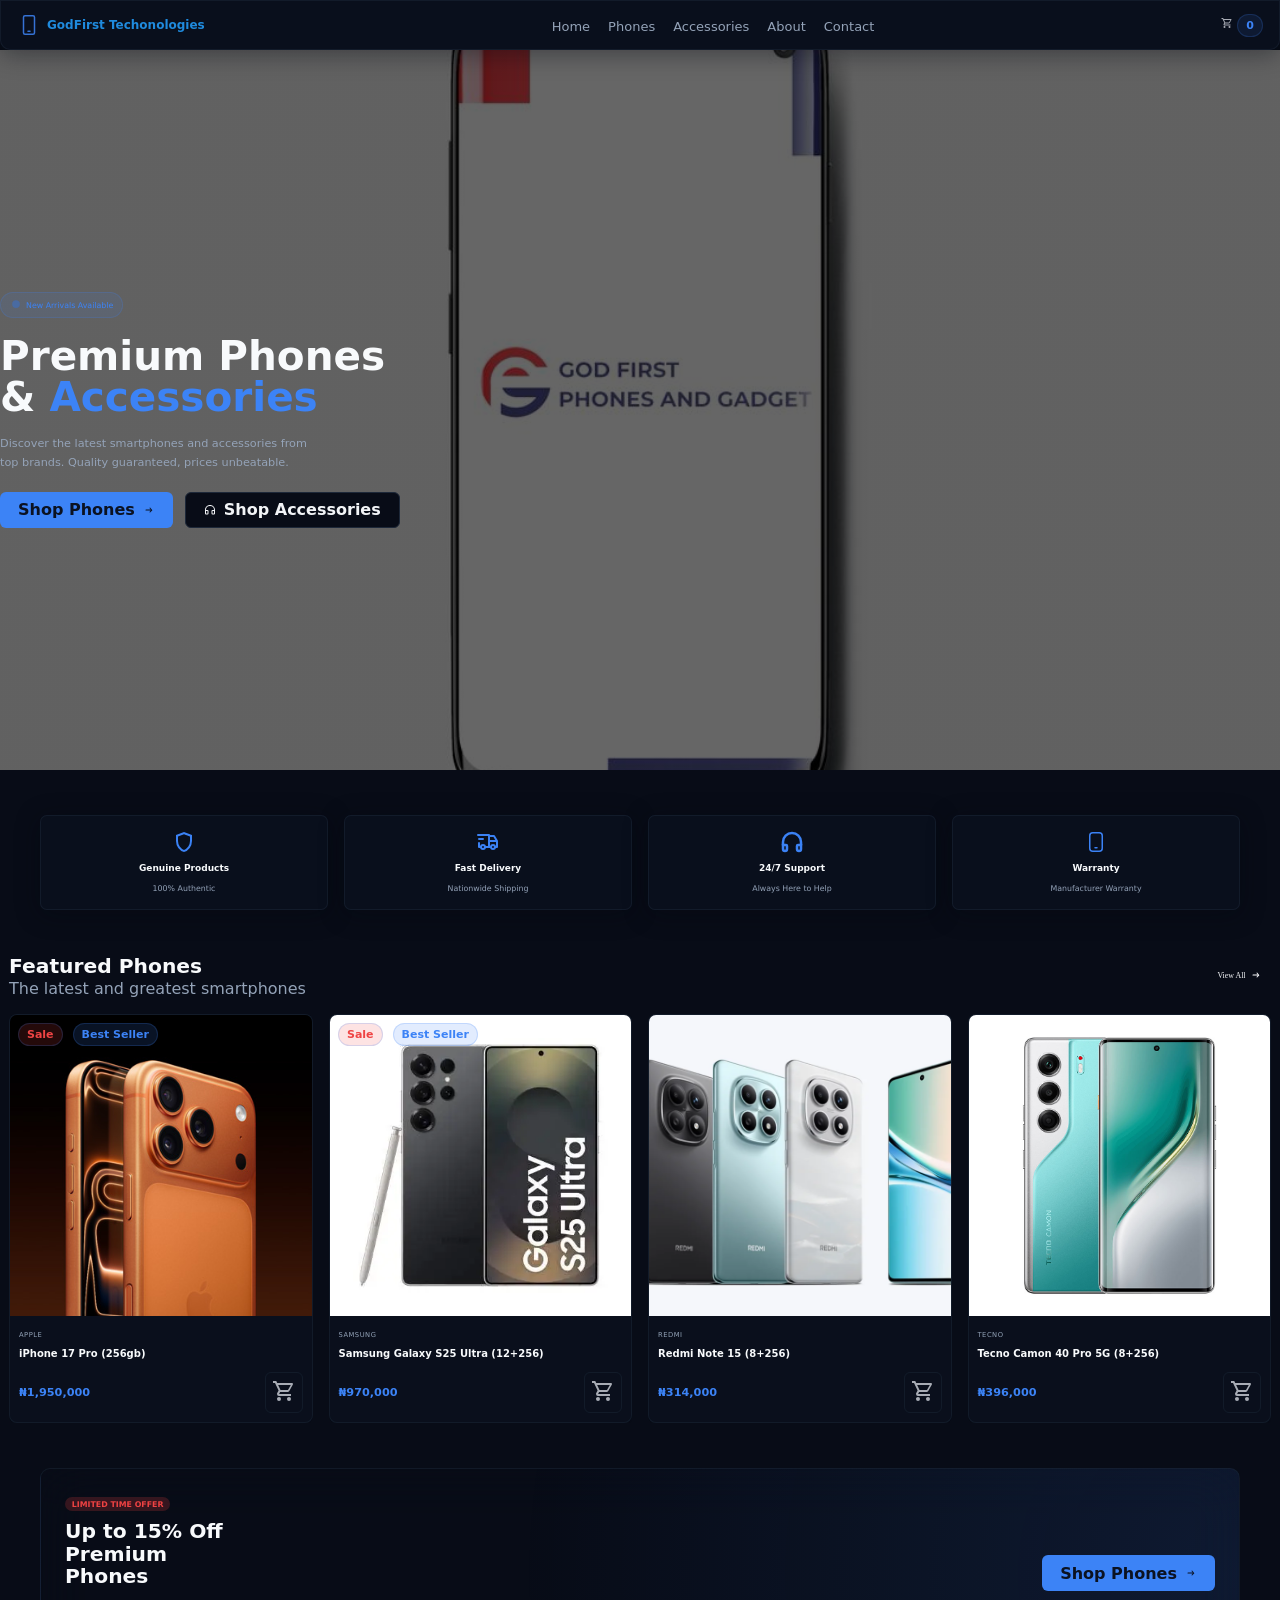
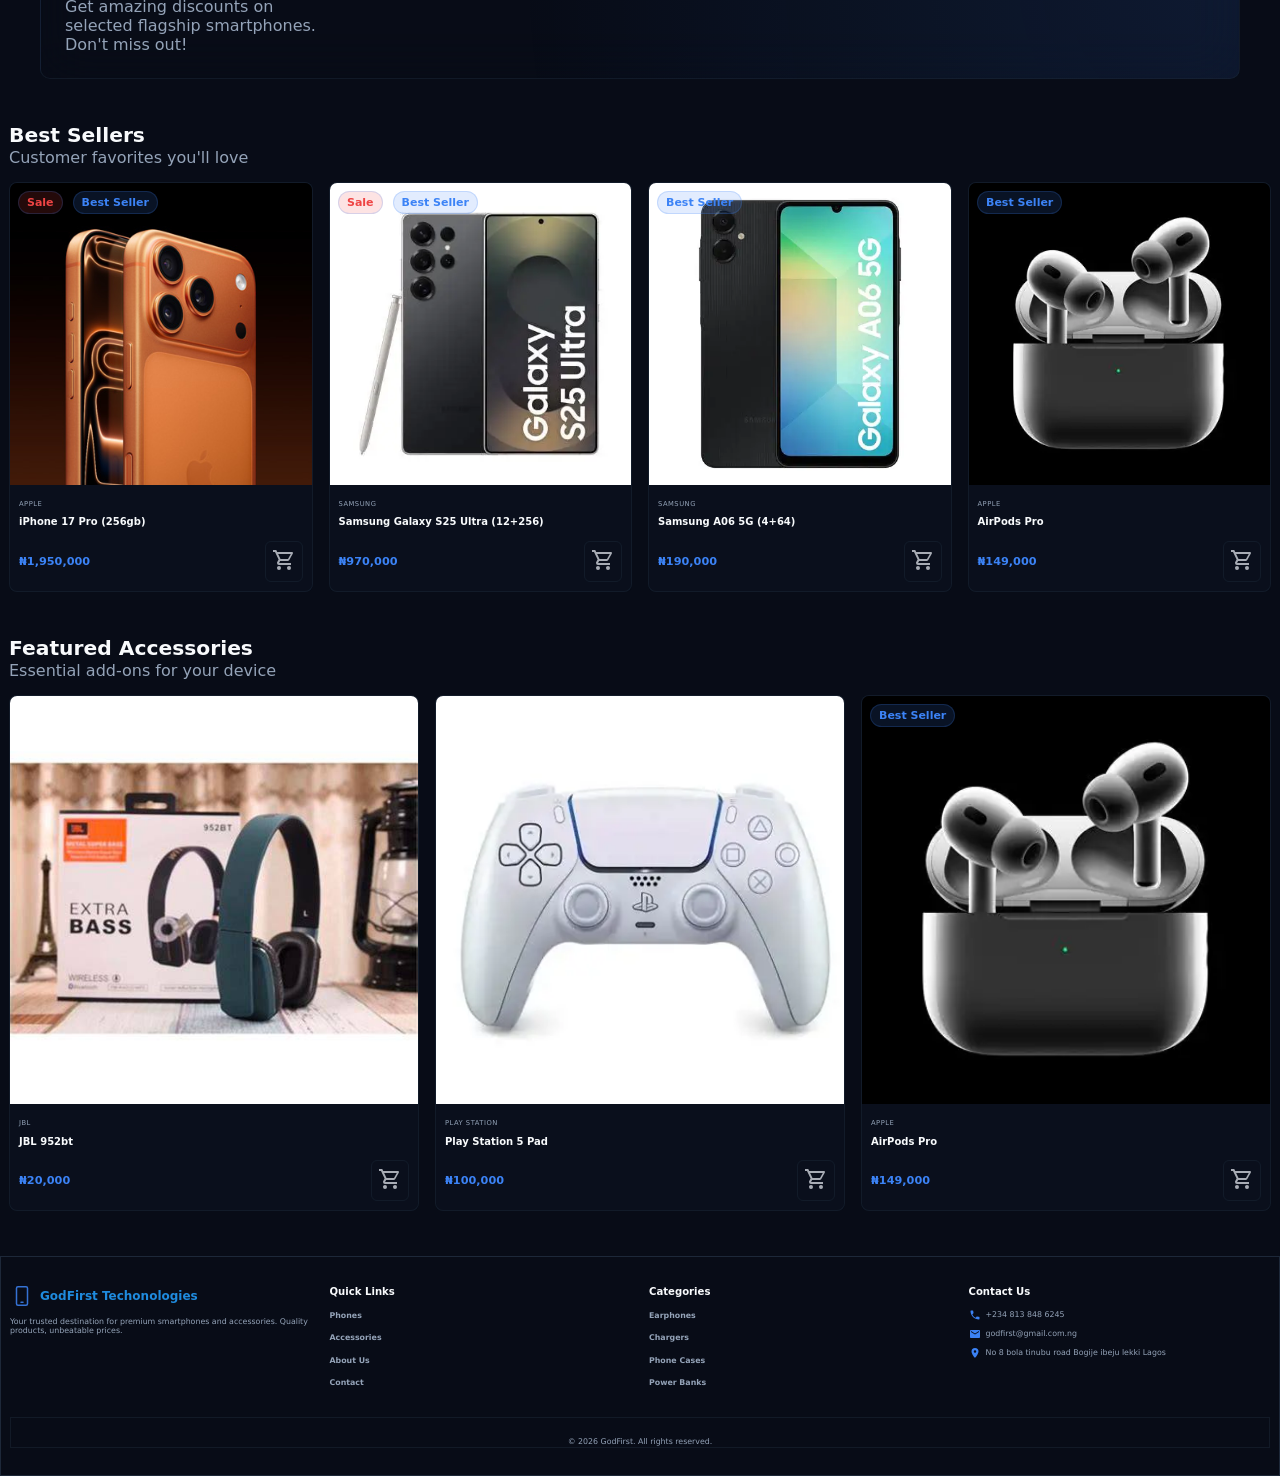
<file: index.html>
<!DOCTYPE html>
<html lang="en">
<head>
    <meta charset="UTF-8">
    <meta name="viewport" content="width=device-width, initial-scale=1.0">
    <title>Phone_Accessories</title>
    <link rel="stylesheet" href="style.css">
</head>
<body class="body">

<nav class="nav">
    <div class="container">
        <div class="container_flex">

            <!-- Logo -->
            <a href="#" class="nav_icon_txt" aria-label="Homepage">
                <!-- <img src="images/skolari_logo.png" alt="" class="skolari_logo"> -->
                <svg xmlns="http://www.w3.org/2000/svg" width="24" height="24" viewBox="0 0 24 24"><path fill="rgb(53, 114, 212)" d="M11 17.5a.75.75 0 0 0 0 1.5h2a.75.75 0 0 0 0-1.5z"/><path fill="rgb(53, 114, 212)" fill-rule="evenodd" d="M8 2a2.25 2.25 0 0 0-2.25 2.25v15.5A2.25 2.25 0 0 0 8 22h8a2.25 2.25 0 0 0 2.25-2.25V4.25A2.25 2.25 0 0 0 16 2zm-.75 2.25A.75.75 0 0 1 8 3.5h8a.75.75 0 0 1 .75.75v15.5a.75.75 0 0 1-.75.75H8a.75.75 0 0 1-.75-.75z" clip-rule="evenodd"/></svg>
                <span>GodFirst Techonologies</span>
            </a>

            <!-- Navigation Links -->
            <ul class="header_context">
                <li><a href="index.html">Home</a></li>
                <li><a href="phone.html">Phones</a></li>
                <li><a href="accessories.html">Accessories</a></li>
                <li><a href="about.html">About</a></li>
                <li><a href="contact.html">Contact</a></li>
            </ul>

            <!-- Right icons -->
            <div class="nav_actions">
                <a href="cart.html" class="cart-icon" aria-label="Cart">
                   <svg xmlns="http://www.w3.org/2000/svg" width="12" height="12" viewBox="0 0 24 24"><path fill="rgb(168, 172, 181)" d="M17 18a2 2 0 0 1 2 2a2 2 0 0 1-2 2a2 2 0 0 1-2-2c0-1.11.89-2 2-2M1 2h3.27l.94 2H20a1 1 0 0 1 1 1c0 .17-.05.34-.12.5l-3.58 6.47c-.34.61-1 1.03-1.75 1.03H8.1l-.9 1.63l-.03.12a.25.25 0 0 0 .25.25H19v2H7a2 2 0 0 1-2-2c0-.35.09-.68.24-.96l1.36-2.45L3 4H1zm6 16a2 2 0 0 1 2 2a2 2 0 0 1-2 2a2 2 0 0 1-2-2c0-1.11.89-2 2-2m9-7l2.78-5H6.14l2.36 5z"/></svg>
                    <span id="cart-count" class="badge">0</span>
                </a>

                <!-- Hamburger -->
                <button class="hamburger" aria-label="Menu">
                    <span></span>
                    <span></span>
                    <span></span>
                </button>
            </div>

        </div>
    </div>
</nav>
<!-- Home Display -->
 <section class="Home_display">
    <!-- <div class="home_display_div"></div> -->
<div class="home_div">
<div class="inline_flex">
<span><svg xmlns="http://www.w3.org/2000/svg" width="12" height="12" viewBox="0 0 24 24"><path fill="rgb(53, 114, 212)" d="M4.25 12a7.75 7.75 0 1 1 15.5 0a7.75 7.75 0 0 1-15.5 0" opacity="0.5"/></svg></span>
<span>New Arrivals Available</span>
</div>
<h1>Premium Phones &
<span>Accessories</span></h1>
<p>Discover the latest smartphones and accessories from top brands. Quality guaranteed, prices unbeatable.</p>
<div class="hero_actions">
    <a href="phone.html" class="btn_primary">
        Shop Phones
        <svg xmlns="http://www.w3.org/2000/svg" width="12" height="12" viewBox="0 0 24 24">
            <path fill="currentColor"
                d="M14.707 7.293a1 1 0 1 0-1.414 1.414L15.586 11H6a1 1 0 1 0 0 2h9.586l-2.293 2.293a1 1 0 0 0 1.414 1.414l4-4z"/>
        </svg>
    </a>

    <a href="accessories.html" class="btn_secondary">
        <svg xmlns="http://www.w3.org/2000/svg" width="12" height="12" viewBox="0 0 24 24"><path fill="rgb(242, 244, 247)" d="M12 4a8 8 0 0 0-8 8h3a2 2 0 0 1 2 2v5a2 2 0 0 1-2 2H4a2 2 0 0 1-2-2v-7C2 6.477 6.477 2 12 2s10 4.477 10 10v7a2 2 0 0 1-2 2h-3a2 2 0 0 1-2-2v-5a2 2 0 0 1 2-2h3a8 8 0 0 0-8-8M4 14v5h3v-5zm13 0v5h3v-5z"/></svg>
        Shop Accessories
    </a>
</div>

</div>
 </section>
 <!-- support section -->
  <section class="support_section">
<div class="support_grid">
    <!-- Geniue Product -->
    <div class="support_category">
<svg xmlns="http://www.w3.org/2000/svg" width="24" height="24" viewBox="0 0 24 24"><path fill="rgb(59, 130, 245)" d="M12 22q-3.475-.875-5.738-3.988T4 11.1V5l8-3l8 3v6.1q0 3.8-2.262 6.913T12 22m0-2.1q2.6-.825 4.3-3.3t1.7-5.5V6.375l-6-2.25l-6 2.25V11.1q0 3.025 1.7 5.5t4.3 3.3m0-7.9"/></svg>
<h3>Genuine Products</h3>
<p>100% Authentic</p>
    </div>
    <!-- Fast Delivery -->
     <div class="support_category">
        <svg xmlns="http://www.w3.org/2000/svg" width="24" height="24" viewBox="0 0 24 24"><g fill="none" stroke="rgb(59, 130, 245)" stroke-linecap="round" stroke-linejoin="round" stroke-width="2"><path d="M5 17a2 2 0 1 0 4 0a2 2 0 1 0-4 0m10 0a2 2 0 1 0 4 0a2 2 0 1 0-4 0"/><path d="M5 17H3v-4M2 5h11v12m-4 0h6m4 0h2v-6h-8m0-5h5l3 5M3 9h4"/></g></svg>
        <h3>Fast Delivery</h3>
        <p>Nationwide Shipping</p>
    </div>
    <!-- 27/7 Support -->
     <div class="support_category">
        <svg xmlns="http://www.w3.org/2000/svg" width="24" height="24" viewBox="0 0 24 24"><g fill="none"><path stroke="rgb(59, 130, 245)" stroke-linecap="round" stroke-width="2.5" d="M21 15v-3a9 9 0 1 0-18 0v3"/><path fill="rgb(59, 130, 245)" d="M3 15v-1.25H1.75V15zm0 1.25h3v-2.5H3zM5.75 16v3h2.5v-3zm-1.5 3v-4h-2.5v4zm.75.75a.75.75 0 0 1-.75-.75h-2.5A3.25 3.25 0 0 0 5 22.25zm.75-.75a.75.75 0 0 1-.75.75v2.5A3.25 3.25 0 0 0 8.25 19zM6 16.25a.25.25 0 0 1-.25-.25h2.5A2.25 2.25 0 0 0 6 13.75zM21 15h1.25v-1.25H21zm-3 1.25h3v-2.5h-3zM19.75 15v4h2.5v-4zm-1.5 4v-3h-2.5v3zm.75.75a.75.75 0 0 1-.75-.75h-2.5A3.25 3.25 0 0 0 19 22.25zm.75-.75a.75.75 0 0 1-.75.75v2.5A3.25 3.25 0 0 0 22.25 19zM18 13.75A2.25 2.25 0 0 0 15.75 16h2.5a.25.25 0 0 1-.25.25z"/></g></svg>
        <h3>24/7 Support</h3>
        <p>Always Here to Help</p>
    </div>
    <!-- Warranty -->
     <div class="support_category">
        <svg xmlns="http://www.w3.org/2000/svg" width="24" height="24" viewBox="0 0 24 24"><g fill="none" stroke="rgb(59, 130, 245)" stroke-linecap="round" stroke-linejoin="round" stroke-width="1.5"><rect width="12.5" height="18.5" x="5.75" y="2.75" rx="3"/><path d="M11 17.75h2"/></g></svg>
        <h3>Warranty</h3>
        <p>Manufacturer Warranty</p>
    </div>
</div>
  </section>
  <!-- Product Display -->
   <section class="product_display_section">
<div class="feature_div">
    <div class="feature_txt_div">
        <h2>Featured Phones</h2>
        <p>The latest and greatest smartphones</p>
    </div>
    <a href="phone.html" class="display_view_all">
        View All
        <svg xmlns="http://www.w3.org/2000/svg" width="12" height="12" viewBox="0 0 24 24">
            <path fill="currentColor"
                d="M14.707 7.293a1 1 0 1 0-1.414 1.414L15.586 11H6a1 1 0 1 0 0 2h9.586l-2.293 2.293a1 1 0 0 0 1.414 1.414l4-4z"/>
        </svg>
    </a>
</div>
<div class="items_display_grid">
<div class="item_display_product">
    <div class="item_img">
        <a href="product.html?id=iphone_17pro">
            <img src="iphone/iphone_17pro__0s6piftg70ym_large.jpeg" alt="iPhone 17 Pro Max"></a>
        <div class="product_badges">
            <span class="badge sale">Sale</span>
            <span class="badge best">Best Seller</span>
        </div>
    </div>
    <div class="phone_details"
     data-id="iphone-17-pro-max"
     data-name="iPhone 17 Pro Max (256gb)"
     data-brand="Apple"
     data-price="1950000"
     data-image="iphone/iphone_17pro__0s6piftg70ym_large.jpeg">
<div class="detail_txt">
<p class="brand">APPLE</p>
<h3>
    <a href="product.html?id=iphone_17pro">iPhone 17 Pro (256gb)</a>
</h3>
</div>
<div class="price_cart_flex">
<div class="price">
                <span class="current">₦1,950,000</span>
                <!-- <span class="old">₦899,000</span> -->
            </div>
 <button class="cart_btn" aria-label="Add to cart">
<svg xmlns="http://www.w3.org/2000/svg" width="24" height="24" viewBox="0 0 24 24"><path fill="rgb(168, 172, 181)" d="M17 18a2 2 0 0 1 2 2a2 2 0 0 1-2 2a2 2 0 0 1-2-2c0-1.11.89-2 2-2M1 2h3.27l.94 2H20a1 1 0 0 1 1 1c0 .17-.05.34-.12.5l-3.58 6.47c-.34.61-1 1.03-1.75 1.03H8.1l-.9 1.63l-.03.12a.25.25 0 0 0 .25.25H19v2H7a2 2 0 0 1-2-2c0-.35.09-.68.24-.96l1.36-2.45L3 4H1zm6 16a2 2 0 0 1 2 2a2 2 0 0 1-2 2a2 2 0 0 1-2-2c0-1.11.89-2 2-2m9-7l2.78-5H6.14l2.36 5z"/></svg>
            </button>
</div>
    </div>
</div>
<!--  -->
<div class="item_display_product">
    <div class="item_img">
        <a href="product.html?id=S25ultra">
            <img src="samsung/S25ultra.webp" alt="Samsung Galaxy S25 Ultra"></a>
           <div class="product_badges">
            <span class="badge sale">Sale</span>
            <span class="badge best">Best Seller</span>
        </div>

    </div>
    <div class="phone_details"  data-id="samsung-s25-ultra"
     data-name="Samsung Galaxy S25 Ultra (12+256)"
     data-brand="Samsung"
     data-price="970000"
     data-image="images/samsungs21.jfif">
<div class="detail_txt">
<p class="brand">Samsung</p>
<h3>
    <a href="product.html?id=S25ultra">Samsung Galaxy S25 Ultra (12+256)</a>
</h3>
</div>
<div class="price_cart_flex">
<div class="price">
                <span class="current">₦970,000</span>
                <!-- <span class="old">₦849,000</span> -->
            </div>
 <button class="cart_btn" aria-label="Add to cart">
              <svg xmlns="http://www.w3.org/2000/svg" width="24" height="24" viewBox="0 0 24 24"><path fill="rgb(168, 172, 181)" d="M17 18a2 2 0 0 1 2 2a2 2 0 0 1-2 2a2 2 0 0 1-2-2c0-1.11.89-2 2-2M1 2h3.27l.94 2H20a1 1 0 0 1 1 1c0 .17-.05.34-.12.5l-3.58 6.47c-.34.61-1 1.03-1.75 1.03H8.1l-.9 1.63l-.03.12a.25.25 0 0 0 .25.25H19v2H7a2 2 0 0 1-2-2c0-.35.09-.68.24-.96l1.36-2.45L3 4H1zm6 16a2 2 0 0 1 2 2a2 2 0 0 1-2 2a2 2 0 0 1-2-2c0-1.11.89-2 2-2m9-7l2.78-5H6.14l2.36 5z"/></svg>
            </button>
</div>
    </div>
</div>
<!--  -->
<div class="item_display_product">
    <div class="item_img">
        <a href="product.html?id=Redmi-Note-15">
            <img src="redmi/Redmi-Note-15.webp" alt="Redmi Note 15"></a>
        <!-- <div class="product_badges">
            <span class="badge sale">Sale</span>
            <span class="badge best">Best Seller</span>
        </div> -->
    </div>
    <div class="phone_details" data-id="Redmi-Note-15"
        data-name="Redmi Note 15 (8+256)"
        data-brand="Redmi"
        data-price="314000"
        data-image="redmi/Redmi-Note-15.webp">
<div class="detail_txt">
<p class="brand">Redmi</p>
<h3>
    <a href="product.html?id=Redmi-Note-15">Redmi Note 15 (8+256)</a>
</h3>
</div>
<div class="price_cart_flex">
<div class="price">
                <span class="current">₦314,000</span>
                <!-- <span class="old">₦899,000</span> -->
            </div>
 <button class="cart_btn" aria-label="Add to cart">
<svg xmlns="http://www.w3.org/2000/svg" width="24" height="24" viewBox="0 0 24 24"><path fill="rgb(168, 172, 181)" d="M17 18a2 2 0 0 1 2 2a2 2 0 0 1-2 2a2 2 0 0 1-2-2c0-1.11.89-2 2-2M1 2h3.27l.94 2H20a1 1 0 0 1 1 1c0 .17-.05.34-.12.5l-3.58 6.47c-.34.61-1 1.03-1.75 1.03H8.1l-.9 1.63l-.03.12a.25.25 0 0 0 .25.25H19v2H7a2 2 0 0 1-2-2c0-.35.09-.68.24-.96l1.36-2.45L3 4H1zm6 16a2 2 0 0 1 2 2a2 2 0 0 1-2 2a2 2 0 0 1-2-2c0-1.11.89-2 2-2m9-7l2.78-5H6.14l2.36 5z"/></svg>
            </button>
</div>
    </div>
</div>
<!--  -->
<div class="item_display_product">
    <div class="item_img">
     <a href="product.html?id=Tecno-Camon-40-Pro-5G">
  <img src="Tecno/Tecno-Camon-40-Pro-5G_featured-image-packshot-review.jpg" alt="Tecno Camon 40 Pro 5G">
</a>
         <!-- <div class="product_badges">
            <span class="badge sale">Sale</span>
            <span class="badge best">Best Seller</span>
        </div> -->
    </div>
    <div class="phone_details"  data-id="Tecno-Camon-40-Pro-5G"
         data-name="Tecno Camon 40 Pro 5G (8+256)"
         data-brand="Tecno"
         data-price="396000"
         data-image="Tecno/Tecno-Camon-40-Pro-5G_featured-image-packshot-review.jpg">
<div class="detail_txt">
<p class="brand">Tecno</p>
<h3>
  <a href="product.html?id=Tecno-Camon-40-Pro-5G">Tecno Camon 40 Pro 5G (8+256)</a>
</h3>

</div>
<div class="price_cart_flex">
<div class="price">
                <span class="current">₦396,000</span>
                <!-- <span class="old">₦899,000</span> -->
            </div>
 <button class="cart_btn" aria-label="Add to cart">
<svg xmlns="http://www.w3.org/2000/svg" width="24" height="24" viewBox="0 0 24 24"><path fill="rgb(168, 172, 181)" d="M17 18a2 2 0 0 1 2 2a2 2 0 0 1-2 2a2 2 0 0 1-2-2c0-1.11.89-2 2-2M1 2h3.27l.94 2H20a1 1 0 0 1 1 1c0 .17-.05.34-.12.5l-3.58 6.47c-.34.61-1 1.03-1.75 1.03H8.1l-.9 1.63l-.03.12a.25.25 0 0 0 .25.25H19v2H7a2 2 0 0 1-2-2c0-.35.09-.68.24-.96l1.36-2.45L3 4H1zm6 16a2 2 0 0 1 2 2a2 2 0 0 1-2 2a2 2 0 0 1-2-2c0-1.11.89-2 2-2m9-7l2.78-5H6.14l2.36 5z"/></svg>
            </button>
</div>
    </div>
</div>
</div>
   </section>
   <!-- Offer Txt Section -->
    <section class="offer_txt_section">
<div class="offer_txt_div">
    <div class="offer_txt">
<span>LIMITED TIME OFFER</span>
<h3>Up to 15% Off
Premium Phones</h3>
<p>Get amazing discounts on selected flagship smartphones. Don't miss out!</p>
    </div>
    <a href="phone.html" class="btn_primary">
        Shop Phones
        <svg xmlns="http://www.w3.org/2000/svg" width="12" height="12" viewBox="0 0 24 24">
            <path fill="currentColor"
                d="M14.707 7.293a1 1 0 1 0-1.414 1.414L15.586 11H6a1 1 0 1 0 0 2h9.586l-2.293 2.293a1 1 0 0 0 1.414 1.414l4-4z"/>
        </svg>
    </a>

</div>
    </section>
    <!-- Best selling Section (Reusing Featured Phones Code ) -->
       <section class="product_display_section">
<div class="feature_div">
    <div class="feature_txt_div">
        <h2>Best Sellers</h2>
        <p>Customer favorites you'll love</p>
    </div>
    <!-- <a href="#" class="display_view_all">
        View All
        <svg xmlns="http://www.w3.org/2000/svg" width="12" height="12" viewBox="0 0 24 24">
            <path fill="currentColor"
                d="M14.707 7.293a1 1 0 1 0-1.414 1.414L15.586 11H6a1 1 0 1 0 0 2h9.586l-2.293 2.293a1 1 0 0 0 1.414 1.414l4-4z"/>
        </svg>
    </a> -->
</div>
<div class="items_display_grid">
<div class="item_display_product">
    <div class="item_img">
        <a href="product.html?id=iphone_17pro">
            <img src="iphone/iphone_17pro__0s6piftg70ym_large.jpeg" alt="iPhone 17 Pro Max"></a>
        <div class="product_badges">
            <span class="badge sale">Sale</span>
            <span class="badge best">Best Seller</span>
        </div>
    </div>
    <div class="phone_details"
     data-id="iphone-17-pro-max"
     data-name="iPhone 17 Pro Max (256gb)"
     data-brand="Apple"
     data-price="1950000"
     data-image="iphone/iphone_17pro__0s6piftg70ym_large.jpeg">
<div class="detail_txt">
<p class="brand">APPLE</p>
<h3>
    <a href="product.html?id=iphone_17pro">iPhone 17 Pro (256gb)</a>
</h3>
</div>
<div class="price_cart_flex">
<div class="price">
                <span class="current">₦1,950,000</span>
                <!-- <span class="old">₦899,000</span> -->
            </div>
 <button class="cart_btn" aria-label="Add to cart">
<svg xmlns="http://www.w3.org/2000/svg" width="24" height="24" viewBox="0 0 24 24"><path fill="rgb(168, 172, 181)" d="M17 18a2 2 0 0 1 2 2a2 2 0 0 1-2 2a2 2 0 0 1-2-2c0-1.11.89-2 2-2M1 2h3.27l.94 2H20a1 1 0 0 1 1 1c0 .17-.05.34-.12.5l-3.58 6.47c-.34.61-1 1.03-1.75 1.03H8.1l-.9 1.63l-.03.12a.25.25 0 0 0 .25.25H19v2H7a2 2 0 0 1-2-2c0-.35.09-.68.24-.96l1.36-2.45L3 4H1zm6 16a2 2 0 0 1 2 2a2 2 0 0 1-2 2a2 2 0 0 1-2-2c0-1.11.89-2 2-2m9-7l2.78-5H6.14l2.36 5z"/></svg>
            </button>
</div>
    </div>
</div>
<!--  -->
<div class="item_display_product">
    <div class="item_img">
        <a href="product.html?id=S25ultra">
            <img src="samsung/S25ultra.webp" alt="Samsung Galaxy S25 Ultra"></a>
           <div class="product_badges">
            <span class="badge sale">Sale</span>
            <span class="badge best">Best Seller</span>
        </div>

    </div>
    <div class="phone_details"  data-id="samsung-s25-ultra"
     data-name="Samsung Galaxy S25 Ultra (12+256)"
     data-brand="Samsung"
     data-price="970000"
     data-image="images/samsungs21.jfif">
<div class="detail_txt">
<p class="brand">Samsung</p>
<h3>
    <a href="product.html?id=S25ultra">Samsung Galaxy S25 Ultra (12+256)</a>
</h3>
</div>
<div class="price_cart_flex">
<div class="price">
                <span class="current">₦970,000</span>
                <!-- <span class="old">₦849,000</span> -->
            </div>
 <button class="cart_btn" aria-label="Add to cart">
              <svg xmlns="http://www.w3.org/2000/svg" width="24" height="24" viewBox="0 0 24 24"><path fill="rgb(168, 172, 181)" d="M17 18a2 2 0 0 1 2 2a2 2 0 0 1-2 2a2 2 0 0 1-2-2c0-1.11.89-2 2-2M1 2h3.27l.94 2H20a1 1 0 0 1 1 1c0 .17-.05.34-.12.5l-3.58 6.47c-.34.61-1 1.03-1.75 1.03H8.1l-.9 1.63l-.03.12a.25.25 0 0 0 .25.25H19v2H7a2 2 0 0 1-2-2c0-.35.09-.68.24-.96l1.36-2.45L3 4H1zm6 16a2 2 0 0 1 2 2a2 2 0 0 1-2 2a2 2 0 0 1-2-2c0-1.11.89-2 2-2m9-7l2.78-5H6.14l2.36 5z"/></svg>
            </button>
</div>
    </div>
</div>
<!--  -->
<div class="item_display_product">
    <div class="item_img">
        <a href="product.html?id=A065G">
            <img src="samsung/A065G.webp" alt="A065G"></a>
        <div class="product_badges">
            <!-- <span class="badge sale">Sale</span> -->
            <span class="badge best">Best Seller</span>
        </div>
    </div>
    <div class="phone_details"  data-id="Samsung-A065G"
     data-name="Samsung A06 5G (4+64)"
     data-brand="Samsung"
     data-price="190000"
     data-image="samsung/A065G.webp">
<div class="detail_txt">
<p class="brand">Samsung</p>
<h3>
    <a href="product.html?id=A065G">Samsung A06 5G (4+64)</a>
</h3>
</div>
<div class="price_cart_flex">
<div class="price">
                <span class="current">₦190,000</span>
                <!-- <span class="old">₦899,000</span> -->
            </div>
 <button class="cart_btn" aria-label="Add to cart">
<svg xmlns="http://www.w3.org/2000/svg" width="24" height="24" viewBox="0 0 24 24"><path fill="rgb(168, 172, 181)" d="M17 18a2 2 0 0 1 2 2a2 2 0 0 1-2 2a2 2 0 0 1-2-2c0-1.11.89-2 2-2M1 2h3.27l.94 2H20a1 1 0 0 1 1 1c0 .17-.05.34-.12.5l-3.58 6.47c-.34.61-1 1.03-1.75 1.03H8.1l-.9 1.63l-.03.12a.25.25 0 0 0 .25.25H19v2H7a2 2 0 0 1-2-2c0-.35.09-.68.24-.96l1.36-2.45L3 4H1zm6 16a2 2 0 0 1 2 2a2 2 0 0 1-2 2a2 2 0 0 1-2-2c0-1.11.89-2 2-2m9-7l2.78-5H6.14l2.36 5z"/></svg>
            </button>
</div>
    </div>
</div>
<!--  -->
<div class="item_display_product">
    <div class="item_img">
        <a href="product.html?id=Airpods_Pro"><img src="accessories/AirPod pro.webp" alt="AirPods Pro (2nd Gen)"></a>
         <div class="product_badges">
            <!-- <span class="badge sale">Sale</span> -->
            <span class="badge best">Best Seller</span>
        </div>
    </div>
    <div class="phone_details"  data-id="Airpods_Pro"
     data-name="AirPods Pro"
     data-brand="Apple"
     data-price="149000"
     data-image="accessories/AirPod pro.webp">
<div class="detail_txt">
<p class="brand">Apple</p>
<h3>
    <a href="product.html?id=Airpods_Pro">AirPods Pro</a>
</h3>
</div>
<div class="price_cart_flex">
<div class="price">
                <span class="current">₦149,000</span>
                <!-- <span class="old">₦899,000</span> -->
            </div>
 <button class="cart_btn" aria-label="Add to cart">
<svg xmlns="http://www.w3.org/2000/svg" width="24" height="24" viewBox="0 0 24 24"><path fill="rgb(168, 172, 181)" d="M17 18a2 2 0 0 1 2 2a2 2 0 0 1-2 2a2 2 0 0 1-2-2c0-1.11.89-2 2-2M1 2h3.27l.94 2H20a1 1 0 0 1 1 1c0 .17-.05.34-.12.5l-3.58 6.47c-.34.61-1 1.03-1.75 1.03H8.1l-.9 1.63l-.03.12a.25.25 0 0 0 .25.25H19v2H7a2 2 0 0 1-2-2c0-.35.09-.68.24-.96l1.36-2.45L3 4H1zm6 16a2 2 0 0 1 2 2a2 2 0 0 1-2 2a2 2 0 0 1-2-2c0-1.11.89-2 2-2m9-7l2.78-5H6.14l2.36 5z"/></svg>
            </button>
</div>
    </div>
</div>
</div>
<!-- Grid -->
   </section>
   <!-- Featured Accessories -->
      <section class="product_display_section">
<div class="feature_div">
    <div class="feature_txt_div">
        <h2>Featured Accessories</h2>
        <p>Essential add-ons for your device</p>
    </div>
    <!-- <a href="#" class="display_view_all">
        View All
        <svg xmlns="http://www.w3.org/2000/svg" width="12" height="12" viewBox="0 0 24 24">
            <path fill="currentColor"
                d="M14.707 7.293a1 1 0 1 0-1.414 1.414L15.586 11H6a1 1 0 1 0 0 2h9.586l-2.293 2.293a1 1 0 0 0 1.414 1.414l4-4z"/>
        </svg>
    </a> -->
</div>
<div class="items_display_grid">
<div class="item_display_product">
    <div class="item_img">
        <a href="product.html?id=952bt">
            <img src="accessories/952bt Headset.jfif" alt="JBL 952bt"></a>
         <div class="product_badges">
            <!-- <span class="badge sale">Sale</span> -->
            <!-- <span class="badge best">Best Seller</span> -->
        </div>
    </div>
    <div class="phone_details"  data-id="JBL 952bt"
     data-name="JBL 952bt"
     data-brand="Earphones-Headphones"
     data-price="20000"
     data-image="accessories/952bt Headset.jfif">
<div class="detail_txt">
<p class="brand">jbl</p>
<h3>
    <a href="product.html?id=952bt">JBL 952bt</a>
</h3>
</div>
<div class="price_cart_flex">
<div class="price">
                <span class="current">₦20,000</span>
                <!-- <span class="old">₦899,000</span> -->
            </div>
 <button class="cart_btn" aria-label="Add to cart">
<svg xmlns="http://www.w3.org/2000/svg" width="24" height="24" viewBox="0 0 24 24"><path fill="rgb(168, 172, 181)" d="M17 18a2 2 0 0 1 2 2a2 2 0 0 1-2 2a2 2 0 0 1-2-2c0-1.11.89-2 2-2M1 2h3.27l.94 2H20a1 1 0 0 1 1 1c0 .17-.05.34-.12.5l-3.58 6.47c-.34.61-1 1.03-1.75 1.03H8.1l-.9 1.63l-.03.12a.25.25 0 0 0 .25.25H19v2H7a2 2 0 0 1-2-2c0-.35.09-.68.24-.96l1.36-2.45L3 4H1zm6 16a2 2 0 0 1 2 2a2 2 0 0 1-2 2a2 2 0 0 1-2-2c0-1.11.89-2 2-2m9-7l2.78-5H6.14l2.36 5z"/></svg>
            </button>
</div>
    </div>
</div>
<!--  -->
<div class="item_display_product">
    <div class="item_img">
        <a href="product.html?id=play-station-5-pad">
            <img src="accessories/ps_5pad.webp" alt="Play Station 5 Pad"></a>
         <div class="product_badges">
            <!-- <span class="badge sale">Sale</span> -->
            <!-- <span class="badge best">Best Seller</span> -->
        </div>
    </div>
    <div class="phone_details"  data-id="Play Station 5 Pad"
     data-name="Play Station 5 Pad"
     data-brand="games"
     data-price="100000"
     data-image="accessories/ps_5pad.webp">
<div class="detail_txt">
<p class="brand">Play Station</p>
<h3>
    <a href="product.html?id=play-station-5-pad">Play Station 5 Pad</a>
</h3>
</div>
<div class="price_cart_flex">
<div class="price">
                <span class="current">₦100,000</span>
                <!-- <span class="old">₦899,000</span> -->
            </div>
 <button class="cart_btn" aria-label="Add to cart">
<svg xmlns="http://www.w3.org/2000/svg" width="24" height="24" viewBox="0 0 24 24"><path fill="rgb(168, 172, 181)" d="M17 18a2 2 0 0 1 2 2a2 2 0 0 1-2 2a2 2 0 0 1-2-2c0-1.11.89-2 2-2M1 2h3.27l.94 2H20a1 1 0 0 1 1 1c0 .17-.05.34-.12.5l-3.58 6.47c-.34.61-1 1.03-1.75 1.03H8.1l-.9 1.63l-.03.12a.25.25 0 0 0 .25.25H19v2H7a2 2 0 0 1-2-2c0-.35.09-.68.24-.96l1.36-2.45L3 4H1zm6 16a2 2 0 0 1 2 2a2 2 0 0 1-2 2a2 2 0 0 1-2-2c0-1.11.89-2 2-2m9-7l2.78-5H6.14l2.36 5z"/></svg>
            </button>
</div>
    </div>
</div>
<!--  -->
<!-- <div class="item_display_product">
    <div class="item_img">
        <a href="#"><img src="images/iphone_15.jfif" alt=""></a>
        <div class="product_badges">
            <span class="badge sale">Sale</span>
            <span class="badge best">Best Seller</span>
        </div>
    </div>
    <div class="phone_details">
<div class="detail_txt">
<p class="brand">APPLE</p>
<h3>iPhone 15</h3>
</div>
<div class="price_cart_flex">
<div class="price">
                <span class="current">₦749,000</span>
                <span class="old">₦899,000</span>
            </div>
 <button class="cart_btn" aria-label="Add to cart">
<svg xmlns="http://www.w3.org/2000/svg" width="24" height="24" viewBox="0 0 24 24"><path fill="rgb(168, 172, 181)" d="M17 18a2 2 0 0 1 2 2a2 2 0 0 1-2 2a2 2 0 0 1-2-2c0-1.11.89-2 2-2M1 2h3.27l.94 2H20a1 1 0 0 1 1 1c0 .17-.05.34-.12.5l-3.58 6.47c-.34.61-1 1.03-1.75 1.03H8.1l-.9 1.63l-.03.12a.25.25 0 0 0 .25.25H19v2H7a2 2 0 0 1-2-2c0-.35.09-.68.24-.96l1.36-2.45L3 4H1zm6 16a2 2 0 0 1 2 2a2 2 0 0 1-2 2a2 2 0 0 1-2-2c0-1.11.89-2 2-2m9-7l2.78-5H6.14l2.36 5z"/></svg>
            </button>
</div>
    </div>
</div> -->
<!--  -->
<div class="item_display_product">
    <div class="item_img">
        <a href="product.html?id=Airpods_Pro"><img src="accessories/AirPod pro.webp" alt="AirPods Pro (2nd Gen)"></a>
         <div class="product_badges">
            <!-- <span class="badge sale">Sale</span> -->
            <span class="badge best">Best Seller</span>
        </div>
    </div>
    <div class="phone_details"   data-id="Airpods_Pro"
     data-name="AirPods Pro"
     data-brand="Apple"
     data-price="149000"
     data-image="accessories/AirPod pro.webp">
<div class="detail_txt">
<p class="brand">Apple</p>
<h3>
    <a href="product.html?id=Airpods_Pro">AirPods Pro</a>
</h3>
</div>
<div class="price_cart_flex">
<div class="price">
                <span class="current">₦149,000</span>
                <!-- <span class="old">₦899,000</span> -->
            </div>
 <button  class="cart_btn " aria-label="Add to cart">
<svg  xmlns="http://www.w3.org/2000/svg" width="24" height="24" viewBox="0 0 24 24"><path fill="rgb(168, 172, 181)" d="M17 18a2 2 0 0 1 2 2a2 2 0 0 1-2 2a2 2 0 0 1-2-2c0-1.11.89-2 2-2M1 2h3.27l.94 2H20a1 1 0 0 1 1 1c0 .17-.05.34-.12.5l-3.58 6.47c-.34.61-1 1.03-1.75 1.03H8.1l-.9 1.63l-.03.12a.25.25 0 0 0 .25.25H19v2H7a2 2 0 0 1-2-2c0-.35.09-.68.24-.96l1.36-2.45L3 4H1zm6 16a2 2 0 0 1 2 2a2 2 0 0 1-2 2a2 2 0 0 1-2-2c0-1.11.89-2 2-2m9-7l2.78-5H6.14l2.36 5z"/></svg>
            </button>
</div>
    </div>
</div>
</div>
   </section>
   <!-- Footer -->
    <div class="footer_container">
        <div class="grid_footer_container">
            <div class="footer_logo_txt">
  <a href="#" class="nav_icon_txt" aria-label="Homepage">
                <svg xmlns="http://www.w3.org/2000/svg" width="24" height="24" viewBox="0 0 24 24"><path fill="rgb(53, 114, 212)" d="M11 17.5a.75.75 0 0 0 0 1.5h2a.75.75 0 0 0 0-1.5z"/><path fill="rgb(53, 114, 212)" fill-rule="evenodd" d="M8 2a2.25 2.25 0 0 0-2.25 2.25v15.5A2.25 2.25 0 0 0 8 22h8a2.25 2.25 0 0 0 2.25-2.25V4.25A2.25 2.25 0 0 0 16 2zm-.75 2.25A.75.75 0 0 1 8 3.5h8a.75.75 0 0 1 .75.75v15.5a.75.75 0 0 1-.75.75H8a.75.75 0 0 1-.75-.75z" clip-rule="evenodd"/></svg>
                <span>GodFirst Techonologies</span>
            </a>
            <p>Your trusted destination for premium smartphones and accessories. Quality products, unbeatable prices.</p>
            </div>
            <div class="footer_link">
<h4>Quick Links</h4>
<ul class="footer_ul_link">
    <li><a href="phone.html">Phones</a></li>
    <li><a href="accessories.html">Accessories</a></li>
    <li><a href="about.html">About Us</a></li>
    <li><a href="contact.html">Contact</a></li>
</ul>
            </div>
            <div class="footer_link">
                <h4>Categories</h4>
                <ul class="footer_ul_link">
                    <li><a href="accessories.html?brand=Earphones-Headphones">Earphones</a></li>
                    <li><a href="accessories.html?brand=chargers-cables">Chargers</a></li>
                    <li><a href="accessories.html?brand=phone-cases">Phone Cases</a></li>
                    <li><a href="accessories.html?brand=power-banks">Power Banks</a></li>
                </ul>
            </div>
<div class="footer_contact">
<h4>Contact Us</h4>
<ul class="contact_footer">
    <li class="flex_icon_txt">
        <svg xmlns="http://www.w3.org/2000/svg" width="12" height="12" viewBox="0 0 24 24"><path fill="rgb(59, 130, 245)" d="M6.62 10.79c1.44 2.83 3.76 5.14 6.59 6.59l2.2-2.2c.27-.27.67-.36 1.02-.24c1.12.37 2.33.57 3.57.57c.55 0 1 .45 1 1V20c0 .55-.45 1-1 1c-9.39 0-17-7.61-17-17c0-.55.45-1 1-1h3.5c.55 0 1 .45 1 1c0 1.25.2 2.45.57 3.57c.11.35.03.74-.25 1.02z"/></svg>
        <span>+234 813 848 6245</span>
    </li>
    <li class="flex_icon_txt">
        <svg xmlns="http://www.w3.org/2000/svg" width="12" height="12" viewBox="0 0 24 24"><path fill="rgb(59, 130, 245)" d="M4 20q-.825 0-1.412-.587T2 18V6q0-.825.588-1.412T4 4h16q.825 0 1.413.588T22 6v12q0 .825-.587 1.413T20 20zm8-7l8-5V6l-8 5l-8-5v2z"/></svg>
        <span>godfirst@gmail.com.ng</span>
    </li>
    <li class="flex_icon_txt">
        <svg xmlns="http://www.w3.org/2000/svg" width="12" height="12" viewBox="0 0 24 24"><path fill="rgb(59, 130, 245)" d="M12 11.5A2.5 2.5 0 0 1 9.5 9A2.5 2.5 0 0 1 12 6.5A2.5 2.5 0 0 1 14.5 9a2.5 2.5 0 0 1-2.5 2.5M12 2a7 7 0 0 0-7 7c0 5.25 7 13 7 13s7-7.75 7-13a7 7 0 0 0-7-7"/></svg>
        <span>No 8 bola tinubu road Bogije ibeju lekki Lagos</span>
    </li>
</ul>
            </div>
        </div>
        <div class="border_line">
        <p class="reserved_txt">© 2026 GodFirst. All rights reserved.</p>
        </div>
    </div>
<script src="cart.js"></script>
<script src="index.js"></script>
</body>
</html>
</file>
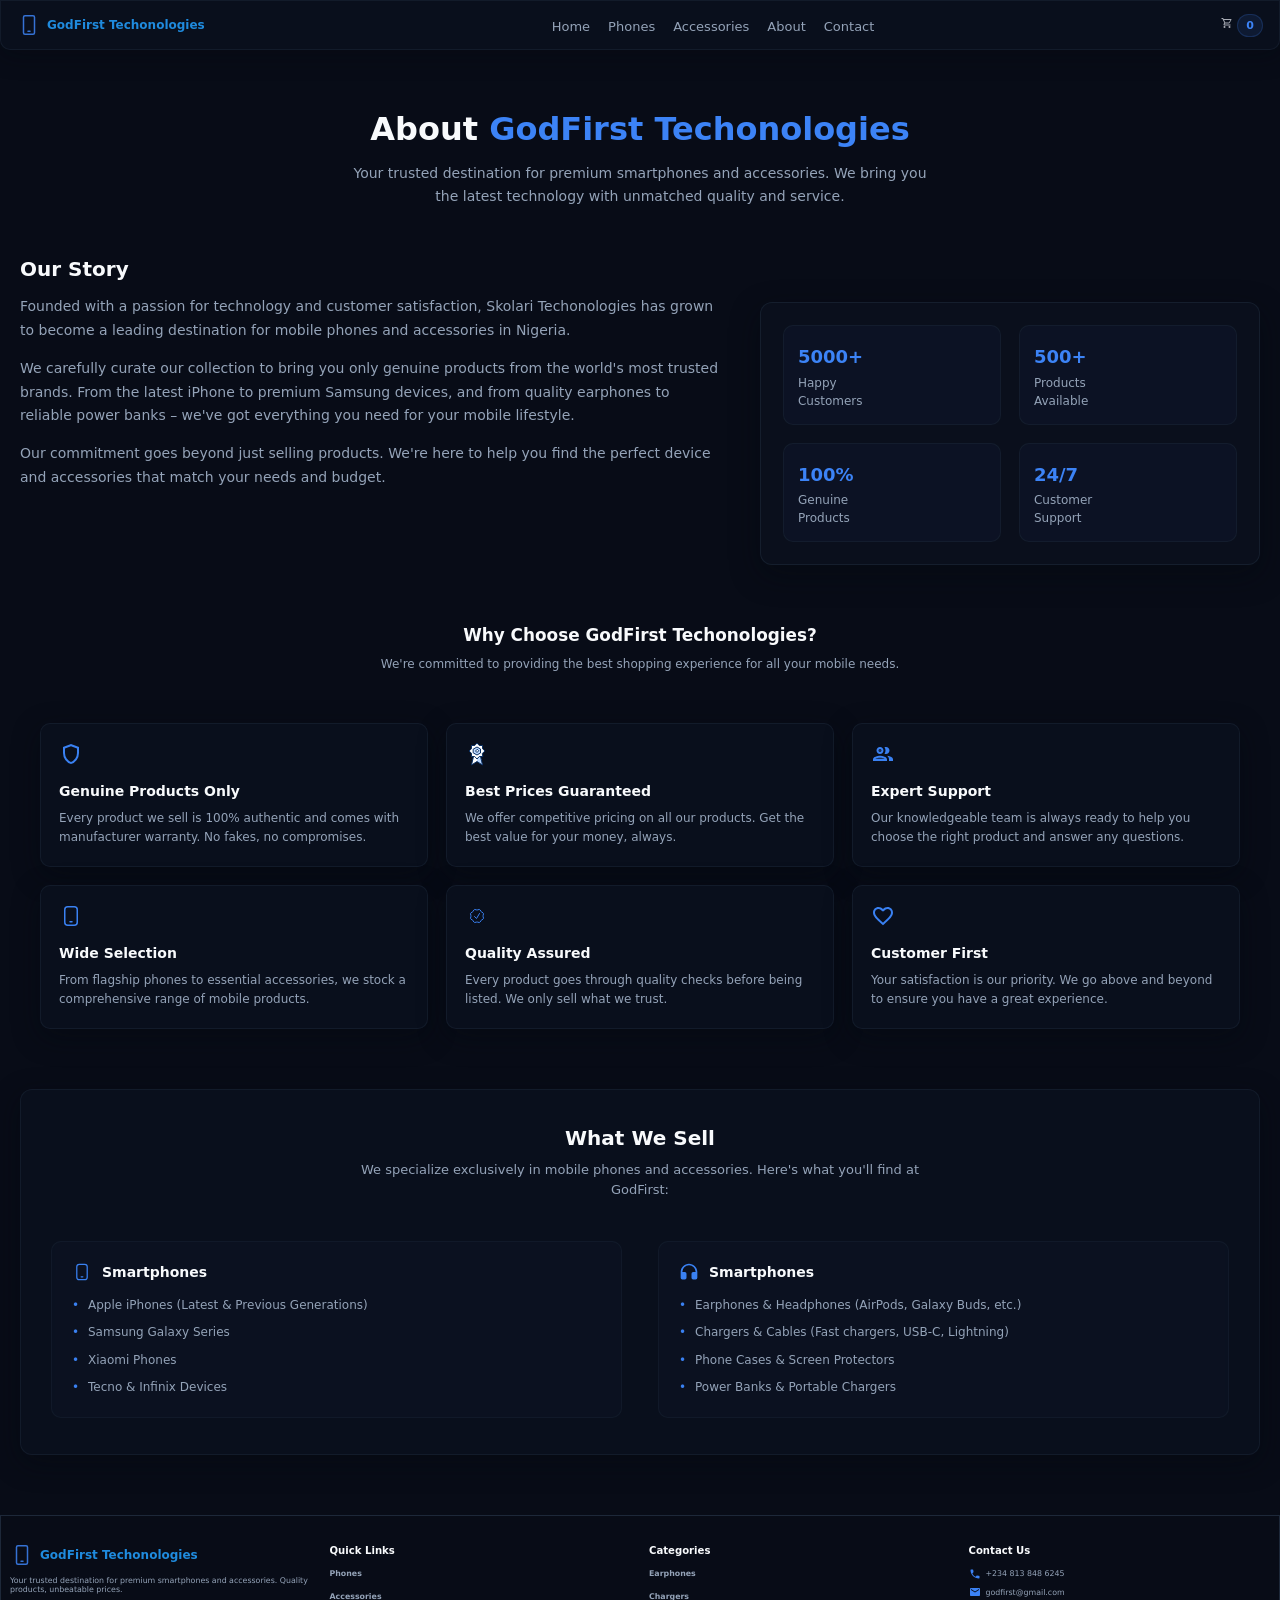
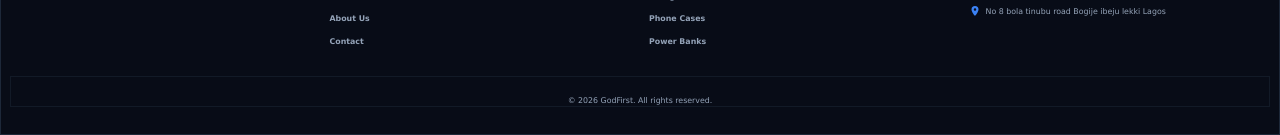
<file: about.html>
<!DOCTYPE html>
<html lang="en">
<head>
    <meta charset="UTF-8">
    <meta name="viewport" content="width=device-width, initial-scale=1.0">
    <title>Document</title>
    <link rel="stylesheet" href="style.css">
    <link rel="stylesheet" href="about.css">
</head>
<body>
     <nav class="nav">
        <div class="container">
            <div class="container_flex">
                <a href="index.html" class="nav_icon_txt" aria-label="Homepage">
                    <svg xmlns="http://www.w3.org/2000/svg" width="24" height="24" viewBox="0 0 24 24">
                        <path fill="rgb(53, 114, 212)" d="M11 17.5a.75.75 0 0 0 0 1.5h2a.75.75 0 0 0 0-1.5z"/>
                        <path fill="rgb(53, 114, 212)" fill-rule="evenodd" d="M8 2a2.25 2.25 0 0 0-2.25 2.25v15.5A2.25 2.25 0 0 0 8 22h8a2.25 2.25 0 0 0 2.25-2.25V4.25A2.25 2.25 0 0 0 16 2zm-.75 2.25A.75.75 0 0 1 8 3.5h8a.75.75 0 0 1 .75.75v15.5a.75.75 0 0 1-.75.75H8a.75.75 0 0 1-.75-.75z" clip-rule="evenodd"/>
                    </svg>
                    <span>GodFirst Techonologies</span>
                </a>

                <ul class="header_context">
                    <li><a href="index.html">Home</a></li>
                    <li><a href="phone.html">Phones</a></li>
                    <li><a href="accessories.html">Accessories</a></li>
                    <li><a href="about.html">About</a></li>
                    <li><a href="contact.html">Contact</a></li>
                </ul>

                <div class="nav_actions">
                    <a href="cart.html" aria-label="Cart">
                        <svg xmlns="http://www.w3.org/2000/svg" width="12" height="12" viewBox="0 0 24 24">
                            <path fill="rgb(168, 172, 181)" d="M17 18a2 2 0 0 1 2 2a2 2 0 0 1-2 2a2 2 0 0 1-2-2c0-1.11.89-2 2-2M1 2h3.27l.94 2H20a1 1 0 0 1 1 1c0 .17-.05.34-.12.5l-3.58 6.47c-.34.61-1 1.03-1.75 1.03H8.1l-.9 1.63l-.03.12a.25.25 0 0 0 .25.25H19v2H7a2 2 0 0 1-2-2c0-.35.09-.68.24-.96l1.36-2.45L3 4H1zm6 16a2 2 0 0 1 2 2a2 2 0 0 1-2 2a2 2 0 0 1-2-2c0-1.11.89-2 2-2m9-7l2.78-5H6.14l2.36 5z"/>
                        </svg>
                        <span class="badge" id="cart-count">0</span>
                    </a>

                    <button class="hamburger" aria-label="Menu">
                        <span></span>
                        <span></span>
                        <span></span>
                    </button>
                </div>
            </div>
        </div>
    </nav>
<div class="container_abt">
<section class="abt_heading">
    <h1>About <span>GodFirst Techonologies</span></h1>
    <p>Your trusted destination for premium smartphones and accessories. We bring you the latest technology with unmatched quality and service.</p>
</section>
<section class="story">
    <div class="grid_story">
        <h2>Our Story</h2>
        <p>Founded with a passion for technology and customer satisfaction, Skolari Techonologies has grown to become a leading destination for mobile phones and accessories in Nigeria.</p>
        <p>We carefully curate our collection to bring you only genuine products from the world's most trusted brands. From the latest iPhone to premium Samsung devices, and from quality earphones to reliable power banks – we've got everything you need for your mobile lifestyle.</p>
        <p>Our commitment goes beyond just selling products. We're here to help you find the perfect device and accessories that match your needs and budget.</p>
    </div>
    <div class="support_container">
        <div class="grid_support_container">
            <div class="support_grid">
               <div class="support_grid_txt">
                 <p class="big_p">5000+</p>
                <p>Happy Customers</p>
               </div>
            </div>
            <!--  -->
                        <div class="support_grid">
                            <div class="support_grid_txt">
                <p class="big_p">500+</p>
                <p>Products Available</p>
                            </div>
            </div>
            <!--  -->
                        <div class="support_grid">
                            <div class="support_grid_txt">
                                <p class="big_p">100%</p>
                <p>Genuine Products</p>
                            </div>
            </div>
            <!--  -->
                        <div class="support_grid">
                            <div class="support_grid_txt">
                <p class="big_p">24/7</p>
                <p>Customer Support</p>
                            </div>
            </div>
        </div>
    </div>
</section>
<section class="committed_section">
<div class="committed_heading_txt">
    <h1>Why Choose GodFirst Techonologies?</h1>
    <p>We're committed to providing the best shopping experience for all your mobile needs.</p>
</div>
<div class="committed_div_grid">
    <div class="committed_items">
<svg xmlns="http://www.w3.org/2000/svg" width="24" height="24" viewBox="0 0 24 24"><path fill="rgb(58, 129, 242)" d="M12 22q-3.475-.875-5.738-3.988T4 11.1V5l8-3l8 3v6.1q0 3.8-2.262 6.913T12 22m0-2.1q2.6-.825 4.3-3.3t1.7-5.5V6.375l-6-2.25l-6 2.25V11.1q0 3.025 1.7 5.5t4.3 3.3m0-7.9"/></svg>
<h3>Genuine Products Only</h3>
<p>Every product we sell is 100% authentic and comes with manufacturer warranty. No fakes, no compromises.</p>
    </div>
    <!--  -->
        <div class="committed_items">
       <svg xmlns="http://www.w3.org/2000/svg" width="24" height="24" viewBox="0 0 24 24"><g fill="none"><path fill="#fff" d="M17.5 6.722V3.5h-3.222L12 1L9.722 3.5H6.5v3.222L4 9l2.5 2.278V14.5h2l-2 8.5l5.5-3.5l5.5 3.5l-2-8.5h2v-3.222L20 9z"/><path fill="#bbd8ff" d="M12 5L8.5 7v4l3.5 2l3.5-2V7zm0 5.5L10.5 9L12 7.5L13.5 9zm2.278 4L12 17v2.5l5.5 3.5l-2-8.5z"/><path stroke="#092f63" stroke-linecap="round" stroke-linejoin="round" d="m8.5 14.5l-2 8.5l5.5-3.5l5.5 3.5l-2-8.5" stroke-width="1"/><path stroke="#092f63" stroke-linecap="round" stroke-linejoin="round" d="M17.5 11.278L20 9l-2.5-2.278V3.5h-3.222L12 1L9.722 3.5H6.5v3.222L4 9l2.5 2.278V14.5h3.222L12 17l2.278-2.5H17.5z" stroke-width="1"/><path stroke="#092f63" stroke-linecap="round" stroke-linejoin="round" d="M8.5 7L12 5l3.5 2v4L12 13l-3.5-2z" stroke-width="1"/><path stroke="#092f63" stroke-linecap="round" stroke-linejoin="round" d="M12 7.5L10.5 9l1.5 1.5L13.5 9z" stroke-width="1"/></g></svg>
       <h3>Best Prices Guaranteed</h3> 
       <p>We offer competitive pricing on all our products. Get the best value for your money, always.</p>
    </div>
    <!--  -->
        <div class="committed_items">
        <svg xmlns="http://www.w3.org/2000/svg" width="24" height="24" viewBox="0 0 24 24"><circle cx="9" cy="8.5" r="1.5" fill="rgb(58, 129, 242)" opacity="0.3"/><path fill="rgb(58, 129, 242)" d="M4.34 17h9.32c-.84-.58-2.87-1.25-4.66-1.25s-3.82.67-4.66 1.25" opacity="0.3"/><path fill="rgb(58, 129, 242)" d="M9 12c1.93 0 3.5-1.57 3.5-3.5S10.93 5 9 5S5.5 6.57 5.5 8.5S7.07 12 9 12m0-5c.83 0 1.5.67 1.5 1.5S9.83 10 9 10s-1.5-.67-1.5-1.5S8.17 7 9 7m0 6.75c-2.34 0-7 1.17-7 3.5V19h14v-1.75c0-2.33-4.66-3.5-7-3.5M4.34 17c.84-.58 2.87-1.25 4.66-1.25s3.82.67 4.66 1.25zm11.7-3.19c1.16.84 1.96 1.96 1.96 3.44V19h4v-1.75c0-2.02-3.5-3.17-5.96-3.44M15 12c1.93 0 3.5-1.57 3.5-3.5S16.93 5 15 5c-.54 0-1.04.13-1.5.35c.63.89 1 1.98 1 3.15s-.37 2.26-1 3.15c.46.22.96.35 1.5.35"/></svg>
        <h3>Expert Support</h3>
        <p>Our knowledgeable team is always ready to help you choose the right product and answer any questions.</p>
    </div>
    <!--  -->
        <div class="committed_items">
        <svg xmlns="http://www.w3.org/2000/svg" width="24" height="24" viewBox="0 0 24 24"><g fill="none" stroke="rgb(58, 129, 242)" stroke-linecap="round" stroke-linejoin="round" stroke-width="1.5"><rect width="12.5" height="18.5" x="5.75" y="2.75" rx="3"/><path d="M11 17.75h2"/></g></svg>
        <h3>Wide Selection</h3>
        <p>From flagship phones to essential accessories, we stock a comprehensive range of mobile products.</p>
    </div>
    <!--  -->
        <div class="committed_items">
        <svg xmlns="http://www.w3.org/2000/svg" width="24" height="24" viewBox="0 0 24 24"><g fill="none" stroke="rgb(58, 129, 242)" stroke-width="1"><path d="M14.049 5.54a1 1 0 0 1 1.071.443l.994 1.587a1 1 0 0 0 .316.316l1.587.994a1 1 0 0 1 .444 1.072l-.42 1.824a1 1 0 0 0 0 .448l.42 1.825a1 1 0 0 1-.444 1.07l-1.587.995a1 1 0 0 0-.316.316l-.994 1.587a1 1 0 0 1-1.071.444l-1.825-.42a1 1 0 0 0-.447 0l-1.825.42a1 1 0 0 1-1.071-.444l-.994-1.587a1 1 0 0 0-.317-.316l-1.586-.994a1 1 0 0 1-.444-1.071l.419-1.825a1 1 0 0 0 0-.448l-.42-1.824a1 1 0 0 1 .445-1.072l1.586-.994a1 1 0 0 0 .317-.316l.994-1.587a1 1 0 0 1 1.07-.443l1.826.419a1 1 0 0 0 .447 0z"/><path stroke-linecap="round" stroke-linejoin="round" d="m9.515 12.536l2.035 1.949l2.935-4.97"/></g></svg>
        <h3>Quality Assured</h3>
        <p>Every product goes through quality checks before being listed. We only sell what we trust.</p>
    </div>
    <!--  -->
        <div class="committed_items">
        <svg xmlns="http://www.w3.org/2000/svg" width="24" height="24" viewBox="0 0 24 24"><path fill="rgb(58, 129, 242)" d="m12.1 18.55l-.1.1l-.11-.1C7.14 14.24 4 11.39 4 8.5C4 6.5 5.5 5 7.5 5c1.54 0 3.04 1 3.57 2.36h1.86C13.46 6 14.96 5 16.5 5c2 0 3.5 1.5 3.5 3.5c0 2.89-3.14 5.74-7.9 10.05M16.5 3c-1.74 0-3.41.81-4.5 2.08C10.91 3.81 9.24 3 7.5 3C4.42 3 2 5.41 2 8.5c0 3.77 3.4 6.86 8.55 11.53L12 21.35l1.45-1.32C18.6 15.36 22 12.27 22 8.5C22 5.41 19.58 3 16.5 3"/></svg>
        <h3>Customer First</h3>
        <p>Your satisfaction is our priority. We go above and beyond to ensure you have a great experience.</p>
    </div>
</div>
</section>
<section class="sell_list_section">
<div class="sell_heading_txt">
    <h2>What We Sell</h2>
    <p>We specialize exclusively in mobile phones and accessories. Here's what you'll find at
        <br>
         GodFirst:</p>
</div>
<div class="sell_list_grid">
    <div class="space_list">
 <h3><svg xmlns="http://www.w3.org/2000/svg" width="24" height="24" viewBox="0 0 24 24"><g fill="none" stroke="rgb(58, 129, 242)" stroke-linecap="round" stroke-linejoin="round" stroke-width="1.5"><rect width="12.5" height="18.5" x="5.75" y="2.75" rx="3"/><path d="M11 17.75h2"/></g></svg> Smartphones </h3>
   <ul>
        <li>Apple iPhones (Latest & Previous Generations)</li>
        <li>Samsung Galaxy Series</li>
        <li>Xiaomi Phones</li>
        <li>Tecno & Infinix Devices</li>
    </ul>
</div>
    <div class="space_list">
 <h3><svg xmlns="http://www.w3.org/2000/svg" width="24" height="24" viewBox="0 0 24 24"><path fill="rgb(58, 129, 242)" d="M4 12h3a2 2 0 0 1 2 2v5a2 2 0 0 1-2 2H4a2 2 0 0 1-2-2v-7C2 6.477 6.477 2 12 2s10 4.477 10 10v7a2 2 0 0 1-2 2h-3a2 2 0 0 1-2-2v-5a2 2 0 0 1 2-2h3a8 8 0 1 0-16 0"/></svg> Smartphones </h3>
   <ul>
        <li>Earphones & Headphones (AirPods, Galaxy Buds, etc.)</li>
        <li>Chargers & Cables (Fast chargers, USB-C, Lightning)</li>
        <li>Phone Cases & Screen Protectors</li>
        <li>Power Banks & Portable Chargers</li>
    </ul>
</div>
</div>
</section>
</div>
<!-- Footer -->
    <div class="footer_container">
        <div class="grid_footer_container">
            <div class="footer_logo_txt">
                <a href="index.html" class="nav_icon_txt" aria-label="Homepage">
                    <svg xmlns="http://www.w3.org/2000/svg" width="24" height="24" viewBox="0 0 24 24">
                        <path fill="rgb(53, 114, 212)" d="M11 17.5a.75.75 0 0 0 0 1.5h2a.75.75 0 0 0 0-1.5z"/>
                        <path fill="rgb(53, 114, 212)" fill-rule="evenodd" d="M8 2a2.25 2.25 0 0 0-2.25 2.25v15.5A2.25 2.25 0 0 0 8 22h8a2.25 2.25 0 0 0 2.25-2.25V4.25A2.25 2.25 0 0 0 16 2zm-.75 2.25A.75.75 0 0 1 8 3.5h8a.75.75 0 0 1 .75.75v15.5a.75.75 0 0 1-.75.75H8a.75.75 0 0 1-.75-.75z" clip-rule="evenodd"/>
                    </svg>
                    <span>GodFirst Techonologies</span>
                </a>
                <p>Your trusted destination for premium smartphones and accessories. Quality products, unbeatable prices.</p>
            </div>
            <div class="footer_link">
                <h4>Quick Links</h4>
                <ul class="footer_ul_link">
  <li><a href="phone.html">Phones</a></li>
    <li><a href="accessories.html">Accessories</a></li>
    <li><a href="about.html">About Us</a></li>
    <li><a href="contact.html">Contact</a></li>
                </ul>
            </div>
            <div class="footer_link">
                <h4>Categories</h4>
                <ul class="footer_ul_link">
                    <li><a href="accessories.html?brand=Earphones-Headphones">Earphones</a></li>
                    <li><a href="accessories.html?brand=chargers-cables">Chargers</a></li>
                    <li><a href="accessories.html?brand=phone-cases">Phone Cases</a></li>
                    <li><a href="accessories.html?brand=power-banks">Power Banks</a></li>
                </ul>
            </div>
<div class="footer_contact">
<h4>Contact Us</h4>
<ul class="contact_footer">
    <li class="flex_icon_txt">
        <svg xmlns="http://www.w3.org/2000/svg" width="12" height="12" viewBox="0 0 24 24"><path fill="rgb(59, 130, 245)" d="M6.62 10.79c1.44 2.83 3.76 5.14 6.59 6.59l2.2-2.2c.27-.27.67-.36 1.02-.24c1.12.37 2.33.57 3.57.57c.55 0 1 .45 1 1V20c0 .55-.45 1-1 1c-9.39 0-17-7.61-17-17c0-.55.45-1 1-1h3.5c.55 0 1 .45 1 1c0 1.25.2 2.45.57 3.57c.11.35.03.74-.25 1.02z"/></svg>
        <span>+234 813 848 6245</span>
    </li>
    <li class="flex_icon_txt">
        <svg xmlns="http://www.w3.org/2000/svg" width="12" height="12" viewBox="0 0 24 24"><path fill="rgb(59, 130, 245)" d="M4 20q-.825 0-1.412-.587T2 18V6q0-.825.588-1.412T4 4h16q.825 0 1.413.588T22 6v12q0 .825-.587 1.413T20 20zm8-7l8-5V6l-8 5l-8-5v2z"/></svg>
        <span>godfirst@gmail.com</span>
    </li>
    <li class="flex_icon_txt">
        <svg xmlns="http://www.w3.org/2000/svg" width="12" height="12" viewBox="0 0 24 24"><path fill="rgb(59, 130, 245)" d="M12 11.5A2.5 2.5 0 0 1 9.5 9A2.5 2.5 0 0 1 12 6.5A2.5 2.5 0 0 1 14.5 9a2.5 2.5 0 0 1-2.5 2.5M12 2a7 7 0 0 0-7 7c0 5.25 7 13 7 13s7-7.75 7-13a7 7 0 0 0-7-7"/></svg>
        <span>No 8 bola tinubu road Bogije ibeju lekki Lagos</span>
    </li>
</ul>
            </div>
        </div>
        <div class="border_line">
            <p class="reserved_txt">© 2026 GodFirst. All rights reserved.</p>
        </div>
    </div>
<script src="cart.js"></script>
<script src="index.js"></script>
</body>
</html>
</file>
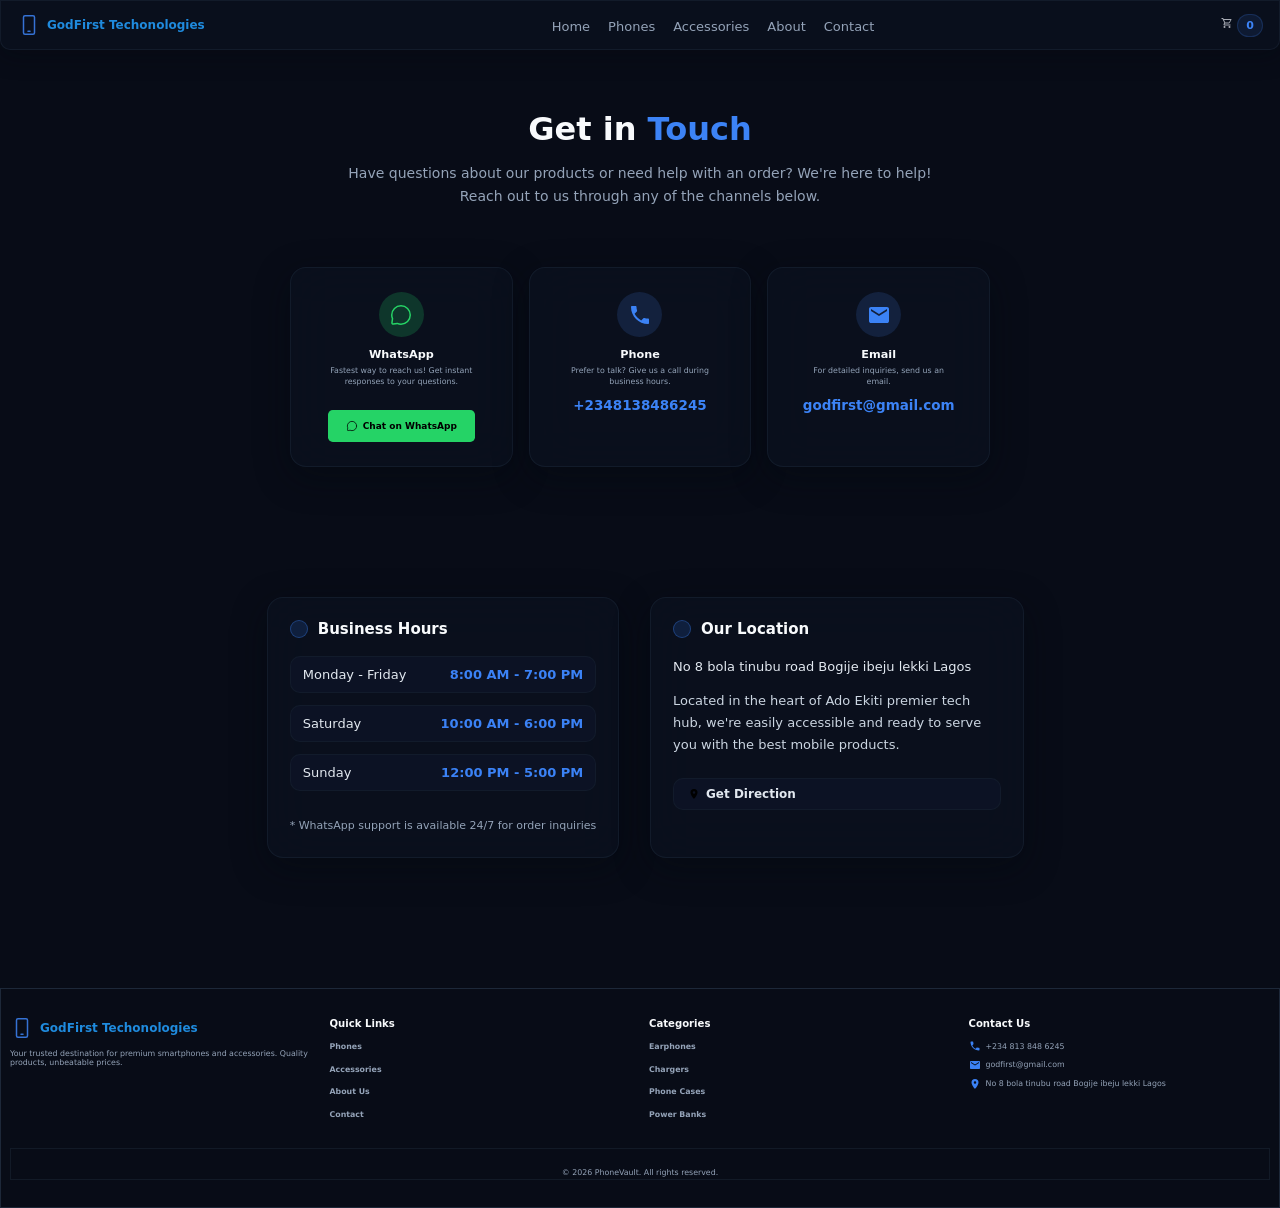
<file: contact.html>
<!DOCTYPE html>
<html lang="en">
<head>
    <meta charset="UTF-8">
    <meta name="viewport" content="width=device-width, initial-scale=1.0">
    <title>Document</title>
    <link rel="stylesheet" href="style.css">
    <link rel="stylesheet" href="conatct.css">
</head>
<body>
 <nav class="nav">
        <div class="container">
            <div class="container_flex">
                <a href="index.html" class="nav_icon_txt" aria-label="Homepage">
                    <svg xmlns="http://www.w3.org/2000/svg" width="24" height="24" viewBox="0 0 24 24">
                        <path fill="rgb(53, 114, 212)" d="M11 17.5a.75.75 0 0 0 0 1.5h2a.75.75 0 0 0 0-1.5z"/>
                        <path fill="rgb(53, 114, 212)" fill-rule="evenodd" d="M8 2a2.25 2.25 0 0 0-2.25 2.25v15.5A2.25 2.25 0 0 0 8 22h8a2.25 2.25 0 0 0 2.25-2.25V4.25A2.25 2.25 0 0 0 16 2zm-.75 2.25A.75.75 0 0 1 8 3.5h8a.75.75 0 0 1 .75.75v15.5a.75.75 0 0 1-.75.75H8a.75.75 0 0 1-.75-.75z" clip-rule="evenodd"/>
                    </svg>
                    <span>GodFirst Techonologies</span>
                </a>

                <ul class="header_context">
                    <li><a href="index.html">Home</a></li>
                    <li><a href="phone.html">Phones</a></li>
                    <li><a href="accessories.html">Accessories</a></li>
                    <li><a href="about.html">About</a></li>
                    <li><a href="contact.html">Contact</a></li>
                </ul>

                <div class="nav_actions">
                    <a href="cart.html" aria-label="Cart">
                        <svg xmlns="http://www.w3.org/2000/svg" width="12" height="12" viewBox="0 0 24 24">
                            <path fill="rgb(168, 172, 181)" d="M17 18a2 2 0 0 1 2 2a2 2 0 0 1-2 2a2 2 0 0 1-2-2c0-1.11.89-2 2-2M1 2h3.27l.94 2H20a1 1 0 0 1 1 1c0 .17-.05.34-.12.5l-3.58 6.47c-.34.61-1 1.03-1.75 1.03H8.1l-.9 1.63l-.03.12a.25.25 0 0 0 .25.25H19v2H7a2 2 0 0 1-2-2c0-.35.09-.68.24-.96l1.36-2.45L3 4H1zm6 16a2 2 0 0 1 2 2a2 2 0 0 1-2 2a2 2 0 0 1-2-2c0-1.11.89-2 2-2m9-7l2.78-5H6.14l2.36 5z"/>
                        </svg>
                        <span class="badge" id="cart-count">0</span>
                    </a>

                    <button class="hamburger" aria-label="Menu">
                        <span></span>
                        <span></span>
                        <span></span>
                    </button>
                </div>
            </div>
        </div>
    </nav>
<section class="about_container_section">
    <div class="about_heading_txt">
        <h1>Get in <span>Touch</span></h1>
        <p>Have questions about our products or need help with an order? We're here to help! Reach out to us through any of the channels below.</p>
    </div>
<div class="about_grid_div">
    <div class="grid_container_div">
<div class="icon_about">
<svg xmlns="http://www.w3.org/2000/svg" width="24" height="24" viewBox="0 0 24 24"><path fill="none" stroke="rgb(38, 212, 102)" stroke-linecap="round" stroke-linejoin="round" stroke-width="1.5" d="M21.25 12a9.23 9.23 0 0 1-2.705 6.54A9.25 9.25 0 0 1 12 21.25a9.2 9.2 0 0 1-3.795-.81l-3.867.572a1.195 1.195 0 0 1-1.361-1.43l.537-3.923A8.9 8.9 0 0 1 2.75 12a9.23 9.23 0 0 1 2.705-6.54A9.25 9.25 0 0 1 12 2.75a9.26 9.26 0 0 1 6.545 2.71A9.24 9.24 0 0 1 21.25 12"/></svg>
</div>
<div class="about_txt">
<h3>WhatsApp</h3>
<p>Fastest way to reach us! Get instant responses to your questions.</p>
</div>
<button class="cnt_bth"><svg xmlns="http://www.w3.org/2000/svg" width="12" height="12" viewBox="0 0 24 24"><path fill="none" stroke="#000" stroke-linecap="round" stroke-linejoin="round" stroke-width="1.5" d="M21.25 12a9.23 9.23 0 0 1-2.705 6.54A9.25 9.25 0 0 1 12 21.25a9.2 9.2 0 0 1-3.795-.81l-3.867.572a1.195 1.195 0 0 1-1.361-1.43l.537-3.923A8.9 8.9 0 0 1 2.75 12a9.23 9.23 0 0 1 2.705-6.54A9.25 9.25 0 0 1 12 2.75a9.26 9.26 0 0 1 6.545 2.71A9.24 9.24 0 0 1 21.25 12"/></svg>
<a href="https://wa.me/2348138486245" class="link_btn">Chat on WhatsApp</a>
</button>
    </div>
    <!--  -->
     <div class="grid_container_div">
<div class="icon_about" style="background-color: rgb(19, 33, 61);">
<svg xmlns="http://www.w3.org/2000/svg" width="24" height="24" viewBox="0 0 24 24"><path fill="rgb(59, 130, 245)" d="M6.62 10.79c1.44 2.83 3.76 5.14 6.59 6.59l2.2-2.2c.27-.27.67-.36 1.02-.24c1.12.37 2.33.57 3.57.57c.55 0 1 .45 1 1V20c0 .55-.45 1-1 1c-9.39 0-17-7.61-17-17c0-.55.45-1 1-1h3.5c.55 0 1 .45 1 1c0 1.25.2 2.45.57 3.57c.11.35.03.74-.25 1.02z"/></svg>
</div>
<div class="about_txt">
<h3>Phone</h3>
<p>Prefer to talk? Give us a call during business hours.</p>
</div>
<a href="tel:+2347030625157" class="cnt_link">+2348138486245</a>
<!-- <button class="cnt_bth"><svg xmlns="http://www.w3.org/2000/svg" width="12" height="12" viewBox="0 0 24 24"><path fill="none" stroke="#000" stroke-linecap="round" stroke-linejoin="round" stroke-width="1.5" d="M21.25 12a9.23 9.23 0 0 1-2.705 6.54A9.25 9.25 0 0 1 12 21.25a9.2 9.2 0 0 1-3.795-.81l-3.867.572a1.195 1.195 0 0 1-1.361-1.43l.537-3.923A8.9 8.9 0 0 1 2.75 12a9.23 9.23 0 0 1 2.705-6.54A9.25 9.25 0 0 1 12 2.75a9.26 9.26 0 0 1 6.545 2.71A9.24 9.24 0 0 1 21.25 12"/></svg>Chat on WhatsApp</button> -->
    </div>
    <!--  -->
     <div class="grid_container_div">
<div class="icon_about" style="background-color: rgb(19, 33, 61);">
 <svg xmlns="http://www.w3.org/2000/svg" width="24" height="24" viewBox="0 0 24 24">
    <path fill="rgb(59, 130, 245)" d="M4 20q-.825 0-1.412-.587T2 18V6q0-.825.588-1.412T4 4h16q.825 0 1.413.588T22 6v12q0 .825-.587 1.413T20 20zm8-7l8-5V6l-8 5l-8-5v2z"/>
</svg>
</div>
<div class="about_txt">
<h3>Email</h3>
<p>For detailed inquiries, send us an 
<br>
email.</p>
</div>
<a  href="mailto:godfirst@gmail.com" class="cnt_link">godfirst@gmail.com</a>
<!-- <button class="cnt_bth"><svg xmlns="http://www.w3.org/2000/svg" width="12" height="12" viewBox="0 0 24 24"><path fill="none" stroke="#000" stroke-linecap="round" stroke-linejoin="round" stroke-width="1.5" d="M21.25 12a9.23 9.23 0 0 1-2.705 6.54A9.25 9.25 0 0 1 12 21.25a9.2 9.2 0 0 1-3.795-.81l-3.867.572a1.195 1.195 0 0 1-1.361-1.43l.537-3.923A8.9 8.9 0 0 1 2.75 12a9.23 9.23 0 0 1 2.705-6.54A9.25 9.25 0 0 1 12 2.75a9.26 9.26 0 0 1 6.545 2.71A9.24 9.24 0 0 1 21.25 12"/></svg>Chat on WhatsApp</button> -->
    </div>
</div>
<section class="schedules_wording_days_grid">
<div class="schedule">
    <div class="schedule_icon_txt">
        <svg xmlns="http://www.w3.org/2000/svg" width="12" height="12" viewBox="0 0 24 24"><g fill="none"><path d="m12.593 23.258l-.011.002l-.071.035l-.02.004l-.014-.004l-.071-.035q-.016-.005-.024.005l-.004.01l-.017.428l.005.02l.01.013l.104.074l.015.004l.012-.004l.104-.074l.012-.016l.004-.017l-.017-.427q-.004-.016-.017-.018m.265-.113l-.013.002l-.185.093l-.01.01l-.003.011l.018.43l.005.012l.008.007l.201.093q.019.005.029-.008l.004-.014l-.034-.614q-.005-.018-.02-.022m-.715.002a.02.02 0 0 0-.027.006l-.006.014l-.034.614q.001.018.017.024l.015-.002l.201-.093l.01-.008l.004-.011l.017-.43l-.003-.012l-.01-.01z"/><path fill="#000" d="M12 2c5.523 0 10 4.477 10 10s-4.477 10-10 10S2 17.523 2 12S6.477 2 12 2m0 2a8 8 0 1 0 0 16a8 8 0 0 0 0-16m0 2a1 1 0 0 1 .993.883L13 7v4.586l2.707 2.707a1 1 0 0 1-1.32 1.497l-.094-.083l-3-3a1 1 0 0 1-.284-.576L11 12V7a1 1 0 0 1 1-1"/></g></svg>
        <h3>Business Hours</h3>
    </div>
    <div class="flex_schedule">
        <div class="flex_li">
            <span>Monday - Friday</span>
            <span>8:00 AM - 7:00 PM</span>
        </div>
        <!--  -->
        <div class="flex_li">
            <span>Saturday</span>
            <span>10:00 AM - 6:00 PM</span>
        </div>
        <!--  -->
        <div class="flex_li">
            <span>Sunday</span>
            <span>12:00 PM - 5:00 PM</span>
        </div>
        <p>* WhatsApp support is available 24/7 for order inquiries</p>
    </div>
</div>
<!--  -->
<div class="schedule">
    <div class="schedule_icon_txt">
        <svg xmlns="http://www.w3.org/2000/svg" width="12" height="12" viewBox="0 0 24 24"><g fill="none"><path d="m12.593 23.258l-.011.002l-.071.035l-.02.004l-.014-.004l-.071-.035q-.016-.005-.024.005l-.004.01l-.017.428l.005.02l.01.013l.104.074l.015.004l.012-.004l.104-.074l.012-.016l.004-.017l-.017-.427q-.004-.016-.017-.018m.265-.113l-.013.002l-.185.093l-.01.01l-.003.011l.018.43l.005.012l.008.007l.201.093q.019.005.029-.008l.004-.014l-.034-.614q-.005-.018-.02-.022m-.715.002a.02.02 0 0 0-.027.006l-.006.014l-.034.614q.001.018.017.024l.015-.002l.201-.093l.01-.008l.004-.011l.017-.43l-.003-.012l-.01-.01z"/><path fill="#000" d="M12 2c5.523 0 10 4.477 10 10s-4.477 10-10 10S2 17.523 2 12S6.477 2 12 2m0 2a8 8 0 1 0 0 16a8 8 0 0 0 0-16m0 2a1 1 0 0 1 .993.883L13 7v4.586l2.707 2.707a1 1 0 0 1-1.32 1.497l-.094-.083l-3-3a1 1 0 0 1-.284-.576L11 12V7a1 1 0 0 1 1-1"/></g></svg>
        <h3>Our Location</h3>
    </div>
    <div class="space_txt_div">
      <p>No 8 bola tinubu road Bogije ibeju lekki Lagos</p>
<p>Located in the heart of Ado Ekiti premier tech hub, we're easily accessible and ready to serve you with the best mobile products.</p>
<a href="https://maps.app.goo.gl/eRcnMAj59hoPcAkQ7"><svg xmlns="http://www.w3.org/2000/svg" width="12" height="12" viewBox="0 0 24 24"><path fill="#000" d="M12 11.5A2.5 2.5 0 0 1 9.5 9A2.5 2.5 0 0 1 12 6.5A2.5 2.5 0 0 1 14.5 9a2.5 2.5 0 0 1-2.5 2.5M12 2a7 7 0 0 0-7 7c0 5.25 7 13 7 13s7-7.75 7-13a7 7 0 0 0-7-7"/></svg> Get Direction</a>
    </div>
</div>
</section>
</section>
<!-- Footer -->
    <div class="footer_container">
        <div class="grid_footer_container">
            <div class="footer_logo_txt">
                <a href="index.html" class="nav_icon_txt" aria-label="Homepage">
                    <svg xmlns="http://www.w3.org/2000/svg" width="24" height="24" viewBox="0 0 24 24">
                        <path fill="rgb(53, 114, 212)" d="M11 17.5a.75.75 0 0 0 0 1.5h2a.75.75 0 0 0 0-1.5z"/>
                        <path fill="rgb(53, 114, 212)" fill-rule="evenodd" d="M8 2a2.25 2.25 0 0 0-2.25 2.25v15.5A2.25 2.25 0 0 0 8 22h8a2.25 2.25 0 0 0 2.25-2.25V4.25A2.25 2.25 0 0 0 16 2zm-.75 2.25A.75.75 0 0 1 8 3.5h8a.75.75 0 0 1 .75.75v15.5a.75.75 0 0 1-.75.75H8a.75.75 0 0 1-.75-.75z" clip-rule="evenodd"/>
                    </svg>
                    <span>GodFirst Techonologies</span>
                </a>
                <p>Your trusted destination for premium smartphones and accessories. Quality products, unbeatable prices.</p>
            </div>
            <div class="footer_link">
                <h4>Quick Links</h4>
                <ul class="footer_ul_link">
                    <li><a href="phone.html">Phones</a></li>
    <li><a href="accessories.html">Accessories</a></li>
    <li><a href="about.html">About Us</a></li>
    <li><a href="contact.html">Contact</a></li>
                </ul>
            </div>
            <div class="footer_link">
                <h4>Categories</h4>
                <ul class="footer_ul_link">
                    <li><a href="accessories.html?brand=Earphones-Headphones">Earphones</a></li>
                    <li><a href="accessories.html?brand=chargers-cables">Chargers</a></li>
                    <li><a href="accessories.html?brand=phone-cases">Phone Cases</a></li>
                    <li><a href="accessories.html?brand=power-banks">Power Banks</a></li>
                </ul>
            </div>
<div class="footer_contact">
<h4>Contact Us</h4>
<ul class="contact_footer">
    <li class="flex_icon_txt">
        <svg xmlns="http://www.w3.org/2000/svg" width="12" height="12" viewBox="0 0 24 24"><path fill="rgb(59, 130, 245)" d="M6.62 10.79c1.44 2.83 3.76 5.14 6.59 6.59l2.2-2.2c.27-.27.67-.36 1.02-.24c1.12.37 2.33.57 3.57.57c.55 0 1 .45 1 1V20c0 .55-.45 1-1 1c-9.39 0-17-7.61-17-17c0-.55.45-1 1-1h3.5c.55 0 1 .45 1 1c0 1.25.2 2.45.57 3.57c.11.35.03.74-.25 1.02z"/></svg>
        <span>+234 813 848 6245</span>
    </li>
    <li class="flex_icon_txt">
        <svg xmlns="http://www.w3.org/2000/svg" width="12" height="12" viewBox="0 0 24 24"><path fill="rgb(59, 130, 245)" d="M4 20q-.825 0-1.412-.587T2 18V6q0-.825.588-1.412T4 4h16q.825 0 1.413.588T22 6v12q0 .825-.587 1.413T20 20zm8-7l8-5V6l-8 5l-8-5v2z"/></svg>
        <span>godfirst@gmail.com</span>
    </li>
    <li class="flex_icon_txt">
        <svg xmlns="http://www.w3.org/2000/svg" width="12" height="12" viewBox="0 0 24 24"><path fill="rgb(59, 130, 245)" d="M12 11.5A2.5 2.5 0 0 1 9.5 9A2.5 2.5 0 0 1 12 6.5A2.5 2.5 0 0 1 14.5 9a2.5 2.5 0 0 1-2.5 2.5M12 2a7 7 0 0 0-7 7c0 5.25 7 13 7 13s7-7.75 7-13a7 7 0 0 0-7-7"/></svg>
        <span>No 8 bola tinubu road Bogije ibeju lekki Lagos</span>
    </li>
</ul>
            </div>
        </div>
        <div class="border_line">
            <p class="reserved_txt">© 2026 PhoneVault. All rights reserved.</p>
        </div>
    </div>
    <script src="cart.js"></script>
    <script src="index.js"></script>
</body>
</html>
</file>
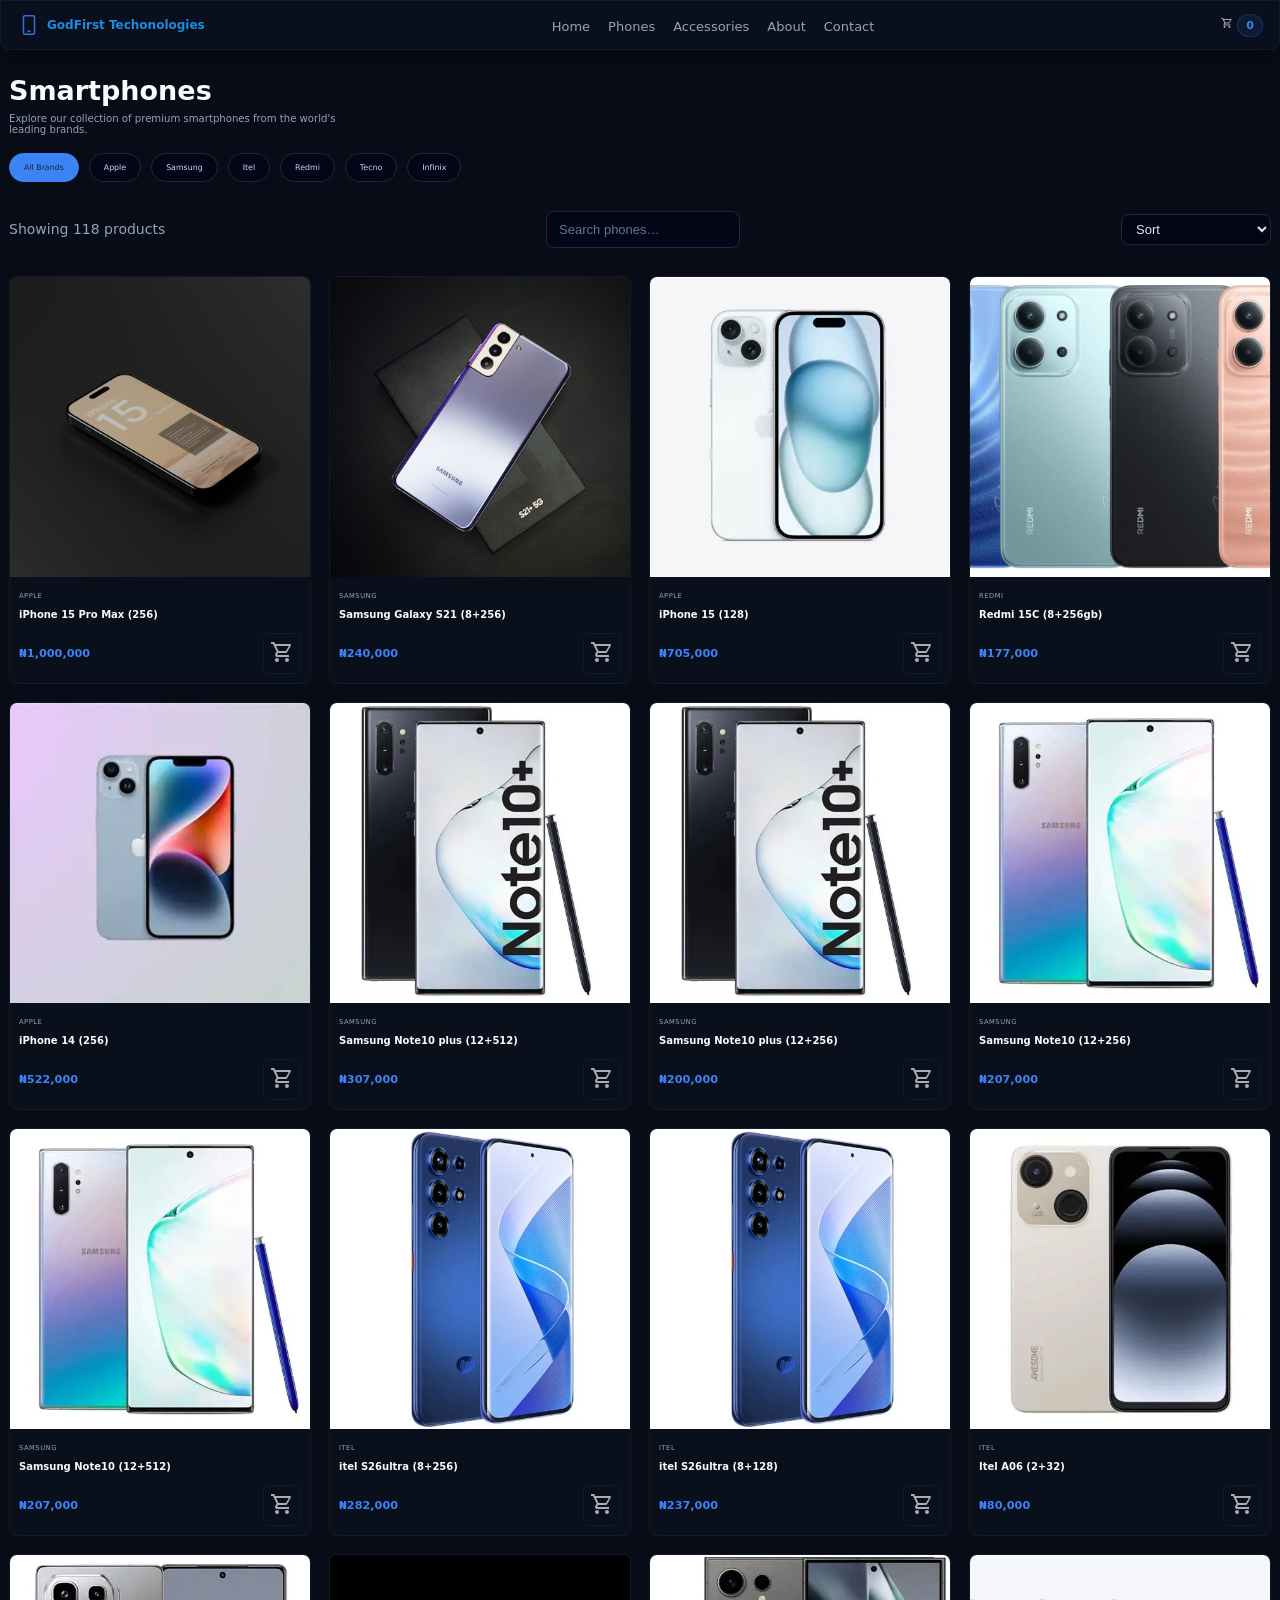
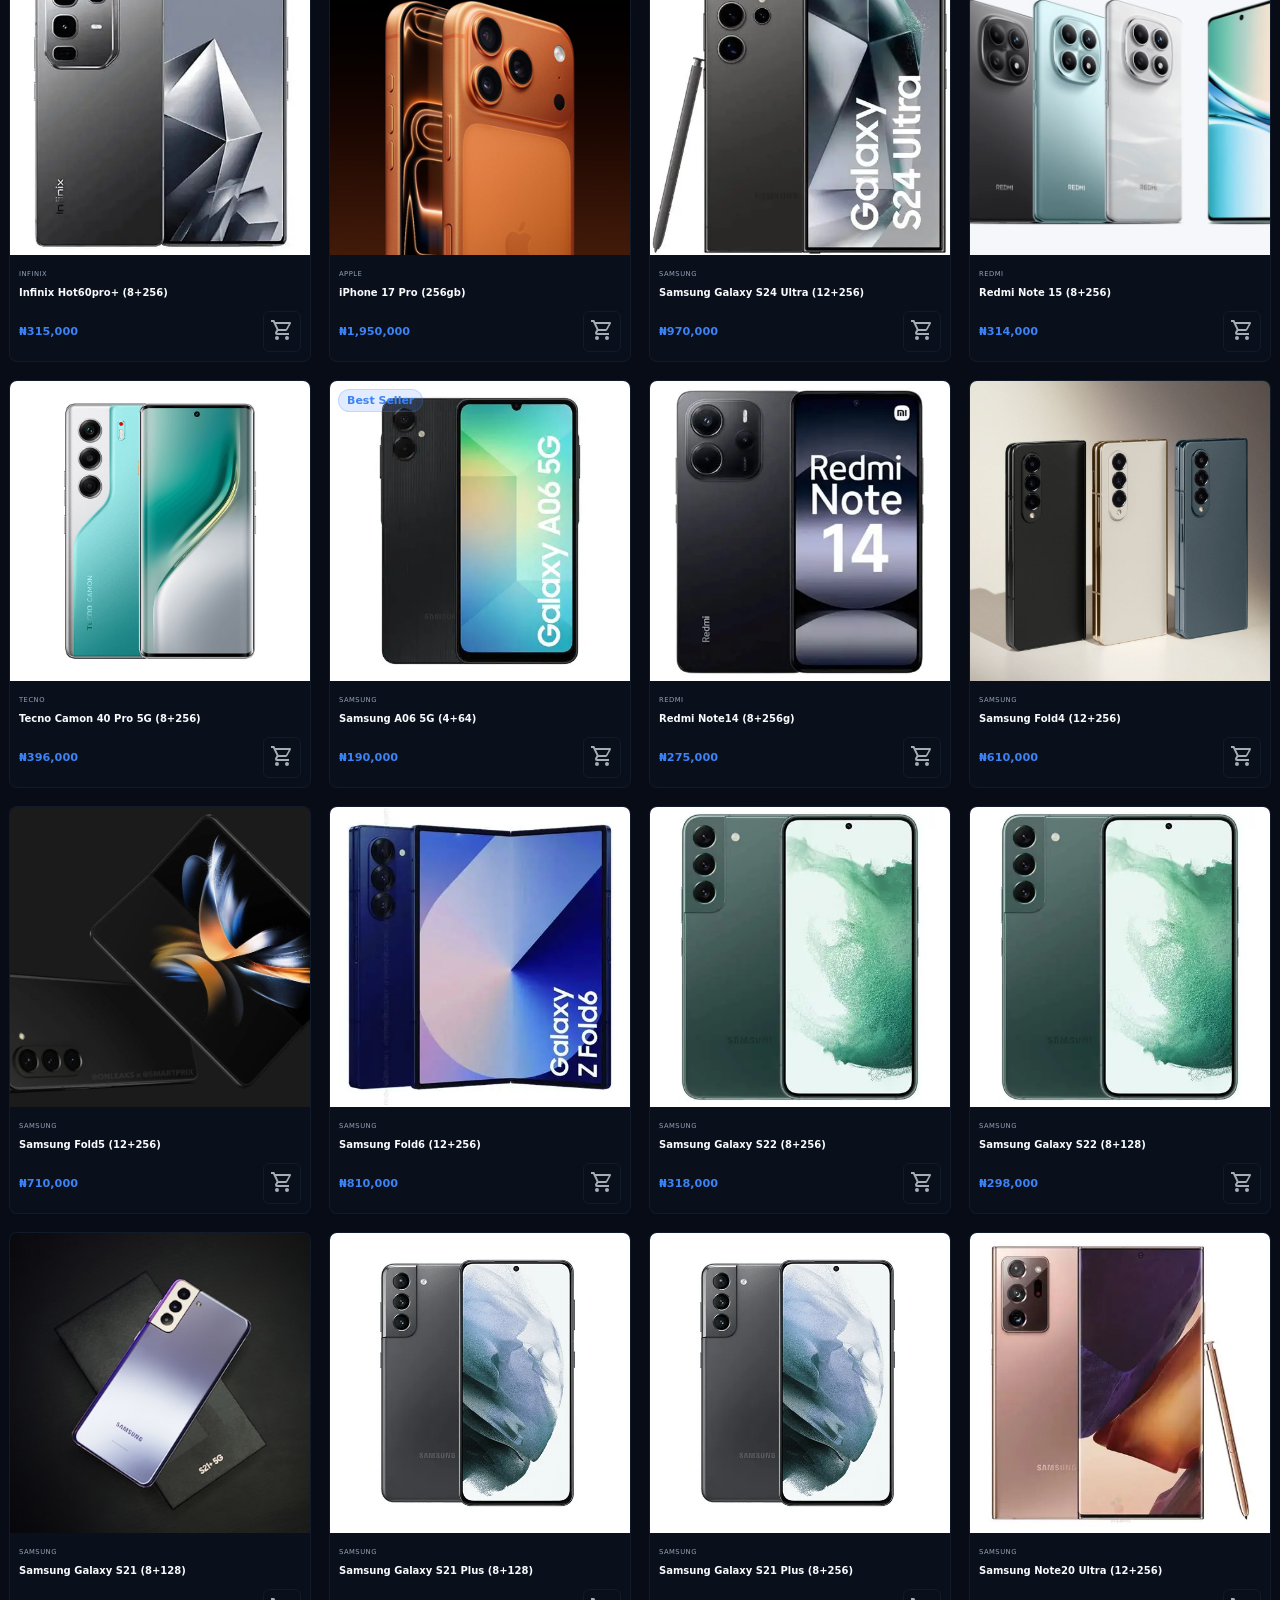
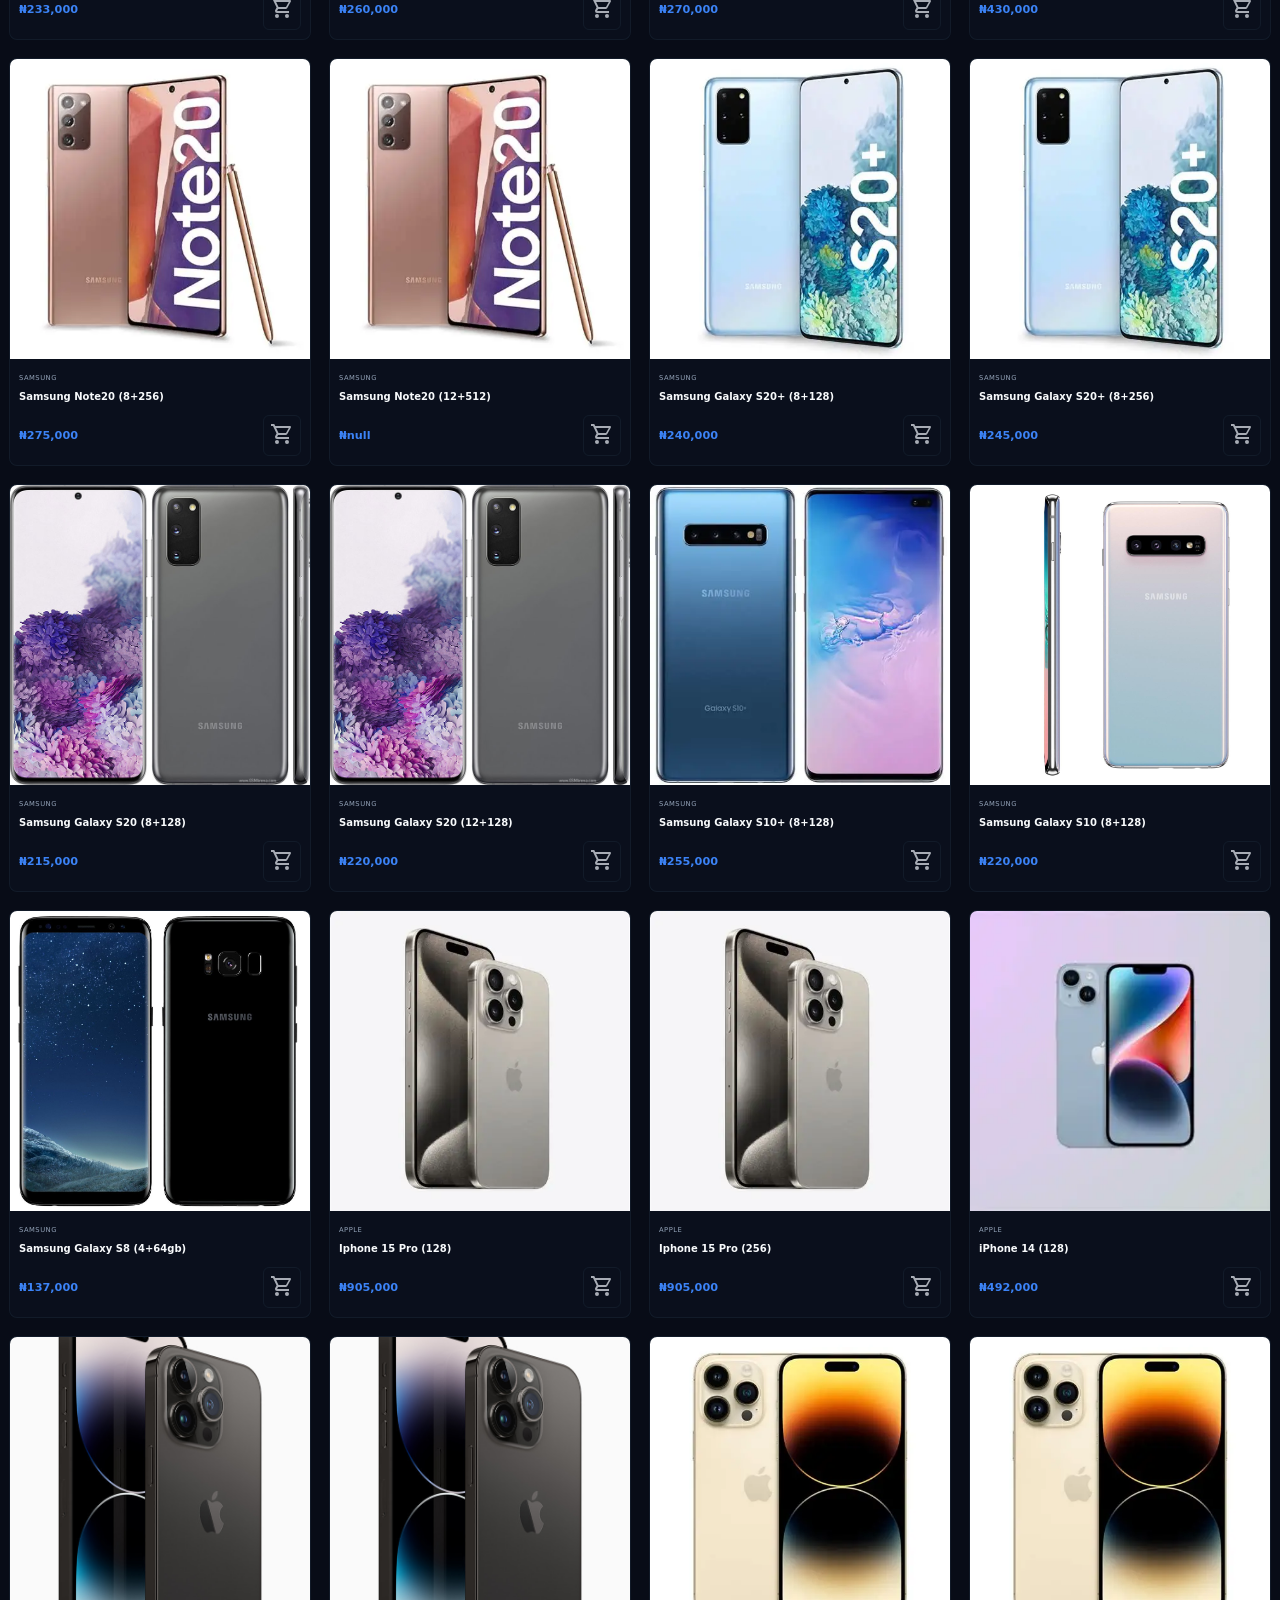
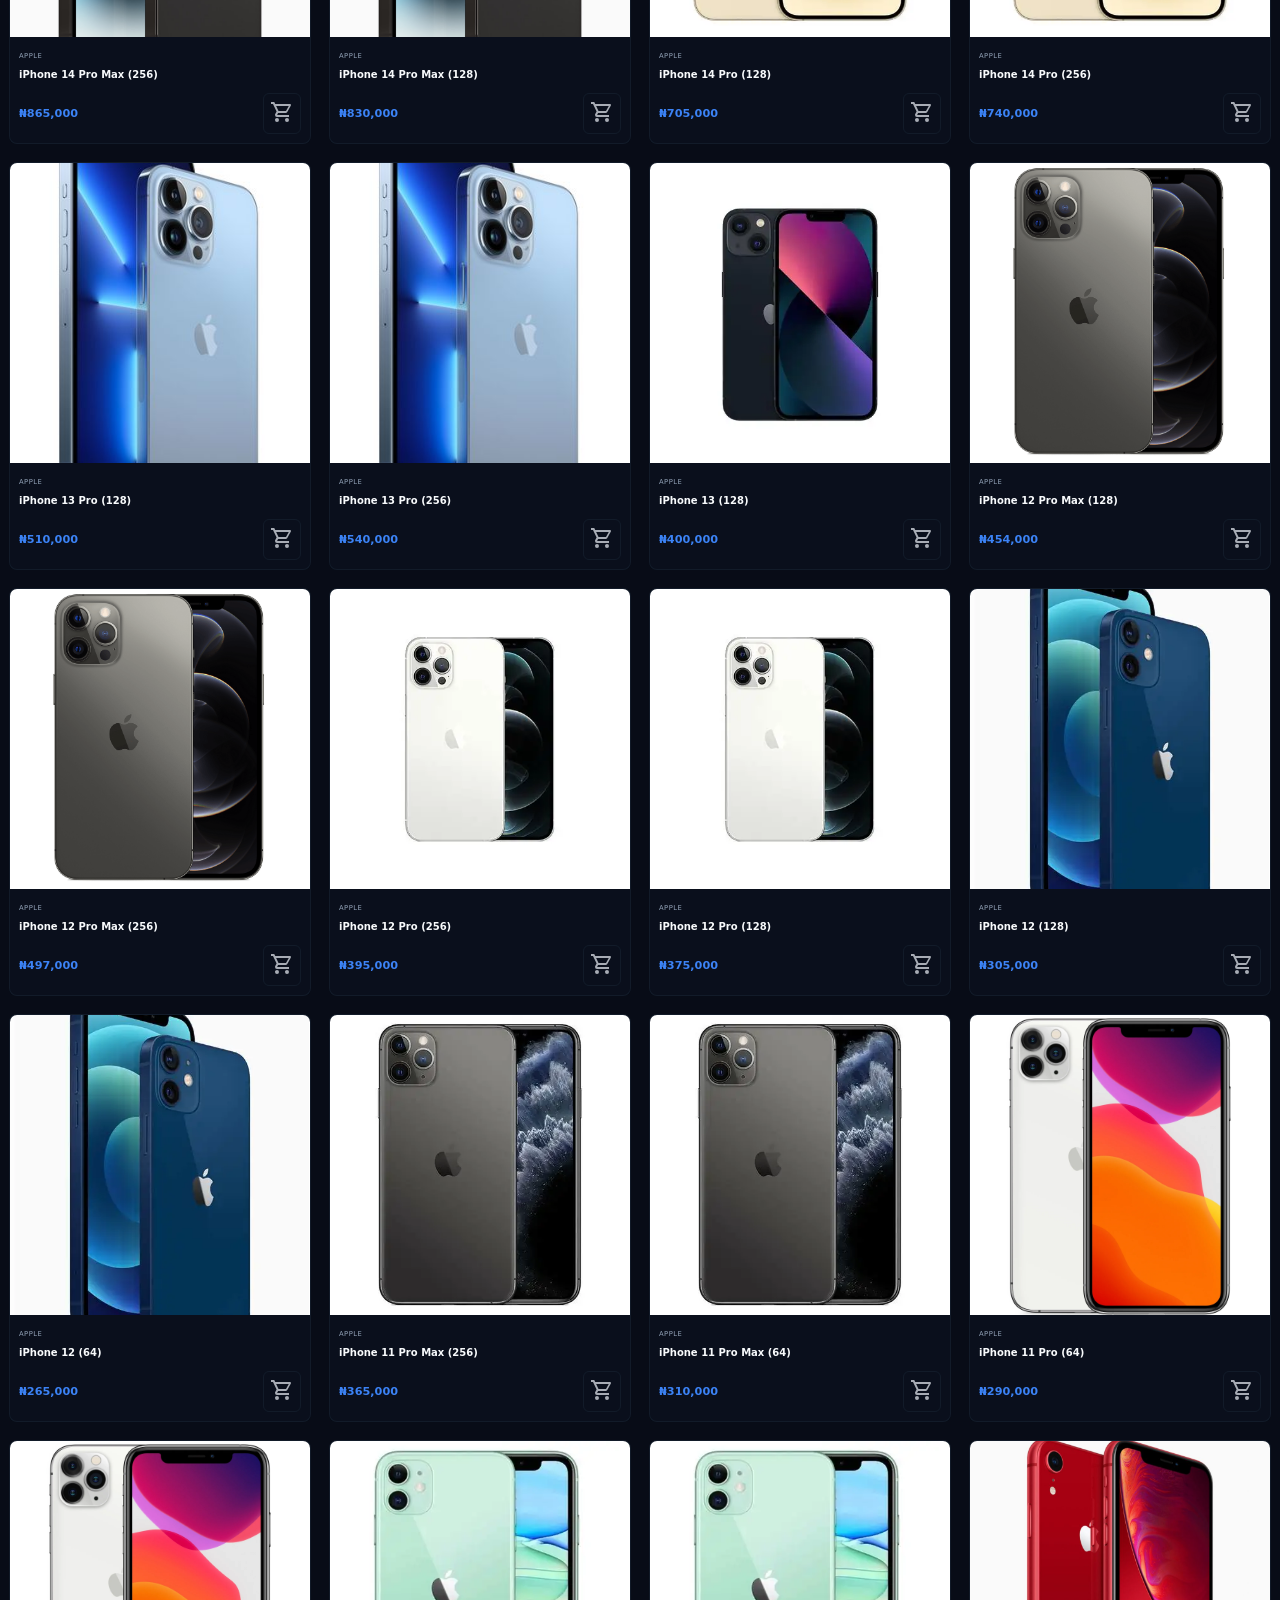
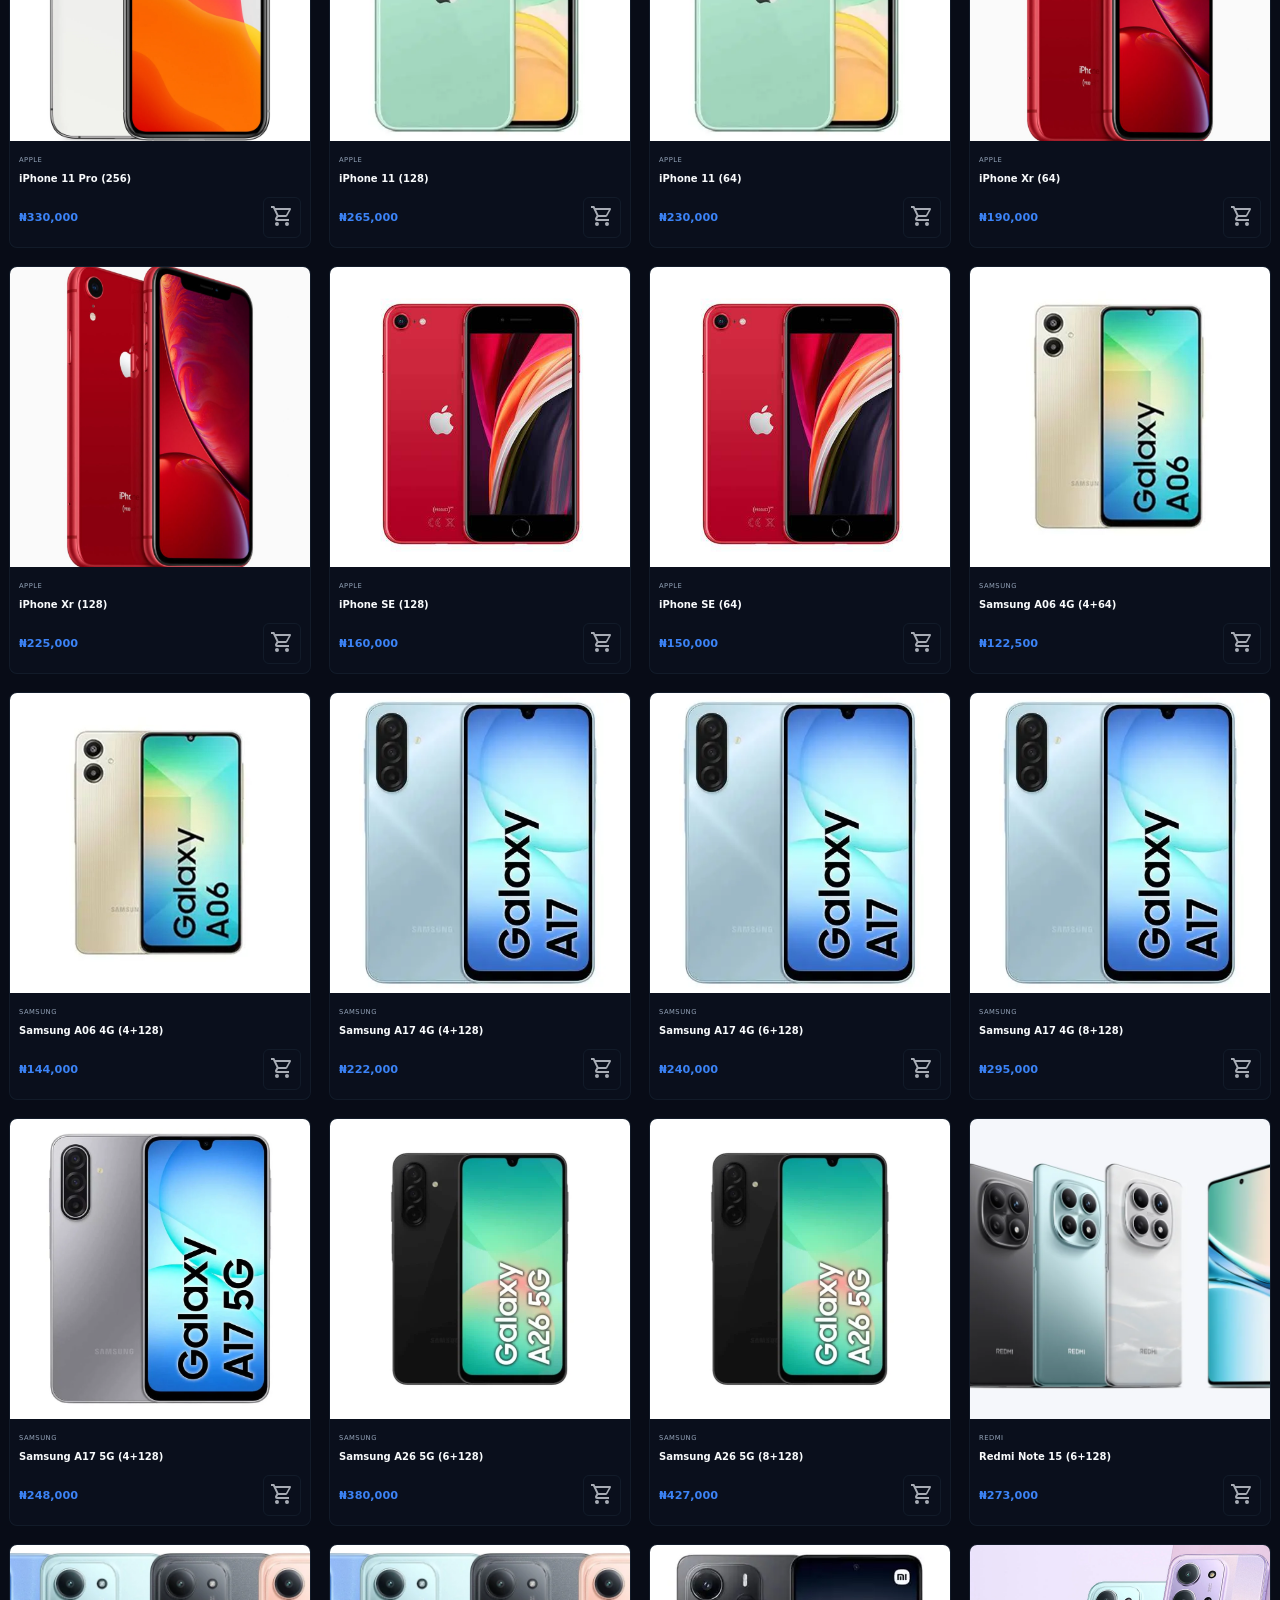
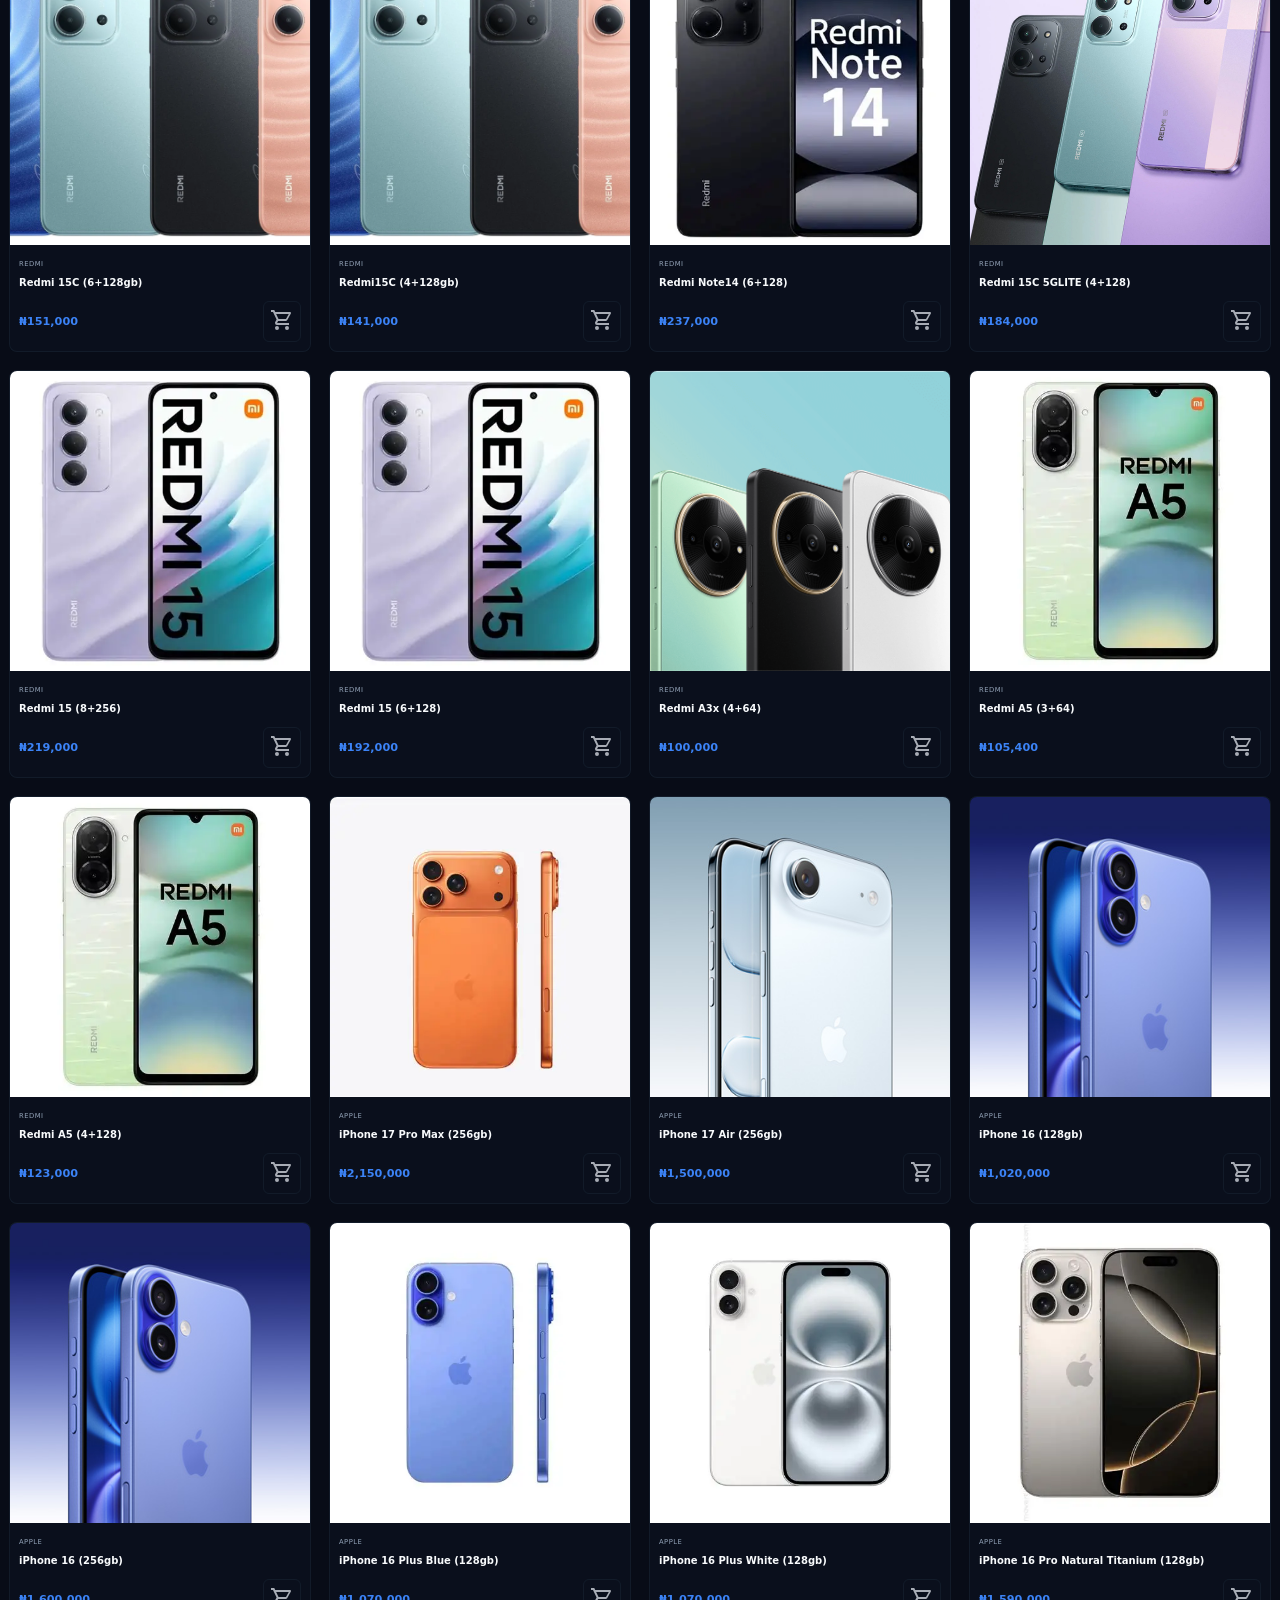
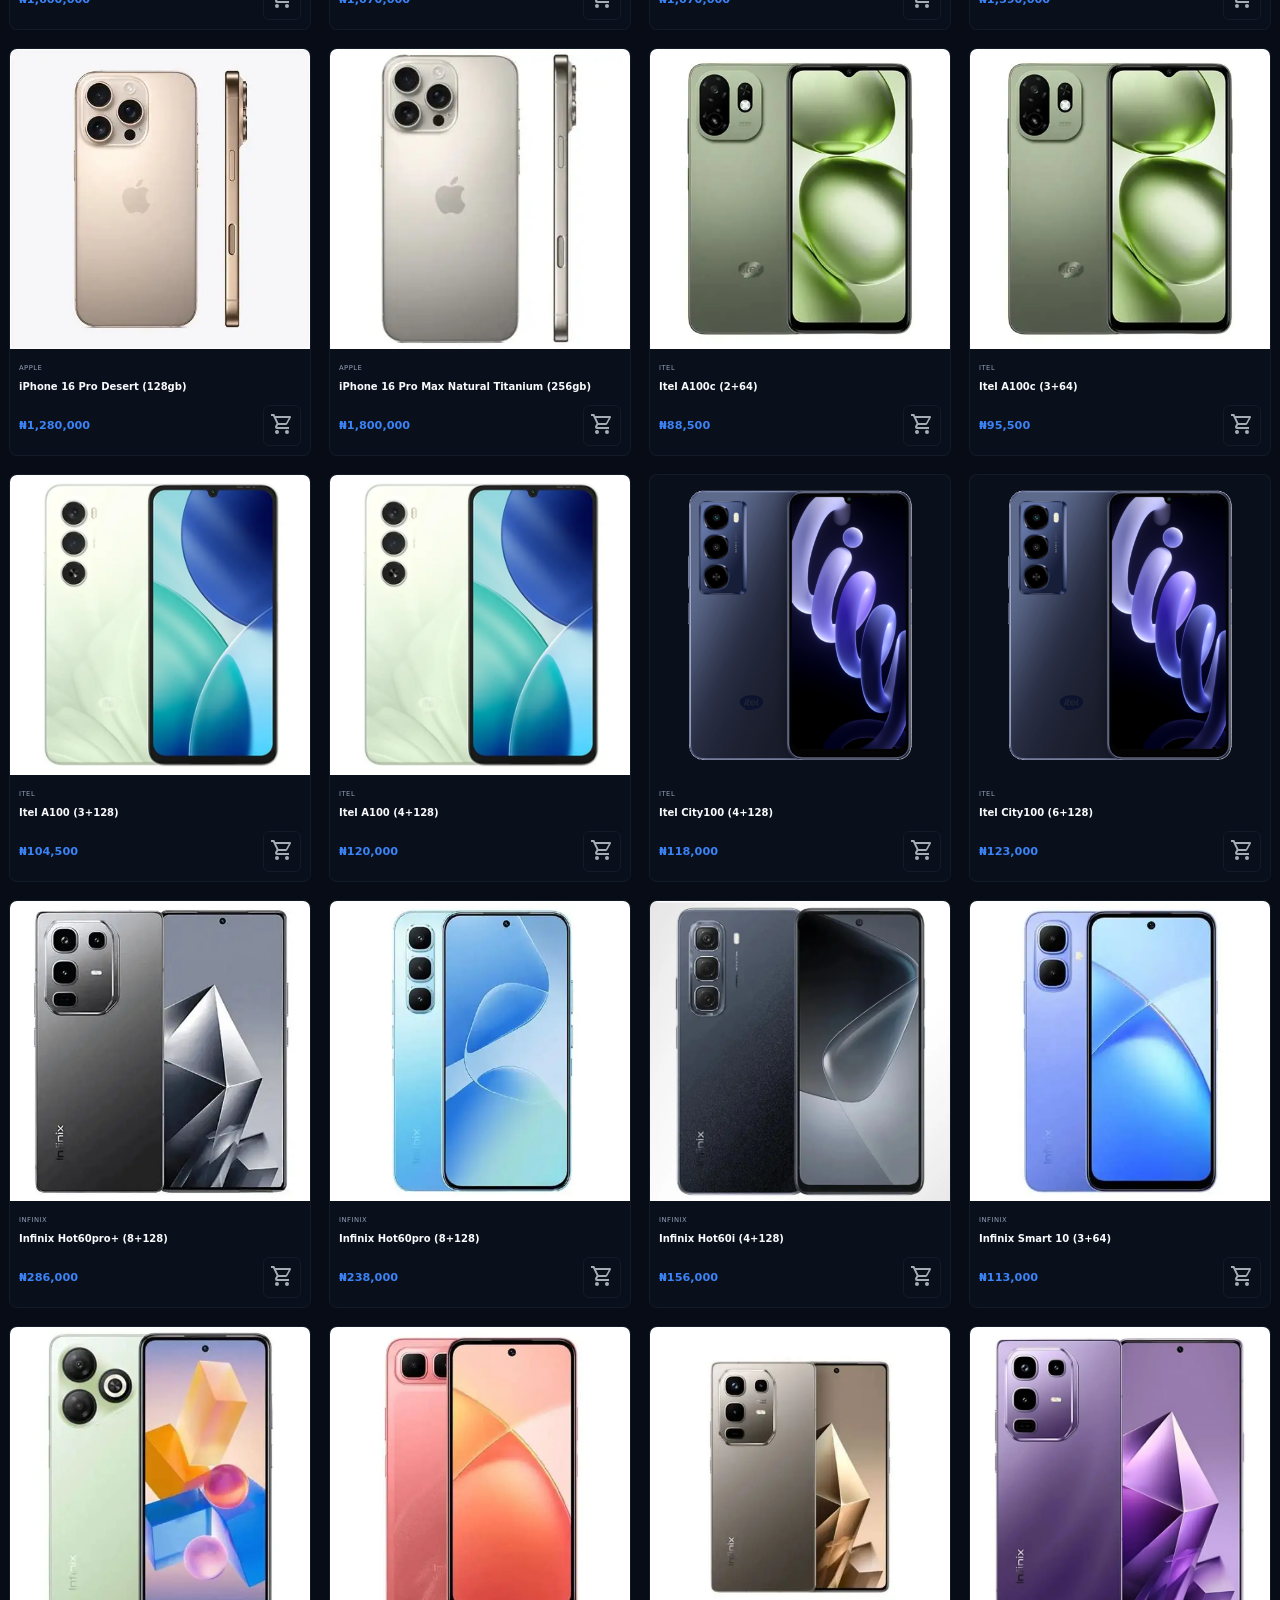
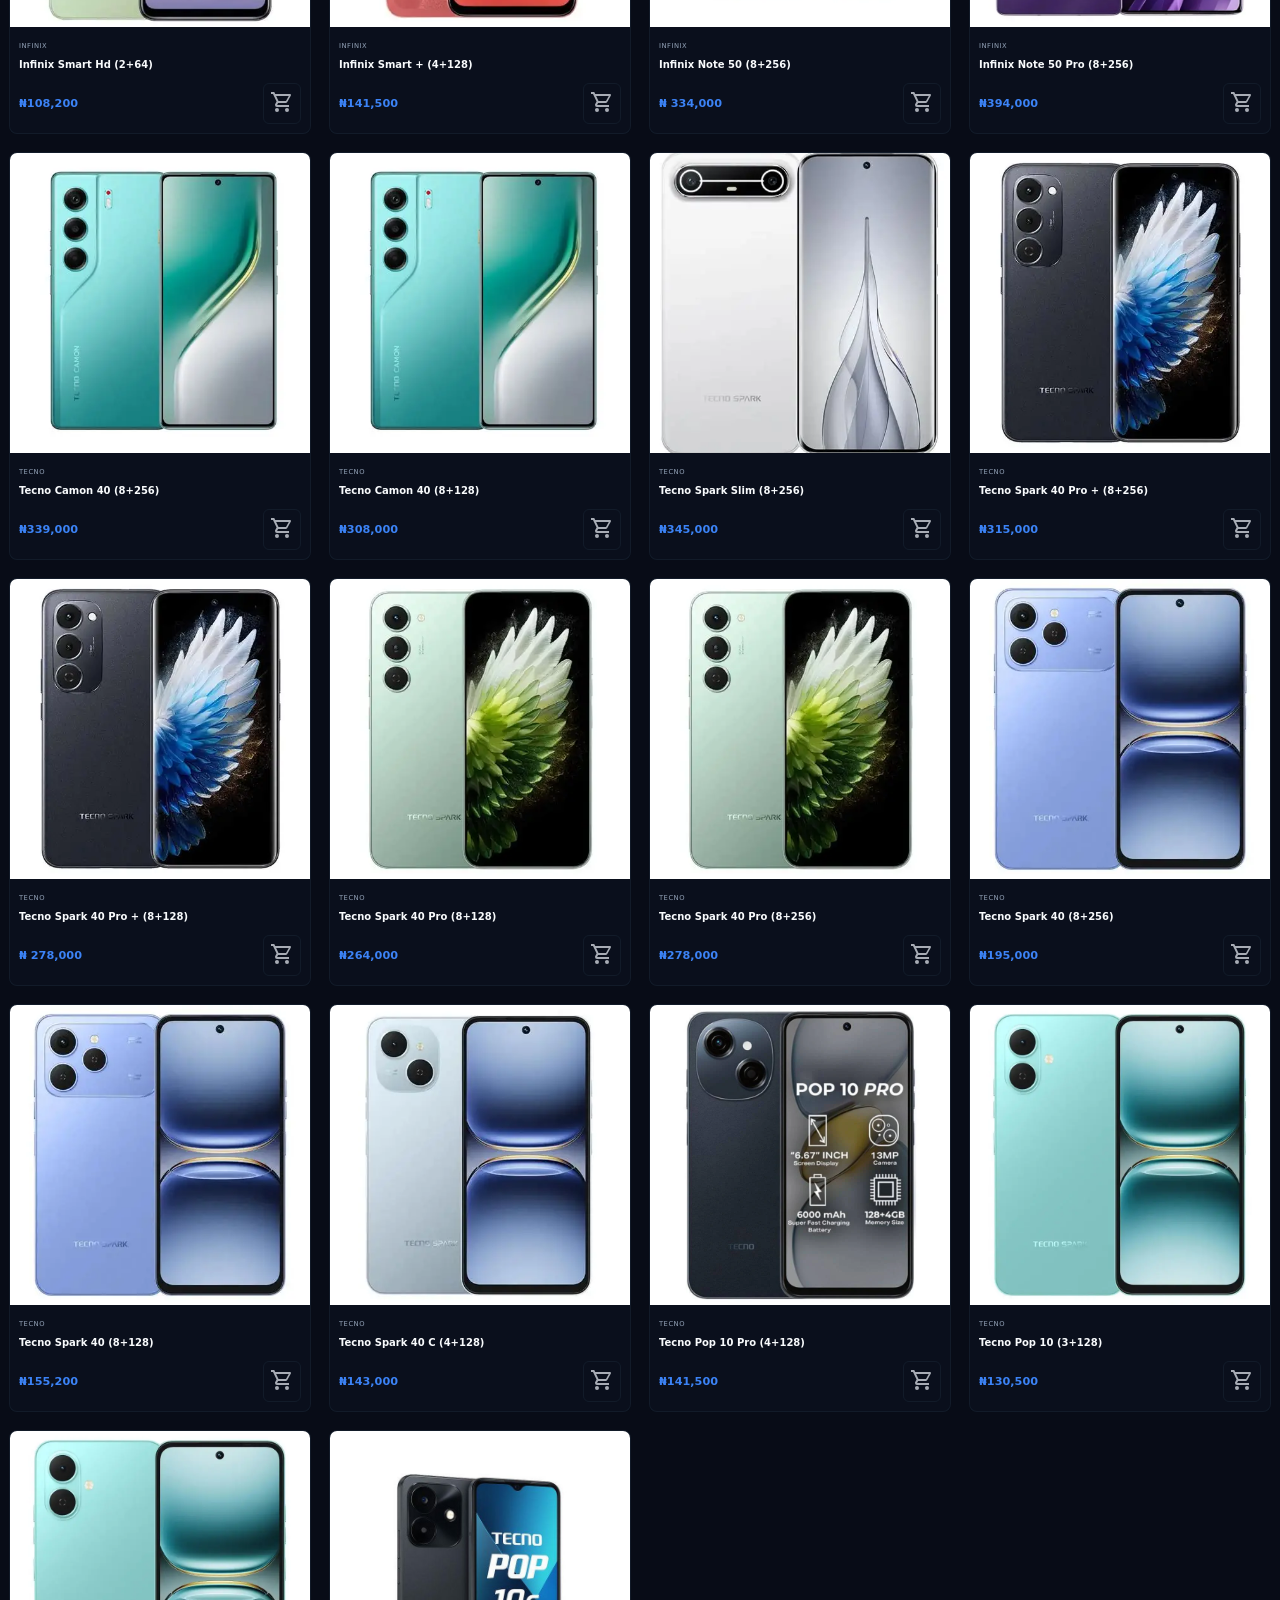
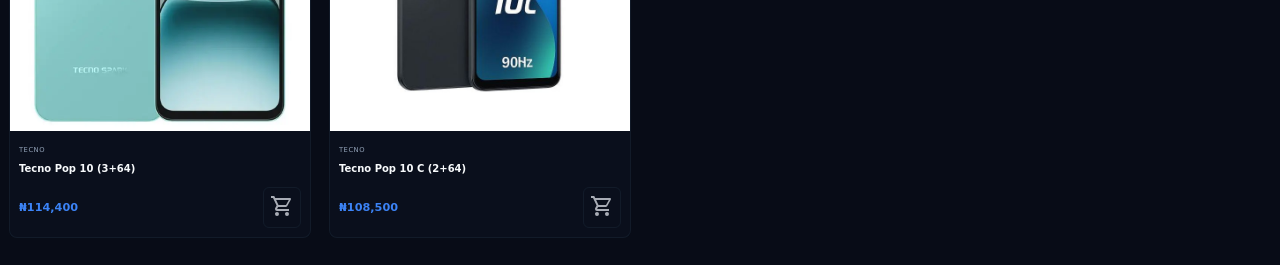
<file: phone.html>
<!DOCTYPE html>
<html lang="en">
<head>
    <meta charset="UTF-8">
    <meta name="viewport" content="width=device-width, initial-scale=1.0">
    <title>Document</title>
    <link rel="stylesheet" href="style.css">
    <link rel="stylesheet" href="phone.css">
</head>
<body>
 <nav class="nav">
        <div class="container">
            <div class="container_flex">
                <a href="index.html" class="nav_icon_txt" aria-label="Homepage">
                    <svg xmlns="http://www.w3.org/2000/svg" width="24" height="24" viewBox="0 0 24 24">
                        <path fill="rgb(53, 114, 212)" d="M11 17.5a.75.75 0 0 0 0 1.5h2a.75.75 0 0 0 0-1.5z"/>
                        <path fill="rgb(53, 114, 212)" fill-rule="evenodd" d="M8 2a2.25 2.25 0 0 0-2.25 2.25v15.5A2.25 2.25 0 0 0 8 22h8a2.25 2.25 0 0 0 2.25-2.25V4.25A2.25 2.25 0 0 0 16 2zm-.75 2.25A.75.75 0 0 1 8 3.5h8a.75.75 0 0 1 .75.75v15.5a.75.75 0 0 1-.75.75H8a.75.75 0 0 1-.75-.75z" clip-rule="evenodd"/>
                    </svg>
                    <span>GodFirst Techonologies</span>
                </a>

                <ul class="header_context">
                    <li><a href="index.html">Home</a></li>
                    <li><a href="phone.html">Phones</a></li>
                    <li><a href="accessories.html">Accessories</a></li>
                    <li><a href="about.html">About</a></li>
                    <li><a href="contact.html">Contact</a></li>
                </ul>

                <div class="nav_actions">
                    <a href="cart.html" aria-label="Cart">
                        <svg xmlns="http://www.w3.org/2000/svg" width="12" height="12" viewBox="0 0 24 24">
                            <path fill="rgb(168, 172, 181)" d="M17 18a2 2 0 0 1 2 2a2 2 0 0 1-2 2a2 2 0 0 1-2-2c0-1.11.89-2 2-2M1 2h3.27l.94 2H20a1 1 0 0 1 1 1c0 .17-.05.34-.12.5l-3.58 6.47c-.34.61-1 1.03-1.75 1.03H8.1l-.9 1.63l-.03.12a.25.25 0 0 0 .25.25H19v2H7a2 2 0 0 1-2-2c0-.35.09-.68.24-.96l1.36-2.45L3 4H1zm6 16a2 2 0 0 1 2 2a2 2 0 0 1-2 2a2 2 0 0 1-2-2c0-1.11.89-2 2-2m9-7l2.78-5H6.14l2.36 5z"/>
                        </svg>
                        <span class="badge" id="cart-count">0</span>
                    </a>

                    <button class="hamburger" aria-label="Menu">
                        <span></span>
                        <span></span>
                        <span></span>
                    </button>
                </div>
            </div>
        </div>
    </nav>
<!-- Phone Section -->
 <section class="phone_scetion">
<div class="smartphone_txt">
    <h1>Smartphones</h1>
    <p>Explore our collection of premium smartphones from the world's leading brands.</p>
</div>
<div class="product_bth">
    <button class="active" data-brand="all">All Brands</button>
    <button data-brand="apple">Apple</button>
    <button data-brand="samsung">Samsung</button>
    <button data-brand="itel">Itel</button>
    <button data-brand="redmi">Redmi</button>
    <button data-brand="tecno">Tecno</button>
    <button data-brand="infinix">Infinix</button>
</div>
<div class="items_top_bar">
  <p class="items_num">Showing <span class="items-count">0</span> products</p>

  <input
    type="text"
    class="searchProducts search_input"
    placeholder="Search phones…"
    class="search_input"
  />

  <select class="sortProducts sort_select">
    <option value="default">Sort</option>
    <option value="low-high">Price: Low → High</option>
    <option value="high-low">Price: High → Low</option>
  </select>
</div>

<div class="items_display_grid">
    <p class="no_results" hidden>
  No products found for this brand.
</p>
<div class="item_display_product">
    <div class="item_img">
        <a href="product.html?id=iphone-15-pro-max"><img src="images/iphone15.jfif" alt="iPhone 15 Pro Max"></a>
        <!-- <div class="product_badges">
            <span class="badge sale">Sale</span>
            <span class="badge best">Best Seller</span>
        </div> -->
    </div>
    <div class="phone_details"
     data-id="iphone-15-pro-max"
     data-name="iPhone 15 Pro Max (256)"
     data-brand="Apple"
     data-price="1000000"
     data-image="images/photo-1695048133142-1a20484d2569.jfif">
<div class="detail_txt">
<p class="brand">APPLE</p>
<h3>
    <a href="product.html?id=iphone-15-pro-max">iPhone 15 Pro Max (256)</a>
</h3>
</div>
<div class="price_cart_flex">
<div class="price">
                <span class="current">₦1,000,000</span>
                <!-- <span class="old">₦899,000</span> -->
            </div>
 <button class="cart_btn" aria-label="Add to cart">
<svg xmlns="http://www.w3.org/2000/svg" width="24" height="24" viewBox="0 0 24 24"><path fill="rgb(168, 172, 181)" d="M17 18a2 2 0 0 1 2 2a2 2 0 0 1-2 2a2 2 0 0 1-2-2c0-1.11.89-2 2-2M1 2h3.27l.94 2H20a1 1 0 0 1 1 1c0 .17-.05.34-.12.5l-3.58 6.47c-.34.61-1 1.03-1.75 1.03H8.1l-.9 1.63l-.03.12a.25.25 0 0 0 .25.25H19v2H7a2 2 0 0 1-2-2c0-.35.09-.68.24-.96l1.36-2.45L3 4H1zm6 16a2 2 0 0 1 2 2a2 2 0 0 1-2 2a2 2 0 0 1-2-2c0-1.11.89-2 2-2m9-7l2.78-5H6.14l2.36 5z"/></svg>
            </button>
</div>
    </div>
</div>
<!--  -->
<div class="item_display_product">
    <div class="item_img">
        <a href="product.html?id=Samsung-s21"><img src="images/samsungs21.jfif" alt="Samsung Galaxy S21"></a>
           <!-- <div class="product_badges">
            <span class="badge sale">Sale</span>
            <span class="badge best">Best Seller</span>
        </div> -->

    </div>
    <div class="phone_details"  data-id="samsung s21"
     data-name="Samsung Galaxy S21 (8+256)"
     data-brand="Samsung"
     data-price="240000"
     data-image="images/samsungs21.jfif">
<div class="detail_txt">
<p class="brand">Samsung</p>
<h3>
    <a href="product.html?id=Samsung-s21">Samsung Galaxy S21 (8+256)</a>
</h3>
</div>
<div class="price_cart_flex">
<div class="price">
                <span class="current">₦240,000</span>
                <!-- <span class="old">₦849,000</span> -->
            </div>
 <button class="cart_btn" aria-label="Add to cart">
              <svg xmlns="http://www.w3.org/2000/svg" width="24" height="24" viewBox="0 0 24 24"><path fill="rgb(168, 172, 181)" d="M17 18a2 2 0 0 1 2 2a2 2 0 0 1-2 2a2 2 0 0 1-2-2c0-1.11.89-2 2-2M1 2h3.27l.94 2H20a1 1 0 0 1 1 1c0 .17-.05.34-.12.5l-3.58 6.47c-.34.61-1 1.03-1.75 1.03H8.1l-.9 1.63l-.03.12a.25.25 0 0 0 .25.25H19v2H7a2 2 0 0 1-2-2c0-.35.09-.68.24-.96l1.36-2.45L3 4H1zm6 16a2 2 0 0 1 2 2a2 2 0 0 1-2 2a2 2 0 0 1-2-2c0-1.11.89-2 2-2m9-7l2.78-5H6.14l2.36 5z"/></svg>
            </button>
</div>
    </div>
</div>
<!--  -->
<div class="item_display_product">
    <div class="item_img">
        <a href="product.html?id=iphone-15"><img src="iphone/Iph 15.webp" alt="iPhone 15"></a>
        <!-- <div class="product_badges">
            <span class="badge sale">Sale</span>
            <span class="badge best">Best Seller</span>
        </div> -->
    </div>
    <div class="phone_details" data-id="iphone-15"
        data-name="iPhone 15 (128)"
        data-brand="Apple"
        data-price="705000"
        data-image="images/iphone_15.jfif">
<div class="detail_txt">
<p class="brand">APPLE</p>
<h3>
    <a href="product.html?id=iphone-15">iPhone 15 (128)</a>
</h3>
</div>
<div class="price_cart_flex">
<div class="price">
                <span class="current">₦705,000</span>
                <!-- <span class="old">₦899,000</span> -->
            </div>
 <button class="cart_btn" aria-label="Add to cart">
<svg xmlns="http://www.w3.org/2000/svg" width="24" height="24" viewBox="0 0 24 24"><path fill="rgb(168, 172, 181)" d="M17 18a2 2 0 0 1 2 2a2 2 0 0 1-2 2a2 2 0 0 1-2-2c0-1.11.89-2 2-2M1 2h3.27l.94 2H20a1 1 0 0 1 1 1c0 .17-.05.34-.12.5l-3.58 6.47c-.34.61-1 1.03-1.75 1.03H8.1l-.9 1.63l-.03.12a.25.25 0 0 0 .25.25H19v2H7a2 2 0 0 1-2-2c0-.35.09-.68.24-.96l1.36-2.45L3 4H1zm6 16a2 2 0 0 1 2 2a2 2 0 0 1-2 2a2 2 0 0 1-2-2c0-1.11.89-2 2-2m9-7l2.78-5H6.14l2.36 5z"/></svg>
            </button>
</div>
    </div>
</div>
<!--  -->
<div class="item_display_product">
    <div class="item_img">
     <a href="product.html?id=redmi_15c">
  <img src="redmi/redmi_15c_epto_it_1752845765260.webp" alt="Redmi15C (8+256gb)">
</a>
         <!-- <div class="product_badges">
            <span class="badge sale">Sale</span>
            <span class="badge best">Best Seller</span>
        </div> -->
    </div>
    <div class="phone_details"  data-id="Redmi15C (8+256gb)"
         data-name="Redmi15C (8+256gb)"
         data-brand="Redmi"
         data-price="177000"
         data-image="redmi/redmi_15c_epto_it_1752845765260.webp">
<div class="detail_txt">
<p class="brand">Redmi</p>
<h3>
  <a href="product.html?id=redmi_15c">Redmi 15C (8+256gb)</a>
</h3>

</div>
<div class="price_cart_flex">
<div class="price">
                <span class="current">₦177,000</span>
                <!-- <span class="old">₦899,000</span> -->
            </div>
 <button class="cart_btn" aria-label="Add to cart">
<svg xmlns="http://www.w3.org/2000/svg" width="24" height="24" viewBox="0 0 24 24"><path fill="rgb(168, 172, 181)" d="M17 18a2 2 0 0 1 2 2a2 2 0 0 1-2 2a2 2 0 0 1-2-2c0-1.11.89-2 2-2M1 2h3.27l.94 2H20a1 1 0 0 1 1 1c0 .17-.05.34-.12.5l-3.58 6.47c-.34.61-1 1.03-1.75 1.03H8.1l-.9 1.63l-.03.12a.25.25 0 0 0 .25.25H19v2H7a2 2 0 0 1-2-2c0-.35.09-.68.24-.96l1.36-2.45L3 4H1zm6 16a2 2 0 0 1 2 2a2 2 0 0 1-2 2a2 2 0 0 1-2-2c0-1.11.89-2 2-2m9-7l2.78-5H6.14l2.36 5z"/></svg>
            </button>
</div>
    </div>
</div>
<!--  -->
<div class="item_display_product">
    <div class="item_img">
     <a href="product.html?id=Iphone14">
  <img src="iphone/iph14.webp" alt="Iphone14">
</a>
         <!-- <div class="product_badges">
            <span class="badge sale">Sale</span>
            <span class="badge best">Best Seller</span>
        </div> -->
    </div>
    <div class="phone_details"  data-id="iPhone 14 (256)"
         data-name="iPhone 14 (256)"
         data-brand="Apple"
         data-price="522000"
         data-image="iphone/iph14.webp">
<div class="detail_txt">
<p class="brand">Apple</p>
<h3>
  <a href="product.html?id=Iphone14">iPhone 14 (256)</a>
</h3>

</div>
<div class="price_cart_flex">
<div class="price">
                <span class="current">₦522,000</span>
                <!-- <span class="old">₦899,000</span> -->
            </div>
 <button class="cart_btn" aria-label="Add to cart">
<svg xmlns="http://www.w3.org/2000/svg" width="24" height="24" viewBox="0 0 24 24"><path fill="rgb(168, 172, 181)" d="M17 18a2 2 0 0 1 2 2a2 2 0 0 1-2 2a2 2 0 0 1-2-2c0-1.11.89-2 2-2M1 2h3.27l.94 2H20a1 1 0 0 1 1 1c0 .17-.05.34-.12.5l-3.58 6.47c-.34.61-1 1.03-1.75 1.03H8.1l-.9 1.63l-.03.12a.25.25 0 0 0 .25.25H19v2H7a2 2 0 0 1-2-2c0-.35.09-.68.24-.96l1.36-2.45L3 4H1zm6 16a2 2 0 0 1 2 2a2 2 0 0 1-2 2a2 2 0 0 1-2-2c0-1.11.89-2 2-2m9-7l2.78-5H6.14l2.36 5z"/></svg>
            </button>
</div>
    </div>
</div>
<!--  -->
<div class="item_display_product">
    <div class="item_img">
     <a href="product.html?id=Note10plus_512">
  <img src="samsung/Note10plus.webp" alt="Note10plus">
</a>
         <!-- <div class="product_badges">
            <span class="badge sale">Sale</span>
            <span class="badge best">Best Seller</span>
        </div> -->
    </div>
    <div class="phone_details"  data-id="Samsung Note10 plus (12+512)"
         data-name="Samsung Note10 plus (12+512)"
         data-brand="samsung"
         data-price="307000"
         data-image="samsung/Note10plus.webp">
<div class="detail_txt">
<p class="brand">Samsung</p>
<h3>
  <a href="product.html?id=Note10plus">Samsung Note10 plus (12+512)</a>
</h3>

</div>
<div class="price_cart_flex">
<div class="price">
                <span class="current">₦307,000</span>
                <!-- <span class="old">₦899,000</span> -->
            </div>
 <button class="cart_btn" aria-label="Add to cart">
<svg xmlns="http://www.w3.org/2000/svg" width="24" height="24" viewBox="0 0 24 24"><path fill="rgb(168, 172, 181)" d="M17 18a2 2 0 0 1 2 2a2 2 0 0 1-2 2a2 2 0 0 1-2-2c0-1.11.89-2 2-2M1 2h3.27l.94 2H20a1 1 0 0 1 1 1c0 .17-.05.34-.12.5l-3.58 6.47c-.34.61-1 1.03-1.75 1.03H8.1l-.9 1.63l-.03.12a.25.25 0 0 0 .25.25H19v2H7a2 2 0 0 1-2-2c0-.35.09-.68.24-.96l1.36-2.45L3 4H1zm6 16a2 2 0 0 1 2 2a2 2 0 0 1-2 2a2 2 0 0 1-2-2c0-1.11.89-2 2-2m9-7l2.78-5H6.14l2.36 5z"/></svg>
            </button>
</div>
    </div>
</div>
<!--  -->
<div class="item_display_product">
    <div class="item_img">
     <a href="product.html?id=Note10plus">
  <img src="samsung/Note10plus.webp" alt="Note10plus">
</a>
         <!-- <div class="product_badges">
            <span class="badge sale">Sale</span>
            <span class="badge best">Best Seller</span>
        </div> -->
    </div>
    <div class="phone_details"  data-id="Samsung Note10 plus (12+256)"
         data-name="Samsung Note10 plus (12+256)"
         data-brand="samsung"
         data-price="200000"
         data-image="samsung/Note10plus.webp">
<div class="detail_txt">
<p class="brand">Samsung</p>
<h3>
  <a href="product.html?id=Note10plus">Samsung Note10 plus (12+256)</a>
</h3>

</div>
<div class="price_cart_flex">
<div class="price">
                <span class="current">₦200,000</span>
                <!-- <span class="old">₦899,000</span> -->
            </div>
 <button class="cart_btn" aria-label="Add to cart">
<svg xmlns="http://www.w3.org/2000/svg" width="24" height="24" viewBox="0 0 24 24"><path fill="rgb(168, 172, 181)" d="M17 18a2 2 0 0 1 2 2a2 2 0 0 1-2 2a2 2 0 0 1-2-2c0-1.11.89-2 2-2M1 2h3.27l.94 2H20a1 1 0 0 1 1 1c0 .17-.05.34-.12.5l-3.58 6.47c-.34.61-1 1.03-1.75 1.03H8.1l-.9 1.63l-.03.12a.25.25 0 0 0 .25.25H19v2H7a2 2 0 0 1-2-2c0-.35.09-.68.24-.96l1.36-2.45L3 4H1zm6 16a2 2 0 0 1 2 2a2 2 0 0 1-2 2a2 2 0 0 1-2-2c0-1.11.89-2 2-2m9-7l2.78-5H6.14l2.36 5z"/></svg>
            </button>
</div>
    </div>
</div>
<!--  -->
<div class="item_display_product">
    <div class="item_img">
        <a href="product.html?id=Note10">
            <img src="samsung/Note10.webp" alt="Note10"></a>
        <div class="product_badges">
            <!-- <span class="badge sale">Sale</span> -->
            <!-- <span class="badge best">Best Seller</span> -->
        </div>
    </div>
    <div class="phone_details"  data-id="Note10"
     data-name="Samsung Note10 (12+256)"
     data-brand="samsung"
     data-price="207000"
     data-image="samsung/Note10.webp">
<div class="detail_txt">
<p class="brand">Samsung</p>
<h3>
    <a href="product.html?id=Note10">Samsung Note10 (12+256)</a>
</h3>
</div>
<div class="price_cart_flex">
<div class="price">
                <span class="current">₦207,000</span>
                <!-- <span class="old">₦899,000</span> -->
            </div>
 <button class="cart_btn" aria-label="Add to cart">
<svg xmlns="http://www.w3.org/2000/svg" width="24" height="24" viewBox="0 0 24 24"><path fill="rgb(168, 172, 181)" d="M17 18a2 2 0 0 1 2 2a2 2 0 0 1-2 2a2 2 0 0 1-2-2c0-1.11.89-2 2-2M1 2h3.27l.94 2H20a1 1 0 0 1 1 1c0 .17-.05.34-.12.5l-3.58 6.47c-.34.61-1 1.03-1.75 1.03H8.1l-.9 1.63l-.03.12a.25.25 0 0 0 .25.25H19v2H7a2 2 0 0 1-2-2c0-.35.09-.68.24-.96l1.36-2.45L3 4H1zm6 16a2 2 0 0 1 2 2a2 2 0 0 1-2 2a2 2 0 0 1-2-2c0-1.11.89-2 2-2m9-7l2.78-5H6.14l2.36 5z"/></svg>
            </button>
</div>
    </div>
</div>
<!--  -->
<div class="item_display_product">
    <div class="item_img">
        <a href="product.html?id=Note10_512">
            <img src="samsung/Note10.webp" alt="Note10"></a>
        <div class="product_badges">
            <!-- <span class="badge sale">Sale</span> -->
            <!-- <span class="badge best">Best Seller</span> -->
        </div>
    </div>
    <div class="phone_details"  data-id="Note10_512"
     data-name="Samsung Note10 (12+512)"
     data-brand="samsung"
     data-price="207000"
     data-image="samsung/Note10.webp">
<div class="detail_txt">
<p class="brand">Samsung</p>
<h3>
    <a href="product.html?id=Note10_512">Samsung Note10 (12+512)</a>
</h3>
</div>
<div class="price_cart_flex">
<div class="price">
                <span class="current">₦207,000</span>
                <!-- <span class="old">₦899,000</span> -->
            </div>
 <button class="cart_btn" aria-label="Add to cart">
<svg xmlns="http://www.w3.org/2000/svg" width="24" height="24" viewBox="0 0 24 24"><path fill="rgb(168, 172, 181)" d="M17 18a2 2 0 0 1 2 2a2 2 0 0 1-2 2a2 2 0 0 1-2-2c0-1.11.89-2 2-2M1 2h3.27l.94 2H20a1 1 0 0 1 1 1c0 .17-.05.34-.12.5l-3.58 6.47c-.34.61-1 1.03-1.75 1.03H8.1l-.9 1.63l-.03.12a.25.25 0 0 0 .25.25H19v2H7a2 2 0 0 1-2-2c0-.35.09-.68.24-.96l1.36-2.45L3 4H1zm6 16a2 2 0 0 1 2 2a2 2 0 0 1-2 2a2 2 0 0 1-2-2c0-1.11.89-2 2-2m9-7l2.78-5H6.14l2.36 5z"/></svg>
            </button>
</div>
    </div>
</div>
<!--  -->
<div class="item_display_product">
    <div class="item_img">
     <a href="product.html?id=itel-s26-ultra">
  <img src="itel/itel-s26-ultra-resize_.webp" alt="itel-s26-ultra">
</a>
         <!-- <div class="product_badges">
            <span class="badge sale">Sale</span>
            <span class="badge best">Best Seller</span>
        </div> -->
    </div>
    <div class="phone_details"  data-id="S26ultra(8+256)"
         data-name="Itel s26 ultra (8+256) "
         data-brand="Itel"
         data-price="282000"
         data-image="itel/itel-s26-ultra-resize_.webp">
<div class="detail_txt">
<p class="brand">Itel</p>
<h3>
  <a href="product.html?id=itel-s26-ultra">itel S26ultra (8+256) </a>
</h3>

</div>
<div class="price_cart_flex">
<div class="price">
                <span class="current">₦282,000</span>
                <!-- <span class="old">₦899,000</span> -->
            </div>
 <button class="cart_btn" aria-label="Add to cart">
<svg xmlns="http://www.w3.org/2000/svg" width="24" height="24" viewBox="0 0 24 24"><path fill="rgb(168, 172, 181)" d="M17 18a2 2 0 0 1 2 2a2 2 0 0 1-2 2a2 2 0 0 1-2-2c0-1.11.89-2 2-2M1 2h3.27l.94 2H20a1 1 0 0 1 1 1c0 .17-.05.34-.12.5l-3.58 6.47c-.34.61-1 1.03-1.75 1.03H8.1l-.9 1.63l-.03.12a.25.25 0 0 0 .25.25H19v2H7a2 2 0 0 1-2-2c0-.35.09-.68.24-.96l1.36-2.45L3 4H1zm6 16a2 2 0 0 1 2 2a2 2 0 0 1-2 2a2 2 0 0 1-2-2c0-1.11.89-2 2-2m9-7l2.78-5H6.14l2.36 5z"/></svg>
            </button>
</div>
    </div>
</div>
<!--  -->
<div class="item_display_product">
    <div class="item_img">
     <a href="product.html?id=itel-s26-ultra_128ram">
  <img src="itel/itel-s26-ultra-resize_.webp" alt="itel-s26-ultra">
</a>
         <!-- <div class="product_badges">
            <span class="badge sale">Sale</span>
            <span class="badge best">Best Seller</span>
        </div> -->
    </div>
    <div class="phone_details"  data-id="S26ultra(8+128)"
         data-name="itel S26ultra (8+128) "
         data-brand="Itel"
         data-price="237000"
         data-image="itel/itel-s26-ultra-resize_.webp">
<div class="detail_txt">
<p class="brand">Itel</p>
<h3>
  <a href="product.html?id=itel-s26-ultra_128ram">itel S26ultra (8+128) </a>
</h3>

</div>
<div class="price_cart_flex">
<div class="price">
                <span class="current">₦237,000</span>
                <!-- <span class="old">₦899,000</span> -->
            </div>
 <button class="cart_btn" aria-label="Add to cart">
<svg xmlns="http://www.w3.org/2000/svg" width="24" height="24" viewBox="0 0 24 24"><path fill="rgb(168, 172, 181)" d="M17 18a2 2 0 0 1 2 2a2 2 0 0 1-2 2a2 2 0 0 1-2-2c0-1.11.89-2 2-2M1 2h3.27l.94 2H20a1 1 0 0 1 1 1c0 .17-.05.34-.12.5l-3.58 6.47c-.34.61-1 1.03-1.75 1.03H8.1l-.9 1.63l-.03.12a.25.25 0 0 0 .25.25H19v2H7a2 2 0 0 1-2-2c0-.35.09-.68.24-.96l1.36-2.45L3 4H1zm6 16a2 2 0 0 1 2 2a2 2 0 0 1-2 2a2 2 0 0 1-2-2c0-1.11.89-2 2-2m9-7l2.78-5H6.14l2.36 5z"/></svg>
            </button>
</div>
    </div>
</div>
<!--  -->
<div class="item_display_product">
    <div class="item_img">
     <a href="product.html?id=itelA06_32ram">
  <img src="itel/itelA06.webp" alt="Itel A06 (2+32)">
</a>
         <!-- <div class="product_badges">
            <span class="badge sale">Sale</span>
            <span class="badge best">Best Seller</span>
        </div> -->
    </div>
    <div class="phone_details"  data-id="Itel A06 (2+32)+"
         data-name="Itel A06 (2+32)"
         data-brand="Itel"
         data-price="80000"
         data-image="itel/itelA06.webp">
<div class="detail_txt">
<p class="brand">Itel</p>
<h3>
  <a href="product.html?id=itelA06_32ram">Itel A06 (2+32)</a>
</h3>

</div>
<div class="price_cart_flex">
<div class="price">
                <span class="current">₦80,000</span>
                <!-- <span class="old">₦899,000</span> -->
            </div>
 <button class="cart_btn" aria-label="Add to cart">
<svg xmlns="http://www.w3.org/2000/svg" width="24" height="24" viewBox="0 0 24 24"><path fill="rgb(168, 172, 181)" d="M17 18a2 2 0 0 1 2 2a2 2 0 0 1-2 2a2 2 0 0 1-2-2c0-1.11.89-2 2-2M1 2h3.27l.94 2H20a1 1 0 0 1 1 1c0 .17-.05.34-.12.5l-3.58 6.47c-.34.61-1 1.03-1.75 1.03H8.1l-.9 1.63l-.03.12a.25.25 0 0 0 .25.25H19v2H7a2 2 0 0 1-2-2c0-.35.09-.68.24-.96l1.36-2.45L3 4H1zm6 16a2 2 0 0 1 2 2a2 2 0 0 1-2 2a2 2 0 0 1-2-2c0-1.11.89-2 2-2m9-7l2.78-5H6.14l2.36 5z"/></svg>
            </button>
</div>
    </div>
</div>
<!--  -->
<div class="item_display_product">
    <div class="item_img">
     <a href="product.html?id=Hot60proplus">
  <img src="infinix/Hot60pro+.webp" alt="Infinix Hot60pro+ (8+256)">
</a>
         <!-- <div class="product_badges">
            <span class="badge sale">Sale</span>
            <span class="badge best">Best Seller</span>
        </div> -->
    </div>
    <div class="phone_details"  data-id="Hot60pro+"
         data-name="Infinix Hot60pro+ (8+256) "
         data-brand="Infinix"
         data-price="315000"
         data-image="infinix/Hot60pro+.webp">
<div class="detail_txt">
<p class="brand">Infinix</p>
<h3>
  <a href="product.html?id=Hot60proplus">Infinix Hot60pro+ (8+256)</a>
</h3>

</div>
<div class="price_cart_flex">
<div class="price">
                <span class="current">₦315,000</span>
                <!-- <span class="old">₦899,000</span> -->
            </div>
 <button class="cart_btn" aria-label="Add to cart">
<svg xmlns="http://www.w3.org/2000/svg" width="24" height="24" viewBox="0 0 24 24"><path fill="rgb(168, 172, 181)" d="M17 18a2 2 0 0 1 2 2a2 2 0 0 1-2 2a2 2 0 0 1-2-2c0-1.11.89-2 2-2M1 2h3.27l.94 2H20a1 1 0 0 1 1 1c0 .17-.05.34-.12.5l-3.58 6.47c-.34.61-1 1.03-1.75 1.03H8.1l-.9 1.63l-.03.12a.25.25 0 0 0 .25.25H19v2H7a2 2 0 0 1-2-2c0-.35.09-.68.24-.96l1.36-2.45L3 4H1zm6 16a2 2 0 0 1 2 2a2 2 0 0 1-2 2a2 2 0 0 1-2-2c0-1.11.89-2 2-2m9-7l2.78-5H6.14l2.36 5z"/></svg>
            </button>
</div>
    </div>
</div>
<!--  -->
<div class="item_display_product">
    <div class="item_img">
        <a href="product.html?id=iphone_17pro">
            <img src="iphone/iphone_17pro__0s6piftg70ym_large.jpeg" alt="iPhone 17 Pro"></a>
        <!-- <div class="product_badges">
            <span class="badge sale">Sale</span>
            <span class="badge best">Best Seller</span>
        </div> -->
    </div>
    <div class="phone_details"
     data-id="iphone-17-pro"
     data-name="iPhone 17 Pro (256gb)"
     data-brand="Apple"
     data-price="1000000"
     data-image="iphone/iphone_17pro__0s6piftg70ym_large.jpeg">
<div class="detail_txt">
<p class="brand">APPLE</p>
<h3>
    <a href="product.html?id=iphone_17pro">iPhone 17 Pro (256gb)</a>
</h3>
</div>
<div class="price_cart_flex">
<div class="price">
                <span class="current">₦1,950,000</span>
                <!-- <span class="old">₦899,000</span> -->
            </div>
 <button class="cart_btn" aria-label="Add to cart">
<svg xmlns="http://www.w3.org/2000/svg" width="24" height="24" viewBox="0 0 24 24"><path fill="rgb(168, 172, 181)" d="M17 18a2 2 0 0 1 2 2a2 2 0 0 1-2 2a2 2 0 0 1-2-2c0-1.11.89-2 2-2M1 2h3.27l.94 2H20a1 1 0 0 1 1 1c0 .17-.05.34-.12.5l-3.58 6.47c-.34.61-1 1.03-1.75 1.03H8.1l-.9 1.63l-.03.12a.25.25 0 0 0 .25.25H19v2H7a2 2 0 0 1-2-2c0-.35.09-.68.24-.96l1.36-2.45L3 4H1zm6 16a2 2 0 0 1 2 2a2 2 0 0 1-2 2a2 2 0 0 1-2-2c0-1.11.89-2 2-2m9-7l2.78-5H6.14l2.36 5z"/></svg>
            </button>
</div>
    </div>
</div>
<!--  -->
<div class="item_display_product">
    <div class="item_img">
        <a href="product.html?id=S25ultra">
            <img src="samsung/S24ultra.webp" alt="Samsung Galaxy S25 Ultra"></a>
           <!-- <div class="product_badges">
            <span class="badge sale">Sale</span>
            <span class="badge best">Best Seller</span>
        </div> -->

    </div>
    <div class="phone_details"  data-id="samsung-s24-ultra"
     data-name="Samsung Galaxy S24 Ultra (12+256)"
     data-brand="Samsung"
     data-price="970000"
     data-image="samsung/S24ultra.webp">
<div class="detail_txt">
<p class="brand">Samsung</p>
<h3>
    <a href="product.html?id=S25ultra">Samsung Galaxy S24 Ultra (12+256)</a>
</h3>
</div>
<div class="price_cart_flex">
<div class="price">
                <span class="current">₦970,000</span>
                <!-- <span class="old">₦849,000</span> -->
            </div>
 <button class="cart_btn" aria-label="Add to cart">
              <svg xmlns="http://www.w3.org/2000/svg" width="24" height="24" viewBox="0 0 24 24"><path fill="rgb(168, 172, 181)" d="M17 18a2 2 0 0 1 2 2a2 2 0 0 1-2 2a2 2 0 0 1-2-2c0-1.11.89-2 2-2M1 2h3.27l.94 2H20a1 1 0 0 1 1 1c0 .17-.05.34-.12.5l-3.58 6.47c-.34.61-1 1.03-1.75 1.03H8.1l-.9 1.63l-.03.12a.25.25 0 0 0 .25.25H19v2H7a2 2 0 0 1-2-2c0-.35.09-.68.24-.96l1.36-2.45L3 4H1zm6 16a2 2 0 0 1 2 2a2 2 0 0 1-2 2a2 2 0 0 1-2-2c0-1.11.89-2 2-2m9-7l2.78-5H6.14l2.36 5z"/></svg>
            </button>
</div>
    </div>
</div>
<!--  -->
<div class="item_display_product">
    <div class="item_img">
        <a href="product.html?id=Redmi-Note-15">
            <img src="redmi/Redmi-Note-15.webp" alt="Redmi Note 15"></a>
        <!-- <div class="product_badges">
            <span class="badge sale">Sale</span>
            <span class="badge best">Best Seller</span>
        </div> -->
    </div>
    <div class="phone_details" data-id="Redmi Note 15 (8+256)"
        data-name="Redmi Note 15 (8+256)"
        data-brand="Redmi"
        data-price="314000"
        data-image="redmi/Redmi-Note-15.webp">
<div class="detail_txt">
<p class="brand">Redmi</p>
<h3>
    <a href="product.html?id=Redmi-Note-15">Redmi Note 15 (8+256)</a>
</h3>
</div>
<div class="price_cart_flex">
<div class="price">
                <span class="current">₦314,000</span>
                <!-- <span class="old">₦899,000</span> -->
            </div>
 <button class="cart_btn" aria-label="Add to cart">
<svg xmlns="http://www.w3.org/2000/svg" width="24" height="24" viewBox="0 0 24 24"><path fill="rgb(168, 172, 181)" d="M17 18a2 2 0 0 1 2 2a2 2 0 0 1-2 2a2 2 0 0 1-2-2c0-1.11.89-2 2-2M1 2h3.27l.94 2H20a1 1 0 0 1 1 1c0 .17-.05.34-.12.5l-3.58 6.47c-.34.61-1 1.03-1.75 1.03H8.1l-.9 1.63l-.03.12a.25.25 0 0 0 .25.25H19v2H7a2 2 0 0 1-2-2c0-.35.09-.68.24-.96l1.36-2.45L3 4H1zm6 16a2 2 0 0 1 2 2a2 2 0 0 1-2 2a2 2 0 0 1-2-2c0-1.11.89-2 2-2m9-7l2.78-5H6.14l2.36 5z"/></svg>
            </button>
</div>
    </div>
</div>
<!--  -->
<div class="item_display_product">
    <div class="item_img">
     <a href="product.html?id=Tecno-Camon-40-Pro-5G">
  <img src="Tecno/Tecno-Camon-40-Pro-5G_featured-image-packshot-review.jpg" alt="Tecno Camon 40 Pro 5G">
</a>
         <!-- <div class="product_badges">
            <span class="badge sale">Sale</span>
            <span class="badge best">Best Seller</span>
        </div> -->
    </div>
    <div class="phone_details"  data-id="Tecno-Camon-40-Pro-5G"
         data-name="Tecno Camon 40 Pro 5G (8+256)"
         data-brand="Tecno"
         data-price="396000"
         data-image="Tecno/Tecno-Camon-40-Pro-5G_featured-image-packshot-review.jpg">
<div class="detail_txt">
<p class="brand">Tecno</p>
<h3>
  <a href="product.html?id=Tecno-Camon-40-Pro-5G">Tecno Camon 40 Pro 5G (8+256)</a>
</h3>

</div>
<div class="price_cart_flex">
<div class="price">
                <span class="current">₦396,000</span>
                <!-- <span class="old">₦899,000</span> -->
            </div>
 <button class="cart_btn" aria-label="Add to cart">
<svg xmlns="http://www.w3.org/2000/svg" width="24" height="24" viewBox="0 0 24 24"><path fill="rgb(168, 172, 181)" d="M17 18a2 2 0 0 1 2 2a2 2 0 0 1-2 2a2 2 0 0 1-2-2c0-1.11.89-2 2-2M1 2h3.27l.94 2H20a1 1 0 0 1 1 1c0 .17-.05.34-.12.5l-3.58 6.47c-.34.61-1 1.03-1.75 1.03H8.1l-.9 1.63l-.03.12a.25.25 0 0 0 .25.25H19v2H7a2 2 0 0 1-2-2c0-.35.09-.68.24-.96l1.36-2.45L3 4H1zm6 16a2 2 0 0 1 2 2a2 2 0 0 1-2 2a2 2 0 0 1-2-2c0-1.11.89-2 2-2m9-7l2.78-5H6.14l2.36 5z"/></svg>
            </button>
</div>
    </div>
</div>
<!--  -->
<div class="item_display_product">
    <div class="item_img">
        <a href="product.html?id=A065G">
            <img src="samsung/A065G.webp" alt="A065G"></a>
        <div class="product_badges">
            <!-- <span class="badge sale">Sale</span> -->
            <span class="badge best">Best Seller</span>
        </div>
    </div>
    <div class="phone_details"  data-id="Samsung-A065G"
     data-name="Samsung A06 5G (4+64)"
     data-brand="Samsung"
     data-price="190000"
     data-image="samsung/A065G.webp">
<div class="detail_txt">
<p class="brand">Samsung</p>
<h3>
    <a href="product.html?id=A065G">Samsung A06 5G (4+64)</a>
</h3>
</div>
<div class="price_cart_flex">
<div class="price">
                <span class="current">₦190,000</span>
                <!-- <span class="old">₦899,000</span> -->
            </div>
 <button class="cart_btn" aria-label="Add to cart">
<svg xmlns="http://www.w3.org/2000/svg" width="24" height="24" viewBox="0 0 24 24"><path fill="rgb(168, 172, 181)" d="M17 18a2 2 0 0 1 2 2a2 2 0 0 1-2 2a2 2 0 0 1-2-2c0-1.11.89-2 2-2M1 2h3.27l.94 2H20a1 1 0 0 1 1 1c0 .17-.05.34-.12.5l-3.58 6.47c-.34.61-1 1.03-1.75 1.03H8.1l-.9 1.63l-.03.12a.25.25 0 0 0 .25.25H19v2H7a2 2 0 0 1-2-2c0-.35.09-.68.24-.96l1.36-2.45L3 4H1zm6 16a2 2 0 0 1 2 2a2 2 0 0 1-2 2a2 2 0 0 1-2-2c0-1.11.89-2 2-2m9-7l2.78-5H6.14l2.36 5z"/></svg>
            </button>
</div>
    </div>
</div>
<!--  -->
<div class="item_display_product">
    <div class="item_img">
        <a href="product.html?id=RedmiNote14">
            <img src="redmi/RedmiNote14.webp" alt="Redmi Note14"></a>
        <div class="product_badges">
            <!-- <span class="badge sale">Sale</span> -->
            <!-- <span class="badge best">Best Seller</span> -->
        </div>
    </div>
    <div class="phone_details"  data-id="Redmi Note14 (8+256g)"
     data-name="Redmi Note14 (8+256g)"
     data-brand="Redmi"
     data-price="275000"
     data-image="redmi/RedmiNote14.webp">
<div class="detail_txt">
<p class="brand">Redmi</p>
<h3>
    <a href="product.html?id=RedmiNote14">Redmi Note14 (8+256g)</a>
</h3>
</div>
<div class="price_cart_flex">
<div class="price">
                <span class="current">₦275,000</span>
                <!-- <span class="old">₦899,000</span> -->
            </div>
 <button class="cart_btn" aria-label="Add to cart">
<svg xmlns="http://www.w3.org/2000/svg" width="24" height="24" viewBox="0 0 24 24"><path fill="rgb(168, 172, 181)" d="M17 18a2 2 0 0 1 2 2a2 2 0 0 1-2 2a2 2 0 0 1-2-2c0-1.11.89-2 2-2M1 2h3.27l.94 2H20a1 1 0 0 1 1 1c0 .17-.05.34-.12.5l-3.58 6.47c-.34.61-1 1.03-1.75 1.03H8.1l-.9 1.63l-.03.12a.25.25 0 0 0 .25.25H19v2H7a2 2 0 0 1-2-2c0-.35.09-.68.24-.96l1.36-2.45L3 4H1zm6 16a2 2 0 0 1 2 2a2 2 0 0 1-2 2a2 2 0 0 1-2-2c0-1.11.89-2 2-2m9-7l2.78-5H6.14l2.36 5z"/></svg>
            </button>
</div>
    </div>
</div>
<!--  -->
<div class="item_display_product">
    <div class="item_img">
        <a href="product.html?id=Fold4">
            <img src="samsung/Fold4.webp" alt="Samsung Fold4 (12+256)"></a>
        <div class="product_badges">
            <!-- <span class="badge sale">Sale</span> -->
            <!-- <span class="badge best">Best Seller</span> -->
        </div>
    </div>
    <div class="phone_details"  data-id="Samsung Fold4 (12+256)"
     data-name="Samsung Fold4 (12+256)"
     data-brand="samsung"
     data-price="610000"
     data-image="samsung/Fold4.webp">
<div class="detail_txt">
<p class="brand">Samsung</p>
<h3>
    <a href="product.html?id=Fold4">Samsung Fold4 (12+256)</a>
</h3>
</div>
<div class="price_cart_flex">
<div class="price">
                <span class="current">₦610,000</span>
                <!-- <span class="old">₦899,000</span> -->
            </div>
 <button class="cart_btn" aria-label="Add to cart">
<svg xmlns="http://www.w3.org/2000/svg" width="24" height="24" viewBox="0 0 24 24"><path fill="rgb(168, 172, 181)" d="M17 18a2 2 0 0 1 2 2a2 2 0 0 1-2 2a2 2 0 0 1-2-2c0-1.11.89-2 2-2M1 2h3.27l.94 2H20a1 1 0 0 1 1 1c0 .17-.05.34-.12.5l-3.58 6.47c-.34.61-1 1.03-1.75 1.03H8.1l-.9 1.63l-.03.12a.25.25 0 0 0 .25.25H19v2H7a2 2 0 0 1-2-2c0-.35.09-.68.24-.96l1.36-2.45L3 4H1zm6 16a2 2 0 0 1 2 2a2 2 0 0 1-2 2a2 2 0 0 1-2-2c0-1.11.89-2 2-2m9-7l2.78-5H6.14l2.36 5z"/></svg>
            </button>
</div>
    </div>
</div>
<!--  -->
<div class="item_display_product">
    <div class="item_img">
        <a href="product.html?id=Fold5">
            <img src="samsung/Fold5.jpeg" alt="Samsung Fold5 (12+256)"></a>
        <div class="product_badges">
            <!-- <span class="badge sale">Sale</span> -->
            <!-- <span class="badge best">Best Seller</span> -->
        </div>
    </div>
    <div class="phone_details"  data-id="Samsung Fold5 (12+256)"
     data-name="Samsung Fold5 (12+256)"
     data-brand="samsung"
     data-price="710000"
     data-image="samsung/Fold5.webp">
<div class="detail_txt">
<p class="brand">Samsung</p>
<h3>
    <a href="product.html?id=Fold5">Samsung Fold5 (12+256)</a>
</h3>
</div>
<div class="price_cart_flex">
<div class="price">
                <span class="current">₦710,000</span>
                <!-- <span class="old">₦899,000</span> -->
            </div>
 <button class="cart_btn" aria-label="Add to cart">
<svg xmlns="http://www.w3.org/2000/svg" width="24" height="24" viewBox="0 0 24 24"><path fill="rgb(168, 172, 181)" d="M17 18a2 2 0 0 1 2 2a2 2 0 0 1-2 2a2 2 0 0 1-2-2c0-1.11.89-2 2-2M1 2h3.27l.94 2H20a1 1 0 0 1 1 1c0 .17-.05.34-.12.5l-3.58 6.47c-.34.61-1 1.03-1.75 1.03H8.1l-.9 1.63l-.03.12a.25.25 0 0 0 .25.25H19v2H7a2 2 0 0 1-2-2c0-.35.09-.68.24-.96l1.36-2.45L3 4H1zm6 16a2 2 0 0 1 2 2a2 2 0 0 1-2 2a2 2 0 0 1-2-2c0-1.11.89-2 2-2m9-7l2.78-5H6.14l2.36 5z"/></svg>
            </button>
</div>
    </div>
</div>
<!--  -->
<div class="item_display_product">
    <div class="item_img">
        <a href="product.html?id=Fold6">
            <img src="samsung/Fold6.webp" alt="Samsung Fold6 (12+256)"></a>
        <div class="product_badges">
            <!-- <span class="badge sale">Sale</span> -->
            <!-- <span class="badge best">Best Seller</span> -->
        </div>
    </div>
    <div class="phone_details"  data-id="Samsung Fold6 (12+256)"
     data-name="Samsung Fold6 (12+256)"
     data-brand="samsung"
     data-price="810000"
     data-image="samsung/Fold6.webp">
<div class="detail_txt">
<p class="brand">Samsung</p>
<h3>
    <a href="product.html?id=Fold5">Samsung Fold6 (12+256)</a>
</h3>
</div>
<div class="price_cart_flex">
<div class="price">
                <span class="current">₦810,000</span>
                <!-- <span class="old">₦899,000</span> -->
            </div>
 <button class="cart_btn" aria-label="Add to cart">
<svg xmlns="http://www.w3.org/2000/svg" width="24" height="24" viewBox="0 0 24 24"><path fill="rgb(168, 172, 181)" d="M17 18a2 2 0 0 1 2 2a2 2 0 0 1-2 2a2 2 0 0 1-2-2c0-1.11.89-2 2-2M1 2h3.27l.94 2H20a1 1 0 0 1 1 1c0 .17-.05.34-.12.5l-3.58 6.47c-.34.61-1 1.03-1.75 1.03H8.1l-.9 1.63l-.03.12a.25.25 0 0 0 .25.25H19v2H7a2 2 0 0 1-2-2c0-.35.09-.68.24-.96l1.36-2.45L3 4H1zm6 16a2 2 0 0 1 2 2a2 2 0 0 1-2 2a2 2 0 0 1-2-2c0-1.11.89-2 2-2m9-7l2.78-5H6.14l2.36 5z"/></svg>
            </button>
</div>
    </div>
</div>
<!--  -->
<div class="item_display_product">
    <div class="item_img">
        <a href="product.html?id=S22_256ram">
            <img src="samsung/Samsung GalaxyS22.webp" alt="Samsung Galaxy S22 (8+256)"></a>
        <div class="product_badges">
            <!-- <span class="badge sale">Sale</span> -->
            <!-- <span class="badge best">Best Seller</span> -->
        </div>
    </div>
    <div class="phone_details"  data-id="Samsung Galaxy S22 (8+256)"
     data-name="Samsung Galaxy S22 (8+256)"
     data-brand="samsung"
     data-price="318000"
     data-image="samsung/Samsung GalaxyS22.webp">
<div class="detail_txt">
<p class="brand">Samsung</p>
<h3>
    <a href="product.html?id=S22_256ram">Samsung Galaxy S22 (8+256)</a>
</h3>
</div>
<div class="price_cart_flex">
<div class="price">
                <span class="current">₦318,000</span>
                <!-- <span class="old">₦899,000</span> -->
            </div>
 <button class="cart_btn" aria-label="Add to cart">
<svg xmlns="http://www.w3.org/2000/svg" width="24" height="24" viewBox="0 0 24 24"><path fill="rgb(168, 172, 181)" d="M17 18a2 2 0 0 1 2 2a2 2 0 0 1-2 2a2 2 0 0 1-2-2c0-1.11.89-2 2-2M1 2h3.27l.94 2H20a1 1 0 0 1 1 1c0 .17-.05.34-.12.5l-3.58 6.47c-.34.61-1 1.03-1.75 1.03H8.1l-.9 1.63l-.03.12a.25.25 0 0 0 .25.25H19v2H7a2 2 0 0 1-2-2c0-.35.09-.68.24-.96l1.36-2.45L3 4H1zm6 16a2 2 0 0 1 2 2a2 2 0 0 1-2 2a2 2 0 0 1-2-2c0-1.11.89-2 2-2m9-7l2.78-5H6.14l2.36 5z"/></svg>
            </button>
</div>
    </div>
</div>
<!--  -->
<div class="item_display_product">
    <div class="item_img">
        <a href="product.html?id=S22_128ram">
            <img src="samsung/Samsung GalaxyS22.webp" alt="Samsung Galaxy S22 (8+128)"></a>
        <div class="product_badges">
            <!-- <span class="badge sale">Sale</span> -->
            <!-- <span class="badge best">Best Seller</span> -->
        </div>
    </div>
    <div class="phone_details"  data-id="Samsung Galaxy S22 (8+128)"
     data-name="Samsung Galaxy S22 (8+128)"
     data-brand="samsung"
     data-price="298000"
     data-image="samsung/Samsung GalaxyS22.webp">
<div class="detail_txt">
<p class="brand">Samsung</p>
<h3>
    <a href="product.html?id=S22_128ram">Samsung Galaxy S22 (8+128)</a>
</h3>
</div>
<div class="price_cart_flex">
<div class="price">
                <span class="current">₦298,000</span>
                <!-- <span class="old">₦899,000</span> -->
            </div>
 <button class="cart_btn" aria-label="Add to cart">
<svg xmlns="http://www.w3.org/2000/svg" width="24" height="24" viewBox="0 0 24 24"><path fill="rgb(168, 172, 181)" d="M17 18a2 2 0 0 1 2 2a2 2 0 0 1-2 2a2 2 0 0 1-2-2c0-1.11.89-2 2-2M1 2h3.27l.94 2H20a1 1 0 0 1 1 1c0 .17-.05.34-.12.5l-3.58 6.47c-.34.61-1 1.03-1.75 1.03H8.1l-.9 1.63l-.03.12a.25.25 0 0 0 .25.25H19v2H7a2 2 0 0 1-2-2c0-.35.09-.68.24-.96l1.36-2.45L3 4H1zm6 16a2 2 0 0 1 2 2a2 2 0 0 1-2 2a2 2 0 0 1-2-2c0-1.11.89-2 2-2m9-7l2.78-5H6.14l2.36 5z"/></svg>
            </button>
</div>
    </div>
</div>
<!--  -->
<div class="item_display_product">
    <div class="item_img">
        <a href="product.html?id=Samsung-s21_128"><img src="images/samsungs21.jfif" alt="Samsung Galaxy S21"></a>
           <!-- <div class="product_badges">
            <span class="badge sale">Sale</span>
            <span class="badge best">Best Seller</span>
        </div> -->

    </div>
    <div class="phone_details"  data-id="samsung s21"
     data-name="Samsung Galaxy S21 (8+128)"
     data-brand="Samsung"
     data-price=" 233000"
     data-image="images/samsungs21.jfif">
<div class="detail_txt">
<p class="brand">Samsung</p>
<h3>
    <a href="product.html?id=Samsung-s21_128">Samsung Galaxy S21 (8+128)</a>
</h3>
</div>
<div class="price_cart_flex">
<div class="price">
                <span class="current">₦233,000</span>
                <!-- <span class="old">₦849,000</span> -->
            </div>
 <button class="cart_btn" aria-label="Add to cart">
              <svg xmlns="http://www.w3.org/2000/svg" width="24" height="24" viewBox="0 0 24 24"><path fill="rgb(168, 172, 181)" d="M17 18a2 2 0 0 1 2 2a2 2 0 0 1-2 2a2 2 0 0 1-2-2c0-1.11.89-2 2-2M1 2h3.27l.94 2H20a1 1 0 0 1 1 1c0 .17-.05.34-.12.5l-3.58 6.47c-.34.61-1 1.03-1.75 1.03H8.1l-.9 1.63l-.03.12a.25.25 0 0 0 .25.25H19v2H7a2 2 0 0 1-2-2c0-.35.09-.68.24-.96l1.36-2.45L3 4H1zm6 16a2 2 0 0 1 2 2a2 2 0 0 1-2 2a2 2 0 0 1-2-2c0-1.11.89-2 2-2m9-7l2.78-5H6.14l2.36 5z"/></svg>
            </button>
</div>
    </div>
</div>
<!--  -->
<div class="item_display_product">
    <div class="item_img">
        <a href="product.html?id=Samsung-s21_plus_128">
            <img src="samsung/S21plus.webp" alt="Samsung Galaxy S21 Plus (8+128)"></a>
           <!-- <div class="product_badges">
            <span class="badge sale">Sale</span>
            <span class="badge best">Best Seller</span>
        </div> -->

    </div>
    <div class="phone_details"  data-id="samsung s21 plus"
     data-name="Samsung Galaxy S21 Plus (8+128)"
     data-brand="Samsung"
     data-price=" 260000"
     data-image="samsung/S21plus.webp">
<div class="detail_txt">
<p class="brand">Samsung</p>
<h3>
    <a href="product.html?id=Samsung-s21_plus_128">Samsung Galaxy S21 Plus (8+128)</a>
</h3>
</div>
<div class="price_cart_flex">
<div class="price">
                <span class="current">₦260,000</span>
                <!-- <span class="old">₦849,000</span> -->
            </div>
 <button class="cart_btn" aria-label="Add to cart">
              <svg xmlns="http://www.w3.org/2000/svg" width="24" height="24" viewBox="0 0 24 24"><path fill="rgb(168, 172, 181)" d="M17 18a2 2 0 0 1 2 2a2 2 0 0 1-2 2a2 2 0 0 1-2-2c0-1.11.89-2 2-2M1 2h3.27l.94 2H20a1 1 0 0 1 1 1c0 .17-.05.34-.12.5l-3.58 6.47c-.34.61-1 1.03-1.75 1.03H8.1l-.9 1.63l-.03.12a.25.25 0 0 0 .25.25H19v2H7a2 2 0 0 1-2-2c0-.35.09-.68.24-.96l1.36-2.45L3 4H1zm6 16a2 2 0 0 1 2 2a2 2 0 0 1-2 2a2 2 0 0 1-2-2c0-1.11.89-2 2-2m9-7l2.78-5H6.14l2.36 5z"/></svg>
            </button>
</div>
    </div>
</div>
<!--  -->
<div class="item_display_product">
    <div class="item_img">
        <a href="product.html?id=Samsung-s21_plus_256">
            <img src="samsung/S21plus.webp" alt="Samsung Galaxy S21 Plus (8+256)"></a>
           <!-- <div class="product_badges">
            <span class="badge sale">Sale</span>
            <span class="badge best">Best Seller</span>
        </div> -->

    </div>
    <div class="phone_details"  data-id="samsung s21 plus"
     data-name="Samsung Galaxy S21 Plus (8+256)"
     data-brand="Samsung"
     data-price=" 270000"
     data-image="samsung/S21plus.webp">
<div class="detail_txt">
<p class="brand">Samsung</p>
<h3>
    <a href="product.html?id=Samsung-s21_plus_256">Samsung Galaxy S21 Plus (8+256)</a>
</h3>
</div>
<div class="price_cart_flex">
<div class="price">
                <span class="current">₦270,000</span>
                <!-- <span class="old">₦849,000</span> -->
            </div>
 <button class="cart_btn" aria-label="Add to cart">
              <svg xmlns="http://www.w3.org/2000/svg" width="24" height="24" viewBox="0 0 24 24"><path fill="rgb(168, 172, 181)" d="M17 18a2 2 0 0 1 2 2a2 2 0 0 1-2 2a2 2 0 0 1-2-2c0-1.11.89-2 2-2M1 2h3.27l.94 2H20a1 1 0 0 1 1 1c0 .17-.05.34-.12.5l-3.58 6.47c-.34.61-1 1.03-1.75 1.03H8.1l-.9 1.63l-.03.12a.25.25 0 0 0 .25.25H19v2H7a2 2 0 0 1-2-2c0-.35.09-.68.24-.96l1.36-2.45L3 4H1zm6 16a2 2 0 0 1 2 2a2 2 0 0 1-2 2a2 2 0 0 1-2-2c0-1.11.89-2 2-2m9-7l2.78-5H6.14l2.36 5z"/></svg>
            </button>
</div>
    </div>
</div>
<!--  -->
<div class="item_display_product">
    <div class="item_img">
        <a href="product.html?id=Note20ultra">
            <img src="samsung/Note20ultra.webp" alt="Samsung Note20 Ultra (12+256)"></a>
           <!-- <div class="product_badges">
            <span class="badge sale">Sale</span>
            <span class="badge best">Best Seller</span>
        </div> -->

    </div>
    <div class="phone_details"  data-id="Samsung Note20 Ultra (12+256)"
     data-name="Samsung Note20 Ultra (12+256)"
     data-brand="Samsung"
     data-price=" 430000"
     data-image="samsung/Note20ultra.webp">
<div class="detail_txt">
<p class="brand">Samsung</p>
<h3>
    <a href="product.html?id=Note20ultra">Samsung Note20 Ultra (12+256)</a>
</h3>
</div>
<div class="price_cart_flex">
<div class="price">
                <span class="current">₦430,000</span>
                <!-- <span class="old">₦849,000</span> -->
            </div>
 <button class="cart_btn" aria-label="Add to cart">
              <svg xmlns="http://www.w3.org/2000/svg" width="24" height="24" viewBox="0 0 24 24"><path fill="rgb(168, 172, 181)" d="M17 18a2 2 0 0 1 2 2a2 2 0 0 1-2 2a2 2 0 0 1-2-2c0-1.11.89-2 2-2M1 2h3.27l.94 2H20a1 1 0 0 1 1 1c0 .17-.05.34-.12.5l-3.58 6.47c-.34.61-1 1.03-1.75 1.03H8.1l-.9 1.63l-.03.12a.25.25 0 0 0 .25.25H19v2H7a2 2 0 0 1-2-2c0-.35.09-.68.24-.96l1.36-2.45L3 4H1zm6 16a2 2 0 0 1 2 2a2 2 0 0 1-2 2a2 2 0 0 1-2-2c0-1.11.89-2 2-2m9-7l2.78-5H6.14l2.36 5z"/></svg>
            </button>
</div>
    </div>
</div>
<!--  -->
<div class="item_display_product">
    <div class="item_img">
        <a href="product.html?id=Note20_256">
            <img src="samsung/Note20.webp" alt="Samsung Note20 (8+256)"></a>
           <!-- <div class="product_badges">
            <span class="badge sale">Sale</span>
            <span class="badge best">Best Seller</span>
        </div> -->

    </div>
    <div class="phone_details"  data-id="Samsung Note20 (8+256)"
     data-name="Samsung Note20 (8+256)"
     data-brand="Samsung"
     data-price=" 275000"
     data-image="samsung/Note20.webp">
<div class="detail_txt">
<p class="brand">Samsung</p>
<h3>
    <a href="product.html?id=Note20_256">Samsung Note20 (8+256)</a>
</h3>
</div>
<div class="price_cart_flex">
<div class="price">
                <span class="current">₦275,000</span>
                <!-- <span class="old">₦849,000</span> -->
            </div>
 <button class="cart_btn" aria-label="Add to cart">
              <svg xmlns="http://www.w3.org/2000/svg" width="24" height="24" viewBox="0 0 24 24"><path fill="rgb(168, 172, 181)" d="M17 18a2 2 0 0 1 2 2a2 2 0 0 1-2 2a2 2 0 0 1-2-2c0-1.11.89-2 2-2M1 2h3.27l.94 2H20a1 1 0 0 1 1 1c0 .17-.05.34-.12.5l-3.58 6.47c-.34.61-1 1.03-1.75 1.03H8.1l-.9 1.63l-.03.12a.25.25 0 0 0 .25.25H19v2H7a2 2 0 0 1-2-2c0-.35.09-.68.24-.96l1.36-2.45L3 4H1zm6 16a2 2 0 0 1 2 2a2 2 0 0 1-2 2a2 2 0 0 1-2-2c0-1.11.89-2 2-2m9-7l2.78-5H6.14l2.36 5z"/></svg>
            </button>
</div>
    </div>
</div>
<!--  -->
<div class="item_display_product">
    <div class="item_img">
        <a href="product.html?id=Note20_512">
            <img src="samsung/Note20.webp" alt="Samsung Note20 (12+512)"></a>
           <!-- <div class="product_badges">
            <span class="badge sale">Sale</span>
            <span class="badge best">Best Seller</span>
        </div> -->

    </div>
    <div class="phone_details"  data-id="Samsung Note20 (12+512)"
     data-name="Samsung Note20 (12+512)"
     data-brand="Samsung"
     data-price=" 375000"
     data-image="samsung/Note20.webp">
<div class="detail_txt">
<p class="brand">Samsung</p>
<h3>
    <a href="product.html?id=Note20_256">Samsung Note20 (12+512)</a>
</h3>
</div>
<div class="price_cart_flex">
<div class="price">
                <span class="current">₦null</span>
                <!-- <span class="old">₦849,000</span> -->
            </div>
 <button class="cart_btn" aria-label="Add to cart">
              <svg xmlns="http://www.w3.org/2000/svg" width="24" height="24" viewBox="0 0 24 24"><path fill="rgb(168, 172, 181)" d="M17 18a2 2 0 0 1 2 2a2 2 0 0 1-2 2a2 2 0 0 1-2-2c0-1.11.89-2 2-2M1 2h3.27l.94 2H20a1 1 0 0 1 1 1c0 .17-.05.34-.12.5l-3.58 6.47c-.34.61-1 1.03-1.75 1.03H8.1l-.9 1.63l-.03.12a.25.25 0 0 0 .25.25H19v2H7a2 2 0 0 1-2-2c0-.35.09-.68.24-.96l1.36-2.45L3 4H1zm6 16a2 2 0 0 1 2 2a2 2 0 0 1-2 2a2 2 0 0 1-2-2c0-1.11.89-2 2-2m9-7l2.78-5H6.14l2.36 5z"/></svg>
            </button>
</div>
    </div>
</div>
<!--  -->
<div class="item_display_product">
    <div class="item_img">
        <a href="product.html?id=s20plus_128">
            <img src="samsung/S20plus.webp" alt="Samsung Galaxy S20+ (8+128)"></a>
           <!-- <div class="product_badges">
            <span class="badge sale">Sale</span>
            <span class="badge best">Best Seller</span>
        </div> -->

    </div>
    <div class="phone_details"  data-id="Samsung Galaxy S20+ (8+128)"
     data-name="Samsung Galaxy S20+ (8+128)"
     data-brand="Samsung"
     data-price=" 240000"
     data-image="samsung/S20plus.webp">
<div class="detail_txt">
<p class="brand">Samsung</p>
<h3>
    <a href="product.html?id=s20plus_128">Samsung Galaxy S20+ (8+128)</a>
</h3>
</div>
<div class="price_cart_flex">
<div class="price">
                <span class="current">₦240,000</span>
                <!-- <span class="old">₦849,000</span> -->
            </div>
 <button class="cart_btn" aria-label="Add to cart">
              <svg xmlns="http://www.w3.org/2000/svg" width="24" height="24" viewBox="0 0 24 24"><path fill="rgb(168, 172, 181)" d="M17 18a2 2 0 0 1 2 2a2 2 0 0 1-2 2a2 2 0 0 1-2-2c0-1.11.89-2 2-2M1 2h3.27l.94 2H20a1 1 0 0 1 1 1c0 .17-.05.34-.12.5l-3.58 6.47c-.34.61-1 1.03-1.75 1.03H8.1l-.9 1.63l-.03.12a.25.25 0 0 0 .25.25H19v2H7a2 2 0 0 1-2-2c0-.35.09-.68.24-.96l1.36-2.45L3 4H1zm6 16a2 2 0 0 1 2 2a2 2 0 0 1-2 2a2 2 0 0 1-2-2c0-1.11.89-2 2-2m9-7l2.78-5H6.14l2.36 5z"/></svg>
            </button>
</div>
    </div>
</div>
<!--  -->
<div class="item_display_product">
    <div class="item_img">
        <a href="product.html?id=s20plus_256">
            <img src="samsung/S20plus.webp" alt="Samsung Galaxy S20+ (8+256)"></a>
           <!-- <div class="product_badges">
            <span class="badge sale">Sale</span>
            <span class="badge best">Best Seller</span>
        </div> -->

    </div>
    <div class="phone_details"  data-id="Samsung Galaxy S20+ (8+256)"
     data-name="Samsung Galaxy S20+ (8+256)"
     data-brand="Samsung"
     data-price=" 245000"
     data-image="samsung/S20plus.webp">
<div class="detail_txt">
<p class="brand">Samsung</p>
<h3>
    <a href="product.html?id=s20plus_256">Samsung Galaxy S20+ (8+256)</a>
</h3>
</div>
<div class="price_cart_flex">
<div class="price">
                <span class="current">₦245,000</span>
                <!-- <span class="old">₦849,000</span> -->
            </div>
 <button class="cart_btn" aria-label="Add to cart">
              <svg xmlns="http://www.w3.org/2000/svg" width="24" height="24" viewBox="0 0 24 24"><path fill="rgb(168, 172, 181)" d="M17 18a2 2 0 0 1 2 2a2 2 0 0 1-2 2a2 2 0 0 1-2-2c0-1.11.89-2 2-2M1 2h3.27l.94 2H20a1 1 0 0 1 1 1c0 .17-.05.34-.12.5l-3.58 6.47c-.34.61-1 1.03-1.75 1.03H8.1l-.9 1.63l-.03.12a.25.25 0 0 0 .25.25H19v2H7a2 2 0 0 1-2-2c0-.35.09-.68.24-.96l1.36-2.45L3 4H1zm6 16a2 2 0 0 1 2 2a2 2 0 0 1-2 2a2 2 0 0 1-2-2c0-1.11.89-2 2-2m9-7l2.78-5H6.14l2.36 5z"/></svg>
            </button>
</div>
    </div>
</div>
<!--  -->
<div class="item_display_product">
    <div class="item_img">
        <a href="product.html?id=s20_128">
            <img src="samsung/S20.jfif" alt="Samsung Galaxy S20+ (8+256)"></a>
           <!-- <div class="product_badges">
            <span class="badge sale">Sale</span>
            <span class="badge best">Best Seller</span>
        </div> -->

    </div>
    <div class="phone_details"  data-id="Samsung Galaxy S20 (8+128)"
     data-name="Samsung Galaxy S20 (8+128)"
     data-brand="Samsung"
     data-price=" 215000"
     data-image="samsung/S20plus.webp">
<div class="detail_txt">
<p class="brand">Samsung</p>
<h3>
    <a href="product.html?id=s20_128">Samsung Galaxy S20 (8+128)</a>
</h3>
</div>
<div class="price_cart_flex">
<div class="price">
                <span class="current">₦215,000</span>
                <!-- <span class="old">₦849,000</span> -->
            </div>
 <button class="cart_btn" aria-label="Add to cart">
              <svg xmlns="http://www.w3.org/2000/svg" width="24" height="24" viewBox="0 0 24 24"><path fill="rgb(168, 172, 181)" d="M17 18a2 2 0 0 1 2 2a2 2 0 0 1-2 2a2 2 0 0 1-2-2c0-1.11.89-2 2-2M1 2h3.27l.94 2H20a1 1 0 0 1 1 1c0 .17-.05.34-.12.5l-3.58 6.47c-.34.61-1 1.03-1.75 1.03H8.1l-.9 1.63l-.03.12a.25.25 0 0 0 .25.25H19v2H7a2 2 0 0 1-2-2c0-.35.09-.68.24-.96l1.36-2.45L3 4H1zm6 16a2 2 0 0 1 2 2a2 2 0 0 1-2 2a2 2 0 0 1-2-2c0-1.11.89-2 2-2m9-7l2.78-5H6.14l2.36 5z"/></svg>
            </button>
</div>
    </div>
</div>
<!--  -->
<div class="item_display_product">
    <div class="item_img">
        <a href="product.html?id=s20_12ram">
            <img src="samsung/S20.jfif" alt="Samsung Galaxy S20 (12+128)"></a>
           <!-- <div class="product_badges">
            <span class="badge sale">Sale</span>
            <span class="badge best">Best Seller</span>
        </div> -->

    </div>
    <div class="phone_details"  data-id="Samsung Galaxy S20 (12+128)"
     data-name="Samsung Galaxy S20 (12+128)"
     data-brand="Samsung"
     data-price=" 215000"
     data-image="samsung/S20plus.webp">
<div class="detail_txt">
<p class="brand">Samsung</p>
<h3>
    <a href="product.html?id=s20_12ram">Samsung Galaxy S20 (12+128)</a>
</h3>
</div>
<div class="price_cart_flex">
<div class="price">
                <span class="current">₦220,000</span>
                <!-- <span class="old">₦849,000</span> -->
            </div>
 <button class="cart_btn" aria-label="Add to cart">
              <svg xmlns="http://www.w3.org/2000/svg" width="24" height="24" viewBox="0 0 24 24"><path fill="rgb(168, 172, 181)" d="M17 18a2 2 0 0 1 2 2a2 2 0 0 1-2 2a2 2 0 0 1-2-2c0-1.11.89-2 2-2M1 2h3.27l.94 2H20a1 1 0 0 1 1 1c0 .17-.05.34-.12.5l-3.58 6.47c-.34.61-1 1.03-1.75 1.03H8.1l-.9 1.63l-.03.12a.25.25 0 0 0 .25.25H19v2H7a2 2 0 0 1-2-2c0-.35.09-.68.24-.96l1.36-2.45L3 4H1zm6 16a2 2 0 0 1 2 2a2 2 0 0 1-2 2a2 2 0 0 1-2-2c0-1.11.89-2 2-2m9-7l2.78-5H6.14l2.36 5z"/></svg>
            </button>
</div>
    </div>
</div>
<!--  -->
<div class="item_display_product">
    <div class="item_img">
        <a href="product.html?id=s10plus">
            <img src="samsung/S10plus.webp" alt="Samsung Galaxy S10+ (8+128)"></a>
           <!-- <div class="product_badges">
            <span class="badge sale">Sale</span>
            <span class="badge best">Best Seller</span>
        </div> -->

    </div>
    <div class="phone_details"  data-id="Samsung Galaxy S10+ (8+128)"
     data-name="Samsung Galaxy S10+ (8+128)"
     data-brand="Samsung"
     data-price=" 255000"
     data-image="samsung/S10plus.webp">
<div class="detail_txt">
<p class="brand">Samsung</p>
<h3>
    <a href="product.html?id=s10plus">Samsung Galaxy S10+ (8+128)</a>
</h3>
</div>
<div class="price_cart_flex">
<div class="price">
                <span class="current">₦255,000</span>
                <!-- <span class="old">₦849,000</span> -->
            </div>
 <button class="cart_btn" aria-label="Add to cart">
              <svg xmlns="http://www.w3.org/2000/svg" width="24" height="24" viewBox="0 0 24 24"><path fill="rgb(168, 172, 181)" d="M17 18a2 2 0 0 1 2 2a2 2 0 0 1-2 2a2 2 0 0 1-2-2c0-1.11.89-2 2-2M1 2h3.27l.94 2H20a1 1 0 0 1 1 1c0 .17-.05.34-.12.5l-3.58 6.47c-.34.61-1 1.03-1.75 1.03H8.1l-.9 1.63l-.03.12a.25.25 0 0 0 .25.25H19v2H7a2 2 0 0 1-2-2c0-.35.09-.68.24-.96l1.36-2.45L3 4H1zm6 16a2 2 0 0 1 2 2a2 2 0 0 1-2 2a2 2 0 0 1-2-2c0-1.11.89-2 2-2m9-7l2.78-5H6.14l2.36 5z"/></svg>
            </button>
</div>
    </div>
</div>
<!--  -->
<div class="item_display_product">
    <div class="item_img">
        <a href="product.html?id=s10">
            <img src="samsung/S10.jfif" alt="Samsung Galaxy S10 (8+128)"></a>
           <!-- <div class="product_badges">
            <span class="badge sale">Sale</span>
            <span class="badge best">Best Seller</span>
        </div> -->

    </div>
    <div class="phone_details"  data-id="Samsung Galaxy S10 (8+128)"
     data-name="Samsung Galaxy S10 (8+128)"
     data-brand="Samsung"
     data-price=" 220000"
     data-image="samsung/S10.jfif">
<div class="detail_txt">
<p class="brand">Samsung</p>
<h3>
    <a href="product.html?id=s10">Samsung Galaxy S10 (8+128)</a>
</h3>
</div>
<div class="price_cart_flex">
<div class="price">
                <span class="current">₦220,000</span>
                <!-- <span class="old">₦849,000</span> -->
            </div>
 <button class="cart_btn" aria-label="Add to cart">
              <svg xmlns="http://www.w3.org/2000/svg" width="24" height="24" viewBox="0 0 24 24"><path fill="rgb(168, 172, 181)" d="M17 18a2 2 0 0 1 2 2a2 2 0 0 1-2 2a2 2 0 0 1-2-2c0-1.11.89-2 2-2M1 2h3.27l.94 2H20a1 1 0 0 1 1 1c0 .17-.05.34-.12.5l-3.58 6.47c-.34.61-1 1.03-1.75 1.03H8.1l-.9 1.63l-.03.12a.25.25 0 0 0 .25.25H19v2H7a2 2 0 0 1-2-2c0-.35.09-.68.24-.96l1.36-2.45L3 4H1zm6 16a2 2 0 0 1 2 2a2 2 0 0 1-2 2a2 2 0 0 1-2-2c0-1.11.89-2 2-2m9-7l2.78-5H6.14l2.36 5z"/></svg>
            </button>
</div>
    </div>
</div>
<!--  -->
<div class="item_display_product">
    <div class="item_img">
        <a href="product.html?id=galaxy-s8">
            <img src="samsung/samsung-galaxy-s8-plus-g955fd-4g-64gb-dual-noxxpb.jpg" alt="Samsung Galaxy S8 (4+64gb)"></a>
           <!-- <div class="product_badges">
            <span class="badge sale">Sale</span>
            <span class="badge best">Best Seller</span>
        </div> -->

    </div>
    <div class="phone_details"  data-id="Samsung Galaxy S8 (4+64gb)"
     data-name="Samsung Galaxy S8 (4+64gb)"
     data-brand="Samsung"
     data-price=" 137000"
     data-image="samsung/samsung-galaxy-s8-plus-g955fd-4g-64gb-dual-noxxpb.jpg">
<div class="detail_txt">
<p class="brand">Samsung</p>
<h3>
    <a href="product.html?id=galaxy-s8">Samsung Galaxy S8 (4+64gb)</a>
</h3>
</div>
<div class="price_cart_flex">
<div class="price">
                <span class="current">₦137,000</span>
                <!-- <span class="old">₦849,000</span> -->
            </div>
 <button class="cart_btn" aria-label="Add to cart">
              <svg xmlns="http://www.w3.org/2000/svg" width="24" height="24" viewBox="0 0 24 24"><path fill="rgb(168, 172, 181)" d="M17 18a2 2 0 0 1 2 2a2 2 0 0 1-2 2a2 2 0 0 1-2-2c0-1.11.89-2 2-2M1 2h3.27l.94 2H20a1 1 0 0 1 1 1c0 .17-.05.34-.12.5l-3.58 6.47c-.34.61-1 1.03-1.75 1.03H8.1l-.9 1.63l-.03.12a.25.25 0 0 0 .25.25H19v2H7a2 2 0 0 1-2-2c0-.35.09-.68.24-.96l1.36-2.45L3 4H1zm6 16a2 2 0 0 1 2 2a2 2 0 0 1-2 2a2 2 0 0 1-2-2c0-1.11.89-2 2-2m9-7l2.78-5H6.14l2.36 5z"/></svg>
            </button>
</div>
    </div>
</div>
<!--  -->
<div class="item_display_product">
    <div class="item_img">
        <a href="product.html?id=iph15pro_128">
            <img src="iphone/Iph 15pro.webp" alt="Iphone 15 Pro (128)"></a>
           <!-- <div class="product_badges">
            <span class="badge sale">Sale</span>
            <span class="badge best">Best Seller</span>
        </div> -->

    </div>
    <div class="phone_details"  data-id="Iphone 15 Pro (128)"
     data-name="Iphone 15 Pro (128)"
     data-brand="apple"
     data-price=" 905000"
     data-image="iphone/Iph 15pro.webp">
<div class="detail_txt">
<p class="brand">Apple</p>
<h3>
    <a href="product.html?id=iph15pro_128">Iphone 15 Pro (128)</a>
</h3>
</div>
<div class="price_cart_flex">
<div class="price">
                <span class="current">₦905,000</span>
                <!-- <span class="old">₦849,000</span> -->
            </div>
 <button class="cart_btn" aria-label="Add to cart">
              <svg xmlns="http://www.w3.org/2000/svg" width="24" height="24" viewBox="0 0 24 24"><path fill="rgb(168, 172, 181)" d="M17 18a2 2 0 0 1 2 2a2 2 0 0 1-2 2a2 2 0 0 1-2-2c0-1.11.89-2 2-2M1 2h3.27l.94 2H20a1 1 0 0 1 1 1c0 .17-.05.34-.12.5l-3.58 6.47c-.34.61-1 1.03-1.75 1.03H8.1l-.9 1.63l-.03.12a.25.25 0 0 0 .25.25H19v2H7a2 2 0 0 1-2-2c0-.35.09-.68.24-.96l1.36-2.45L3 4H1zm6 16a2 2 0 0 1 2 2a2 2 0 0 1-2 2a2 2 0 0 1-2-2c0-1.11.89-2 2-2m9-7l2.78-5H6.14l2.36 5z"/></svg>
            </button>
</div>
    </div>
</div>
<!--  -->
<div class="item_display_product">
    <div class="item_img">
        <a href="product.html?id=iph15pro_256">
            <img src="iphone/Iph 15pro.webp" alt="Iphone 15 Pro (256)"></a>
           <!-- <div class="product_badges">
            <span class="badge sale">Sale</span>
            <span class="badge best">Best Seller</span>
        </div> -->

    </div>
    <div class="phone_details"  data-id="Iphone 15 Pro (256)"
     data-name="Iphone 15 Pro (256)"
     data-brand="apple"
     data-price=" 905000"
     data-image="iphone/Iph 15pro.webp">
<div class="detail_txt">
<p class="brand">Apple</p>
<h3>
    <a href="product.html?id=iph15pro_256">Iphone 15 Pro (256)</a>
</h3>
</div>
<div class="price_cart_flex">
<div class="price">
                <span class="current">₦905,000</span>
                <!-- <span class="old">₦849,000</span> -->
            </div>
 <button class="cart_btn" aria-label="Add to cart">
              <svg xmlns="http://www.w3.org/2000/svg" width="24" height="24" viewBox="0 0 24 24"><path fill="rgb(168, 172, 181)" d="M17 18a2 2 0 0 1 2 2a2 2 0 0 1-2 2a2 2 0 0 1-2-2c0-1.11.89-2 2-2M1 2h3.27l.94 2H20a1 1 0 0 1 1 1c0 .17-.05.34-.12.5l-3.58 6.47c-.34.61-1 1.03-1.75 1.03H8.1l-.9 1.63l-.03.12a.25.25 0 0 0 .25.25H19v2H7a2 2 0 0 1-2-2c0-.35.09-.68.24-.96l1.36-2.45L3 4H1zm6 16a2 2 0 0 1 2 2a2 2 0 0 1-2 2a2 2 0 0 1-2-2c0-1.11.89-2 2-2m9-7l2.78-5H6.14l2.36 5z"/></svg>
            </button>
</div>
    </div>
</div>
<!--  -->
<div class="item_display_product">
    <div class="item_img">
     <a href="product.html?id=Iphone14_128">
  <img src="iphone/iph14.webp" alt="Iphone14">
</a>
         <!-- <div class="product_badges">
            <span class="badge sale">Sale</span>
            <span class="badge best">Best Seller</span>
        </div> -->
    </div>
    <div class="phone_details"  data-id="iPhone 14 (128)"
         data-name="iPhone 14 (128)"
         data-brand="Apple"
         data-price="492000"
         data-image="iphone/iph14.webp">
<div class="detail_txt">
<p class="brand">Apple</p>
<h3>
  <a href="product.html?id=Iphone14_128">iPhone 14 (128)</a>
</h3>

</div>
<div class="price_cart_flex">
<div class="price">
                <span class="current">₦492,000</span>
                <!-- <span class="old">₦899,000</span> -->
            </div>
 <button class="cart_btn" aria-label="Add to cart">
<svg xmlns="http://www.w3.org/2000/svg" width="24" height="24" viewBox="0 0 24 24"><path fill="rgb(168, 172, 181)" d="M17 18a2 2 0 0 1 2 2a2 2 0 0 1-2 2a2 2 0 0 1-2-2c0-1.11.89-2 2-2M1 2h3.27l.94 2H20a1 1 0 0 1 1 1c0 .17-.05.34-.12.5l-3.58 6.47c-.34.61-1 1.03-1.75 1.03H8.1l-.9 1.63l-.03.12a.25.25 0 0 0 .25.25H19v2H7a2 2 0 0 1-2-2c0-.35.09-.68.24-.96l1.36-2.45L3 4H1zm6 16a2 2 0 0 1 2 2a2 2 0 0 1-2 2a2 2 0 0 1-2-2c0-1.11.89-2 2-2m9-7l2.78-5H6.14l2.36 5z"/></svg>
            </button>
</div>
    </div>
</div>
<!--  -->
<div class="item_display_product">
    <div class="item_img">
     <a href="product.html?id=Ip14promax_256">
  <img src="iphone/iph14promax.jpg" alt="iPhone 14 Pro Max (256)">
</a>
         <!-- <div class="product_badges">
            <span class="badge sale">Sale</span>
            <span class="badge best">Best Seller</span>
        </div> -->
    </div>
    <div class="phone_details"  data-id="iPhone 14 Pro Max (256)"
         data-name="iPhone 14 Pro Max (256)"
         data-brand="Apple"
         data-price="865000"
         data-image="iphone/iph14promax.jpg">
<div class="detail_txt">
<p class="brand">Apple</p>
<h3>
  <a href="product.html?id=Ip14promax_256">iPhone 14 Pro Max (256)</a>
</h3>

</div>
<div class="price_cart_flex">
<div class="price">
                <span class="current">₦865,000</span>
                <!-- <span class="old">₦899,000</span> -->
            </div>
 <button class="cart_btn" aria-label="Add to cart">
<svg xmlns="http://www.w3.org/2000/svg" width="24" height="24" viewBox="0 0 24 24"><path fill="rgb(168, 172, 181)" d="M17 18a2 2 0 0 1 2 2a2 2 0 0 1-2 2a2 2 0 0 1-2-2c0-1.11.89-2 2-2M1 2h3.27l.94 2H20a1 1 0 0 1 1 1c0 .17-.05.34-.12.5l-3.58 6.47c-.34.61-1 1.03-1.75 1.03H8.1l-.9 1.63l-.03.12a.25.25 0 0 0 .25.25H19v2H7a2 2 0 0 1-2-2c0-.35.09-.68.24-.96l1.36-2.45L3 4H1zm6 16a2 2 0 0 1 2 2a2 2 0 0 1-2 2a2 2 0 0 1-2-2c0-1.11.89-2 2-2m9-7l2.78-5H6.14l2.36 5z"/></svg>
            </button>
</div>
    </div>
</div>
<!--  -->
<div class="item_display_product">
    <div class="item_img">
     <a href="product.html?id=Ip14promax_128">
  <img src="iphone/iph14promax.jpg" alt="iPhone 14 Pro Max (128)">
</a>
         <!-- <div class="product_badges">
            <span class="badge sale">Sale</span>
            <span class="badge best">Best Seller</span>
        </div> -->
    </div>
    <div class="phone_details"  data-id="iPhone 14 Pro Max (128)"
         data-name="iPhone 14 Pro Max (128)"
         data-brand="Apple"
         data-price="830000"
         data-image="iphone/iph14promax.jpg">
<div class="detail_txt">
<p class="brand">Apple</p>
<h3>
  <a href="product.html?id=Ip14promax_128">iPhone 14 Pro Max (128)</a>
</h3>

</div>
<div class="price_cart_flex">
<div class="price">
                <span class="current">₦830,000</span>
                <!-- <span class="old">₦899,000</span> -->
            </div>
 <button class="cart_btn" aria-label="Add to cart">
<svg xmlns="http://www.w3.org/2000/svg" width="24" height="24" viewBox="0 0 24 24"><path fill="rgb(168, 172, 181)" d="M17 18a2 2 0 0 1 2 2a2 2 0 0 1-2 2a2 2 0 0 1-2-2c0-1.11.89-2 2-2M1 2h3.27l.94 2H20a1 1 0 0 1 1 1c0 .17-.05.34-.12.5l-3.58 6.47c-.34.61-1 1.03-1.75 1.03H8.1l-.9 1.63l-.03.12a.25.25 0 0 0 .25.25H19v2H7a2 2 0 0 1-2-2c0-.35.09-.68.24-.96l1.36-2.45L3 4H1zm6 16a2 2 0 0 1 2 2a2 2 0 0 1-2 2a2 2 0 0 1-2-2c0-1.11.89-2 2-2m9-7l2.78-5H6.14l2.36 5z"/></svg>
            </button>
</div>
    </div>
</div>
<!--  -->
<div class="item_display_product">
    <div class="item_img">
     <a href="product.html?id=Ip14pro_128">
  <img src="iphone/iPhone 14 Pro.webp" alt="iPhone 14 Pro (128)">
</a>
         <!-- <div class="product_badges">
            <span class="badge sale">Sale</span>
            <span class="badge best">Best Seller</span>
        </div> -->
    </div>
    <div class="phone_details"  data-id="iPhone 14 Pro (128)"
         data-name="iPhone 14 Pro (128)"
         data-brand="Apple"
         data-price="705000"
         data-image="iphone/iPhone 14 Pro.webp">
<div class="detail_txt">
<p class="brand">Apple</p>
<h3>
  <a href="product.html?id=Ip14pro_128">iPhone 14 Pro (128)</a>
</h3>

</div>
<div class="price_cart_flex">
<div class="price">
                <span class="current">₦705,000</span>
                <!-- <span class="old">₦899,000</span> -->
            </div>
 <button class="cart_btn" aria-label="Add to cart">
<svg xmlns="http://www.w3.org/2000/svg" width="24" height="24" viewBox="0 0 24 24"><path fill="rgb(168, 172, 181)" d="M17 18a2 2 0 0 1 2 2a2 2 0 0 1-2 2a2 2 0 0 1-2-2c0-1.11.89-2 2-2M1 2h3.27l.94 2H20a1 1 0 0 1 1 1c0 .17-.05.34-.12.5l-3.58 6.47c-.34.61-1 1.03-1.75 1.03H8.1l-.9 1.63l-.03.12a.25.25 0 0 0 .25.25H19v2H7a2 2 0 0 1-2-2c0-.35.09-.68.24-.96l1.36-2.45L3 4H1zm6 16a2 2 0 0 1 2 2a2 2 0 0 1-2 2a2 2 0 0 1-2-2c0-1.11.89-2 2-2m9-7l2.78-5H6.14l2.36 5z"/></svg>
            </button>
</div>
    </div>
</div>
<!--  -->
<div class="item_display_product">
    <div class="item_img">
     <a href="product.html?id=Ip14pro_256">
  <img src="iphone/iPhone 14 Pro.webp" alt="iPhone 14 Pro (256)">
</a>
         <!-- <div class="product_badges">
            <span class="badge sale">Sale</span>
            <span class="badge best">Best Seller</span>
        </div> -->
    </div>
    <div class="phone_details"  data-id="iPhone 14 Pro (256)"
         data-name="iPhone 14 Pro (256)"
         data-brand="Apple"
         data-price="740000"
         data-image="iphone/iPhone 14 Pro.webp">
<div class="detail_txt">
<p class="brand">Apple</p>
<h3>
  <a href="product.html?id=Ip14pro_256">iPhone 14 Pro (256)</a>
</h3>

</div>
<div class="price_cart_flex">
<div class="price">
                <span class="current">₦740,000</span>
                <!-- <span class="old">₦899,000</span> -->
            </div>
 <button class="cart_btn" aria-label="Add to cart">
<svg xmlns="http://www.w3.org/2000/svg" width="24" height="24" viewBox="0 0 24 24"><path fill="rgb(168, 172, 181)" d="M17 18a2 2 0 0 1 2 2a2 2 0 0 1-2 2a2 2 0 0 1-2-2c0-1.11.89-2 2-2M1 2h3.27l.94 2H20a1 1 0 0 1 1 1c0 .17-.05.34-.12.5l-3.58 6.47c-.34.61-1 1.03-1.75 1.03H8.1l-.9 1.63l-.03.12a.25.25 0 0 0 .25.25H19v2H7a2 2 0 0 1-2-2c0-.35.09-.68.24-.96l1.36-2.45L3 4H1zm6 16a2 2 0 0 1 2 2a2 2 0 0 1-2 2a2 2 0 0 1-2-2c0-1.11.89-2 2-2m9-7l2.78-5H6.14l2.36 5z"/></svg>
            </button>
</div>
    </div>
</div>
<!--  -->
<div class="item_display_product">
    <div class="item_img">
     <a href="product.html?id=Ip13pro_128">
  <img src="iphone/iph13pro.jpg" alt="iPhone 13 Pro (128)">
</a>
         <!-- <div class="product_badges">
            <span class="badge sale">Sale</span>
            <span class="badge best">Best Seller</span>
        </div> -->
    </div>
    <div class="phone_details"  data-id="iPhone 13 Pro (128)"
         data-name="iPhone 13 Pro (128)"
         data-brand="Apple"
         data-price="510000"
         data-image="iphone/iph13pro.jpg">
<div class="detail_txt">
<p class="brand">Apple</p>
<h3>
  <a href="product.html?id=Ip13pro_128">iPhone 13 Pro (128)</a>
</h3>

</div>
<div class="price_cart_flex">
<div class="price">
                <span class="current">₦510,000</span>
                <!-- <span class="old">₦899,000</span> -->
            </div>
 <button class="cart_btn" aria-label="Add to cart">
<svg xmlns="http://www.w3.org/2000/svg" width="24" height="24" viewBox="0 0 24 24"><path fill="rgb(168, 172, 181)" d="M17 18a2 2 0 0 1 2 2a2 2 0 0 1-2 2a2 2 0 0 1-2-2c0-1.11.89-2 2-2M1 2h3.27l.94 2H20a1 1 0 0 1 1 1c0 .17-.05.34-.12.5l-3.58 6.47c-.34.61-1 1.03-1.75 1.03H8.1l-.9 1.63l-.03.12a.25.25 0 0 0 .25.25H19v2H7a2 2 0 0 1-2-2c0-.35.09-.68.24-.96l1.36-2.45L3 4H1zm6 16a2 2 0 0 1 2 2a2 2 0 0 1-2 2a2 2 0 0 1-2-2c0-1.11.89-2 2-2m9-7l2.78-5H6.14l2.36 5z"/></svg>
            </button>
</div>
    </div>
</div>
<!--  -->
<div class="item_display_product">
    <div class="item_img">
     <a href="product.html?id=Ip13pro_256">
  <img src="iphone/iph13pro.jpg" alt="iPhone 13 Pro (256)">
</a>
         <!-- <div class="product_badges">
            <span class="badge sale">Sale</span>
            <span class="badge best">Best Seller</span>
        </div> -->
    </div>
    <div class="phone_details"  data-id="iPhone 13 Pro (256)"
         data-name="iPhone 13 Pro (256)"
         data-brand="Apple"
         data-price="540000"
         data-image="iphone/iph13pro.jpg">
<div class="detail_txt">
<p class="brand">Apple</p>
<h3>
  <a href="product.html?id=Ip13pro_256">iPhone 13 Pro (256)</a>
</h3>

</div>
<div class="price_cart_flex">
<div class="price">
                <span class="current">₦540,000</span>
                <!-- <span class="old">₦899,000</span> -->
            </div>
 <button class="cart_btn" aria-label="Add to cart">
<svg xmlns="http://www.w3.org/2000/svg" width="24" height="24" viewBox="0 0 24 24"><path fill="rgb(168, 172, 181)" d="M17 18a2 2 0 0 1 2 2a2 2 0 0 1-2 2a2 2 0 0 1-2-2c0-1.11.89-2 2-2M1 2h3.27l.94 2H20a1 1 0 0 1 1 1c0 .17-.05.34-.12.5l-3.58 6.47c-.34.61-1 1.03-1.75 1.03H8.1l-.9 1.63l-.03.12a.25.25 0 0 0 .25.25H19v2H7a2 2 0 0 1-2-2c0-.35.09-.68.24-.96l1.36-2.45L3 4H1zm6 16a2 2 0 0 1 2 2a2 2 0 0 1-2 2a2 2 0 0 1-2-2c0-1.11.89-2 2-2m9-7l2.78-5H6.14l2.36 5z"/></svg>
            </button>
</div>
    </div>
</div>
<!--  -->
<div class="item_display_product">
    <div class="item_img">
     <a href="product.html?id=Ip13_128">
  <img src="iphone/iPhone 13 (128).webp" alt="iPhone 13 (128)">
</a>
         <!-- <div class="product_badges">
            <span class="badge sale">Sale</span>
            <span class="badge best">Best Seller</span>
        </div> -->
    </div>
    <div class="phone_details"  data-id="iPhone 13 (128)"
         data-name="iPhone 13 (128)"
         data-brand="Apple"
         data-price="400000"
         data-image="iphone/iPhone 13 (128).webp">
<div class="detail_txt">
<p class="brand">Apple</p>
<h3>
  <a href="product.html?id=Ip13_128">iPhone 13 (128)</a>
</h3>

</div>
<div class="price_cart_flex">
<div class="price">
                <span class="current">₦400,000</span>
                <!-- <span class="old">₦899,000</span> -->
            </div>
 <button class="cart_btn" aria-label="Add to cart">
<svg xmlns="http://www.w3.org/2000/svg" width="24" height="24" viewBox="0 0 24 24"><path fill="rgb(168, 172, 181)" d="M17 18a2 2 0 0 1 2 2a2 2 0 0 1-2 2a2 2 0 0 1-2-2c0-1.11.89-2 2-2M1 2h3.27l.94 2H20a1 1 0 0 1 1 1c0 .17-.05.34-.12.5l-3.58 6.47c-.34.61-1 1.03-1.75 1.03H8.1l-.9 1.63l-.03.12a.25.25 0 0 0 .25.25H19v2H7a2 2 0 0 1-2-2c0-.35.09-.68.24-.96l1.36-2.45L3 4H1zm6 16a2 2 0 0 1 2 2a2 2 0 0 1-2 2a2 2 0 0 1-2-2c0-1.11.89-2 2-2m9-7l2.78-5H6.14l2.36 5z"/></svg>
            </button>
</div>
    </div>
</div>
<!--  -->
<div class="item_display_product">
    <div class="item_img">
     <a href="product.html?id=Ip12_promax_128">
  <img src="iphone/iph12promax.png" alt="iPhone 12 Pro Max (128)">
</a>
         <!-- <div class="product_badges">
            <span class="badge sale">Sale</span>
            <span class="badge best">Best Seller</span>
        </div> -->
    </div>
    <div class="phone_details"  data-id="iPhone 12 Pro Max (128)"
         data-name="iPhone 12 Pro Max (128)"
         data-brand="Apple"
         data-price="454000"
         data-image="iphone/iph12promax.png">
<div class="detail_txt">
<p class="brand">Apple</p>
<h3>
  <a href="product.html?id=Ip12_promax_128">iPhone 12 Pro Max (128)</a>
</h3>

</div>
<div class="price_cart_flex">
<div class="price">
                <span class="current">₦454,000</span>
                <!-- <span class="old">₦899,000</span> -->
            </div>
 <button class="cart_btn" aria-label="Add to cart">
<svg xmlns="http://www.w3.org/2000/svg" width="24" height="24" viewBox="0 0 24 24"><path fill="rgb(168, 172, 181)" d="M17 18a2 2 0 0 1 2 2a2 2 0 0 1-2 2a2 2 0 0 1-2-2c0-1.11.89-2 2-2M1 2h3.27l.94 2H20a1 1 0 0 1 1 1c0 .17-.05.34-.12.5l-3.58 6.47c-.34.61-1 1.03-1.75 1.03H8.1l-.9 1.63l-.03.12a.25.25 0 0 0 .25.25H19v2H7a2 2 0 0 1-2-2c0-.35.09-.68.24-.96l1.36-2.45L3 4H1zm6 16a2 2 0 0 1 2 2a2 2 0 0 1-2 2a2 2 0 0 1-2-2c0-1.11.89-2 2-2m9-7l2.78-5H6.14l2.36 5z"/></svg>
            </button>
</div>
    </div>
</div>
<!--  -->
<div class="item_display_product">
    <div class="item_img">
     <a href="product.html?id=Ip12_promax_256">
  <img src="iphone/iph12promax.png" alt="iPhone 12 Pro Max (256)">
</a>
         <!-- <div class="product_badges">
            <span class="badge sale">Sale</span>
            <span class="badge best">Best Seller</span>
        </div> -->
    </div>
    <div class="phone_details"  data-id="iPhone 12 Pro Max (256)"
         data-name="iPhone 12 Pro Max (256)"
         data-brand="Apple"
         data-price="497000"
         data-image="iphone/iph12promax.png">
<div class="detail_txt">
<p class="brand">Apple</p>
<h3>
  <a href="product.html?id=Ip12_promax_256">iPhone 12 Pro Max (256)</a>
</h3>

</div>
<div class="price_cart_flex">
<div class="price">
                <span class="current">₦497,000</span>
                <!-- <span class="old">₦899,000</span> -->
            </div>
 <button class="cart_btn" aria-label="Add to cart">
<svg xmlns="http://www.w3.org/2000/svg" width="24" height="24" viewBox="0 0 24 24"><path fill="rgb(168, 172, 181)" d="M17 18a2 2 0 0 1 2 2a2 2 0 0 1-2 2a2 2 0 0 1-2-2c0-1.11.89-2 2-2M1 2h3.27l.94 2H20a1 1 0 0 1 1 1c0 .17-.05.34-.12.5l-3.58 6.47c-.34.61-1 1.03-1.75 1.03H8.1l-.9 1.63l-.03.12a.25.25 0 0 0 .25.25H19v2H7a2 2 0 0 1-2-2c0-.35.09-.68.24-.96l1.36-2.45L3 4H1zm6 16a2 2 0 0 1 2 2a2 2 0 0 1-2 2a2 2 0 0 1-2-2c0-1.11.89-2 2-2m9-7l2.78-5H6.14l2.36 5z"/></svg>
            </button>
</div>
    </div>
</div>
<!--  -->
<div class="item_display_product">
    <div class="item_img">
     <a href="product.html?id=Ip12_pro_256">
  <img src="iphone/iPhone 12 Pro.webp" alt="iPhone 12 Pro (256)">
</a>
         <!-- <div class="product_badges">
            <span class="badge sale">Sale</span>
            <span class="badge best">Best Seller</span>
        </div> -->
    </div>
    <div class="phone_details"  data-id="iPhone 12 Pro (256)"
         data-name="iPhone 12 Pro (256)"
         data-brand="Apple"
         data-price="395000"
         data-image="iphone/iPhone 12 Pro.webp">
<div class="detail_txt">
<p class="brand">Apple</p>
<h3>
  <a href="product.html?id=Ip12_pro_256">iPhone 12 Pro (256)</a>
</h3>

</div>
<div class="price_cart_flex">
<div class="price">
                <span class="current">₦395,000</span>
                <!-- <span class="old">₦899,000</span> -->
            </div>
 <button class="cart_btn" aria-label="Add to cart">
<svg xmlns="http://www.w3.org/2000/svg" width="24" height="24" viewBox="0 0 24 24"><path fill="rgb(168, 172, 181)" d="M17 18a2 2 0 0 1 2 2a2 2 0 0 1-2 2a2 2 0 0 1-2-2c0-1.11.89-2 2-2M1 2h3.27l.94 2H20a1 1 0 0 1 1 1c0 .17-.05.34-.12.5l-3.58 6.47c-.34.61-1 1.03-1.75 1.03H8.1l-.9 1.63l-.03.12a.25.25 0 0 0 .25.25H19v2H7a2 2 0 0 1-2-2c0-.35.09-.68.24-.96l1.36-2.45L3 4H1zm6 16a2 2 0 0 1 2 2a2 2 0 0 1-2 2a2 2 0 0 1-2-2c0-1.11.89-2 2-2m9-7l2.78-5H6.14l2.36 5z"/></svg>
            </button>
</div>
    </div>
</div>
<!--  -->
<div class="item_display_product">
    <div class="item_img">
     <a href="product.html?id=Ip12_pro_128">
  <img src="iphone/iPhone 12 Pro.webp" alt="iPhone 12 Pro (128)">
</a>
         <!-- <div class="product_badges">
            <span class="badge sale">Sale</span>
            <span class="badge best">Best Seller</span>
        </div> -->
    </div>
    <div class="phone_details"  data-id="iPhone 12 Pro (128)"
         data-name="iPhone 12 Pro (128)"
         data-brand="Apple"
         data-price="375000"
         data-image="iphone/iPhone 12 Pro.webp">
<div class="detail_txt">
<p class="brand">Apple</p>
<h3>
  <a href="product.html?id=Ip12_pro_128">iPhone 12 Pro (128)</a>
</h3>

</div>
<div class="price_cart_flex">
<div class="price">
                <span class="current">₦375,000</span>
                <!-- <span class="old">₦899,000</span> -->
            </div>
 <button class="cart_btn" aria-label="Add to cart">
<svg xmlns="http://www.w3.org/2000/svg" width="24" height="24" viewBox="0 0 24 24"><path fill="rgb(168, 172, 181)" d="M17 18a2 2 0 0 1 2 2a2 2 0 0 1-2 2a2 2 0 0 1-2-2c0-1.11.89-2 2-2M1 2h3.27l.94 2H20a1 1 0 0 1 1 1c0 .17-.05.34-.12.5l-3.58 6.47c-.34.61-1 1.03-1.75 1.03H8.1l-.9 1.63l-.03.12a.25.25 0 0 0 .25.25H19v2H7a2 2 0 0 1-2-2c0-.35.09-.68.24-.96l1.36-2.45L3 4H1zm6 16a2 2 0 0 1 2 2a2 2 0 0 1-2 2a2 2 0 0 1-2-2c0-1.11.89-2 2-2m9-7l2.78-5H6.14l2.36 5z"/></svg>
            </button>
</div>
    </div>
</div>
<!--  -->
<div class="item_display_product">
    <div class="item_img">
     <a href="product.html?id=Ip12_128">
  <img src="iphone/iPhone 12.webp" alt="iPhone 12 (128)">
</a>
         <!-- <div class="product_badges">
            <span class="badge sale">Sale</span>
            <span class="badge best">Best Seller</span>
        </div> -->
    </div>
    <div class="phone_details"  data-id="iPhone 12 (128)"
         data-name="iPhone 12 (128)"
         data-brand="Apple"
         data-price="305000"
         data-image="iphone/iPhone 12.webp">
<div class="detail_txt">
<p class="brand">Apple</p>
<h3>
  <a href="product.html?id=Ip12_128">iPhone 12 (128)</a>
</h3>

</div>
<div class="price_cart_flex">
<div class="price">
                <span class="current">₦305,000</span>
                <!-- <span class="old">₦899,000</span> -->
            </div>
 <button class="cart_btn" aria-label="Add to cart">
<svg xmlns="http://www.w3.org/2000/svg" width="24" height="24" viewBox="0 0 24 24"><path fill="rgb(168, 172, 181)" d="M17 18a2 2 0 0 1 2 2a2 2 0 0 1-2 2a2 2 0 0 1-2-2c0-1.11.89-2 2-2M1 2h3.27l.94 2H20a1 1 0 0 1 1 1c0 .17-.05.34-.12.5l-3.58 6.47c-.34.61-1 1.03-1.75 1.03H8.1l-.9 1.63l-.03.12a.25.25 0 0 0 .25.25H19v2H7a2 2 0 0 1-2-2c0-.35.09-.68.24-.96l1.36-2.45L3 4H1zm6 16a2 2 0 0 1 2 2a2 2 0 0 1-2 2a2 2 0 0 1-2-2c0-1.11.89-2 2-2m9-7l2.78-5H6.14l2.36 5z"/></svg>
            </button>
</div>
    </div>
</div>
<!--  -->
<div class="item_display_product">
    <div class="item_img">
     <a href="product.html?id=Ip12_64">
  <img src="iphone/iPhone 12.webp" alt="iPhone 12 (64)">
</a>
         <!-- <div class="product_badges">
            <span class="badge sale">Sale</span>
            <span class="badge best">Best Seller</span>
        </div> -->
    </div>
    <div class="phone_details"  data-id="iPhone 12 (64)"
         data-name="iPhone 12 (64)"
         data-brand="Apple"
         data-price="265000"
         data-image="iphone/iPhone 12.webp">
<div class="detail_txt">
<p class="brand">Apple</p>
<h3>
  <a href="product.html?id=Ip12_64">iPhone 12 (64)</a>
</h3>

</div>
<div class="price_cart_flex">
<div class="price">
                <span class="current">₦265,000</span>
                <!-- <span class="old">₦899,000</span> -->
            </div>
 <button class="cart_btn" aria-label="Add to cart">
<svg xmlns="http://www.w3.org/2000/svg" width="24" height="24" viewBox="0 0 24 24"><path fill="rgb(168, 172, 181)" d="M17 18a2 2 0 0 1 2 2a2 2 0 0 1-2 2a2 2 0 0 1-2-2c0-1.11.89-2 2-2M1 2h3.27l.94 2H20a1 1 0 0 1 1 1c0 .17-.05.34-.12.5l-3.58 6.47c-.34.61-1 1.03-1.75 1.03H8.1l-.9 1.63l-.03.12a.25.25 0 0 0 .25.25H19v2H7a2 2 0 0 1-2-2c0-.35.09-.68.24-.96l1.36-2.45L3 4H1zm6 16a2 2 0 0 1 2 2a2 2 0 0 1-2 2a2 2 0 0 1-2-2c0-1.11.89-2 2-2m9-7l2.78-5H6.14l2.36 5z"/></svg>
            </button>
</div>
    </div>
</div>
<!--  -->
<div class="item_display_product">
    <div class="item_img">
     <a href="product.html?id=Ip11_promax_256">
  <img src="iphone/iph11promax.webp" alt="iPhone 11 Pro Max (256)">
</a>
         <!-- <div class="product_badges">
            <span class="badge sale">Sale</span>
            <span class="badge best">Best Seller</span>
        </div> -->
    </div>
    <div class="phone_details"  data-id="iPhone 11 Pro Max (256)"
         data-name="iPhone 11 Pro Max (256)"
         data-brand="Apple"
         data-price="365000"
         data-image="iphone/iph11promax.webp">
<div class="detail_txt">
<p class="brand">Apple</p>
<h3>
  <a href="product.html?id=Ip11_promax_256">iPhone 11 Pro Max (256)</a>
</h3>

</div>
<div class="price_cart_flex">
<div class="price">
                <span class="current">₦365,000</span>
                <!-- <span class="old">₦899,000</span> -->
            </div>
 <button class="cart_btn" aria-label="Add to cart">
<svg xmlns="http://www.w3.org/2000/svg" width="24" height="24" viewBox="0 0 24 24"><path fill="rgb(168, 172, 181)" d="M17 18a2 2 0 0 1 2 2a2 2 0 0 1-2 2a2 2 0 0 1-2-2c0-1.11.89-2 2-2M1 2h3.27l.94 2H20a1 1 0 0 1 1 1c0 .17-.05.34-.12.5l-3.58 6.47c-.34.61-1 1.03-1.75 1.03H8.1l-.9 1.63l-.03.12a.25.25 0 0 0 .25.25H19v2H7a2 2 0 0 1-2-2c0-.35.09-.68.24-.96l1.36-2.45L3 4H1zm6 16a2 2 0 0 1 2 2a2 2 0 0 1-2 2a2 2 0 0 1-2-2c0-1.11.89-2 2-2m9-7l2.78-5H6.14l2.36 5z"/></svg>
            </button>
</div>
    </div>
</div>
<!--  -->
<div class="item_display_product">
    <div class="item_img">
     <a href="product.html?id=Ip11_promax_64">
  <img src="iphone/iph11promax.webp" alt="iPhone 11 Pro Max (64)">
</a>
         <!-- <div class="product_badges">
            <span class="badge sale">Sale</span>
            <span class="badge best">Best Seller</span>
        </div> -->
    </div>
    <div class="phone_details"  data-id="iPhone 11 Pro Max (64)"
         data-name="iPhone 11 Pro Max (64)"
         data-brand="Apple"
         data-price="310000"
         data-image="iphone/iph11promax.webp">
<div class="detail_txt">
<p class="brand">Apple</p>
<h3>
  <a href="product.html?id=Ip11_promax_64">iPhone 11 Pro Max (64)</a>
</h3>

</div>
<div class="price_cart_flex">
<div class="price">
                <span class="current">₦310,000</span>
                <!-- <span class="old">₦899,000</span> -->
            </div>
 <button class="cart_btn" aria-label="Add to cart">
<svg xmlns="http://www.w3.org/2000/svg" width="24" height="24" viewBox="0 0 24 24"><path fill="rgb(168, 172, 181)" d="M17 18a2 2 0 0 1 2 2a2 2 0 0 1-2 2a2 2 0 0 1-2-2c0-1.11.89-2 2-2M1 2h3.27l.94 2H20a1 1 0 0 1 1 1c0 .17-.05.34-.12.5l-3.58 6.47c-.34.61-1 1.03-1.75 1.03H8.1l-.9 1.63l-.03.12a.25.25 0 0 0 .25.25H19v2H7a2 2 0 0 1-2-2c0-.35.09-.68.24-.96l1.36-2.45L3 4H1zm6 16a2 2 0 0 1 2 2a2 2 0 0 1-2 2a2 2 0 0 1-2-2c0-1.11.89-2 2-2m9-7l2.78-5H6.14l2.36 5z"/></svg>
            </button>
</div>
    </div>
</div>
<!--  -->
<div class="item_display_product">
    <div class="item_img">
     <a href="product.html?id=Ip11_pro_64">
  <img src="iphone/iph11pro1.webp" alt="iPhone 11 Pro (64)">
</a>
         <!-- <div class="product_badges">
            <span class="badge sale">Sale</span>
            <span class="badge best">Best Seller</span>
        </div> -->
    </div>
    <div class="phone_details"  data-id="iPhone 11 Pro (64)"
         data-name="iPhone 11 Pro (64)"
         data-brand="Apple"
         data-price="290000"
         data-image="iphone/iph11pro1.webp">
<div class="detail_txt">
<p class="brand">Apple</p>
<h3>
  <a href="product.html?id=Ip11_pro_64">iPhone 11 Pro (64)</a>
</h3>

</div>
<div class="price_cart_flex">
<div class="price">
                <span class="current">₦290,000</span>
                <!-- <span class="old">₦899,000</span> -->
            </div>
 <button class="cart_btn" aria-label="Add to cart">
<svg xmlns="http://www.w3.org/2000/svg" width="24" height="24" viewBox="0 0 24 24"><path fill="rgb(168, 172, 181)" d="M17 18a2 2 0 0 1 2 2a2 2 0 0 1-2 2a2 2 0 0 1-2-2c0-1.11.89-2 2-2M1 2h3.27l.94 2H20a1 1 0 0 1 1 1c0 .17-.05.34-.12.5l-3.58 6.47c-.34.61-1 1.03-1.75 1.03H8.1l-.9 1.63l-.03.12a.25.25 0 0 0 .25.25H19v2H7a2 2 0 0 1-2-2c0-.35.09-.68.24-.96l1.36-2.45L3 4H1zm6 16a2 2 0 0 1 2 2a2 2 0 0 1-2 2a2 2 0 0 1-2-2c0-1.11.89-2 2-2m9-7l2.78-5H6.14l2.36 5z"/></svg>
            </button>
</div>
    </div>
</div>
<!--  -->
<div class="item_display_product">
    <div class="item_img">
     <a href="product.html?id=Ip11_pro_256">
  <img src="iphone/iph11pro1.webp" alt="iPhone 11 Pro (256)">
</a>
         <!-- <div class="product_badges">
            <span class="badge sale">Sale</span>
            <span class="badge best">Best Seller</span>
        </div> -->
    </div>
    <div class="phone_details"  data-id="iPhone 11 Pro (256)"
         data-name="iPhone 11 Pro (256)"
         data-brand="Apple"
         data-price="330000"
         data-image="iphone/iph11pro1.webp">
<div class="detail_txt">
<p class="brand">Apple</p>
<h3>
  <a href="product.html?id=Ip11_pro_256">iPhone 11 Pro (256)</a>
</h3>

</div>
<div class="price_cart_flex">
<div class="price">
                <span class="current">₦330,000</span>
                <!-- <span class="old">₦899,000</span> -->
            </div>
 <button class="cart_btn" aria-label="Add to cart">
<svg xmlns="http://www.w3.org/2000/svg" width="24" height="24" viewBox="0 0 24 24"><path fill="rgb(168, 172, 181)" d="M17 18a2 2 0 0 1 2 2a2 2 0 0 1-2 2a2 2 0 0 1-2-2c0-1.11.89-2 2-2M1 2h3.27l.94 2H20a1 1 0 0 1 1 1c0 .17-.05.34-.12.5l-3.58 6.47c-.34.61-1 1.03-1.75 1.03H8.1l-.9 1.63l-.03.12a.25.25 0 0 0 .25.25H19v2H7a2 2 0 0 1-2-2c0-.35.09-.68.24-.96l1.36-2.45L3 4H1zm6 16a2 2 0 0 1 2 2a2 2 0 0 1-2 2a2 2 0 0 1-2-2c0-1.11.89-2 2-2m9-7l2.78-5H6.14l2.36 5z"/></svg>
            </button>
</div>
    </div>
</div>
<!--  -->
<div class="item_display_product">
    <div class="item_img">
     <a href="product.html?id=Ip11_128">
  <img src="iphone/iph11.webp" alt="iPhone 11 (128)">
</a>
         <!-- <div class="product_badges">
            <span class="badge sale">Sale</span>
            <span class="badge best">Best Seller</span>
        </div> -->
    </div>
    <div class="phone_details"  data-id="iPhone 11 (128)"
         data-name="iPhone 11 (128)"
         data-brand="Apple"
         data-price="265000"
         data-image="iphone/iph11.webp">
<div class="detail_txt">
<p class="brand">Apple</p>
<h3>
  <a href="product.html?id=Ip11_128">iPhone 11 (128)</a>
</h3>

</div>
<div class="price_cart_flex">
<div class="price">
                <span class="current">₦265,000</span>
                <!-- <span class="old">₦899,000</span> -->
            </div>
 <button class="cart_btn" aria-label="Add to cart">
<svg xmlns="http://www.w3.org/2000/svg" width="24" height="24" viewBox="0 0 24 24"><path fill="rgb(168, 172, 181)" d="M17 18a2 2 0 0 1 2 2a2 2 0 0 1-2 2a2 2 0 0 1-2-2c0-1.11.89-2 2-2M1 2h3.27l.94 2H20a1 1 0 0 1 1 1c0 .17-.05.34-.12.5l-3.58 6.47c-.34.61-1 1.03-1.75 1.03H8.1l-.9 1.63l-.03.12a.25.25 0 0 0 .25.25H19v2H7a2 2 0 0 1-2-2c0-.35.09-.68.24-.96l1.36-2.45L3 4H1zm6 16a2 2 0 0 1 2 2a2 2 0 0 1-2 2a2 2 0 0 1-2-2c0-1.11.89-2 2-2m9-7l2.78-5H6.14l2.36 5z"/></svg>
            </button>
</div>
    </div>
</div>
<!--  -->
<div class="item_display_product">
    <div class="item_img">
     <a href="product.html?id=Ip11_64">
  <img src="iphone/iph11.webp" alt="iPhone 11 (64)">
</a>
         <!-- <div class="product_badges">
            <span class="badge sale">Sale</span>
            <span class="badge best">Best Seller</span>
        </div> -->
    </div>
    <div class="phone_details"  data-id="iPhone 11 (64)"
         data-name="iPhone 11 (64)"
         data-brand="Apple"
         data-price="230000"
         data-image="iphone/iph11.webp">
<div class="detail_txt">
<p class="brand">Apple</p>
<h3>
  <a href="product.html?id=Ip11_64">iPhone 11 (64)</a>
</h3>

</div>
<div class="price_cart_flex">
<div class="price">
                <span class="current">₦230,000</span>
                <!-- <span class="old">₦899,000</span> -->
            </div>
 <button class="cart_btn" aria-label="Add to cart">
<svg xmlns="http://www.w3.org/2000/svg" width="24" height="24" viewBox="0 0 24 24"><path fill="rgb(168, 172, 181)" d="M17 18a2 2 0 0 1 2 2a2 2 0 0 1-2 2a2 2 0 0 1-2-2c0-1.11.89-2 2-2M1 2h3.27l.94 2H20a1 1 0 0 1 1 1c0 .17-.05.34-.12.5l-3.58 6.47c-.34.61-1 1.03-1.75 1.03H8.1l-.9 1.63l-.03.12a.25.25 0 0 0 .25.25H19v2H7a2 2 0 0 1-2-2c0-.35.09-.68.24-.96l1.36-2.45L3 4H1zm6 16a2 2 0 0 1 2 2a2 2 0 0 1-2 2a2 2 0 0 1-2-2c0-1.11.89-2 2-2m9-7l2.78-5H6.14l2.36 5z"/></svg>
            </button>
</div>
    </div>
</div>
<!--  -->
<div class="item_display_product">
    <div class="item_img">
     <a href="product.html?id=Iphxr_64">
  <img src="iphone/iphxr.jfif" alt="iPhone Xr (64)">
</a>
         <!-- <div class="product_badges">
            <span class="badge sale">Sale</span>
            <span class="badge best">Best Seller</span>
        </div> -->
    </div>
    <div class="phone_details"  data-id="iPhone Xr (64)"
         data-name="iPhone Xr (64)"
         data-brand="Apple"
         data-price="190000"
         data-image="iphone/iphxr.jfif">
<div class="detail_txt">
<p class="brand">Apple</p>
<h3>
  <a href="product.html?id=Iphxr_64">iPhone Xr (64)</a>
</h3>

</div>
<div class="price_cart_flex">
<div class="price">
                <span class="current">₦190,000</span>
                <!-- <span class="old">₦899,000</span> -->
            </div>
 <button class="cart_btn" aria-label="Add to cart">
<svg xmlns="http://www.w3.org/2000/svg" width="24" height="24" viewBox="0 0 24 24"><path fill="rgb(168, 172, 181)" d="M17 18a2 2 0 0 1 2 2a2 2 0 0 1-2 2a2 2 0 0 1-2-2c0-1.11.89-2 2-2M1 2h3.27l.94 2H20a1 1 0 0 1 1 1c0 .17-.05.34-.12.5l-3.58 6.47c-.34.61-1 1.03-1.75 1.03H8.1l-.9 1.63l-.03.12a.25.25 0 0 0 .25.25H19v2H7a2 2 0 0 1-2-2c0-.35.09-.68.24-.96l1.36-2.45L3 4H1zm6 16a2 2 0 0 1 2 2a2 2 0 0 1-2 2a2 2 0 0 1-2-2c0-1.11.89-2 2-2m9-7l2.78-5H6.14l2.36 5z"/></svg>
            </button>
</div>
    </div>
</div>
<!--  -->
<div class="item_display_product">
    <div class="item_img">
     <a href="product.html?id=Iphxr_128">
  <img src="iphone/iphxr.jfif" alt="iPhone Xr (128)">
</a>
         <!-- <div class="product_badges">
            <span class="badge sale">Sale</span>
            <span class="badge best">Best Seller</span>
        </div> -->
    </div>
    <div class="phone_details"  data-id="iPhone Xr (128)"
         data-name="iPhone Xr (128)"
         data-brand="Apple"
         data-price="225000"
         data-image="iphone/iphxr.jfif">
<div class="detail_txt">
<p class="brand">Apple</p>
<h3>
  <a href="product.html?id=Iphxr_128">iPhone Xr (128)</a>
</h3>

</div>
<div class="price_cart_flex">
<div class="price">
                <span class="current">₦225,000</span>
                <!-- <span class="old">₦899,000</span> -->
            </div>
 <button class="cart_btn" aria-label="Add to cart">
<svg xmlns="http://www.w3.org/2000/svg" width="24" height="24" viewBox="0 0 24 24"><path fill="rgb(168, 172, 181)" d="M17 18a2 2 0 0 1 2 2a2 2 0 0 1-2 2a2 2 0 0 1-2-2c0-1.11.89-2 2-2M1 2h3.27l.94 2H20a1 1 0 0 1 1 1c0 .17-.05.34-.12.5l-3.58 6.47c-.34.61-1 1.03-1.75 1.03H8.1l-.9 1.63l-.03.12a.25.25 0 0 0 .25.25H19v2H7a2 2 0 0 1-2-2c0-.35.09-.68.24-.96l1.36-2.45L3 4H1zm6 16a2 2 0 0 1 2 2a2 2 0 0 1-2 2a2 2 0 0 1-2-2c0-1.11.89-2 2-2m9-7l2.78-5H6.14l2.36 5z"/></svg>
            </button>
</div>
    </div>
</div>
<!--  -->
<div class="item_display_product">
    <div class="item_img">
     <a href="product.html?id=iphse_128">
  <img src="iphone/iphse2020.jfif" alt="iPhone SE (128)">
</a>
         <!-- <div class="product_badges">
            <span class="badge sale">Sale</span>
            <span class="badge best">Best Seller</span>
        </div> -->
    </div>
    <div class="phone_details"  data-id="iPhone SE (128)"
         data-name="iPhone SE (128)"
         data-brand="Apple"
         data-price="160000"
         data-image="iphone/iphse2020.jfif">
<div class="detail_txt">
<p class="brand">Apple</p>
<h3>
  <a href="product.html?id=iphse_128">iPhone SE (128)</a>
</h3>

</div>
<div class="price_cart_flex">
<div class="price">
                <span class="current">₦160,000</span>
                <!-- <span class="old">₦899,000</span> -->
            </div>
 <button class="cart_btn" aria-label="Add to cart">
<svg xmlns="http://www.w3.org/2000/svg" width="24" height="24" viewBox="0 0 24 24"><path fill="rgb(168, 172, 181)" d="M17 18a2 2 0 0 1 2 2a2 2 0 0 1-2 2a2 2 0 0 1-2-2c0-1.11.89-2 2-2M1 2h3.27l.94 2H20a1 1 0 0 1 1 1c0 .17-.05.34-.12.5l-3.58 6.47c-.34.61-1 1.03-1.75 1.03H8.1l-.9 1.63l-.03.12a.25.25 0 0 0 .25.25H19v2H7a2 2 0 0 1-2-2c0-.35.09-.68.24-.96l1.36-2.45L3 4H1zm6 16a2 2 0 0 1 2 2a2 2 0 0 1-2 2a2 2 0 0 1-2-2c0-1.11.89-2 2-2m9-7l2.78-5H6.14l2.36 5z"/></svg>
            </button>
</div>
    </div>
</div>
<!--  -->
<div class="item_display_product">
    <div class="item_img">
     <a href="product.html?id=iphse_64">
  <img src="iphone/iphse2020.jfif" alt="iPhone SE (64)">
</a>
         <!-- <div class="product_badges">
            <span class="badge sale">Sale</span>
            <span class="badge best">Best Seller</span>
        </div> -->
    </div>
    <div class="phone_details"  data-id="iPhone SE (64)"
         data-name="iPhone SE (64)"
         data-brand="Apple"
         data-price="150000"
         data-image="iphone/iphse2020.jfif">
<div class="detail_txt">
<p class="brand">Apple</p>
<h3>
  <a href="product.html?id=iphse_64">iPhone SE (64)</a>
</h3>

</div>
<div class="price_cart_flex">
<div class="price">
                <span class="current">₦150,000</span>
                <!-- <span class="old">₦899,000</span> -->
            </div>
 <button class="cart_btn" aria-label="Add to cart">
<svg xmlns="http://www.w3.org/2000/svg" width="24" height="24" viewBox="0 0 24 24"><path fill="rgb(168, 172, 181)" d="M17 18a2 2 0 0 1 2 2a2 2 0 0 1-2 2a2 2 0 0 1-2-2c0-1.11.89-2 2-2M1 2h3.27l.94 2H20a1 1 0 0 1 1 1c0 .17-.05.34-.12.5l-3.58 6.47c-.34.61-1 1.03-1.75 1.03H8.1l-.9 1.63l-.03.12a.25.25 0 0 0 .25.25H19v2H7a2 2 0 0 1-2-2c0-.35.09-.68.24-.96l1.36-2.45L3 4H1zm6 16a2 2 0 0 1 2 2a2 2 0 0 1-2 2a2 2 0 0 1-2-2c0-1.11.89-2 2-2m9-7l2.78-5H6.14l2.36 5z"/></svg>
            </button>
</div>
    </div>
</div>
<!--  -->
<div class="item_display_product">
    <div class="item_img">
        <a href="product.html?id=A064G_4_64">
            <img src="samsung/A064G.jpg" alt="Samsung A06 4G (4+64)"></a>
        <div class="product_badges">
            <!-- <span class="badge sale">Sale</span> -->
            <!-- <span class="badge best">Best Seller</span> -->
        </div>
    </div>
    <div class="phone_details"  data-id="Samsung A06 4G (4+64)"
     data-name="Samsung A06 4G (4+64)"
     data-brand="Samsung"
     data-price="122500"
     data-image="samsung/A064G.jpg">
<div class="detail_txt">
<p class="brand">Samsung</p>
<h3>
    <a href="product.html?id=A064G_4_64">Samsung A06 4G (4+64)</a>
</h3>
</div>
<div class="price_cart_flex">
<div class="price">
                <span class="current">₦122,500</span>
                <!-- <span class="old">₦899,000</span> -->
            </div>
 <button class="cart_btn" aria-label="Add to cart">
<svg xmlns="http://www.w3.org/2000/svg" width="24" height="24" viewBox="0 0 24 24"><path fill="rgb(168, 172, 181)" d="M17 18a2 2 0 0 1 2 2a2 2 0 0 1-2 2a2 2 0 0 1-2-2c0-1.11.89-2 2-2M1 2h3.27l.94 2H20a1 1 0 0 1 1 1c0 .17-.05.34-.12.5l-3.58 6.47c-.34.61-1 1.03-1.75 1.03H8.1l-.9 1.63l-.03.12a.25.25 0 0 0 .25.25H19v2H7a2 2 0 0 1-2-2c0-.35.09-.68.24-.96l1.36-2.45L3 4H1zm6 16a2 2 0 0 1 2 2a2 2 0 0 1-2 2a2 2 0 0 1-2-2c0-1.11.89-2 2-2m9-7l2.78-5H6.14l2.36 5z"/></svg>
            </button>
</div>
    </div>
</div>
<!--  -->
<div class="item_display_product">
    <div class="item_img">
        <a href="product.html?id=A064G_4_128">
            <img src="samsung/A064G.jpg" alt="Samsung A06 4G (4+128)"></a>
        <div class="product_badges">
            <!-- <span class="badge sale">Sale</span> -->
            <!-- <span class="badge best">Best Seller</span> -->
        </div>
    </div>
    <div class="phone_details"  data-id="Samsung A06 4G (4+128)"
     data-name="Samsung A06 4G (4+128)"
     data-brand="Samsung"
     data-price="144000"
     data-image="samsung/A064G.jpg">
<div class="detail_txt">
<p class="brand">Samsung</p>
<h3>
    <a href="product.html?id=A064G_4_128">Samsung A06 4G (4+128)</a>
</h3>
</div>
<div class="price_cart_flex">
<div class="price">
                <span class="current">₦144,000</span>
                <!-- <span class="old">₦899,000</span> -->
            </div>
 <button class="cart_btn" aria-label="Add to cart">
<svg xmlns="http://www.w3.org/2000/svg" width="24" height="24" viewBox="0 0 24 24"><path fill="rgb(168, 172, 181)" d="M17 18a2 2 0 0 1 2 2a2 2 0 0 1-2 2a2 2 0 0 1-2-2c0-1.11.89-2 2-2M1 2h3.27l.94 2H20a1 1 0 0 1 1 1c0 .17-.05.34-.12.5l-3.58 6.47c-.34.61-1 1.03-1.75 1.03H8.1l-.9 1.63l-.03.12a.25.25 0 0 0 .25.25H19v2H7a2 2 0 0 1-2-2c0-.35.09-.68.24-.96l1.36-2.45L3 4H1zm6 16a2 2 0 0 1 2 2a2 2 0 0 1-2 2a2 2 0 0 1-2-2c0-1.11.89-2 2-2m9-7l2.78-5H6.14l2.36 5z"/></svg>
            </button>
</div>
    </div>
</div>
<!--  -->
<div class="item_display_product">
    <div class="item_img">
        <a href="product.html?id=A174G_4_128">
            <img src="samsung/A174G.webp" alt="Samsung A17 4G (4+128)"></a>
        <div class="product_badges">
            <!-- <span class="badge sale">Sale</span> -->
            <!-- <span class="badge best">Best Seller</span> -->
        </div>
    </div>
    <div class="phone_details"  data-id="Samsung A17 4G (4+128)"
     data-name="Samsung A17 4G (4+128)"
     data-brand="Samsung"
     data-price="222000"
     data-image="samsung/A174G.webp">
<div class="detail_txt">
<p class="brand">Samsung</p>
<h3>
    <a href="product.html?id=A174G_4_128">Samsung A17 4G (4+128)</a>
</h3>
</div>
<div class="price_cart_flex">
<div class="price">
                <span class="current">₦222,000</span>
                <!-- <span class="old">₦899,000</span> -->
            </div>
 <button class="cart_btn" aria-label="Add to cart">
<svg xmlns="http://www.w3.org/2000/svg" width="24" height="24" viewBox="0 0 24 24"><path fill="rgb(168, 172, 181)" d="M17 18a2 2 0 0 1 2 2a2 2 0 0 1-2 2a2 2 0 0 1-2-2c0-1.11.89-2 2-2M1 2h3.27l.94 2H20a1 1 0 0 1 1 1c0 .17-.05.34-.12.5l-3.58 6.47c-.34.61-1 1.03-1.75 1.03H8.1l-.9 1.63l-.03.12a.25.25 0 0 0 .25.25H19v2H7a2 2 0 0 1-2-2c0-.35.09-.68.24-.96l1.36-2.45L3 4H1zm6 16a2 2 0 0 1 2 2a2 2 0 0 1-2 2a2 2 0 0 1-2-2c0-1.11.89-2 2-2m9-7l2.78-5H6.14l2.36 5z"/></svg>
            </button>
</div>
    </div>
</div>
<!--  -->
<div class="item_display_product">
    <div class="item_img">
        <a href="product.html?id=A174G_6_128">
            <img src="samsung/A174G.webp" alt="Samsung A17 4G (6+128)"></a>
        <div class="product_badges">
            <!-- <span class="badge sale">Sale</span> -->
            <!-- <span class="badge best">Best Seller</span> -->
        </div>
    </div>
    <div class="phone_details"  data-id="Samsung A17 4G (6+128)"
     data-name="Samsung A17 4G (6+128)"
     data-brand="Samsung"
     data-price="240000"
     data-image="samsung/A174G.webp">
<div class="detail_txt">
<p class="brand">Samsung</p>
<h3>
    <a href="product.html?id=A174G_6_128">Samsung A17 4G (6+128)</a>
</h3>
</div>
<div class="price_cart_flex">
<div class="price">
                <span class="current">₦240,000</span>
                <!-- <span class="old">₦899,000</span> -->
            </div>
 <button class="cart_btn" aria-label="Add to cart">
<svg xmlns="http://www.w3.org/2000/svg" width="24" height="24" viewBox="0 0 24 24"><path fill="rgb(168, 172, 181)" d="M17 18a2 2 0 0 1 2 2a2 2 0 0 1-2 2a2 2 0 0 1-2-2c0-1.11.89-2 2-2M1 2h3.27l.94 2H20a1 1 0 0 1 1 1c0 .17-.05.34-.12.5l-3.58 6.47c-.34.61-1 1.03-1.75 1.03H8.1l-.9 1.63l-.03.12a.25.25 0 0 0 .25.25H19v2H7a2 2 0 0 1-2-2c0-.35.09-.68.24-.96l1.36-2.45L3 4H1zm6 16a2 2 0 0 1 2 2a2 2 0 0 1-2 2a2 2 0 0 1-2-2c0-1.11.89-2 2-2m9-7l2.78-5H6.14l2.36 5z"/></svg>
            </button>
</div>
    </div>
</div>
<!--  -->
<div class="item_display_product">
    <div class="item_img">
        <a href="product.html?id=A174G_8_128">
            <img src="samsung/A174G.webp" alt="Samsung A17 4G (8+128)"></a>
        <div class="product_badges">
            <!-- <span class="badge sale">Sale</span> -->
            <!-- <span class="badge best">Best Seller</span> -->
        </div>
    </div>
    <div class="phone_details"  data-id="Samsung A17 4G (8+128)"
     data-name="Samsung A17 4G (8+128)"
     data-brand="Samsung"
     data-price="295000"
     data-image="samsung/A174G.webp">
<div class="detail_txt">
<p class="brand">Samsung</p>
<h3>
    <a href="product.html?id=A174G_8_128">Samsung A17 4G (8+128)</a>
</h3>
</div>
<div class="price_cart_flex">
<div class="price">
                <span class="current">₦295,000</span>
                <!-- <span class="old">₦899,000</span> -->
            </div>
 <button class="cart_btn" aria-label="Add to cart">
<svg xmlns="http://www.w3.org/2000/svg" width="24" height="24" viewBox="0 0 24 24"><path fill="rgb(168, 172, 181)" d="M17 18a2 2 0 0 1 2 2a2 2 0 0 1-2 2a2 2 0 0 1-2-2c0-1.11.89-2 2-2M1 2h3.27l.94 2H20a1 1 0 0 1 1 1c0 .17-.05.34-.12.5l-3.58 6.47c-.34.61-1 1.03-1.75 1.03H8.1l-.9 1.63l-.03.12a.25.25 0 0 0 .25.25H19v2H7a2 2 0 0 1-2-2c0-.35.09-.68.24-.96l1.36-2.45L3 4H1zm6 16a2 2 0 0 1 2 2a2 2 0 0 1-2 2a2 2 0 0 1-2-2c0-1.11.89-2 2-2m9-7l2.78-5H6.14l2.36 5z"/></svg>
            </button>
</div>
    </div>
</div>
<!--  -->
<div class="item_display_product">
    <div class="item_img">
        <a href="product.html?id=A175G_4_128">
            <img src="samsung/A175G.webp" alt="Samsung A17 5G (4+128)"></a>
        <div class="product_badges">
            <!-- <span class="badge sale">Sale</span> -->
            <!-- <span class="badge best">Best Seller</span> -->
        </div>
    </div>
    <div class="phone_details"  data-id="Samsung A17 5G (4+128)"
     data-name="Samsung A17 5G (4+128)"
     data-brand="Samsung"
     data-price="248000"
     data-image="samsung/A174G.webp">
<div class="detail_txt">
<p class="brand">Samsung</p>
<h3>
    <a href="product.html?id=A175G_4_128">Samsung A17 5G (4+128)</a>
</h3>
</div>
<div class="price_cart_flex">
<div class="price">
                <span class="current">₦248,000</span>
                <!-- <span class="old">₦899,000</span> -->
            </div>
 <button class="cart_btn" aria-label="Add to cart">
<svg xmlns="http://www.w3.org/2000/svg" width="24" height="24" viewBox="0 0 24 24"><path fill="rgb(168, 172, 181)" d="M17 18a2 2 0 0 1 2 2a2 2 0 0 1-2 2a2 2 0 0 1-2-2c0-1.11.89-2 2-2M1 2h3.27l.94 2H20a1 1 0 0 1 1 1c0 .17-.05.34-.12.5l-3.58 6.47c-.34.61-1 1.03-1.75 1.03H8.1l-.9 1.63l-.03.12a.25.25 0 0 0 .25.25H19v2H7a2 2 0 0 1-2-2c0-.35.09-.68.24-.96l1.36-2.45L3 4H1zm6 16a2 2 0 0 1 2 2a2 2 0 0 1-2 2a2 2 0 0 1-2-2c0-1.11.89-2 2-2m9-7l2.78-5H6.14l2.36 5z"/></svg>
            </button>
</div>
    </div>
</div>
<!--  -->
<div class="item_display_product">
    <div class="item_img">
        <a href="product.html?id=A265G_6_128">
            <img src="samsung/samsung-a36-600x600.webp" alt="Samsung A26 5G (6+128)"></a>
        <div class="product_badges">
            <!-- <span class="badge sale">Sale</span> -->
            <!-- <span class="badge best">Best Seller</span> -->
        </div>
    </div>
    <div class="phone_details"  data-id="Samsung A26 5G (6+128)"
     data-name="Samsung A26 5G (6+128)"
     data-brand="Samsung"
     data-price="380000"
     data-image="samsung/samsung-a36-600x600.webp">
<div class="detail_txt">
<p class="brand">Samsung</p>
<h3>
    <a href="product.html?id=A265G_6_128">Samsung A26 5G (6+128)</a>
</h3>
</div>
<div class="price_cart_flex">
<div class="price">
                <span class="current">₦380,000</span>
                <!-- <span class="old">₦899,000</span> -->
            </div>
 <button class="cart_btn" aria-label="Add to cart">
<svg xmlns="http://www.w3.org/2000/svg" width="24" height="24" viewBox="0 0 24 24"><path fill="rgb(168, 172, 181)" d="M17 18a2 2 0 0 1 2 2a2 2 0 0 1-2 2a2 2 0 0 1-2-2c0-1.11.89-2 2-2M1 2h3.27l.94 2H20a1 1 0 0 1 1 1c0 .17-.05.34-.12.5l-3.58 6.47c-.34.61-1 1.03-1.75 1.03H8.1l-.9 1.63l-.03.12a.25.25 0 0 0 .25.25H19v2H7a2 2 0 0 1-2-2c0-.35.09-.68.24-.96l1.36-2.45L3 4H1zm6 16a2 2 0 0 1 2 2a2 2 0 0 1-2 2a2 2 0 0 1-2-2c0-1.11.89-2 2-2m9-7l2.78-5H6.14l2.36 5z"/></svg>
            </button>
</div>
    </div>
</div>
<!--  -->
<div class="item_display_product">
    <div class="item_img">
        <a href="product.html?id=A265G_8_128">
            <img src="samsung/samsung-a36-600x600.webp" alt="Samsung A26 5G (8+128)"></a>
        <div class="product_badges">
            <!-- <span class="badge sale">Sale</span> -->
            <!-- <span class="badge best">Best Seller</span> -->
        </div>
    </div>
    <div class="phone_details"  data-id="Samsung A26 5G (8+128)"
     data-name="Samsung A26 5G (8+128)"
     data-brand="Samsung"
     data-price="427000"
     data-image="samsung/samsung-a36-600x600.webp">
<div class="detail_txt">
<p class="brand">Samsung</p>
<h3>
    <a href="product.html?id=A265G_8_128">Samsung A26 5G (8+128)</a>
</h3>
</div>
<div class="price_cart_flex">
<div class="price">
                <span class="current">₦427,000</span>
                <!-- <span class="old">₦899,000</span> -->
            </div>
 <button class="cart_btn" aria-label="Add to cart">
<svg xmlns="http://www.w3.org/2000/svg" width="24" height="24" viewBox="0 0 24 24"><path fill="rgb(168, 172, 181)" d="M17 18a2 2 0 0 1 2 2a2 2 0 0 1-2 2a2 2 0 0 1-2-2c0-1.11.89-2 2-2M1 2h3.27l.94 2H20a1 1 0 0 1 1 1c0 .17-.05.34-.12.5l-3.58 6.47c-.34.61-1 1.03-1.75 1.03H8.1l-.9 1.63l-.03.12a.25.25 0 0 0 .25.25H19v2H7a2 2 0 0 1-2-2c0-.35.09-.68.24-.96l1.36-2.45L3 4H1zm6 16a2 2 0 0 1 2 2a2 2 0 0 1-2 2a2 2 0 0 1-2-2c0-1.11.89-2 2-2m9-7l2.78-5H6.14l2.36 5z"/></svg>
            </button>
</div>
    </div>
</div>
<!--  -->
<div class="item_display_product">
    <div class="item_img">
        <a href="product.html?id=Redmi-Note-15_6_128">
            <img src="redmi/Redmi-Note-15.webp" alt="Redmi Note 15"></a>
        <!-- <div class="product_badges">
            <span class="badge sale">Sale</span>
            <span class="badge best">Best Seller</span>
        </div> -->
    </div>
    <div class="phone_details" data-id="Redmi Note 15 (6+128)"
        data-name="Redmi Note 15 (6+128)"
        data-brand="Redmi"
        data-price="273000"
        data-image="redmi/Redmi-Note-15.webp">
<div class="detail_txt">
<p class="brand">Redmi</p>
<h3>
    <a href="product.html?id=Redmi-Note-15_6_128">Redmi Note 15 (6+128)</a>
</h3>
</div>
<div class="price_cart_flex">
<div class="price">
                <span class="current">₦273,000</span>
                <!-- <span class="old">₦899,000</span> -->
            </div>
 <button class="cart_btn" aria-label="Add to cart">
<svg xmlns="http://www.w3.org/2000/svg" width="24" height="24" viewBox="0 0 24 24"><path fill="rgb(168, 172, 181)" d="M17 18a2 2 0 0 1 2 2a2 2 0 0 1-2 2a2 2 0 0 1-2-2c0-1.11.89-2 2-2M1 2h3.27l.94 2H20a1 1 0 0 1 1 1c0 .17-.05.34-.12.5l-3.58 6.47c-.34.61-1 1.03-1.75 1.03H8.1l-.9 1.63l-.03.12a.25.25 0 0 0 .25.25H19v2H7a2 2 0 0 1-2-2c0-.35.09-.68.24-.96l1.36-2.45L3 4H1zm6 16a2 2 0 0 1 2 2a2 2 0 0 1-2 2a2 2 0 0 1-2-2c0-1.11.89-2 2-2m9-7l2.78-5H6.14l2.36 5z"/></svg>
            </button>
</div>
    </div>
</div>
<!--  -->
<div class="item_display_product">
    <div class="item_img">
     <a href="product.html?id=redmi_15c_6_128">
  <img src="redmi/redmi_15c_epto_it_1752845765260.webp" alt="Redmi15C (6+128gb)">
</a>
         <!-- <div class="product_badges">
            <span class="badge sale">Sale</span>
            <span class="badge best">Best Seller</span>
        </div> -->
    </div>
    <div class="phone_details"  data-id="Redmi15C (6+128gb)"
         data-name="Redmi15C (6+128gb)"
         data-brand="Redmi"
         data-price="151000"
         data-image="redmi/redmi_15c_epto_it_1752845765260.webp">
<div class="detail_txt">
<p class="brand">Redmi</p>
<h3>
  <a href="product.html?id=redmi_15c_6_128">Redmi 15C (6+128gb)</a>
</h3>

</div>
<div class="price_cart_flex">
<div class="price">
                <span class="current">₦151,000</span>
                <!-- <span class="old">₦899,000</span> -->
            </div>
 <button class="cart_btn" aria-label="Add to cart">
<svg xmlns="http://www.w3.org/2000/svg" width="24" height="24" viewBox="0 0 24 24"><path fill="rgb(168, 172, 181)" d="M17 18a2 2 0 0 1 2 2a2 2 0 0 1-2 2a2 2 0 0 1-2-2c0-1.11.89-2 2-2M1 2h3.27l.94 2H20a1 1 0 0 1 1 1c0 .17-.05.34-.12.5l-3.58 6.47c-.34.61-1 1.03-1.75 1.03H8.1l-.9 1.63l-.03.12a.25.25 0 0 0 .25.25H19v2H7a2 2 0 0 1-2-2c0-.35.09-.68.24-.96l1.36-2.45L3 4H1zm6 16a2 2 0 0 1 2 2a2 2 0 0 1-2 2a2 2 0 0 1-2-2c0-1.11.89-2 2-2m9-7l2.78-5H6.14l2.36 5z"/></svg>
            </button>
</div>
    </div>
</div>
<!--  -->
<div class="item_display_product">
    <div class="item_img">
     <a href="product.html?id=redmi_15c_4_128">
  <img src="redmi/redmi_15c_epto_it_1752845765260.webp" alt="Redmi15C (4+128gb)">
</a>
         <!-- <div class="product_badges">
            <span class="badge sale">Sale</span>
            <span class="badge best">Best Seller</span>
        </div> -->
    </div>
    <div class="phone_details"  data-id="Redmi15C (4+128gb)"
         data-name="Redmi15C (4+128gb)"
         data-brand="Redmi"
         data-price="141000"
         data-image="redmi/redmi_15c_epto_it_1752845765260.webp">
<div class="detail_txt">
<p class="brand">Redmi</p>
<h3>
  <a href="product.html?id=redmi_15c_4_128">Redmi15C (4+128gb)</a>
</h3>

</div>
<div class="price_cart_flex">
<div class="price">
                <span class="current">₦141,000</span>
                <!-- <span class="old">₦899,000</span> -->
            </div>
 <button class="cart_btn" aria-label="Add to cart">
<svg xmlns="http://www.w3.org/2000/svg" width="24" height="24" viewBox="0 0 24 24"><path fill="rgb(168, 172, 181)" d="M17 18a2 2 0 0 1 2 2a2 2 0 0 1-2 2a2 2 0 0 1-2-2c0-1.11.89-2 2-2M1 2h3.27l.94 2H20a1 1 0 0 1 1 1c0 .17-.05.34-.12.5l-3.58 6.47c-.34.61-1 1.03-1.75 1.03H8.1l-.9 1.63l-.03.12a.25.25 0 0 0 .25.25H19v2H7a2 2 0 0 1-2-2c0-.35.09-.68.24-.96l1.36-2.45L3 4H1zm6 16a2 2 0 0 1 2 2a2 2 0 0 1-2 2a2 2 0 0 1-2-2c0-1.11.89-2 2-2m9-7l2.78-5H6.14l2.36 5z"/></svg>
            </button>
</div>
    </div>
</div>
<!--  -->
<div class="item_display_product">
    <div class="item_img">
        <a href="product.html?id=RedmiNote14_6_128">
            <img src="redmi/RedmiNote14.webp" alt="Redmi Note14 (6+128)"></a>
        <div class="product_badges">
            <!-- <span class="badge sale">Sale</span> -->
            <!-- <span class="badge best">Best Seller</span> -->
        </div>
    </div>
    <div class="phone_details"  data-id="Redmi Note14 (6+128)"
     data-name="Redmi Note14 (6+128)"
     data-brand="Redmi"
     data-price="237000"
     data-image="redmi/RedmiNote14.webp">
<div class="detail_txt">
<p class="brand">Redmi</p>
<h3>
    <a href="product.html?id=RedmiNote14_6_128">Redmi Note14 (6+128)</a>
</h3>
</div>
<div class="price_cart_flex">
<div class="price">
                <span class="current">₦237,000</span>
                <!-- <span class="old">₦899,000</span> -->
            </div>
 <button class="cart_btn" aria-label="Add to cart">
<svg xmlns="http://www.w3.org/2000/svg" width="24" height="24" viewBox="0 0 24 24"><path fill="rgb(168, 172, 181)" d="M17 18a2 2 0 0 1 2 2a2 2 0 0 1-2 2a2 2 0 0 1-2-2c0-1.11.89-2 2-2M1 2h3.27l.94 2H20a1 1 0 0 1 1 1c0 .17-.05.34-.12.5l-3.58 6.47c-.34.61-1 1.03-1.75 1.03H8.1l-.9 1.63l-.03.12a.25.25 0 0 0 .25.25H19v2H7a2 2 0 0 1-2-2c0-.35.09-.68.24-.96l1.36-2.45L3 4H1zm6 16a2 2 0 0 1 2 2a2 2 0 0 1-2 2a2 2 0 0 1-2-2c0-1.11.89-2 2-2m9-7l2.78-5H6.14l2.36 5z"/></svg>
            </button>
</div>
    </div>
</div>
<!--  -->
<div class="item_display_product">
    <div class="item_img">
        <a href="product.html?id=Redmi-15C-5G">
            <img src="redmi/Xiaomi-Redmi-15C-5G-launched-kv-2.jpg" alt="Redmi 15C 5GLITE (4+128)"></a>
        <div class="product_badges">
            <!-- <span class="badge sale">Sale</span> -->
            <!-- <span class="badge best">Best Seller</span> -->
        </div>
    </div>
    <div class="phone_details"  data-id="Redmi 15C 5GLITE (4+128)"
     data-name="Redmi 15C 5GLITE (4+128)"
     data-brand="Redmi"
     data-price="184000"
     data-image="redmi/Xiaomi-Redmi-15C-5G-launched-kv-2.jpg">
<div class="detail_txt">
<p class="brand">Redmi</p>
<h3>
    <a href="product.html?id=Redmi-15C-5G">Redmi 15C 5GLITE (4+128)</a>
</h3>
</div>
<div class="price_cart_flex">
<div class="price">
                <span class="current">₦184,000</span>
                <!-- <span class="old">₦899,000</span> -->
            </div>
 <button class="cart_btn" aria-label="Add to cart">
<svg xmlns="http://www.w3.org/2000/svg" width="24" height="24" viewBox="0 0 24 24"><path fill="rgb(168, 172, 181)" d="M17 18a2 2 0 0 1 2 2a2 2 0 0 1-2 2a2 2 0 0 1-2-2c0-1.11.89-2 2-2M1 2h3.27l.94 2H20a1 1 0 0 1 1 1c0 .17-.05.34-.12.5l-3.58 6.47c-.34.61-1 1.03-1.75 1.03H8.1l-.9 1.63l-.03.12a.25.25 0 0 0 .25.25H19v2H7a2 2 0 0 1-2-2c0-.35.09-.68.24-.96l1.36-2.45L3 4H1zm6 16a2 2 0 0 1 2 2a2 2 0 0 1-2 2a2 2 0 0 1-2-2c0-1.11.89-2 2-2m9-7l2.78-5H6.14l2.36 5z"/></svg>
            </button>
</div>
    </div>
</div>
<!--  -->
<div class="item_display_product">
    <div class="item_img">
        <a href="product.html?id=Redmi-15_8_256">
            <img src="redmi/Redmi15.webp" alt="Redmi 15 (8+256)"></a>
        <div class="product_badges">
            <!-- <span class="badge sale">Sale</span> -->
            <!-- <span class="badge best">Best Seller</span> -->
        </div>
    </div>
    <div class="phone_details"  data-id="Redmi 15 (8+256)"
     data-name="Redmi 15 (8+256)"
     data-brand="Redmi"
     data-price="219000"
     data-image="redmi/Redmi15.webp">
<div class="detail_txt">
<p class="brand">Redmi</p>
<h3>
    <a href="product.html?id=Redmi-15_8_256">Redmi 15 (8+256)</a>
</h3>
</div>
<div class="price_cart_flex">
<div class="price">
                <span class="current">₦219,000</span>
                <!-- <span class="old">₦899,000</span> -->
            </div>
 <button class="cart_btn" aria-label="Add to cart">
<svg xmlns="http://www.w3.org/2000/svg" width="24" height="24" viewBox="0 0 24 24"><path fill="rgb(168, 172, 181)" d="M17 18a2 2 0 0 1 2 2a2 2 0 0 1-2 2a2 2 0 0 1-2-2c0-1.11.89-2 2-2M1 2h3.27l.94 2H20a1 1 0 0 1 1 1c0 .17-.05.34-.12.5l-3.58 6.47c-.34.61-1 1.03-1.75 1.03H8.1l-.9 1.63l-.03.12a.25.25 0 0 0 .25.25H19v2H7a2 2 0 0 1-2-2c0-.35.09-.68.24-.96l1.36-2.45L3 4H1zm6 16a2 2 0 0 1 2 2a2 2 0 0 1-2 2a2 2 0 0 1-2-2c0-1.11.89-2 2-2m9-7l2.78-5H6.14l2.36 5z"/></svg>
            </button>
</div>
    </div>
</div>
<!--  -->
<div class="item_display_product">
    <div class="item_img">
        <a href="product.html?id=Redmi-15_6_128">
            <img src="redmi/Redmi15.webp" alt="Redmi 15 (6+128)"></a>
        <div class="product_badges">
            <!-- <span class="badge sale">Sale</span> -->
            <!-- <span class="badge best">Best Seller</span> -->
        </div>
    </div>
    <div class="phone_details"  data-id="Redmi 15 (6+128)"
     data-name="Redmi 15 (6+128)"
     data-brand="Redmi"
     data-price="192000"
     data-image="redmi/Redmi15.webp">
<div class="detail_txt">
<p class="brand">Redmi</p>
<h3>
    <a href="product.html?id=Redmi-15_6_128">Redmi 15 (6+128)</a>
</h3>
</div>
<div class="price_cart_flex">
<div class="price">
                <span class="current">₦192,000</span>
                <!-- <span class="old">₦899,000</span> -->
            </div>
 <button class="cart_btn" aria-label="Add to cart">
<svg xmlns="http://www.w3.org/2000/svg" width="24" height="24" viewBox="0 0 24 24"><path fill="rgb(168, 172, 181)" d="M17 18a2 2 0 0 1 2 2a2 2 0 0 1-2 2a2 2 0 0 1-2-2c0-1.11.89-2 2-2M1 2h3.27l.94 2H20a1 1 0 0 1 1 1c0 .17-.05.34-.12.5l-3.58 6.47c-.34.61-1 1.03-1.75 1.03H8.1l-.9 1.63l-.03.12a.25.25 0 0 0 .25.25H19v2H7a2 2 0 0 1-2-2c0-.35.09-.68.24-.96l1.36-2.45L3 4H1zm6 16a2 2 0 0 1 2 2a2 2 0 0 1-2 2a2 2 0 0 1-2-2c0-1.11.89-2 2-2m9-7l2.78-5H6.14l2.36 5z"/></svg>
            </button>
</div>
    </div>
</div>
<!--  -->
<div class="item_display_product">
    <div class="item_img">
        <a href="product.html?id=A3x">
            <img src="redmi/A3x.jpg" alt="Redmi A3x (4+64)"></a>
        <div class="product_badges">
            <!-- <span class="badge sale">Sale</span> -->
            <!-- <span class="badge best">Best Seller</span> -->
        </div>
    </div>
    <div class="phone_details"  data-id="Redmi A3x (4+64)"
     data-name="Redmi A3x (4+64)"
     data-brand="Redmi"
     data-price="100000"
     data-image="redmi/A3x.jpg">
<div class="detail_txt">
<p class="brand">Redmi</p>
<h3>
    <a href="product.html?id=A3x">Redmi A3x (4+64)</a>
</h3>
</div>
<div class="price_cart_flex">
<div class="price">
                <span class="current">₦100,000</span>
                <!-- <span class="old">₦899,000</span> -->
            </div>
 <button class="cart_btn" aria-label="Add to cart">
<svg xmlns="http://www.w3.org/2000/svg" width="24" height="24" viewBox="0 0 24 24"><path fill="rgb(168, 172, 181)" d="M17 18a2 2 0 0 1 2 2a2 2 0 0 1-2 2a2 2 0 0 1-2-2c0-1.11.89-2 2-2M1 2h3.27l.94 2H20a1 1 0 0 1 1 1c0 .17-.05.34-.12.5l-3.58 6.47c-.34.61-1 1.03-1.75 1.03H8.1l-.9 1.63l-.03.12a.25.25 0 0 0 .25.25H19v2H7a2 2 0 0 1-2-2c0-.35.09-.68.24-.96l1.36-2.45L3 4H1zm6 16a2 2 0 0 1 2 2a2 2 0 0 1-2 2a2 2 0 0 1-2-2c0-1.11.89-2 2-2m9-7l2.78-5H6.14l2.36 5z"/></svg>
            </button>
</div>
    </div>
</div>
<!--  -->
<div class="item_display_product">
    <div class="item_img">
        <a href="product.html?id=A5_3_64">
            <img src="redmi/Redmi A5.webp" alt="Redmi A5 (3+64)"></a>
        <div class="product_badges">
            <!-- <span class="badge sale">Sale</span> -->
            <!-- <span class="badge best">Best Seller</span> -->
        </div>
    </div>
    <div class="phone_details"  data-id="Redmi A5 (3+64)"
     data-name="Redmi A5 (3+64)"
     data-brand="Redmi"
     data-price="105400"
     data-image="redmi/Redmi A5.webp">
<div class="detail_txt">
<p class="brand">Redmi</p>
<h3>
    <a href="product.html?id=A5_3_64">Redmi A5 (3+64)</a>
</h3>
</div>
<div class="price_cart_flex">
<div class="price">
                <span class="current">₦105,400</span>
                <!-- <span class="old">₦899,000</span> -->
            </div>
 <button class="cart_btn" aria-label="Add to cart">
<svg xmlns="http://www.w3.org/2000/svg" width="24" height="24" viewBox="0 0 24 24"><path fill="rgb(168, 172, 181)" d="M17 18a2 2 0 0 1 2 2a2 2 0 0 1-2 2a2 2 0 0 1-2-2c0-1.11.89-2 2-2M1 2h3.27l.94 2H20a1 1 0 0 1 1 1c0 .17-.05.34-.12.5l-3.58 6.47c-.34.61-1 1.03-1.75 1.03H8.1l-.9 1.63l-.03.12a.25.25 0 0 0 .25.25H19v2H7a2 2 0 0 1-2-2c0-.35.09-.68.24-.96l1.36-2.45L3 4H1zm6 16a2 2 0 0 1 2 2a2 2 0 0 1-2 2a2 2 0 0 1-2-2c0-1.11.89-2 2-2m9-7l2.78-5H6.14l2.36 5z"/></svg>
            </button>
</div>
    </div>
</div>
<!--  -->
<div class="item_display_product">
    <div class="item_img">
        <a href="product.html?id=A5_4_128">
            <img src="redmi/Redmi A5.webp" alt="Redmi A5 (4+128)"></a>
        <div class="product_badges">
            <!-- <span class="badge sale">Sale</span> -->
            <!-- <span class="badge best">Best Seller</span> -->
        </div>
    </div>
    <div class="phone_details"  data-id="Redmi A5 (4+128)"
     data-name="Redmi A5 (4+128)"
     data-brand="Redmi"
     data-price="123000"
     data-image="redmi/Redmi A5.webp">
<div class="detail_txt">
<p class="brand">Redmi</p>
<h3>
    <a href="product.html?id=A3x">Redmi A5 (4+128)</a>
</h3>
</div>
<div class="price_cart_flex">
<div class="price">
                <span class="current">₦123,000</span>
                <!-- <span class="old">₦899,000</span> -->
            </div>
 <button class="cart_btn" aria-label="Add to cart">
<svg xmlns="http://www.w3.org/2000/svg" width="24" height="24" viewBox="0 0 24 24"><path fill="rgb(168, 172, 181)" d="M17 18a2 2 0 0 1 2 2a2 2 0 0 1-2 2a2 2 0 0 1-2-2c0-1.11.89-2 2-2M1 2h3.27l.94 2H20a1 1 0 0 1 1 1c0 .17-.05.34-.12.5l-3.58 6.47c-.34.61-1 1.03-1.75 1.03H8.1l-.9 1.63l-.03.12a.25.25 0 0 0 .25.25H19v2H7a2 2 0 0 1-2-2c0-.35.09-.68.24-.96l1.36-2.45L3 4H1zm6 16a2 2 0 0 1 2 2a2 2 0 0 1-2 2a2 2 0 0 1-2-2c0-1.11.89-2 2-2m9-7l2.78-5H6.14l2.36 5z"/></svg>
            </button>
</div>
    </div>
</div>
<!--  -->
<div class="item_display_product">
    <div class="item_img">
        <a href="product.html?id=iphone_17pro-max-256">
            <img src="iphone/iPhone 17 Pro Max.webp" alt="iPhone 17 Pro Max (256gb)"></a>
        <!-- <div class="product_badges">
            <span class="badge sale">Sale</span>
            <span class="badge best">Best Seller</span>
        </div> -->
    </div>
    <div class="phone_details"
     data-id="iphone-17-pro-max"
     data-name="iPhone 17 Pro Max (256gb)"
     data-brand="Apple"
     data-price="2150000"
     data-image="iphone/iPhone 17 Pro Max.webp">
<div class="detail_txt">
<p class="brand">APPLE</p>
<h3>
    <a href="product.html?id=iphone_17pro-max-256">iPhone 17 Pro Max (256gb)</a>
</h3>
</div>
<div class="price_cart_flex">
<div class="price">
                <span class="current">₦2,150,000</span>
                <!-- <span class="old">₦899,000</span> -->
            </div>
 <button class="cart_btn" aria-label="Add to cart">
<svg xmlns="http://www.w3.org/2000/svg" width="24" height="24" viewBox="0 0 24 24"><path fill="rgb(168, 172, 181)" d="M17 18a2 2 0 0 1 2 2a2 2 0 0 1-2 2a2 2 0 0 1-2-2c0-1.11.89-2 2-2M1 2h3.27l.94 2H20a1 1 0 0 1 1 1c0 .17-.05.34-.12.5l-3.58 6.47c-.34.61-1 1.03-1.75 1.03H8.1l-.9 1.63l-.03.12a.25.25 0 0 0 .25.25H19v2H7a2 2 0 0 1-2-2c0-.35.09-.68.24-.96l1.36-2.45L3 4H1zm6 16a2 2 0 0 1 2 2a2 2 0 0 1-2 2a2 2 0 0 1-2-2c0-1.11.89-2 2-2m9-7l2.78-5H6.14l2.36 5z"/></svg>
            </button>
</div>
    </div>
</div>
<!--  -->
<div class="item_display_product">
    <div class="item_img">
        <a href="product.html?id=iphone_17Air-256">
            <img src="iphone/iphone_air__f0t56fef3oey_large.jpeg" alt="iPhone 17 Air (256gb)"></a>
        <!-- <div class="product_badges">
            <span class="badge sale">Sale</span>
            <span class="badge best">Best Seller</span>
        </div> -->
    </div>
    <div class="phone_details"
     data-id="iPhone 17 Air (256gb)"
     data-name="iPhone 17 Air (256gb)"
     data-brand="Apple"
     data-price="1500000"
     data-image="iphone/iphone_air__f0t56fef3oey_large.jpeg">
<div class="detail_txt">
<p class="brand">APPLE</p>
<h3>
    <a href="product.html?id=iphone_17Air-256">iPhone 17 Air (256gb)</a>
</h3>
</div>
<div class="price_cart_flex">
<div class="price">
                <span class="current">₦1,500,000</span>
                <!-- <span class="old">₦899,000</span> -->
            </div>
 <button class="cart_btn" aria-label="Add to cart">
<svg xmlns="http://www.w3.org/2000/svg" width="24" height="24" viewBox="0 0 24 24"><path fill="rgb(168, 172, 181)" d="M17 18a2 2 0 0 1 2 2a2 2 0 0 1-2 2a2 2 0 0 1-2-2c0-1.11.89-2 2-2M1 2h3.27l.94 2H20a1 1 0 0 1 1 1c0 .17-.05.34-.12.5l-3.58 6.47c-.34.61-1 1.03-1.75 1.03H8.1l-.9 1.63l-.03.12a.25.25 0 0 0 .25.25H19v2H7a2 2 0 0 1-2-2c0-.35.09-.68.24-.96l1.36-2.45L3 4H1zm6 16a2 2 0 0 1 2 2a2 2 0 0 1-2 2a2 2 0 0 1-2-2c0-1.11.89-2 2-2m9-7l2.78-5H6.14l2.36 5z"/></svg>
            </button>
</div>
    </div>
</div>
<!--  -->
<div class="item_display_product">
    <div class="item_img">
        <a href="product.html?id=iphone_16-128">
            <img src="iphone/iphone_16__drr03yfz644m_large.jpeg" alt="iPhone 16 (128gb)"></a>
        <!-- <div class="product_badges">
            <span class="badge sale">Sale</span>
            <span class="badge best">Best Seller</span>
        </div> -->
    </div>
    <div class="phone_details"
     data-id="iPhone 16 (128gb)"
     data-name="iPhone 16 (128gb)"
     data-brand="Apple"
     data-price="1020000"
     data-image="iphone/iphone_16__drr03yfz644m_large.jpeg">
<div class="detail_txt">
<p class="brand">APPLE</p>
<h3>
    <a href="product.html?id=iphone_16-128">iPhone 16 (128gb)</a>
</h3>
</div>
<div class="price_cart_flex">
<div class="price">
                <span class="current">₦1,020,000</span>
                <!-- <span class="old">₦899,000</span> -->
            </div>
 <button class="cart_btn" aria-label="Add to cart">
<svg xmlns="http://www.w3.org/2000/svg" width="24" height="24" viewBox="0 0 24 24"><path fill="rgb(168, 172, 181)" d="M17 18a2 2 0 0 1 2 2a2 2 0 0 1-2 2a2 2 0 0 1-2-2c0-1.11.89-2 2-2M1 2h3.27l.94 2H20a1 1 0 0 1 1 1c0 .17-.05.34-.12.5l-3.58 6.47c-.34.61-1 1.03-1.75 1.03H8.1l-.9 1.63l-.03.12a.25.25 0 0 0 .25.25H19v2H7a2 2 0 0 1-2-2c0-.35.09-.68.24-.96l1.36-2.45L3 4H1zm6 16a2 2 0 0 1 2 2a2 2 0 0 1-2 2a2 2 0 0 1-2-2c0-1.11.89-2 2-2m9-7l2.78-5H6.14l2.36 5z"/></svg>
            </button>
</div>
    </div>
</div>
<!--  -->
<div class="item_display_product">
    <div class="item_img">
        <a href="product.html?id=iphone_16-256">
            <img src="iphone/iphone_16__drr03yfz644m_large.jpeg" alt="iPhone 16 (256gb)"></a>
        <!-- <div class="product_badges">
            <span class="badge sale">Sale</span>
            <span class="badge best">Best Seller</span>
        </div> -->
    </div>
    <div class="phone_details"
     data-id="iPhone 16 (256gb)"
     data-name="iPhone 16 (256gb)"
     data-brand="Apple"
     data-price="1600000"
     data-image="iphone/iphone_16__drr03yfz644m_large.jpeg">
<div class="detail_txt">
<p class="brand">APPLE</p>
<h3>
    <a href="product.html?id=iphone_16-256">iPhone 16 (256gb)</a>
</h3>
</div>
<div class="price_cart_flex">
<div class="price">
                <span class="current">₦1,600,000</span>
                <!-- <span class="old">₦899,000</span> -->
            </div>
 <button class="cart_btn" aria-label="Add to cart">
<svg xmlns="http://www.w3.org/2000/svg" width="24" height="24" viewBox="0 0 24 24"><path fill="rgb(168, 172, 181)" d="M17 18a2 2 0 0 1 2 2a2 2 0 0 1-2 2a2 2 0 0 1-2-2c0-1.11.89-2 2-2M1 2h3.27l.94 2H20a1 1 0 0 1 1 1c0 .17-.05.34-.12.5l-3.58 6.47c-.34.61-1 1.03-1.75 1.03H8.1l-.9 1.63l-.03.12a.25.25 0 0 0 .25.25H19v2H7a2 2 0 0 1-2-2c0-.35.09-.68.24-.96l1.36-2.45L3 4H1zm6 16a2 2 0 0 1 2 2a2 2 0 0 1-2 2a2 2 0 0 1-2-2c0-1.11.89-2 2-2m9-7l2.78-5H6.14l2.36 5z"/></svg>
            </button>
</div>
    </div>
</div>
<!--  -->
<div class="item_display_product">
    <div class="item_img">
        <a href="product.html?id=iphone_16plus-128">
            <img src="iphone/iPhone 16 pluss.webp" alt="iPhone 16 plus (128gb)"></a>
        <!-- <div class="product_badges">
            <span class="badge sale">Sale</span>
            <span class="badge best">Best Seller</span>
        </div> -->
    </div>
    <div class="phone_details"
     data-id="iPhone 16 plus (128gb)"
     data-name="iPhone 16 Plus Blue (128gb)"
     data-brand="Apple"
     data-price="1070000"
     data-image="iphone/iPhone 16 pluss.webp">
<div class="detail_txt">
<p class="brand">APPLE</p>
<h3>
    <a href="product.html?id=iphone_16plus-128">iPhone 16 Plus Blue (128gb)</a>
</h3>
</div>
<div class="price_cart_flex">
<div class="price">
                <span class="current">₦1,070,000</span>
                <!-- <span class="old">₦899,000</span> -->
            </div>
 <button class="cart_btn" aria-label="Add to cart">
<svg xmlns="http://www.w3.org/2000/svg" width="24" height="24" viewBox="0 0 24 24"><path fill="rgb(168, 172, 181)" d="M17 18a2 2 0 0 1 2 2a2 2 0 0 1-2 2a2 2 0 0 1-2-2c0-1.11.89-2 2-2M1 2h3.27l.94 2H20a1 1 0 0 1 1 1c0 .17-.05.34-.12.5l-3.58 6.47c-.34.61-1 1.03-1.75 1.03H8.1l-.9 1.63l-.03.12a.25.25 0 0 0 .25.25H19v2H7a2 2 0 0 1-2-2c0-.35.09-.68.24-.96l1.36-2.45L3 4H1zm6 16a2 2 0 0 1 2 2a2 2 0 0 1-2 2a2 2 0 0 1-2-2c0-1.11.89-2 2-2m9-7l2.78-5H6.14l2.36 5z"/></svg>
            </button>
</div>
    </div>
</div>
<!--  -->
<div class="item_display_product">
    <div class="item_img">
        <a href="product.html?id=iphone_16plus-white-128">
            <img src="iphone/iPhone 16 plus white.webp" alt="iPhone 16 Plus White (128gb)"></a>
        <!-- <div class="product_badges">
            <span class="badge sale">Sale</span>
            <span class="badge best">Best Seller</span>
        </div> -->
    </div>
    <div class="phone_details"
     data-id="iPhone 16 Plus White (128gb)"
     data-name="iPhone 16 Plus White (128gb)"
     data-brand="Apple"
     data-price="1070000"
     data-image="iphone/iPhone 16 plus white.webp">
<div class="detail_txt">
<p class="brand">APPLE</p>
<h3>
    <a href="product.html?id=iphone_16plus-white-128">iPhone 16 Plus White (128gb)</a>
</h3>
</div>
<div class="price_cart_flex">
<div class="price">
                <span class="current">₦1,070,000</span>
                <!-- <span class="old">₦899,000</span> -->
            </div>
 <button class="cart_btn" aria-label="Add to cart">
<svg xmlns="http://www.w3.org/2000/svg" width="24" height="24" viewBox="0 0 24 24"><path fill="rgb(168, 172, 181)" d="M17 18a2 2 0 0 1 2 2a2 2 0 0 1-2 2a2 2 0 0 1-2-2c0-1.11.89-2 2-2M1 2h3.27l.94 2H20a1 1 0 0 1 1 1c0 .17-.05.34-.12.5l-3.58 6.47c-.34.61-1 1.03-1.75 1.03H8.1l-.9 1.63l-.03.12a.25.25 0 0 0 .25.25H19v2H7a2 2 0 0 1-2-2c0-.35.09-.68.24-.96l1.36-2.45L3 4H1zm6 16a2 2 0 0 1 2 2a2 2 0 0 1-2 2a2 2 0 0 1-2-2c0-1.11.89-2 2-2m9-7l2.78-5H6.14l2.36 5z"/></svg>
            </button>
</div>
    </div>
</div>
<!--  -->
<div class="item_display_product">
    <div class="item_img">
        <a href="product.html?id=natural titanium_16pro">
            <img src="iphone/natural titanium_16pro.webp" alt="iPhone 16 Pro Natural Titanium (128gb)"></a>
        <!-- <div class="product_badges">
            <span class="badge sale">Sale</span>
            <span class="badge best">Best Seller</span>
        </div> -->
    </div>
    <div class="phone_details"
     data-id="iPhone 16 Pro Natural Titanium (128gb)"
     data-name="iPhone 16 Pro Natural Titanium (128gb)"
     data-brand="Apple"
     data-price="1590000"
     data-image="iphone/natural titanium_16pro.webp">
<div class="detail_txt">
<p class="brand">APPLE</p>
<h3>
    <a href="product.html?id=natural titanium_16pro">iPhone 16 Pro Natural Titanium (128gb)</a>
</h3>
</div>
<div class="price_cart_flex">
<div class="price">
                <span class="current">₦1,590,000</span>
                <!-- <span class="old">₦899,000</span> -->
            </div>
 <button class="cart_btn" aria-label="Add to cart">
<svg xmlns="http://www.w3.org/2000/svg" width="24" height="24" viewBox="0 0 24 24"><path fill="rgb(168, 172, 181)" d="M17 18a2 2 0 0 1 2 2a2 2 0 0 1-2 2a2 2 0 0 1-2-2c0-1.11.89-2 2-2M1 2h3.27l.94 2H20a1 1 0 0 1 1 1c0 .17-.05.34-.12.5l-3.58 6.47c-.34.61-1 1.03-1.75 1.03H8.1l-.9 1.63l-.03.12a.25.25 0 0 0 .25.25H19v2H7a2 2 0 0 1-2-2c0-.35.09-.68.24-.96l1.36-2.45L3 4H1zm6 16a2 2 0 0 1 2 2a2 2 0 0 1-2 2a2 2 0 0 1-2-2c0-1.11.89-2 2-2m9-7l2.78-5H6.14l2.36 5z"/></svg>
            </button>
</div>
    </div>
</div>
<!--  -->
<div class="item_display_product">
    <div class="item_img">
        <a href="product.html?id=desert-16pro">
            <img src="iphone/desert-16pro.avif" alt="iPhone 16 Pro Desert (128gb)"></a>
        <!-- <div class="product_badges">
            <span class="badge sale">Sale</span>
            <span class="badge best">Best Seller</span>
        </div> -->
    </div>
    <div class="phone_details"
     data-id="iPhone 16 Pro Desert (128gb)"
     data-name="iPhone 16 Pro Desert (128gb)"
     data-brand="Apple"
     data-price="1280000"
     data-image="iphone/desert-16pro.avif">
<div class="detail_txt">
<p class="brand">APPLE</p>
<h3>
    <a href="product.html?id=desert-16pro">iPhone 16 Pro Desert (128gb)</a>
</h3>
</div>
<div class="price_cart_flex">
<div class="price">
                <span class="current">₦1,280,000</span>
                <!-- <span class="old">₦899,000</span> -->
            </div>
 <button class="cart_btn" aria-label="Add to cart">
<svg xmlns="http://www.w3.org/2000/svg" width="24" height="24" viewBox="0 0 24 24"><path fill="rgb(168, 172, 181)" d="M17 18a2 2 0 0 1 2 2a2 2 0 0 1-2 2a2 2 0 0 1-2-2c0-1.11.89-2 2-2M1 2h3.27l.94 2H20a1 1 0 0 1 1 1c0 .17-.05.34-.12.5l-3.58 6.47c-.34.61-1 1.03-1.75 1.03H8.1l-.9 1.63l-.03.12a.25.25 0 0 0 .25.25H19v2H7a2 2 0 0 1-2-2c0-.35.09-.68.24-.96l1.36-2.45L3 4H1zm6 16a2 2 0 0 1 2 2a2 2 0 0 1-2 2a2 2 0 0 1-2-2c0-1.11.89-2 2-2m9-7l2.78-5H6.14l2.36 5z"/></svg>
            </button>
</div>
    </div>
</div>
<!--  -->
<div class="item_display_product">
    <div class="item_img">
        <a href="product.html?id=iPhone-16-Pro-Max-Natural-Titanium">
            <img src="iphone/iPhone 16 Pro Max Natural Titanium.webp" alt="iPhone 16 Pro Max Natural Titanium (256gb)"></a>
        <!-- <div class="product_badges">
            <span class="badge sale">Sale</span>
            <span class="badge best">Best Seller</span>
        </div> -->
    </div>
    <div class="phone_details"
     data-id="iPhone 16 Pro Max Natural Titanium (256gb)"
     data-name="iPhone 16 Pro Max Natural Titanium (256gb)"
     data-brand="Apple"
     data-price="1800000"
     data-image="iphone/iPhone 16 Pro Max Natural Titanium.webp">
<div class="detail_txt">
<p class="brand">APPLE</p>
<h3>
<a href="product.html?id=iPhone-16-Pro-Max-Natural-Titanium">iPhone 16 Pro Max Natural Titanium (256gb)</a>
</h3>
</div>
<div class="price_cart_flex">
<div class="price">
                <span class="current">₦1,800,000</span>
                <!-- <span class="old">₦899,000</span> -->
            </div>
 <button class="cart_btn" aria-label="Add to cart">
<svg xmlns="http://www.w3.org/2000/svg" width="24" height="24" viewBox="0 0 24 24"><path fill="rgb(168, 172, 181)" d="M17 18a2 2 0 0 1 2 2a2 2 0 0 1-2 2a2 2 0 0 1-2-2c0-1.11.89-2 2-2M1 2h3.27l.94 2H20a1 1 0 0 1 1 1c0 .17-.05.34-.12.5l-3.58 6.47c-.34.61-1 1.03-1.75 1.03H8.1l-.9 1.63l-.03.12a.25.25 0 0 0 .25.25H19v2H7a2 2 0 0 1-2-2c0-.35.09-.68.24-.96l1.36-2.45L3 4H1zm6 16a2 2 0 0 1 2 2a2 2 0 0 1-2 2a2 2 0 0 1-2-2c0-1.11.89-2 2-2m9-7l2.78-5H6.14l2.36 5z"/></svg>
            </button>
</div>
    </div>
</div>
<!--  -->
<div class="item_display_product">
    <div class="item_img">
     <a href="product.html?id=itelA100c_2_64">
  <img src="itel/itelA100c.webp" alt="Itel A100c (2+64)">
</a>
         <!-- <div class="product_badges">
            <span class="badge sale">Sale</span>
            <span class="badge best">Best Seller</span>
        </div> -->
    </div>
    <div class="phone_details"  data-id="Itel A100c (2+64)"
         data-name="Itel A100c (2+64)"
         data-brand="Itel"
         data-price="88500"
         data-image="itel/itelA100c.webp">
<div class="detail_txt">
<p class="brand">Itel</p>
<h3>
  <a href="product.html?id=itelA100c_2_64">Itel A100c (2+64)</a>
</h3>

</div>
<div class="price_cart_flex">
<div class="price">
                <span class="current">₦88,500</span>
                <!-- <span class="old">₦899,000</span> -->
            </div>
 <button class="cart_btn" aria-label="Add to cart">
<svg xmlns="http://www.w3.org/2000/svg" width="24" height="24" viewBox="0 0 24 24"><path fill="rgb(168, 172, 181)" d="M17 18a2 2 0 0 1 2 2a2 2 0 0 1-2 2a2 2 0 0 1-2-2c0-1.11.89-2 2-2M1 2h3.27l.94 2H20a1 1 0 0 1 1 1c0 .17-.05.34-.12.5l-3.58 6.47c-.34.61-1 1.03-1.75 1.03H8.1l-.9 1.63l-.03.12a.25.25 0 0 0 .25.25H19v2H7a2 2 0 0 1-2-2c0-.35.09-.68.24-.96l1.36-2.45L3 4H1zm6 16a2 2 0 0 1 2 2a2 2 0 0 1-2 2a2 2 0 0 1-2-2c0-1.11.89-2 2-2m9-7l2.78-5H6.14l2.36 5z"/></svg>
            </button>
</div>
    </div>
</div>
<!--  -->
<div class="item_display_product">
    <div class="item_img">
     <a href="product.html?id=itelA100c_3_64">
  <img src="itel/itelA100c.webp" alt="Itel A100c (3+64)">
</a>
         <!-- <div class="product_badges">
            <span class="badge sale">Sale</span>
            <span class="badge best">Best Seller</span>
        </div> -->
    </div>
    <div class="phone_details"  data-id="Itel A100c (3+64)"
         data-name="Itel A100c (3+64)"
         data-brand="Itel"
         data-price="95500"
         data-image="itel/itelA100c.webp">
<div class="detail_txt">
<p class="brand">Itel</p>
<h3>
  <a href="product.html?id=itelA100c_3_64">Itel A100c (3+64)</a>
</h3>

</div>
<div class="price_cart_flex">
<div class="price">
                <span class="current">₦95,500</span>
                <!-- <span class="old">₦899,000</span> -->
            </div>
 <button class="cart_btn" aria-label="Add to cart">
<svg xmlns="http://www.w3.org/2000/svg" width="24" height="24" viewBox="0 0 24 24"><path fill="rgb(168, 172, 181)" d="M17 18a2 2 0 0 1 2 2a2 2 0 0 1-2 2a2 2 0 0 1-2-2c0-1.11.89-2 2-2M1 2h3.27l.94 2H20a1 1 0 0 1 1 1c0 .17-.05.34-.12.5l-3.58 6.47c-.34.61-1 1.03-1.75 1.03H8.1l-.9 1.63l-.03.12a.25.25 0 0 0 .25.25H19v2H7a2 2 0 0 1-2-2c0-.35.09-.68.24-.96l1.36-2.45L3 4H1zm6 16a2 2 0 0 1 2 2a2 2 0 0 1-2 2a2 2 0 0 1-2-2c0-1.11.89-2 2-2m9-7l2.78-5H6.14l2.36 5z"/></svg>
            </button>
</div>
    </div>
</div>
<!--  -->
<div class="item_display_product">
    <div class="item_img">
     <a href="product.html?id=itelA100_3_128">
  <img src="itel/itel-a100-fresh-green-official-image.webp" alt="Itel A100 (3+128)">
</a>
         <!-- <div class="product_badges">
            <span class="badge sale">Sale</span>
            <span class="badge best">Best Seller</span>
        </div> -->
    </div>
    <div class="phone_details"  data-id="Itel A100 (3+128)"
         data-name="Itel A100 (3+128)"
         data-brand="Itel"
         data-price="104500"
         data-image="itel/itel-a100-fresh-green-official-image.webp">
<div class="detail_txt">
<p class="brand">Itel</p>
<h3>
  <a href="product.html?id=itelA100_3_128">Itel A100 (3+128)</a>
</h3>

</div>
<div class="price_cart_flex">
<div class="price">
                <span class="current">₦104,500</span>
                <!-- <span class="old">₦899,000</span> -->
            </div>
 <button class="cart_btn" aria-label="Add to cart">
<svg xmlns="http://www.w3.org/2000/svg" width="24" height="24" viewBox="0 0 24 24"><path fill="rgb(168, 172, 181)" d="M17 18a2 2 0 0 1 2 2a2 2 0 0 1-2 2a2 2 0 0 1-2-2c0-1.11.89-2 2-2M1 2h3.27l.94 2H20a1 1 0 0 1 1 1c0 .17-.05.34-.12.5l-3.58 6.47c-.34.61-1 1.03-1.75 1.03H8.1l-.9 1.63l-.03.12a.25.25 0 0 0 .25.25H19v2H7a2 2 0 0 1-2-2c0-.35.09-.68.24-.96l1.36-2.45L3 4H1zm6 16a2 2 0 0 1 2 2a2 2 0 0 1-2 2a2 2 0 0 1-2-2c0-1.11.89-2 2-2m9-7l2.78-5H6.14l2.36 5z"/></svg>
            </button>
</div>
    </div>
</div>
<!--  -->
<div class="item_display_product">
    <div class="item_img">
     <a href="product.html?id=itelA100_4_128">
  <img src="itel/itel-a100-fresh-green-official-image.webp" alt="Itel A100 (4+128)">
</a>
         <!-- <div class="product_badges">
            <span class="badge sale">Sale</span>
            <span class="badge best">Best Seller</span>
        </div> -->
    </div>
    <div class="phone_details"  data-id="Itel A100 (4+128)"
         data-name="Itel A100 (4+128)"
         data-brand="Itel"
         data-price="120000"
         data-image="itel/itel-a100-fresh-green-official-image.webp">
<div class="detail_txt">
<p class="brand">Itel</p>
<h3>
  <a href="product.html?id=itelA100_4_128">Itel A100 (4+128)</a>
</h3>

</div>
<div class="price_cart_flex">
<div class="price">
                <span class="current">₦120,000</span>
                <!-- <span class="old">₦899,000</span> -->
            </div>
 <button class="cart_btn" aria-label="Add to cart">
<svg xmlns="http://www.w3.org/2000/svg" width="24" height="24" viewBox="0 0 24 24"><path fill="rgb(168, 172, 181)" d="M17 18a2 2 0 0 1 2 2a2 2 0 0 1-2 2a2 2 0 0 1-2-2c0-1.11.89-2 2-2M1 2h3.27l.94 2H20a1 1 0 0 1 1 1c0 .17-.05.34-.12.5l-3.58 6.47c-.34.61-1 1.03-1.75 1.03H8.1l-.9 1.63l-.03.12a.25.25 0 0 0 .25.25H19v2H7a2 2 0 0 1-2-2c0-.35.09-.68.24-.96l1.36-2.45L3 4H1zm6 16a2 2 0 0 1 2 2a2 2 0 0 1-2 2a2 2 0 0 1-2-2c0-1.11.89-2 2-2m9-7l2.78-5H6.14l2.36 5z"/></svg>
            </button>
</div>
    </div>
</div>
<!--  -->
<div class="item_display_product">
    <div class="item_img">
     <a href="product.html?id=city-100-4_128">
  <img src="itel/itel-city-100-front-back.png" alt="Itel City100 (4+128)">
</a>
         <!-- <div class="product_badges">
            <span class="badge sale">Sale</span>
            <span class="badge best">Best Seller</span>
        </div> -->
    </div>
    <div class="phone_details"  data-id="Itel City100 (4+128)"
         data-name="Itel City100 (4+128)"
         data-brand="Itel"
         data-price="118000"
         data-image="itel/itel-city-100-front-back.png">
<div class="detail_txt">
<p class="brand">Itel</p>
<h3>
  <a href="product.html?id=city-100-4_128">Itel City100 (4+128)</a>
</h3>

</div>
<div class="price_cart_flex">
<div class="price">
                <span class="current">₦118,000</span>
                <!-- <span class="old">₦899,000</span> -->
            </div>
 <button class="cart_btn" aria-label="Add to cart">
<svg xmlns="http://www.w3.org/2000/svg" width="24" height="24" viewBox="0 0 24 24"><path fill="rgb(168, 172, 181)" d="M17 18a2 2 0 0 1 2 2a2 2 0 0 1-2 2a2 2 0 0 1-2-2c0-1.11.89-2 2-2M1 2h3.27l.94 2H20a1 1 0 0 1 1 1c0 .17-.05.34-.12.5l-3.58 6.47c-.34.61-1 1.03-1.75 1.03H8.1l-.9 1.63l-.03.12a.25.25 0 0 0 .25.25H19v2H7a2 2 0 0 1-2-2c0-.35.09-.68.24-.96l1.36-2.45L3 4H1zm6 16a2 2 0 0 1 2 2a2 2 0 0 1-2 2a2 2 0 0 1-2-2c0-1.11.89-2 2-2m9-7l2.78-5H6.14l2.36 5z"/></svg>
            </button>
</div>
    </div>
</div>
<!--  -->
<div class="item_display_product">
    <div class="item_img">
     <a href="product.html?id=city-100-6_128">
  <img src="itel/itel-city-100-front-back.png" alt="Itel City100 (6+128)">
</a>
         <!-- <div class="product_badges">
            <span class="badge sale">Sale</span>
            <span class="badge best">Best Seller</span>
        </div> -->
    </div>
    <div class="phone_details"  data-id="Itel City100 (6+128)"
         data-name="Itel City100 (6+128)"
         data-brand="Itel"
         data-price="123000"
         data-image="itel/itel-city-100-front-back.png">
<div class="detail_txt">
<p class="brand">Itel</p>
<h3>
  <a href="product.html?id=city-100-6_128">Itel City100 (6+128)</a>
</h3>

</div>
<div class="price_cart_flex">
<div class="price">
                <span class="current">₦123,000</span>
                <!-- <span class="old">₦899,000</span> -->
            </div>
 <button class="cart_btn" aria-label="Add to cart">
<svg xmlns="http://www.w3.org/2000/svg" width="24" height="24" viewBox="0 0 24 24"><path fill="rgb(168, 172, 181)" d="M17 18a2 2 0 0 1 2 2a2 2 0 0 1-2 2a2 2 0 0 1-2-2c0-1.11.89-2 2-2M1 2h3.27l.94 2H20a1 1 0 0 1 1 1c0 .17-.05.34-.12.5l-3.58 6.47c-.34.61-1 1.03-1.75 1.03H8.1l-.9 1.63l-.03.12a.25.25 0 0 0 .25.25H19v2H7a2 2 0 0 1-2-2c0-.35.09-.68.24-.96l1.36-2.45L3 4H1zm6 16a2 2 0 0 1 2 2a2 2 0 0 1-2 2a2 2 0 0 1-2-2c0-1.11.89-2 2-2m9-7l2.78-5H6.14l2.36 5z"/></svg>
            </button>
</div>
    </div>
</div>
<!--  -->
<div class="item_display_product">
    <div class="item_img">
     <a href="product.html?id=Hot60proplus_8_128">
  <img src="infinix/Hot60pro+.webp" alt="Infinix Hot60pro+ (8+128)">
</a>
         <!-- <div class="product_badges">
            <span class="badge sale">Sale</span>
            <span class="badge best">Best Seller</span>
        </div> -->
    </div>
    <div class="phone_details"  data-id="Infinix Hot60pro+ (8+128)"
         data-name="Infinix Hot60pro+ (8+128)"
         data-brand="Infinix"
         data-price="286000"
         data-image="infinix/Hot60pro+.webp">
<div class="detail_txt">
<p class="brand">Infinix</p>
<h3>
  <a href="product.html?id=Hot60proplus_8_128">Infinix Hot60pro+ (8+128)</a>
</h3>

</div>
<div class="price_cart_flex">
<div class="price">
                <span class="current">₦286,000</span>
                <!-- <span class="old">₦899,000</span> -->
            </div>
 <button class="cart_btn" aria-label="Add to cart">
<svg xmlns="http://www.w3.org/2000/svg" width="24" height="24" viewBox="0 0 24 24"><path fill="rgb(168, 172, 181)" d="M17 18a2 2 0 0 1 2 2a2 2 0 0 1-2 2a2 2 0 0 1-2-2c0-1.11.89-2 2-2M1 2h3.27l.94 2H20a1 1 0 0 1 1 1c0 .17-.05.34-.12.5l-3.58 6.47c-.34.61-1 1.03-1.75 1.03H8.1l-.9 1.63l-.03.12a.25.25 0 0 0 .25.25H19v2H7a2 2 0 0 1-2-2c0-.35.09-.68.24-.96l1.36-2.45L3 4H1zm6 16a2 2 0 0 1 2 2a2 2 0 0 1-2 2a2 2 0 0 1-2-2c0-1.11.89-2 2-2m9-7l2.78-5H6.14l2.36 5z"/></svg>
            </button>
</div>
    </div>
</div>
<!--  -->
<div class="item_display_product">
    <div class="item_img">
     <a href="product.html?id=Hot60pro_8_128">
  <img src="infinix/Hot60pro.webp" alt="Infinix Hot60pro (8+128)">
</a>
         <!-- <div class="product_badges">
            <span class="badge sale">Sale</span>
            <span class="badge best">Best Seller</span>
        </div> -->
    </div>
    <div class="phone_details"  data-id="Infinix Hot60pro (8+128)"
         data-name="Infinix Hot60pro (8+128)"
         data-brand="Infinix"
         data-price="238000"
         data-image="infinix/Hot60pro.webp">
<div class="detail_txt">
<p class="brand">Infinix</p>
<h3>
  <a href="product.html?id=Hot60pro_8_128">Infinix Hot60pro (8+128)</a>
</h3>

</div>
<div class="price_cart_flex">
<div class="price">
                <span class="current">₦238,000</span>
                <!-- <span class="old">₦899,000</span> -->
            </div>
 <button class="cart_btn" aria-label="Add to cart">
<svg xmlns="http://www.w3.org/2000/svg" width="24" height="24" viewBox="0 0 24 24"><path fill="rgb(168, 172, 181)" d="M17 18a2 2 0 0 1 2 2a2 2 0 0 1-2 2a2 2 0 0 1-2-2c0-1.11.89-2 2-2M1 2h3.27l.94 2H20a1 1 0 0 1 1 1c0 .17-.05.34-.12.5l-3.58 6.47c-.34.61-1 1.03-1.75 1.03H8.1l-.9 1.63l-.03.12a.25.25 0 0 0 .25.25H19v2H7a2 2 0 0 1-2-2c0-.35.09-.68.24-.96l1.36-2.45L3 4H1zm6 16a2 2 0 0 1 2 2a2 2 0 0 1-2 2a2 2 0 0 1-2-2c0-1.11.89-2 2-2m9-7l2.78-5H6.14l2.36 5z"/></svg>
            </button>
</div>
    </div>
</div>
<!--  -->
<div class="item_display_product">
    <div class="item_img">
     <a href="product.html?id=hot_60i_4_128">
  <img src="infinix/infinix_hot_60i_1751115154958.webp" alt="Infinix Hot60i (4+128)">
</a>
         <!-- <div class="product_badges">
            <span class="badge sale">Sale</span>
            <span class="badge best">Best Seller</span>
        </div> -->
    </div>
    <div class="phone_details"  data-id="Infinix Hot60i (4+128)"
         data-name="Infinix Hot60i (4+128)"
         data-brand="Infinix"
         data-price="156000"
         data-image="infinix/infinix_hot_60i_1751115154958.webp">
<div class="detail_txt">
<p class="brand">Infinix</p>
<h3>
  <a href="product.html?id=hot_60i_4_128">Infinix Hot60i (4+128)</a>
</h3>

</div>
<div class="price_cart_flex">
<div class="price">
                <span class="current">₦156,000</span>
                <!-- <span class="old">₦899,000</span> -->
            </div>
 <button class="cart_btn" aria-label="Add to cart">
<svg xmlns="http://www.w3.org/2000/svg" width="24" height="24" viewBox="0 0 24 24"><path fill="rgb(168, 172, 181)" d="M17 18a2 2 0 0 1 2 2a2 2 0 0 1-2 2a2 2 0 0 1-2-2c0-1.11.89-2 2-2M1 2h3.27l.94 2H20a1 1 0 0 1 1 1c0 .17-.05.34-.12.5l-3.58 6.47c-.34.61-1 1.03-1.75 1.03H8.1l-.9 1.63l-.03.12a.25.25 0 0 0 .25.25H19v2H7a2 2 0 0 1-2-2c0-.35.09-.68.24-.96l1.36-2.45L3 4H1zm6 16a2 2 0 0 1 2 2a2 2 0 0 1-2 2a2 2 0 0 1-2-2c0-1.11.89-2 2-2m9-7l2.78-5H6.14l2.36 5z"/></svg>
            </button>
</div>
    </div>
</div>
<!--  -->
<div class="item_display_product">
    <div class="item_img">
     <a href="product.html?id=Smart10_3_64">
  <img src="infinix/Smart10.webp" alt="Infinix Smart 10 (3+64)">
</a>
         <!-- <div class="product_badges">
            <span class="badge sale">Sale</span>
            <span class="badge best">Best Seller</span>
        </div> -->
    </div>
    <div class="phone_details"  data-id="Infinix Smart 10 (3+64)"
         data-name="Infinix Smart 10 (3+64)"
         data-brand="Infinix"
         data-price="113000"
         data-image="infinix/Smart10.webp">
<div class="detail_txt">
<p class="brand">Infinix</p>
<h3>
  <a href="product.html?id=Smart10_3_64">Infinix Smart 10 (3+64)</a>
</h3>

</div>
<div class="price_cart_flex">
<div class="price">
                <span class="current">₦113,000</span>
                <!-- <span class="old">₦899,000</span> -->
            </div>
 <button class="cart_btn" aria-label="Add to cart">
<svg xmlns="http://www.w3.org/2000/svg" width="24" height="24" viewBox="0 0 24 24"><path fill="rgb(168, 172, 181)" d="M17 18a2 2 0 0 1 2 2a2 2 0 0 1-2 2a2 2 0 0 1-2-2c0-1.11.89-2 2-2M1 2h3.27l.94 2H20a1 1 0 0 1 1 1c0 .17-.05.34-.12.5l-3.58 6.47c-.34.61-1 1.03-1.75 1.03H8.1l-.9 1.63l-.03.12a.25.25 0 0 0 .25.25H19v2H7a2 2 0 0 1-2-2c0-.35.09-.68.24-.96l1.36-2.45L3 4H1zm6 16a2 2 0 0 1 2 2a2 2 0 0 1-2 2a2 2 0 0 1-2-2c0-1.11.89-2 2-2m9-7l2.78-5H6.14l2.36 5z"/></svg>
            </button>
</div>
    </div>
</div>
<!--  -->
<div class="item_display_product">
    <div class="item_img">
     <a href="product.html?id=Smart10_hd_2_64">
  <img src="infinix/Smart10hd.webp" alt="Infinix Smart Hd (2+64)">
</a>
         <!-- <div class="product_badges">
            <span class="badge sale">Sale</span>
            <span class="badge best">Best Seller</span>
        </div> -->
    </div>
    <div class="phone_details"  data-id="Infinix Smart Hd (2+64)"
         data-name="Infinix Smart Hd (2+64)"
         data-brand="Infinix"
         data-price="108200"
         data-image="infinix/Smart10hd.webp">
<div class="detail_txt">
<p class="brand">Infinix</p>
<h3>
  <a href="product.html?id=Smart10_hd_2_64">Infinix Smart Hd (2+64)</a>
</h3>
</div>
<div class="price_cart_flex">
<div class="price">
                <span class="current">₦108,200</span>
                <!-- <span class="old">₦899,000</span> -->
            </div>
 <button class="cart_btn" aria-label="Add to cart">
<svg xmlns="http://www.w3.org/2000/svg" width="24" height="24" viewBox="0 0 24 24"><path fill="rgb(168, 172, 181)" d="M17 18a2 2 0 0 1 2 2a2 2 0 0 1-2 2a2 2 0 0 1-2-2c0-1.11.89-2 2-2M1 2h3.27l.94 2H20a1 1 0 0 1 1 1c0 .17-.05.34-.12.5l-3.58 6.47c-.34.61-1 1.03-1.75 1.03H8.1l-.9 1.63l-.03.12a.25.25 0 0 0 .25.25H19v2H7a2 2 0 0 1-2-2c0-.35.09-.68.24-.96l1.36-2.45L3 4H1zm6 16a2 2 0 0 1 2 2a2 2 0 0 1-2 2a2 2 0 0 1-2-2c0-1.11.89-2 2-2m9-7l2.78-5H6.14l2.36 5z"/></svg>
            </button>
</div>
    </div>
</div>
<!--  -->
<div class="item_display_product">
    <div class="item_img">
     <a href="product.html?id=Smart10_plus_4_128">
  <img src="infinix/Smart10plus.webp" alt="Infinix Smart + (4+128)">
</a>
         <!-- <div class="product_badges">
            <span class="badge sale">Sale</span>
            <span class="badge best">Best Seller</span>
        </div> -->
    </div>
    <div class="phone_details"  data-id="Infinix Smart + (4+128)"
         data-name="Infinix Smart + (4+128)"
         data-brand="Infinix"
         data-price="141500"
         data-image="infinix/Smart10plus.webp">
<div class="detail_txt">
<p class="brand">Infinix</p>
<h3>
  <a href="product.html?id=Smart10_plus_4_128">Infinix Smart + (4+128)</a>
</h3>
</div>
<div class="price_cart_flex">
<div class="price">
                <span class="current">₦141,500</span>
                <!-- <span class="old">₦899,000</span> -->
            </div>
 <button class="cart_btn" aria-label="Add to cart">
<svg xmlns="http://www.w3.org/2000/svg" width="24" height="24" viewBox="0 0 24 24"><path fill="rgb(168, 172, 181)" d="M17 18a2 2 0 0 1 2 2a2 2 0 0 1-2 2a2 2 0 0 1-2-2c0-1.11.89-2 2-2M1 2h3.27l.94 2H20a1 1 0 0 1 1 1c0 .17-.05.34-.12.5l-3.58 6.47c-.34.61-1 1.03-1.75 1.03H8.1l-.9 1.63l-.03.12a.25.25 0 0 0 .25.25H19v2H7a2 2 0 0 1-2-2c0-.35.09-.68.24-.96l1.36-2.45L3 4H1zm6 16a2 2 0 0 1 2 2a2 2 0 0 1-2 2a2 2 0 0 1-2-2c0-1.11.89-2 2-2m9-7l2.78-5H6.14l2.36 5z"/></svg>
            </button>
</div>
    </div>
</div>
<!--  -->
<div class="item_display_product">
    <div class="item_img">
     <a href="product.html?id=InfinixNote50_8_256">
  <img src="infinix/InfinixNote50.webp" alt="Infinix Note 50 (8+256)">
</a>
         <!-- <div class="product_badges">
            <span class="badge sale">Sale</span>
            <span class="badge best">Best Seller</span>
        </div> -->
    </div>
    <div class="phone_details"  data-id="Infinix Note 50 (8+256)"
         data-name="Infinix Note 50 (8+256)"
         data-brand="Infinix"
         data-price=" 334000"
         data-image="infinix/InfinixNote50.webp">
<div class="detail_txt">
<p class="brand">Infinix</p>
<h3>
  <a href="product.html?id=InfinixNote50_8_256">Infinix Note 50 (8+256)</a>
</h3>
</div>
<div class="price_cart_flex">
<div class="price">
                <span class="current">₦ 334,000</span>
                <!-- <span class="old">₦899,000</span> -->
            </div>
 <button class="cart_btn" aria-label="Add to cart">
<svg xmlns="http://www.w3.org/2000/svg" width="24" height="24" viewBox="0 0 24 24"><path fill="rgb(168, 172, 181)" d="M17 18a2 2 0 0 1 2 2a2 2 0 0 1-2 2a2 2 0 0 1-2-2c0-1.11.89-2 2-2M1 2h3.27l.94 2H20a1 1 0 0 1 1 1c0 .17-.05.34-.12.5l-3.58 6.47c-.34.61-1 1.03-1.75 1.03H8.1l-.9 1.63l-.03.12a.25.25 0 0 0 .25.25H19v2H7a2 2 0 0 1-2-2c0-.35.09-.68.24-.96l1.36-2.45L3 4H1zm6 16a2 2 0 0 1 2 2a2 2 0 0 1-2 2a2 2 0 0 1-2-2c0-1.11.89-2 2-2m9-7l2.78-5H6.14l2.36 5z"/></svg>
            </button>
</div>
    </div>
</div>
<!--  -->
<div class="item_display_product">
    <div class="item_img">
     <a href="product.html?id=InfinixNote50_pro_8_256">
  <img src="infinix/infinix-note-50-pro-enchanted-purple-official-image.webp" alt="Infinix Note 50 Pro (8+256)">
</a>
         <!-- <div class="product_badges">
            <span class="badge sale">Sale</span>
            <span class="badge best">Best Seller</span>
        </div> -->
    </div>
    <div class="phone_details"  data-id="Infinix Note 50 Pro (8+256)"
         data-name="Infinix Note 50 Pro (8+256)"
         data-brand="Infinix"
         data-price=" 394000"
         data-image="infinix/infinix-note-50-pro-enchanted-purple-official-image.webp">
<div class="detail_txt">
<p class="brand">Infinix</p>
<h3>
  <a href="product.html?id=InfinixNote50_pro_8_256">Infinix Note 50 Pro (8+256)</a>
</h3>
</div>
<div class="price_cart_flex">
<div class="price">
                <span class="current">₦394,000</span>
                <!-- <span class="old">₦899,000</span> -->
            </div>
 <button class="cart_btn" aria-label="Add to cart">
<svg xmlns="http://www.w3.org/2000/svg" width="24" height="24" viewBox="0 0 24 24"><path fill="rgb(168, 172, 181)" d="M17 18a2 2 0 0 1 2 2a2 2 0 0 1-2 2a2 2 0 0 1-2-2c0-1.11.89-2 2-2M1 2h3.27l.94 2H20a1 1 0 0 1 1 1c0 .17-.05.34-.12.5l-3.58 6.47c-.34.61-1 1.03-1.75 1.03H8.1l-.9 1.63l-.03.12a.25.25 0 0 0 .25.25H19v2H7a2 2 0 0 1-2-2c0-.35.09-.68.24-.96l1.36-2.45L3 4H1zm6 16a2 2 0 0 1 2 2a2 2 0 0 1-2 2a2 2 0 0 1-2-2c0-1.11.89-2 2-2m9-7l2.78-5H6.14l2.36 5z"/></svg>
            </button>
</div>
    </div>
</div>
<!--  -->
<div class="item_display_product">
    <div class="item_img">
     <a href="product.html?id=Tecno-Camon-40-8-256">
  <img src="Tecno/Tecno Camon 40.webp" alt="Tecno Camon 40 (8+256)">
</a>
         <!-- <div class="product_badges">
            <span class="badge sale">Sale</span>
            <span class="badge best">Best Seller</span>
        </div> -->
    </div>
    <div class="phone_details"  data-id="Tecno Camon 40 (8+256)"
         data-name="Tecno Camon 40 (8+256)"
         data-brand="Tecno"
         data-price="339000"
         data-image="Tecno/Tecno Camon 40.webp">
<div class="detail_txt">
<p class="brand">Tecno</p>
<h3>
  <a href="product.html?id=Tecno-Camon-40-8-256">Tecno Camon 40 (8+256)</a>
</h3>

</div>
<div class="price_cart_flex">
<div class="price">
                <span class="current">₦339,000</span>
                <!-- <span class="old">₦899,000</span> -->
            </div>
 <button class="cart_btn" aria-label="Add to cart">
<svg xmlns="http://www.w3.org/2000/svg" width="24" height="24" viewBox="0 0 24 24"><path fill="rgb(168, 172, 181)" d="M17 18a2 2 0 0 1 2 2a2 2 0 0 1-2 2a2 2 0 0 1-2-2c0-1.11.89-2 2-2M1 2h3.27l.94 2H20a1 1 0 0 1 1 1c0 .17-.05.34-.12.5l-3.58 6.47c-.34.61-1 1.03-1.75 1.03H8.1l-.9 1.63l-.03.12a.25.25 0 0 0 .25.25H19v2H7a2 2 0 0 1-2-2c0-.35.09-.68.24-.96l1.36-2.45L3 4H1zm6 16a2 2 0 0 1 2 2a2 2 0 0 1-2 2a2 2 0 0 1-2-2c0-1.11.89-2 2-2m9-7l2.78-5H6.14l2.36 5z"/></svg>
            </button>
</div>
    </div>
</div>
<!--  -->
<div class="item_display_product">
    <div class="item_img">
     <a href="product.html?id=Tecno-Camon-40-8-128">
  <img src="Tecno/Tecno Camon 40.webp" alt="Tecno Camon 40 (8+128)">
</a>
         <!-- <div class="product_badges">
            <span class="badge sale">Sale</span>
            <span class="badge best">Best Seller</span>
        </div> -->
    </div>
    <div class="phone_details"  data-id="Tecno Camon 40 (8+128)"
         data-name="Tecno Camon 40 (8+128)"
         data-brand="Tecno"
         data-price="308000"
         data-image="Tecno/Tecno Camon 40.webp">
<div class="detail_txt">
<p class="brand">Tecno</p>
<h3>
  <a href="product.html?id=Tecno-Camon-40-8-128">Tecno Camon 40 (8+128)</a>
</h3>

</div>
<div class="price_cart_flex">
<div class="price">
                <span class="current">₦308,000</span>
                <!-- <span class="old">₦899,000</span> -->
            </div>
 <button class="cart_btn" aria-label="Add to cart">
<svg xmlns="http://www.w3.org/2000/svg" width="24" height="24" viewBox="0 0 24 24"><path fill="rgb(168, 172, 181)" d="M17 18a2 2 0 0 1 2 2a2 2 0 0 1-2 2a2 2 0 0 1-2-2c0-1.11.89-2 2-2M1 2h3.27l.94 2H20a1 1 0 0 1 1 1c0 .17-.05.34-.12.5l-3.58 6.47c-.34.61-1 1.03-1.75 1.03H8.1l-.9 1.63l-.03.12a.25.25 0 0 0 .25.25H19v2H7a2 2 0 0 1-2-2c0-.35.09-.68.24-.96l1.36-2.45L3 4H1zm6 16a2 2 0 0 1 2 2a2 2 0 0 1-2 2a2 2 0 0 1-2-2c0-1.11.89-2 2-2m9-7l2.78-5H6.14l2.36 5z"/></svg>
            </button>
</div>
    </div>
</div>
<!--  -->
<div class="item_display_product">
    <div class="item_img">
     <a href="product.html?id=Tecno-Spark-Slim-8-256">
  <img src="Tecno/SparkSlim.webp" alt="Tecno Spark Slim (8+256)">
</a>
         <!-- <div class="product_badges">
            <span class="badge sale">Sale</span>
            <span class="badge best">Best Seller</span>
        </div> -->
    </div>
    <div class="phone_details"  data-id="Tecno Spark Slim (8+256)"
         data-name="Tecno Spark Slim (8+256)"
         data-brand="Tecno"
         data-price="345000"
         data-image="Tecno/SparkSlim.webp">
<div class="detail_txt">
<p class="brand">Tecno</p>
<h3>
  <a href="product.html?id=Tecno-Spark-Slim-8-256">Tecno Spark Slim (8+256)</a>
</h3>

</div>
<div class="price_cart_flex">
<div class="price">
                <span class="current">₦345,000</span>
                <!-- <span class="old">₦899,000</span> -->
            </div>
 <button class="cart_btn" aria-label="Add to cart">
<svg xmlns="http://www.w3.org/2000/svg" width="24" height="24" viewBox="0 0 24 24"><path fill="rgb(168, 172, 181)" d="M17 18a2 2 0 0 1 2 2a2 2 0 0 1-2 2a2 2 0 0 1-2-2c0-1.11.89-2 2-2M1 2h3.27l.94 2H20a1 1 0 0 1 1 1c0 .17-.05.34-.12.5l-3.58 6.47c-.34.61-1 1.03-1.75 1.03H8.1l-.9 1.63l-.03.12a.25.25 0 0 0 .25.25H19v2H7a2 2 0 0 1-2-2c0-.35.09-.68.24-.96l1.36-2.45L3 4H1zm6 16a2 2 0 0 1 2 2a2 2 0 0 1-2 2a2 2 0 0 1-2-2c0-1.11.89-2 2-2m9-7l2.78-5H6.14l2.36 5z"/></svg>
            </button>
</div>
    </div>
</div>
<!--  -->
<div class="item_display_product">
    <div class="item_img">
     <a href="product.html?id=Tecno-Spark-40-Pro-plus-8-256">
  <img src="Tecno/Spark40pro+.webp" alt="Tecno Spark 40 Pro + (8+256)">
</a>
         <!-- <div class="product_badges">
            <span class="badge sale">Sale</span>
            <span class="badge best">Best Seller</span>
        </div> -->
    </div>
    <div class="phone_details"  data-id="Tecno Spark 40 Pro + (8+256)"
         data-name="Tecno Spark 40 Pro + (8+256)"
         data-brand="Tecno"
         data-price="315000"
         data-image="Tecno/Spark40pro+.webp">
<div class="detail_txt">
<p class="brand">Tecno</p>
<h3>
  <a href="product.html?id=Tecno-Spark-40-Pro-plus-8-256">Tecno Spark 40 Pro + (8+256)</a>
</h3>

</div>
<div class="price_cart_flex">
<div class="price">
                <span class="current">₦315,000</span>
                <!-- <span class="old">₦899,000</span> -->
            </div>
 <button class="cart_btn" aria-label="Add to cart">
<svg xmlns="http://www.w3.org/2000/svg" width="24" height="24" viewBox="0 0 24 24"><path fill="rgb(168, 172, 181)" d="M17 18a2 2 0 0 1 2 2a2 2 0 0 1-2 2a2 2 0 0 1-2-2c0-1.11.89-2 2-2M1 2h3.27l.94 2H20a1 1 0 0 1 1 1c0 .17-.05.34-.12.5l-3.58 6.47c-.34.61-1 1.03-1.75 1.03H8.1l-.9 1.63l-.03.12a.25.25 0 0 0 .25.25H19v2H7a2 2 0 0 1-2-2c0-.35.09-.68.24-.96l1.36-2.45L3 4H1zm6 16a2 2 0 0 1 2 2a2 2 0 0 1-2 2a2 2 0 0 1-2-2c0-1.11.89-2 2-2m9-7l2.78-5H6.14l2.36 5z"/></svg>
            </button>
</div>
    </div>
</div>
<!--  -->
<div class="item_display_product">
    <div class="item_img">
     <a href="product.html?id=Tecno-Spark-40-Pro-plus-8-128">
  <img src="Tecno/Spark40pro+.webp" alt="Tecno Spark 40 Pro + (8+128)">
</a>
         <!-- <div class="product_badges">
            <span class="badge sale">Sale</span>
            <span class="badge best">Best Seller</span>
        </div> -->
    </div>
    <div class="phone_details"  data-id="Tecno Spark 40 Pro + (8+128)"
         data-name="Tecno Spark 40 Pro + (8+128)"
         data-brand="Tecno"
         data-price=" 278000"
         data-image="Tecno/Spark40pro+.webp">
<div class="detail_txt">
<p class="brand">Tecno</p>
<h3>
  <a href="product.html?id=Tecno-Spark-40-Pro-plus-8-128">Tecno Spark 40 Pro + (8+128)</a>
</h3>

</div>
<div class="price_cart_flex">
<div class="price">
                <span class="current">₦ 278,000</span>
                <!-- <span class="old">₦899,000</span> -->
            </div>
 <button class="cart_btn" aria-label="Add to cart">
<svg xmlns="http://www.w3.org/2000/svg" width="24" height="24" viewBox="0 0 24 24"><path fill="rgb(168, 172, 181)" d="M17 18a2 2 0 0 1 2 2a2 2 0 0 1-2 2a2 2 0 0 1-2-2c0-1.11.89-2 2-2M1 2h3.27l.94 2H20a1 1 0 0 1 1 1c0 .17-.05.34-.12.5l-3.58 6.47c-.34.61-1 1.03-1.75 1.03H8.1l-.9 1.63l-.03.12a.25.25 0 0 0 .25.25H19v2H7a2 2 0 0 1-2-2c0-.35.09-.68.24-.96l1.36-2.45L3 4H1zm6 16a2 2 0 0 1 2 2a2 2 0 0 1-2 2a2 2 0 0 1-2-2c0-1.11.89-2 2-2m9-7l2.78-5H6.14l2.36 5z"/></svg>
            </button>
</div>
    </div>
</div>
<!--  -->
<div class="item_display_product">
    <div class="item_img">
     <a href="product.html?id=Tecno-Spark-40-Pro-8-128">
  <img src="Tecno/Spark40pro.webp" alt="Tecno Spark 40 Pro (8+128)">
</a>
         <!-- <div class="product_badges">
            <span class="badge sale">Sale</span>
            <span class="badge best">Best Seller</span>
        </div> -->
    </div>
    <div class="phone_details"  data-id="Tecno Spark 40 Pro (8+128)"
         data-name="Tecno Spark 40 Pro (8+128)"
         data-brand="Tecno"
         data-price="264000"
         data-image="Tecno/Spark40pro.webp">
<div class="detail_txt">
<p class="brand">Tecno</p>
<h3>
  <a href="product.html?id=Tecno-Spark-40-Pro-8-128">Tecno Spark 40 Pro (8+128)</a>
</h3>

</div>
<div class="price_cart_flex">
<div class="price">
                <span class="current">₦264,000</span>
                <!-- <span class="old">₦899,000</span> -->
            </div>
 <button class="cart_btn" aria-label="Add to cart">
<svg xmlns="http://www.w3.org/2000/svg" width="24" height="24" viewBox="0 0 24 24"><path fill="rgb(168, 172, 181)" d="M17 18a2 2 0 0 1 2 2a2 2 0 0 1-2 2a2 2 0 0 1-2-2c0-1.11.89-2 2-2M1 2h3.27l.94 2H20a1 1 0 0 1 1 1c0 .17-.05.34-.12.5l-3.58 6.47c-.34.61-1 1.03-1.75 1.03H8.1l-.9 1.63l-.03.12a.25.25 0 0 0 .25.25H19v2H7a2 2 0 0 1-2-2c0-.35.09-.68.24-.96l1.36-2.45L3 4H1zm6 16a2 2 0 0 1 2 2a2 2 0 0 1-2 2a2 2 0 0 1-2-2c0-1.11.89-2 2-2m9-7l2.78-5H6.14l2.36 5z"/></svg>
            </button>
</div>
    </div>
</div>
<!--  -->
<div class="item_display_product">
    <div class="item_img">
     <a href="product.html?id=Tecno-Spark-40-Pro-8-256">
  <img src="Tecno/Spark40pro.webp" alt="Tecno Spark 40 Pro (8+256)">
</a>
         <!-- <div class="product_badges">
            <span class="badge sale">Sale</span>
            <span class="badge best">Best Seller</span>
        </div> -->
    </div>
    <div class="phone_details"  data-id="Tecno Spark 40 Pro (8+256)"
         data-name="Tecno Spark 40 Pro (8+256)"
         data-brand="Tecno"
         data-price="278000"
         data-image="Tecno/Spark40pro.webp">
<div class="detail_txt">
<p class="brand">Tecno</p>
<h3>
  <a href="product.html?id=Tecno-Spark-40-Pro-8-256">Tecno Spark 40 Pro (8+256)</a>
</h3>

</div>
<div class="price_cart_flex">
<div class="price">
                <span class="current">₦278,000</span>
                <!-- <span class="old">₦899,000</span> -->
            </div>
 <button class="cart_btn" aria-label="Add to cart">
<svg xmlns="http://www.w3.org/2000/svg" width="24" height="24" viewBox="0 0 24 24"><path fill="rgb(168, 172, 181)" d="M17 18a2 2 0 0 1 2 2a2 2 0 0 1-2 2a2 2 0 0 1-2-2c0-1.11.89-2 2-2M1 2h3.27l.94 2H20a1 1 0 0 1 1 1c0 .17-.05.34-.12.5l-3.58 6.47c-.34.61-1 1.03-1.75 1.03H8.1l-.9 1.63l-.03.12a.25.25 0 0 0 .25.25H19v2H7a2 2 0 0 1-2-2c0-.35.09-.68.24-.96l1.36-2.45L3 4H1zm6 16a2 2 0 0 1 2 2a2 2 0 0 1-2 2a2 2 0 0 1-2-2c0-1.11.89-2 2-2m9-7l2.78-5H6.14l2.36 5z"/></svg>
            </button>
</div>
    </div>
</div>
<!--  -->
<div class="item_display_product">
    <div class="item_img">
     <a href="product.html?id=Tecno-Spark-40-8-256">
  <img src="Tecno/Spark40.webp" alt="Tecno Spark 40 (8+256)">
</a>
         <!-- <div class="product_badges">
            <span class="badge sale">Sale</span>
            <span class="badge best">Best Seller</span>
        </div> -->
    </div>
    <div class="phone_details"  data-id="Tecno Spark 40 (8+256)"
         data-name="Tecno Spark 40 (8+256)"
         data-brand="Tecno"
         data-price="195000"
         data-image="Tecno/Spark40.webp">
<div class="detail_txt">
<p class="brand">Tecno</p>
<h3>
  <a href="product.html?id=Tecno-Spark-40-8-256">Tecno Spark 40 (8+256)</a>
</h3>

</div>
<div class="price_cart_flex">
<div class="price">
                <span class="current">₦195,000</span>
                <!-- <span class="old">₦899,000</span> -->
            </div>
 <button class="cart_btn" aria-label="Add to cart">
<svg xmlns="http://www.w3.org/2000/svg" width="24" height="24" viewBox="0 0 24 24"><path fill="rgb(168, 172, 181)" d="M17 18a2 2 0 0 1 2 2a2 2 0 0 1-2 2a2 2 0 0 1-2-2c0-1.11.89-2 2-2M1 2h3.27l.94 2H20a1 1 0 0 1 1 1c0 .17-.05.34-.12.5l-3.58 6.47c-.34.61-1 1.03-1.75 1.03H8.1l-.9 1.63l-.03.12a.25.25 0 0 0 .25.25H19v2H7a2 2 0 0 1-2-2c0-.35.09-.68.24-.96l1.36-2.45L3 4H1zm6 16a2 2 0 0 1 2 2a2 2 0 0 1-2 2a2 2 0 0 1-2-2c0-1.11.89-2 2-2m9-7l2.78-5H6.14l2.36 5z"/></svg>
            </button>
</div>
    </div>
</div>
<!--  -->
<div class="item_display_product">
    <div class="item_img">
     <a href="product.html?id=Tecno-Spark-40-8-128">
  <img src="Tecno/Spark40.webp" alt="Tecno Spark 40 (8+128)">
</a>
         <!-- <div class="product_badges">
            <span class="badge sale">Sale</span>
            <span class="badge best">Best Seller</span>
        </div> -->
    </div>
    <div class="phone_details"  data-id="Tecno Spark 40 (8+128)"
         data-name="Tecno Spark 40 (8+128)"
         data-brand="Tecno"
         data-price="155200"
         data-image="Tecno/Spark40.webp">
<div class="detail_txt">
<p class="brand">Tecno</p>
<h3>
  <a href="product.html?id=Tecno-Spark-40-8-128">Tecno Spark 40 (8+128)</a>
</h3>

</div>
<div class="price_cart_flex">
<div class="price">
                <span class="current">₦155,200</span>
                <!-- <span class="old">₦899,000</span> -->
            </div>
 <button class="cart_btn" aria-label="Add to cart">
<svg xmlns="http://www.w3.org/2000/svg" width="24" height="24" viewBox="0 0 24 24"><path fill="rgb(168, 172, 181)" d="M17 18a2 2 0 0 1 2 2a2 2 0 0 1-2 2a2 2 0 0 1-2-2c0-1.11.89-2 2-2M1 2h3.27l.94 2H20a1 1 0 0 1 1 1c0 .17-.05.34-.12.5l-3.58 6.47c-.34.61-1 1.03-1.75 1.03H8.1l-.9 1.63l-.03.12a.25.25 0 0 0 .25.25H19v2H7a2 2 0 0 1-2-2c0-.35.09-.68.24-.96l1.36-2.45L3 4H1zm6 16a2 2 0 0 1 2 2a2 2 0 0 1-2 2a2 2 0 0 1-2-2c0-1.11.89-2 2-2m9-7l2.78-5H6.14l2.36 5z"/></svg>
            </button>
</div>
    </div>
</div>
<!--  -->
<div class="item_display_product">
    <div class="item_img">
     <a href="product.html?id=Tecno-Spark-40-C-4-128">
  <img src="Tecno/Spark40C.webp" alt="Tecno Spark 40 C (4+128)">
</a>
         <!-- <div class="product_badges">
            <span class="badge sale">Sale</span>
            <span class="badge best">Best Seller</span>
        </div> -->
    </div>
    <div class="phone_details"  data-id="Tecno Spark 40 C (4+128)"
         data-name="Tecno Spark 40 C (4+128)"
         data-brand="Tecno"
         data-price="143000"
         data-image="Tecno/Spark40C.webp">
<div class="detail_txt">
<p class="brand">Tecno</p>
<h3>
  <a href="product.html?id=Tecno-Spark-40-C-4-128">Tecno Spark 40 C (4+128)</a>
</h3>

</div>
<div class="price_cart_flex">
<div class="price">
                <span class="current">₦143,000</span>
                <!-- <span class="old">₦899,000</span> -->
            </div>
 <button class="cart_btn" aria-label="Add to cart">
<svg xmlns="http://www.w3.org/2000/svg" width="24" height="24" viewBox="0 0 24 24"><path fill="rgb(168, 172, 181)" d="M17 18a2 2 0 0 1 2 2a2 2 0 0 1-2 2a2 2 0 0 1-2-2c0-1.11.89-2 2-2M1 2h3.27l.94 2H20a1 1 0 0 1 1 1c0 .17-.05.34-.12.5l-3.58 6.47c-.34.61-1 1.03-1.75 1.03H8.1l-.9 1.63l-.03.12a.25.25 0 0 0 .25.25H19v2H7a2 2 0 0 1-2-2c0-.35.09-.68.24-.96l1.36-2.45L3 4H1zm6 16a2 2 0 0 1 2 2a2 2 0 0 1-2 2a2 2 0 0 1-2-2c0-1.11.89-2 2-2m9-7l2.78-5H6.14l2.36 5z"/></svg>
            </button>
</div>
    </div>
</div>
<!--  -->
<div class="item_display_product">
    <div class="item_img">
     <a href="product.html?id=Tecno-Pop-10-Pro-4-128">
  <img src="Tecno/Tecno-Pop-10-Pro-Noir_1024x1024.webp" alt="Tecno Pop 10 Pro (4+128)">
</a>
         <!-- <div class="product_badges">
            <span class="badge sale">Sale</span>
            <span class="badge best">Best Seller</span>
        </div> -->
    </div>
    <div class="phone_details"  data-id="Tecno Pop 10 Pro (4+128)"
         data-name="Tecno Pop 10 Pro (4+128)"
         data-brand="Tecno"
         data-price="141500"
         data-image="Tecno/Tecno-Pop-10-Pro-Noir_1024x1024.webp">
<div class="detail_txt">
<p class="brand">Tecno</p>
<h3>
  <a href="product.html?id=Tecno-Pop-10-Pro-4-128">Tecno Pop 10 Pro (4+128)</a>
</h3>

</div>
<div class="price_cart_flex">
<div class="price">
                <span class="current">₦141,500</span>
                <!-- <span class="old">₦899,000</span> -->
            </div>
 <button class="cart_btn" aria-label="Add to cart">
<svg xmlns="http://www.w3.org/2000/svg" width="24" height="24" viewBox="0 0 24 24"><path fill="rgb(168, 172, 181)" d="M17 18a2 2 0 0 1 2 2a2 2 0 0 1-2 2a2 2 0 0 1-2-2c0-1.11.89-2 2-2M1 2h3.27l.94 2H20a1 1 0 0 1 1 1c0 .17-.05.34-.12.5l-3.58 6.47c-.34.61-1 1.03-1.75 1.03H8.1l-.9 1.63l-.03.12a.25.25 0 0 0 .25.25H19v2H7a2 2 0 0 1-2-2c0-.35.09-.68.24-.96l1.36-2.45L3 4H1zm6 16a2 2 0 0 1 2 2a2 2 0 0 1-2 2a2 2 0 0 1-2-2c0-1.11.89-2 2-2m9-7l2.78-5H6.14l2.36 5z"/></svg>
            </button>
</div>
    </div>
</div>
<!--  -->
<div class="item_display_product">
    <div class="item_img">
     <a href="product.html?id=Tecno-Pop-10-3-128">
  <img src="Tecno/tecno-pop-10-green-official-image.webp" alt="Tecno Pop 10 (3+128)">
</a>
         <!-- <div class="product_badges">
            <span class="badge sale">Sale</span>
            <span class="badge best">Best Seller</span>
        </div> -->
    </div>
    <div class="phone_details"  data-id="Tecno Pop 10 (3+128)"
         data-name="Tecno Pop 10 (3+128)"
         data-brand="Tecno"
         data-price="130500"
         data-image="Tecno/tecno-pop-10-green-official-image.webp">
<div class="detail_txt">
<p class="brand">Tecno</p>
<h3>
  <a href="product.html?id=Tecno-Pop-10-3-128">Tecno Pop 10 (3+128)</a>
</h3>

</div>
<div class="price_cart_flex">
<div class="price">
                <span class="current">₦130,500</span>
                <!-- <span class="old">₦899,000</span> -->
            </div>
 <button class="cart_btn" aria-label="Add to cart">
<svg xmlns="http://www.w3.org/2000/svg" width="24" height="24" viewBox="0 0 24 24"><path fill="rgb(168, 172, 181)" d="M17 18a2 2 0 0 1 2 2a2 2 0 0 1-2 2a2 2 0 0 1-2-2c0-1.11.89-2 2-2M1 2h3.27l.94 2H20a1 1 0 0 1 1 1c0 .17-.05.34-.12.5l-3.58 6.47c-.34.61-1 1.03-1.75 1.03H8.1l-.9 1.63l-.03.12a.25.25 0 0 0 .25.25H19v2H7a2 2 0 0 1-2-2c0-.35.09-.68.24-.96l1.36-2.45L3 4H1zm6 16a2 2 0 0 1 2 2a2 2 0 0 1-2 2a2 2 0 0 1-2-2c0-1.11.89-2 2-2m9-7l2.78-5H6.14l2.36 5z"/></svg>
            </button>
</div>
    </div>
</div>
<!--  -->
<div class="item_display_product">
    <div class="item_img">
     <a href="product.html?id=Tecno-Pop-10-3-64">
  <img src="Tecno/tecno-pop-10-green-official-image.webp" alt="Tecno Pop 10 (3+64)">
</a>
         <!-- <div class="product_badges">
            <span class="badge sale">Sale</span>
            <span class="badge best">Best Seller</span>
        </div> -->
    </div>
    <div class="phone_details"  data-id="Tecno Pop 10 (3+64)"
         data-name="Tecno Pop 10 (3+64)"
         data-brand="Tecno"
         data-price="114400"
         data-image="Tecno/tecno-pop-10-green-official-image.webp">
<div class="detail_txt">
<p class="brand">Tecno</p>
<h3>
  <a href="product.html?id=Tecno-Pop-10-3-64">Tecno Pop 10 (3+64)</a>
</h3>

</div>
<div class="price_cart_flex">
<div class="price">
                <span class="current">₦114,400</span>
                <!-- <span class="old">₦899,000</span> -->
            </div>
 <button class="cart_btn" aria-label="Add to cart">
<svg xmlns="http://www.w3.org/2000/svg" width="24" height="24" viewBox="0 0 24 24"><path fill="rgb(168, 172, 181)" d="M17 18a2 2 0 0 1 2 2a2 2 0 0 1-2 2a2 2 0 0 1-2-2c0-1.11.89-2 2-2M1 2h3.27l.94 2H20a1 1 0 0 1 1 1c0 .17-.05.34-.12.5l-3.58 6.47c-.34.61-1 1.03-1.75 1.03H8.1l-.9 1.63l-.03.12a.25.25 0 0 0 .25.25H19v2H7a2 2 0 0 1-2-2c0-.35.09-.68.24-.96l1.36-2.45L3 4H1zm6 16a2 2 0 0 1 2 2a2 2 0 0 1-2 2a2 2 0 0 1-2-2c0-1.11.89-2 2-2m9-7l2.78-5H6.14l2.36 5z"/></svg>
            </button>
</div>
    </div>
</div>
<!--  -->
<div class="item_display_product">
    <div class="item_img">
     <a href="product.html?id=Tecno-Pop-10-C-2-64">
  <img src="Tecno/pop10c.jpg" alt="Tecno Pop 10 C (2+64)">
</a>
         <!-- <div class="product_badges">
            <span class="badge sale">Sale</span>
            <span class="badge best">Best Seller</span>
        </div> -->
    </div>
    <div class="phone_details"  data-id="Tecno Pop 10 C (2+64)"
         data-name="Tecno Pop 10 C (2+64)"
         data-brand="Tecno"
         data-price="108500"
         data-image="Tecno/pop10c.jpg">
<div class="detail_txt">
<p class="brand">Tecno</p>
<h3>
  <a href="product.html?id=Tecno-Pop-10-C-2-64">Tecno Pop 10 C (2+64)</a>
</h3>

</div>
<div class="price_cart_flex">
<div class="price">
                <span class="current">₦108,500</span>
                <!-- <span class="old">₦899,000</span> -->
            </div>
 <button class="cart_btn" aria-label="Add to cart">
<svg xmlns="http://www.w3.org/2000/svg" width="24" height="24" viewBox="0 0 24 24"><path fill="rgb(168, 172, 181)" d="M17 18a2 2 0 0 1 2 2a2 2 0 0 1-2 2a2 2 0 0 1-2-2c0-1.11.89-2 2-2M1 2h3.27l.94 2H20a1 1 0 0 1 1 1c0 .17-.05.34-.12.5l-3.58 6.47c-.34.61-1 1.03-1.75 1.03H8.1l-.9 1.63l-.03.12a.25.25 0 0 0 .25.25H19v2H7a2 2 0 0 1-2-2c0-.35.09-.68.24-.96l1.36-2.45L3 4H1zm6 16a2 2 0 0 1 2 2a2 2 0 0 1-2 2a2 2 0 0 1-2-2c0-1.11.89-2 2-2m9-7l2.78-5H6.14l2.36 5z"/></svg>
            </button>
</div>
    </div>
</div>
<!--  -->
</div>
 </section>
 <script src="index.js"></script>
 <script src="cart.js"></script>
 <script src="phone.js"></script>
<!-- <script src="product.js"></script> -->
</body>
</html>
</file>
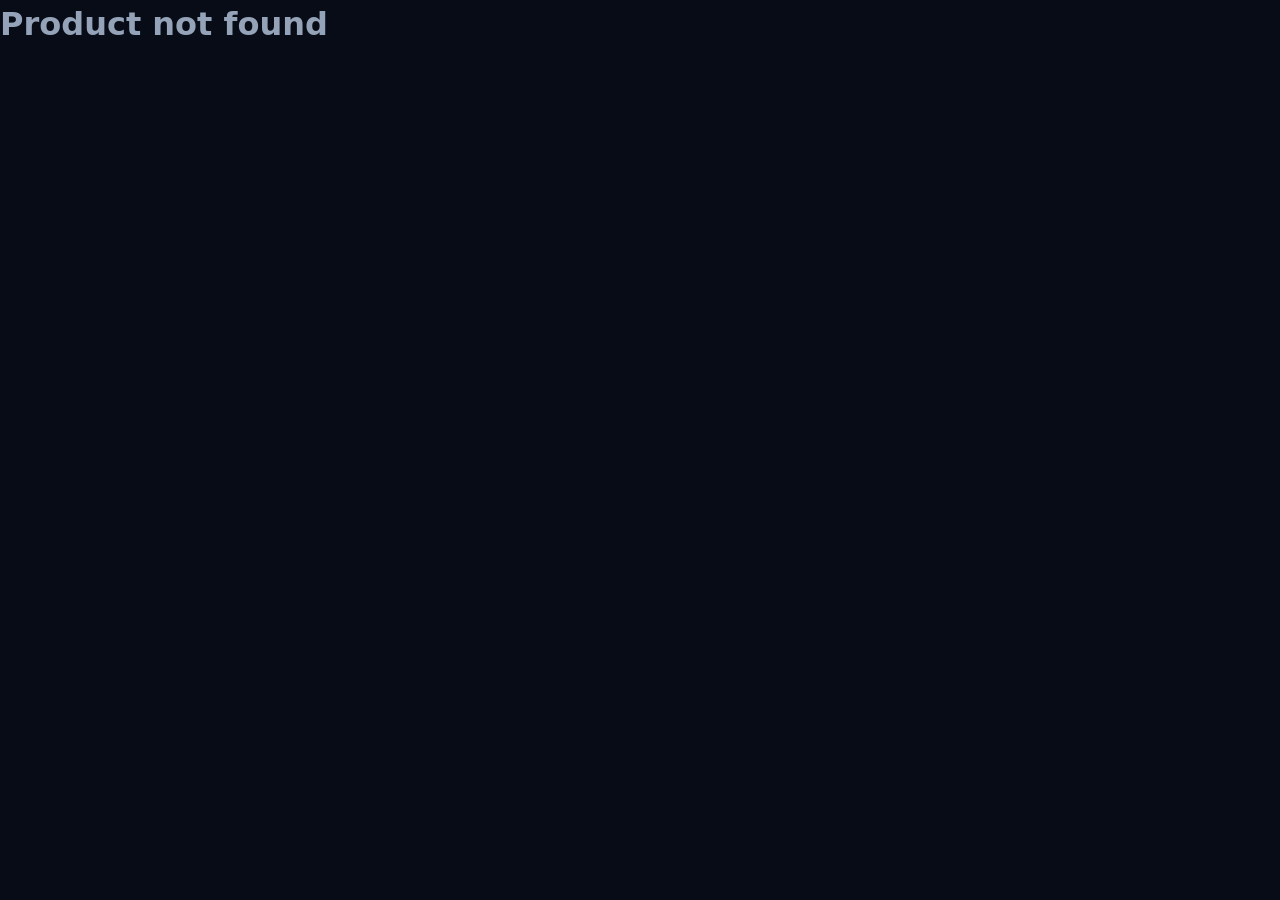
<file: product.html>
<!DOCTYPE html>
<html lang="en">
<head>
    <meta charset="UTF-8">
    <meta name="viewport" content="width=device-width, initial-scale=1.0">
    <title>Product | Specs</title>
    <link rel="stylesheet" href="style.css">
    <link rel="stylesheet" href="product.css">
</head>
<body>
  <nav class="nav">
    <div class="container">
        <div class="container_flex">

            <!-- Logo -->
            <a href="#" class="nav_icon_txt" aria-label="Homepage">
                <svg xmlns="http://www.w3.org/2000/svg" width="24" height="24" viewBox="0 0 24 24"><path fill="rgb(53, 114, 212)" d="M11 17.5a.75.75 0 0 0 0 1.5h2a.75.75 0 0 0 0-1.5z"/><path fill="rgb(53, 114, 212)" fill-rule="evenodd" d="M8 2a2.25 2.25 0 0 0-2.25 2.25v15.5A2.25 2.25 0 0 0 8 22h8a2.25 2.25 0 0 0 2.25-2.25V4.25A2.25 2.25 0 0 0 16 2zm-.75 2.25A.75.75 0 0 1 8 3.5h8a.75.75 0 0 1 .75.75v15.5a.75.75 0 0 1-.75.75H8a.75.75 0 0 1-.75-.75z" clip-rule="evenodd"/></svg>
                <span>GodFirst Techonologies</span>
            </a>

            <!-- Navigation Links -->
            <ul class="header_context">
                <li><a href="index.html">Home</a></li>
                <li><a href="phone.html">Phones</a></li>
                <li><a href="accessories.html">Accessories</a></li>
                <li><a href="about.html">About</a></li>
                <li><a href="contact.html">Contact</a></li>
            </ul>

            <!-- Right icons -->
            <div class="nav_actions">
                <a href="cart.html" class="cart-icon" aria-label="Cart">
                   <svg xmlns="http://www.w3.org/2000/svg" width="12" height="12" viewBox="0 0 24 24"><path fill="rgb(168, 172, 181)" d="M17 18a2 2 0 0 1 2 2a2 2 0 0 1-2 2a2 2 0 0 1-2-2c0-1.11.89-2 2-2M1 2h3.27l.94 2H20a1 1 0 0 1 1 1c0 .17-.05.34-.12.5l-3.58 6.47c-.34.61-1 1.03-1.75 1.03H8.1l-.9 1.63l-.03.12a.25.25 0 0 0 .25.25H19v2H7a2 2 0 0 1-2-2c0-.35.09-.68.24-.96l1.36-2.45L3 4H1zm6 16a2 2 0 0 1 2 2a2 2 0 0 1-2 2a2 2 0 0 1-2-2c0-1.11.89-2 2-2m9-7l2.78-5H6.14l2.36 5z"/></svg>
                    <span id="cart-count" class="badge">0</span>
                </a>

                <!-- Hamburger -->
                <button class="hamburger" aria-label="Menu">
                    <span></span>
                    <span></span>
                    <span></span>
                </button>
            </div>

        </div>
    </div>
</nav>
<!-- Div Container -->
 <main>
 <div class="product_detail_container">
    <nav class="flex_item">
        <a href="index.html">Home</a>
        <span>/</span>
        <a href="phone.html">Phones</a>
        <span>/</span>
        <a href="accessories.html">Accessories</a>
        <span>/</span>
        <span id="breadcrumb-product-name"></span>
    </nav>
    <div class="product_detail_display_container">
        <div class="img_product">
<img  id="product-image" src="" alt="">
        </div>
        <div class="product_details_spec"  data-id="iphone-15-pro-max" data-price="799000" data-name="iPhone 15 Pro Max"data-brand="Apple">
<div class="product_name_price_comp_name">
    <p id="product-brand"></p>
    <h1 id="product-name"></h1>
    <div class="old_new_price">
        <p class="new_p" id="product-price">₦799,000</p>
        <!-- <p class="old_p" id="product-old-price">₦899,000</p> -->
    </div>
    <p id="product-description">The most powerful iPhone ever with A17 Pro chip, titanium design, and advanced camera system.</p>
    <div class="specs">
        <h3>Specifications</h3>
        <ul id="product-specs">
            <li><svg xmlns="http://www.w3.org/2000/svg" width="12" height="12" viewBox="0 0 48 48"><path fill="rgb(59, 130, 245)" fill-rule="evenodd" stroke="rgb(59, 130, 245)" stroke-linecap="round" stroke-linejoin="round" stroke-width="4" d="m4 24l5-5l10 10L39 9l5 5l-25 25z" clip-rule="evenodd"/></svg><span>A17 Pro chip</span></li>
            <li><svg xmlns="http://www.w3.org/2000/svg" width="12" height="12" viewBox="0 0 48 48"><path fill="rgb(59, 130, 245)" fill-rule="evenodd" stroke="rgb(59, 130, 245)" stroke-linecap="round" stroke-linejoin="round" stroke-width="4" d="m4 24l5-5l10 10L39 9l5 5l-25 25z" clip-rule="evenodd"/></svg><span>6.7" Super Retina XDR display</span></li>
            <li><svg xmlns="http://www.w3.org/2000/svg" width="12" height="12" viewBox="0 0 48 48"><path fill="rgb(59, 130, 245)" fill-rule="evenodd" stroke="rgb(59, 130, 245)" stroke-linecap="round" stroke-linejoin="round" stroke-width="4" d="m4 24l5-5l10 10L39 9l5 5l-25 25z" clip-rule="evenodd"/></svg><span>48MP camera system</span></li>
            <li><svg xmlns="http://www.w3.org/2000/svg" width="12" height="12" viewBox="0 0 48 48"><path fill="rgb(59, 130, 245)" fill-rule="evenodd" stroke="rgb(59, 130, 245)" stroke-linecap="round" stroke-linejoin="round" stroke-width="4" d="m4 24l5-5l10 10L39 9l5 5l-25 25z" clip-rule="evenodd"/></svg><span>Titanium design</span></li>
            <li><svg xmlns="http://www.w3.org/2000/svg" width="12" height="12" viewBox="0 0 48 48"><path fill="rgb(59, 130, 245)" fill-rule="evenodd" stroke="rgb(59, 130, 245)" stroke-linecap="round" stroke-linejoin="round" stroke-width="4" d="m4 24l5-5l10 10L39 9l5 5l-25 25z" clip-rule="evenodd"/></svg><span>USB-C</span></li>
            <li><svg xmlns="http://www.w3.org/2000/svg" width="12" height="12" viewBox="0 0 48 48"><path fill="rgb(59, 130, 245)" fill-rule="evenodd" stroke="rgb(59, 130, 245)" stroke-linecap="round" stroke-linejoin="round" stroke-width="4" d="m4 24l5-5l10 10L39 9l5 5l-25 25z" clip-rule="evenodd"/></svg><span>256GB Storage</span></li>
        </ul>
    </div>
    <div class="quantity_add_to_cart">
    <div class="quantity">
        <span>Quantity:</span>
        <div class="quantity_bth">
            <button class="decrease">-</button>
            <span  class="qty">1</span>
            <button class="increase">+</button>
        </div>
    </div>
<button id="add-to-cart-btn" class="add_to_cart"><svg xmlns="http://www.w3.org/2000/svg" width="12" height="12" viewBox="0 0 24 24"><path fill="rgb(59, 130, 245)" d="M17 18c-1.11 0-2 .89-2 2a2 2 0 0 0 2 2a2 2 0 0 0 2-2a2 2 0 0 0-2-2M1 2v2h2l3.6 7.59l-1.36 2.45c-.15.28-.24.61-.24.96a2 2 0 0 0 2 2h12v-2H7.42a.25.25 0 0 1-.25-.25q0-.075.03-.12L8.1 13h7.45c.75 0 1.41-.42 1.75-1.03l3.58-6.47c.07-.16.12-.33.12-.5a1 1 0 0 0-1-1H5.21l-.94-2M7 18c-1.11 0-2 .89-2 2a2 2 0 0 0 2 2a2 2 0 0 0 2-2a2 2 0 0 0-2-2"/></svg>Add to Cart</button>
    </div>
</div>
        </div>
    </div>
    <!-- Realated Product -->
       <section class="product_display_section">
<div class="feature_div">
    <div class="feature_txt_div">
        <h2>Related Products</h2>
        <!-- <p>The latest and greatest smartphones</p> -->
    </div>
    <!-- <a href="#" class="display_view_all">
        View All
        <svg xmlns="http://www.w3.org/2000/svg" width="12" height="12" viewBox="0 0 24 24">
            <path fill="currentColor"
                d="M14.707 7.293a1 1 0 1 0-1.414 1.414L15.586 11H6a1 1 0 1 0 0 2h9.586l-2.293 2.293a1 1 0 0 0 1.414 1.414l4-4z"/>
        </svg>
    </a> -->
</div>
<div class="items_display_grid" id="related-products">
</div>
   </section>
 </div>
 </main>
    <!-- Footer -->
    <div class="footer_container">
        <div class="grid_footer_container">
            <div class="footer_logo_txt">
  <a href="#" class="nav_icon_txt" aria-label="Homepage">
                <svg xmlns="http://www.w3.org/2000/svg" width="24" height="24" viewBox="0 0 24 24"><path fill="rgb(53, 114, 212)" d="M11 17.5a.75.75 0 0 0 0 1.5h2a.75.75 0 0 0 0-1.5z"/><path fill="rgb(53, 114, 212)" fill-rule="evenodd" d="M8 2a2.25 2.25 0 0 0-2.25 2.25v15.5A2.25 2.25 0 0 0 8 22h8a2.25 2.25 0 0 0 2.25-2.25V4.25A2.25 2.25 0 0 0 16 2zm-.75 2.25A.75.75 0 0 1 8 3.5h8a.75.75 0 0 1 .75.75v15.5a.75.75 0 0 1-.75.75H8a.75.75 0 0 1-.75-.75z" clip-rule="evenodd"/></svg>
                <span>GodFirst Techonologies</span>
            </a>
            <p>Your trusted destination for premium smartphones and accessories. Quality products, unbeatable prices.</p>
            </div>
            <div class="footer_link">
<h4>Quick Links</h4>
<ul class="footer_ul_link">
    <li><a href="#">Phones</a></li>
    <li><a href="#">Accessories</a></li>
    <li><a href="#">About Us</a></li>
    <li><a href="#">Contact</a></li>
</ul>
            </div>
            <div class="footer_link">
                <h4>Categories</h4>
                <ul class="footer_ul_link">
                    <li><a href="accessories.html?brand=Earphones-Headphones">Earphones</a></li>
                    <li><a href="accessories.html?brand=chargers-cables">Chargers</a></li>
                    <li><a href="accessories.html?brand=phone-cases">Phone Cases</a></li>
                    <li><a href="accessories.html?brand=power-banks">Power Banks</a></li>
                </ul>
            </div>
            <div class="footer_contact">
<h4>Contact Us</h4>
<ul class="contact_footer">
    <li class="flex_icon_txt">
        <svg xmlns="http://www.w3.org/2000/svg" width="12" height="12" viewBox="0 0 24 24"><path fill="rgb(59, 130, 245)" d="M6.62 10.79c1.44 2.83 3.76 5.14 6.59 6.59l2.2-2.2c.27-.27.67-.36 1.02-.24c1.12.37 2.33.57 3.57.57c.55 0 1 .45 1 1V20c0 .55-.45 1-1 1c-9.39 0-17-7.61-17-17c0-.55.45-1 1-1h3.5c.55 0 1 .45 1 1c0 1.25.2 2.45.57 3.57c.11.35.03.74-.25 1.02z"/></svg>
        <span>+234 813 848 6245</span>
    </li>
    <li class="flex_icon_txt">
        <svg xmlns="http://www.w3.org/2000/svg" width="12" height="12" viewBox="0 0 24 24"><path fill="rgb(59, 130, 245)" d="M4 20q-.825 0-1.412-.587T2 18V6q0-.825.588-1.412T4 4h16q.825 0 1.413.588T22 6v12q0 .825-.587 1.413T20 20zm8-7l8-5V6l-8 5l-8-5v2z"/></svg>
        <span>godfirst@gmail</span>
    </li>
    <li class="flex_icon_txt">
        <svg xmlns="http://www.w3.org/2000/svg" width="12" height="12" viewBox="0 0 24 24"><path fill="rgb(59, 130, 245)" d="M12 11.5A2.5 2.5 0 0 1 9.5 9A2.5 2.5 0 0 1 12 6.5A2.5 2.5 0 0 1 14.5 9a2.5 2.5 0 0 1-2.5 2.5M12 2a7 7 0 0 0-7 7c0 5.25 7 13 7 13s7-7.75 7-13a7 7 0 0 0-7-7"/></svg>
        <span>No 8 bola tinubu road Bogije ibeju lekki Lagos</span>
    </li>
</ul>
            </div>
        </div>
        <div class="border_line">
        <p class="reserved_txt">© 2026 GodFirst. All rights reserved.</p>
        </div>
    </div>
<script src="index.js"></script>
<script src="cart.js"></script>
<script src="product.js"></script>
</body>
</html>
</file>
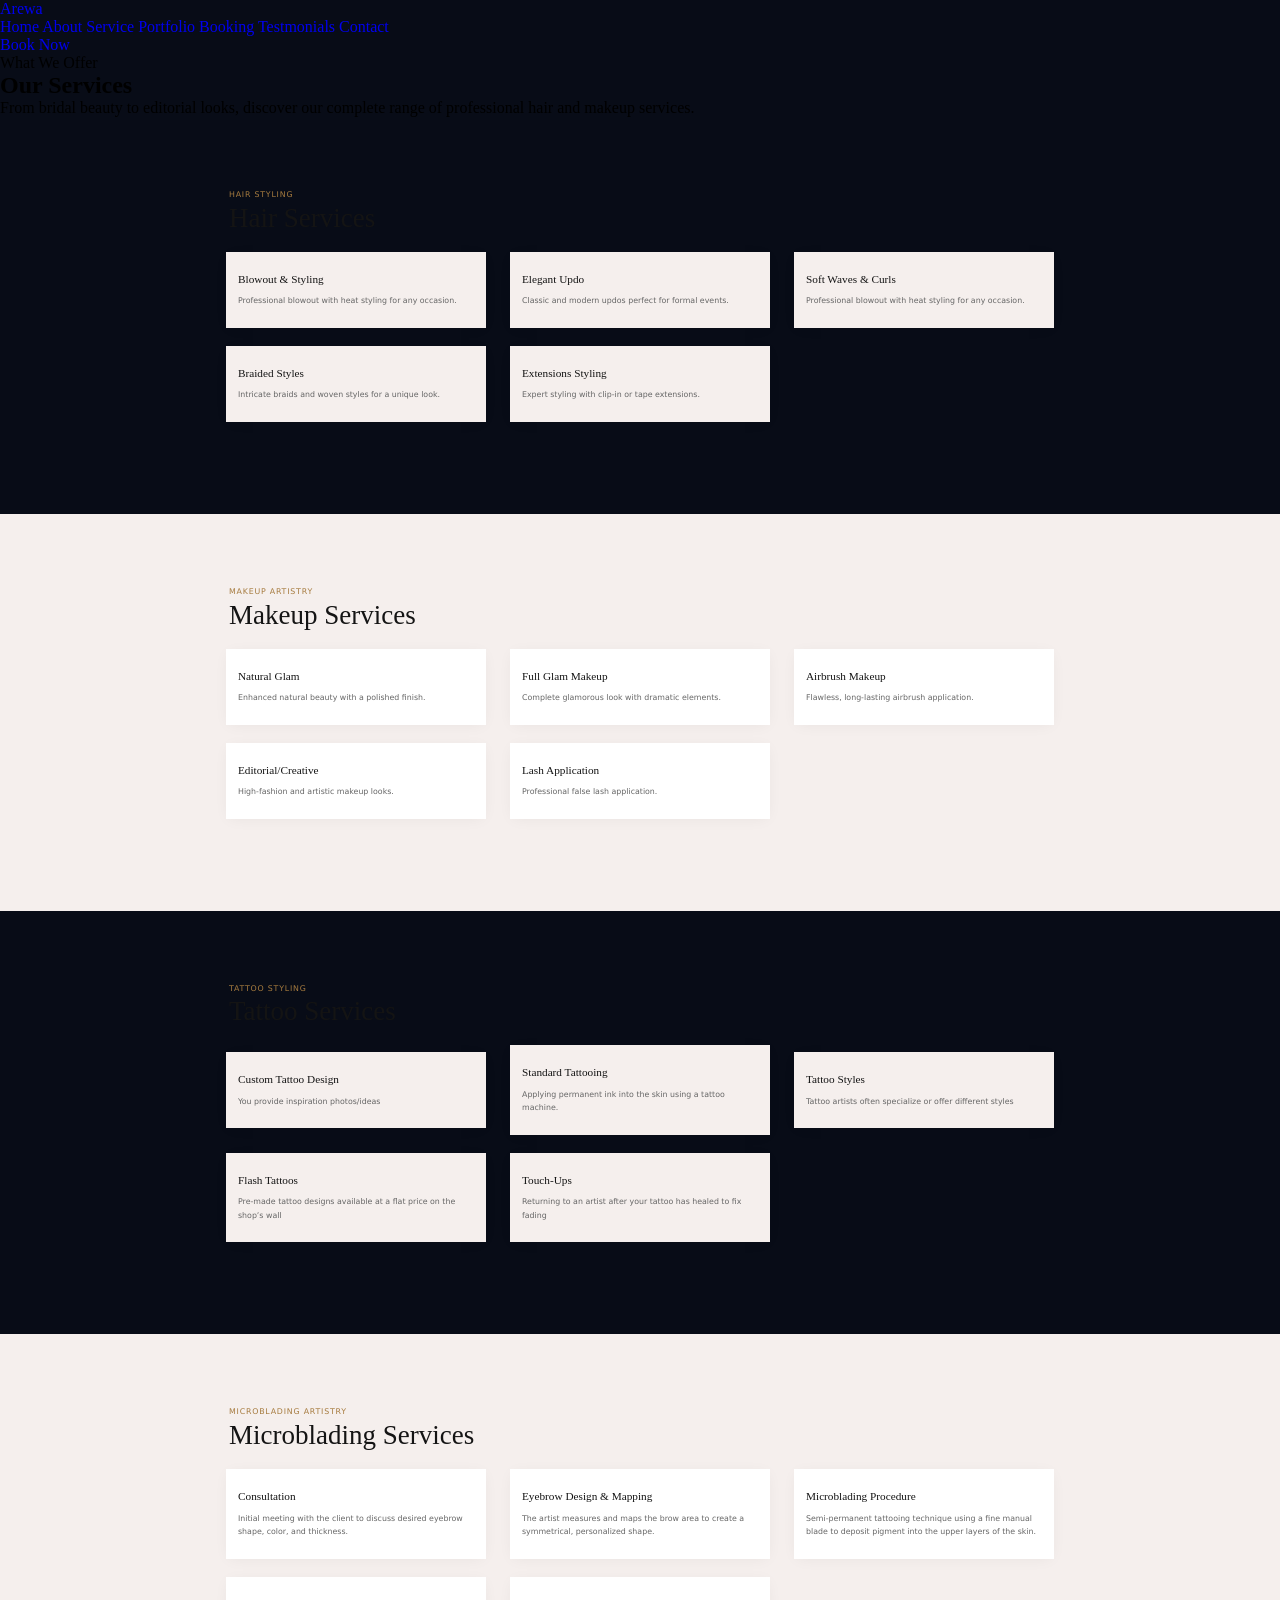
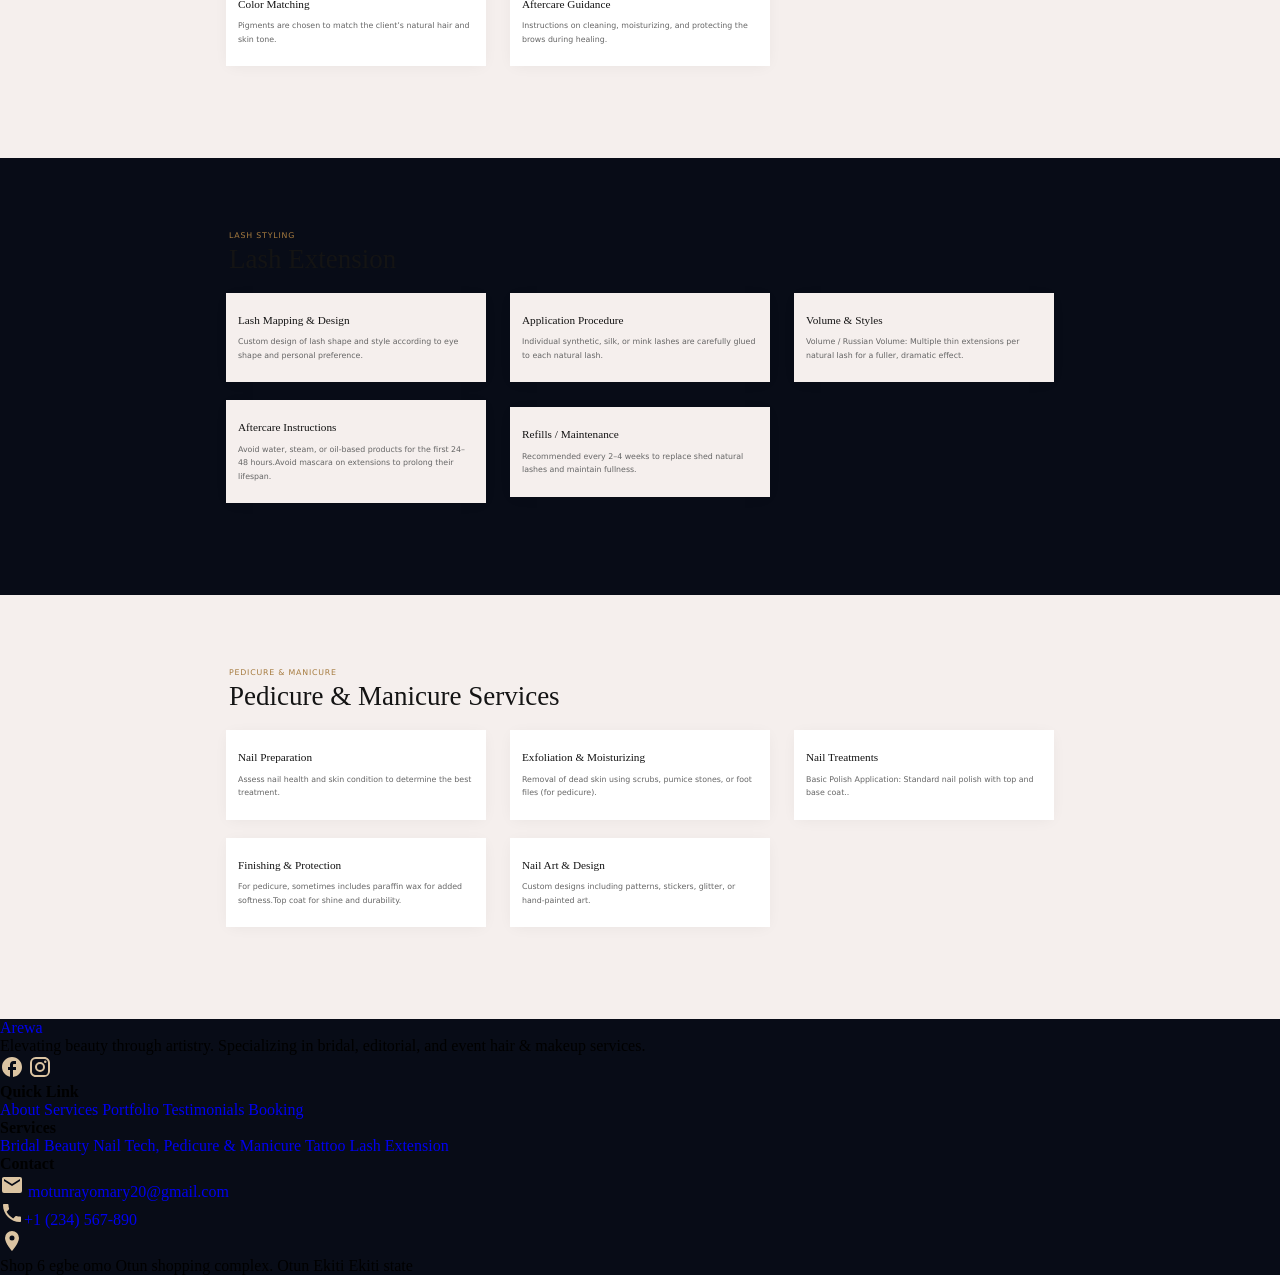
<file: service.html>
<!DOCTYPE html>
<html lang="en">
<head>
    <meta charset="UTF-8">
    <meta name="viewport" content="width=device-width, initial-scale=1.0">
    <title>Document</title>
    <link rel="stylesheet" href="style.css">
    <link rel="stylesheet" href="about.css">
    <link rel="stylesheet" href="service.css">
         <link rel="preconnect" href="https://fonts.googleapis.com">
<link rel="preconnect" href="https://fonts.gstatic.com" crossorigin>
<link href="https://fonts.googleapis.com/css2?family=Poppins:wght@400;600&display=swap" rel="stylesheet">
<Title>ArewaArtistry</Title>
</head>
<body>
       <nav class="Header_section">
    <a href="index.html" class="font">Arewa</a> 
        <!-- <img src="" alt=""> -->
<div class="header_cxt"  id="navLinks">
<a href="index.html">Home</a>
<a href="About.html">About</a>
<a href="service.html">Service</a>
<a href="portfolio.html">Portfolio</a>
<a href="booking.html">Booking</a>
<a href="Testimonials.html">Testmonials</a>
<a href="contact.html">Contact</a>
</div>
<a href="booking.html" class="book_btn">Book Now</a>
 <div class="hamburger" id="hamburger">
    <span></span>
    <span></span>
    <span></span>
  </div>
    </nav>
    <!-- Service Heading Text -->
     <section class="bout_service_section">
        <div class="service_div">
     <p class="p_story">What We Offer</p>
     <h2>Our Services</h2>
     <p>From bridal beauty to editorial looks, discover our complete range of professional hair and makeup services.</p>
        </div>
     </section>
     <!-- Services -->
      <section class="service_section">
<div class="service_heading">
<p>Hair Styling</p>
<h2>Hair Services</h2>
</div>
<div class="service_grid">
    <!-- 1 -->
<div class="service_service">
<div class="text_price">
<h3>Blowout & Styling</h3>
<!-- <span>From $85</span> -->
</div>
<p>Professional blowout with heat styling for any occasion.</p>
</div>
<!-- 2 -->
<div class="service_service">
    <div class="text_price">
        <h3>Elegant Updo</h3>
<!-- <span>From $150</span> -->
    </div>
<p>Classic and modern updos perfect for formal events.</p>
</div>
<!-- 3 -->
<div class="service_service">
    <div class="text_price">
        <h3>Soft Waves & Curls</h3>
    <!-- <span>From $120</span> -->
    </div>
<p>Professional blowout with heat styling for any occasion.</p>
</div>
<!-- 4 -->
<div class="service_service">
    <div class="text_price">
<h3>Braided Styles</h3>
    <!-- <span>From $100</span> -->
    </div>
<p>Intricate braids and woven styles for a unique look.</p>
</div>

<!-- 5 -->
<div class="service_service">
    <div class="text_price">
<h3>Extensions Styling</h3>
    <!-- <span>From $175</span> -->
    </div>
    <p>Expert styling with clip-in or tape extensions.</p>
</div>
</div>
      </section>
      <!-- Make Up Section -->
          <section class="service_section" id="service_section">
<div class="service_heading">
<p>Makeup Artistry</p>
<h2>Makeup Services</h2>
</div>
<div class="service_grid">
    <!-- 1 -->
<div class="service_service" id="service_id">
<div class="text_price">
<h3>Natural Glam</h3>
<!-- <span>From $125</span> -->
</div>
<p>Enhanced natural beauty with a polished finish.</p>
</div>
<!-- 2 -->
<div class="service_service" id="service_id">
    <div class="text_price">
        <h3>Full Glam Makeup</h3>
<!-- <span>From $175</span> -->
    </div>
<p>Complete glamorous look with dramatic elements.</p>
</div>
<!-- 3 -->
<div class="service_service" id="service_id">
    <div class="text_price">
        <h3>Airbrush Makeup</h3>
    <!-- <span>From $200</span> -->
    </div>
<p>Flawless, long-lasting airbrush application.</p>
</div>
<!-- 4 -->
<div class="service_service" id="service_id">
    <div class="text_price">
<h3>Editorial/Creative</h3>
    <!-- <span>From $250</span> -->
    </div>
<p>High-fashion and artistic makeup looks.</p>
</div>

<!-- 5 -->
<div class="service_service" id="service_id">
    <div class="text_price">
<h3>Lash Application</h3>
    <!-- <span>From $35</span> -->
    </div>
    <p>Professional false lash application.</p>
</div>
</div>
      </section>
      <!-- Tattoo -->
         <section class="service_section">
<div class="service_heading">
<p>Tattoo Styling</p>
<h2>Tattoo Services</h2>
</div>
<div class="service_grid">
    <!-- 1 -->
<div class="service_service">
<div class="text_price">
<h3>Custom Tattoo Design</h3>
<!-- <span>From $85</span> -->
</div>
<p>You provide inspiration photos/ideas</p>
</div>
<!-- 2 -->
<div class="service_service">
    <div class="text_price">
        <h3>Standard Tattooing</h3>
<!-- <span>From $150</span> -->
    </div>
<p>Applying permanent ink into the skin using a tattoo machine.</p>
</div>
<!-- 3 -->
<div class="service_service">
    <div class="text_price">
        <h3>Tattoo Styles</h3>
    <!-- <span>From $120</span> -->
    </div>
<p>Tattoo artists often specialize or offer different styles</p>
</div>
<!-- 4 -->
<div class="service_service">
    <div class="text_price">
<h3>Flash Tattoos</h3>
    <!-- <span>From $100</span> -->
    </div>
<p>Pre-made tattoo designs available at a flat price on the shop’s wall</p>
</div>

<!-- 5 -->
<div class="service_service">
    <div class="text_price">
<h3>Touch-Ups</h3>
    <!-- <span>From $175</span> -->
    </div>
    <p>Returning to an artist after your tattoo has healed to fix fading</p>
</div>
</div>
      </section>
      <!-- Microblading -->
        <section class="service_section" id="service_section">
<div class="service_heading">
<p>Microblading Artistry</p>
<h2>Microblading Services</h2>
</div>
<div class="service_grid">
    <!-- 1 -->
<div class="service_service" id="service_id">
<div class="text_price">
<h3>Consultation</h3>
<!-- <span>From $125</span> -->
</div>
<p>Initial meeting with the client to discuss desired eyebrow shape, color, and thickness.</p>
</div>
<!-- 2 -->
<div class="service_service" id="service_id">
    <div class="text_price">
        <h3>Eyebrow Design & Mapping</h3>
<!-- <span>From $175</span> -->
    </div>
<p>The artist measures and maps the brow area to create a symmetrical, personalized shape.</p>
</div>
<!-- 3 -->
<div class="service_service" id="service_id">
    <div class="text_price">
        <h3>Microblading Procedure</h3>
    <!-- <span>From $200</span> -->
    </div>
<p>Semi-permanent tattooing technique using a fine manual blade to deposit pigment into the upper layers of the skin.</p>
</div>
<!-- 4 -->
<div class="service_service" id="service_id">
    <div class="text_price">
<h3>Color Matching</h3>
    <!-- <span>From $250</span> -->
    </div>
<p>Pigments are chosen to match the client’s natural hair and skin tone.</p>
</div>

<!-- 5 -->
<div class="service_service" id="service_id">
    <div class="text_price">
<h3>Aftercare Guidance</h3>
    <!-- <span>From $35</span> -->
    </div>
    <p>Instructions on cleaning, moisturizing, and protecting the brows during healing.</p>
</div>
</div>
      </section>
      <!-- Lash Extension -->
         <section class="service_section">
<div class="service_heading">
<p>Lash Styling</p>
<h2>Lash Extension</h2>
</div>
<div class="service_grid">
    <!-- 1 -->
<div class="service_service">
<div class="text_price">
<h3>Lash Mapping & Design</h3>
<!-- <span>From $85</span> -->
</div>
<p>Custom design of lash shape and style according to eye shape and personal preference.</p>
</div>
<!-- 2 -->
<div class="service_service">
    <div class="text_price">
        <h3>Application Procedure</h3>
<!-- <span>From $150</span> -->
    </div>
<p>Individual synthetic, silk, or mink lashes are carefully glued to each natural lash.</p>
</div>
<!-- 3 -->
<div class="service_service">
    <div class="text_price">
        <h3>Volume & Styles</h3>
    <!-- <span>From $120</span> -->
    </div>
<p>Volume / Russian Volume: Multiple thin extensions per natural lash for a fuller, dramatic effect.</p>
</div>
<!-- 4 -->
<div class="service_service">
    <div class="text_price">
<h3>Aftercare Instructions</h3>
    <!-- <span>From $100</span> -->
    </div>
<p>Avoid water, steam, or oil-based products for the first 24–48 hours.Avoid mascara on extensions to prolong their lifespan.</p>
</div>

<!-- 5 -->
<div class="service_service">
    <div class="text_price">
<h3>Refills / Maintenance</h3>
    <!-- <span>From $175</span> -->
    </div>
    <p>Recommended every 2–4 weeks to replace shed natural lashes and maintain fullness.</p>
</div>
</div>
</section>
<!-- Pedicure & Manicure -->
        <section class="service_section" id="service_section">
<div class="service_heading">
<p>Pedicure & Manicure</p>
<h2>Pedicure & Manicure Services</h2>
</div>
<div class="service_grid">
    <!-- 1 -->
<div class="service_service" id="service_id">
<div class="text_price">
<h3>Nail Preparation</h3>
<!-- <span>From $125</span> -->
</div>
<p>Assess nail health and skin condition to determine the best treatment.</p>
</div>
<!-- 2 -->
<div class="service_service" id="service_id">
    <div class="text_price">
        <h3>Exfoliation & Moisturizing</h3>
<!-- <span>From $175</span> -->
    </div>
<p>Removal of dead skin using scrubs, pumice stones, or foot files (for pedicure).</p>
</div>
<!-- 3 -->
<div class="service_service" id="service_id">
    <div class="text_price">
        <h3>Nail Treatments</h3>
    <!-- <span>From $200</span> -->
    </div>
<p>Basic Polish Application: Standard nail polish with top and base coat..</p>
</div>
<!-- 4 -->
<div class="service_service" id="service_id">
    <div class="text_price">
<h3>Finishing & Protection</h3>
    <!-- <span>From $250</span> -->
    </div>
<p>For pedicure, sometimes includes paraffin wax for added softness.Top coat for shine and durability.</p>
</div>

<!-- 5 -->
<div class="service_service" id="service_id">
    <div class="text_price">
<h3>Nail Art & Design</h3>
    <!-- <span>From $35</span> -->
    </div>
    <p>Custom designs including patterns, stickers, glitter, or hand-painted art.</p>
</div>
</div>
      </section>
 <!-- Footer -->
         <footer class="footer">
            <!-- <div class="footer_heading_txt">
                <h2>Ready to Feel Beautiful?</h2>
                <p>Let's create something beautiful together. Book your consultation today and discover the BelleArtistry difference.</p>
                 <a href="#" class="book">Book Your Appointment<svg xmlns="http://www.w3.org/2000/svg" width="12" height="24" viewBox="0 0 12 24"><path fill="rgb(255, 255, 255)" fill-rule="evenodd" d="M10.157 12.711L4.5 18.368l-1.414-1.414l4.95-4.95l-4.95-4.95L4.5 5.64l5.657 5.657a1 1 0 0 1 0 1.414"/></svg></a>
            </div> -->
            <div class="footer_links">
<div class="grid_link">
    <div class="logo_div_footer">
<a href="#" class="font_footer">Arewa</a> 
<p>Elevating beauty through artistry. Specializing in bridal, editorial, and event hair & makeup services.</p>
<div class="footer_icon">
    <a href="#"><svg xmlns="http://www.w3.org/2000/svg" width="24" height="24" viewBox="0 0 24 24"><path fill="rgb(219, 196, 162)" d="M22 12c0-5.52-4.48-10-10-10S2 6.48 2 12c0 4.84 3.44 8.87 8 9.8V15H8v-3h2V9.5C10 7.57 11.57 6 13.5 6H16v3h-2c-.55 0-1 .45-1 1v2h3v3h-3v6.95c5.05-.5 9-4.76 9-9.95"/></svg></a>
    <a href="#"><svg xmlns="http://www.w3.org/2000/svg" width="24" height="24" viewBox="0 0 24 24"><path fill="rgb(219, 196, 162)" d="M7.8 2h8.4C19.4 2 22 4.6 22 7.8v8.4a5.8 5.8 0 0 1-5.8 5.8H7.8C4.6 22 2 19.4 2 16.2V7.8A5.8 5.8 0 0 1 7.8 2m-.2 2A3.6 3.6 0 0 0 4 7.6v8.8C4 18.39 5.61 20 7.6 20h8.8a3.6 3.6 0 0 0 3.6-3.6V7.6C20 5.61 18.39 4 16.4 4zm9.65 1.5a1.25 1.25 0 0 1 1.25 1.25A1.25 1.25 0 0 1 17.25 8A1.25 1.25 0 0 1 16 6.75a1.25 1.25 0 0 1 1.25-1.25M12 7a5 5 0 0 1 5 5a5 5 0 0 1-5 5a5 5 0 0 1-5-5a5 5 0 0 1 5-5m0 2a3 3 0 0 0-3 3a3 3 0 0 0 3 3a3 3 0 0 0 3-3a3 3 0 0 0-3-3"/></svg></a>
</div>
    </div>
    <!-- Quick Link -->
    <div class="general_footer">
        <h4>Quick Link</h4>
        <a href="About.html">About</a>
        <a href="service.html">Services</a>
        <a href="portfolio.html">Portfolio</a>
        <a href="Testimonials.html">Testimonials</a>
        <a href="booking.html">Booking</a>
    </div>
    <!-- Service -->
      <div class="general_footer">
        <h4>Services</h4>
        <a href="#">Bridal Beauty</a>
        <a href="#">Nail Tech, Pedicure & Manicure</a>
        <a href="#">Tattoo</a>
        <a href="#">Lash Extension</a>
    </div>
    <!-- Contact -->
     <div class="general_footer">
    <h4>Contact</h4>
    <ul>
        <li><svg xmlns="http://www.w3.org/2000/svg" width="24" height="24" viewBox="0 0 24 24"><path fill="rgb(219, 196, 162)" d="m20 8l-8 5l-8-5V6l8 5l8-5m0-2H4c-1.11 0-2 .89-2 2v12a2 2 0 0 0 2 2h16a2 2 0 0 0 2-2V6a2 2 0 0 0-2-2"/></svg> <a href="#">motunrayomary20@gmail.com</a></li>
        <li><svg xmlns="http://www.w3.org/2000/svg" width="24" height="24" viewBox="0 0 24 24"><path fill="rgb(219, 196, 162)" d="M6.62 10.79c1.44 2.83 3.76 5.14 6.59 6.59l2.2-2.2c.27-.27.67-.36 1.02-.24c1.12.37 2.33.57 3.57.57c.55 0 1 .45 1 1V20c0 .55-.45 1-1 1c-9.39 0-17-7.61-17-17c0-.55.45-1 1-1h3.5c.55 0 1 .45 1 1c0 1.25.2 2.45.57 3.57c.11.35.03.74-.25 1.02z"/></svg><a href="#">+1 (234) 567-890</a></li>
        <li><svg xmlns="http://www.w3.org/2000/svg" width="24" height="24" viewBox="0 0 24 24"><path fill="rgb(219, 196, 162)" d="M12 11.5A2.5 2.5 0 0 1 9.5 9A2.5 2.5 0 0 1 12 6.5A2.5 2.5 0 0 1 14.5 9a2.5 2.5 0 0 1-2.5 2.5M12 2a7 7 0 0 0-7 7c0 5.25 7 13 7 13s7-7.75 7-13a7 7 0 0 0-7-7"/></svg><p class="la">Shop 6 egbe omo Otun shopping complex. Otun Ekiti Ekiti state</p></li>
    </ul>
     </div>
</div>
            </div>
         </footer>
     <script src="index.js"></script>
</body>
</html>
</file>
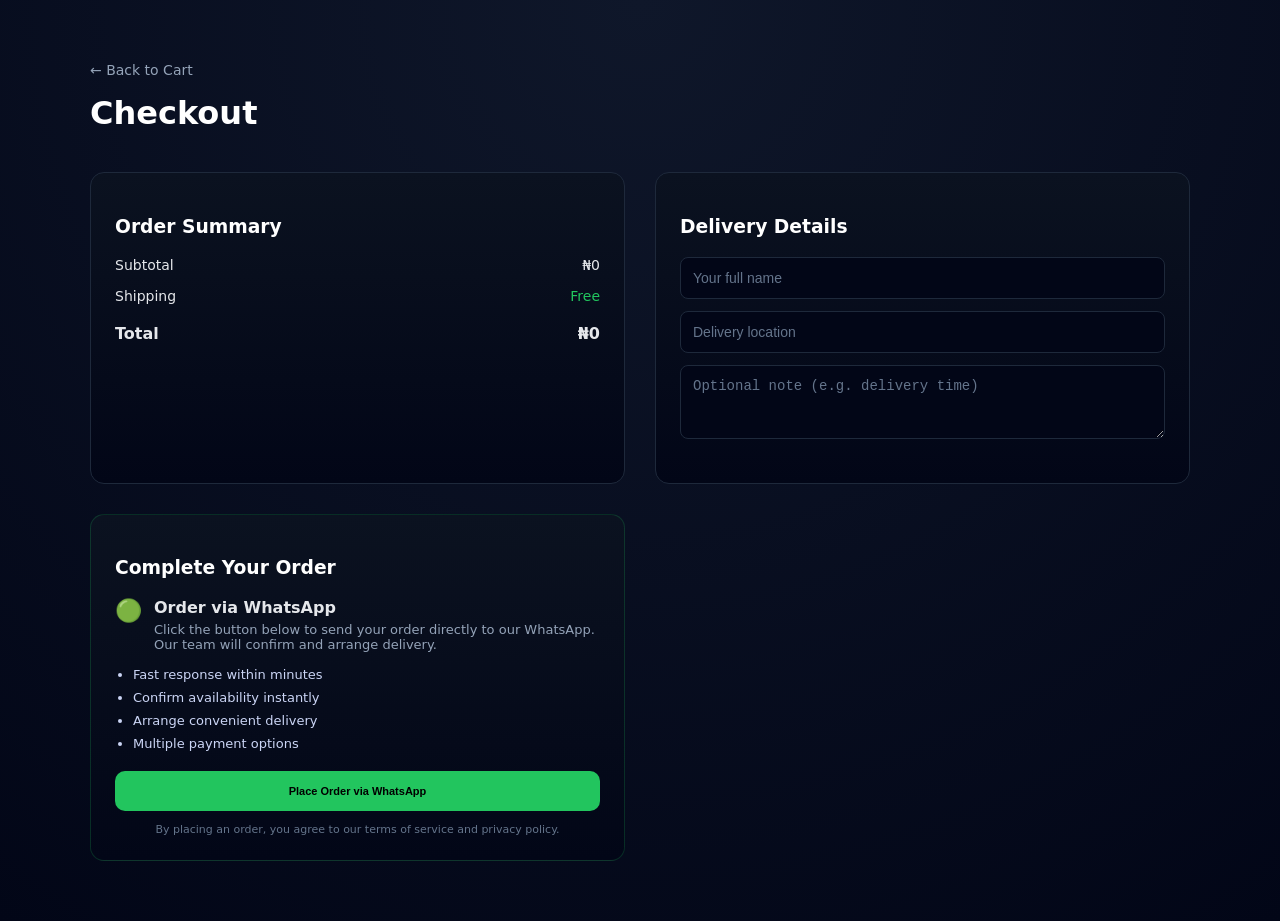
<file: whatappui.html>
<!DOCTYPE html>
<html lang="en">
<head>
  <meta charset="UTF-8" />
  <title>Checkout</title>
  <link rel="stylesheet" href="whatappui.css" />
</head>
<body>

  <div class="checkout_page">

    <a href="cart.html" class="back_link">← Back to Cart</a>
    <h1>Checkout</h1>

    <div class="checkout_grid">

      <!-- Order Summary -->
      <div class="checkout_card">
        <h3>Order Summary</h3>

        <div id="checkout-items"></div>

        <div class="summary_line">
          <span>Subtotal</span>
          <span id="subtotal">₦0</span>
        </div>

        <div class="summary_line">
          <span>Shipping</span>
          <span class="free">Free</span>
        </div>

        <div class="summary_total">
          <span>Total</span>
          <strong id="total">₦0</strong>
        </div>
      </div>
<div class="checkout_card">
  <h3>Delivery Details</h3>

  <div class="customer_inputs">
    <input
      type="text"
      id="customer-name"
      placeholder="Your full name"
      required
    />

    <input
      type="text"
      id="customer-location"
      placeholder="Delivery location"
      required
    />

    <textarea
      id="customer-note"
      placeholder="Optional note (e.g. delivery time)"
      rows="3"
    ></textarea>
  </div>
</div>


      <!-- WhatsApp Order -->
      <div class="checkout_card highlight">
        <h3>Complete Your Order</h3>

        <div class="wa_info">
          <span class="wa_icon">🟢</span>
          <div>
            <strong>Order via WhatsApp</strong>
            <p>
              Click the button below to send your order directly to our WhatsApp.
              Our team will confirm and arrange delivery.
            </p>
          </div>
        </div>

        <ul class="benefits">
          <li>Fast response within minutes</li>
          <li>Confirm availability instantly</li>
          <li>Arrange convenient delivery</li>
          <li>Multiple payment options</li>
        </ul>

        <button class="wa_btn" onclick="checkoutViaWhatsApp()">
          Place Order via WhatsApp
        </button>

        <small class="terms">
          By placing an order, you agree to our terms of service and privacy policy.
        </small>
      </div>

    </div>
  </div>

  <script src="cart.js"></script>
  <script src="whatappui.js"></script>
</body>
</html>
</file>
<file: style.css>
* {
    margin: 0;
    padding: 0;
    box-sizing: border-box;
    text-decoration: none;
    list-style: none;
}
body{
    background-color: rgb(8, 12, 23);
}
.nav {
    position: sticky;
    top: 0;
    z-index: 50;
    backdrop-filter: blur(24px);
    background-color: rgba(11, 17, 30, 0.8);
    border-radius: 0 0 10px 10px;
    box-shadow: rgba(5, 8, 15, 0.4) 0px 4px 24px;
    border: 1px solid rgba(29, 40, 57, 0.5);
}

.container {
    padding: 12px 16px;
}

.container_flex {
    display: flex;
    align-items: center;
    justify-content: space-between;
}

.nav_icon_txt {
    display: flex;
    align-items: center;
    gap: 6px;
}

.nav_icon_txt span {
    font-family: "Space Grotesk", system-ui, sans-serif;
    font-size: 12px;
    font-weight: 700;
    color: rgb(31, 139, 222);
}
.cart-icon {
  transition: transform 0.2s ease;
}

.cart-icon.bump {
  transform: scale(1.2);
}



/* Nav links */
.header_context {
    display: flex;
    gap: 18px;
    font-family: "Inter", system-ui, sans-serif;
    opacity: 1;
}

.header_context a {
    color: rgb(148, 163, 184);
    font-size: 13px;
    transition: 0.2s ease;
}

.header_context a:hover {
    color: #fff;
}

/* Right section */
.nav_actions {
    display: flex;
    align-items: center;
    gap: 16px;
}

/* Hamburger */
.hamburger {
    display: none;
    flex-direction: column;
    gap: 4px;
    background: none;
    border: none;
    cursor: pointer;
}

.hamburger span {
    width: 18px;
    height: 2px;
    background: #94a3b8;
    transition: 0.3s;
}
/* .header_context {
    opacity: 0;
    transition: max-height 0.35s ease, opacity 0.2s ease;
}

.header_context.active {
    opacity: 1;
} */

.badge {
    display: inline-flex;
    align-items: center;
    gap: 6px;
    padding: 6px 12px;

    background: rgba(60, 131, 246, 0.1);
    border: 1px solid rgba(60, 131, 246, 0.2);
    border-radius: 9999px;

    font-family: "Inter", system-ui, sans-serif;
    font-size: 12px;
    color: rgb(60, 131, 246);
}


/* Mobile */
@media (max-width: 768px) {

    .header_context {
        position: absolute;
        top: 100%;
        left: 0;

        width: 100%;
        background: rgba(11, 17, 30, 0.95);
        backdrop-filter: blur(16px);

        display: flex;
        flex-direction: column;
        align-items: center;

        gap: 20px;
        padding: 20px 0;

        max-height: 0;
        overflow: hidden;
        opacity: 0;

        transition: max-height 0.35s ease, opacity 0.2s ease;
        z-index: 20;
    }

    .header_context.active {
        max-height: 300px;
        opacity: 1;
    }

    .hamburger {
        display: flex;
    }
}
/* Home Display */
/* .Home_display {
    height: 80vh;
    position: relative;

    background-color: #020617;
    background-image: radial-gradient(
        600px circle at 100% 0%,
        rgba(56, 189, 248, 0.15),
        transparent 40%
    );
} */
.Home_display {
    min-height: 80vh;
    display: flex;
    align-items: center;

    background:
        linear-gradient(rgba(0,0,0,0.6), rgba(0,0,0,0.6)), /* overlay */
        url("images/G_first_hp.jpeg") center / cover no-repeat;
}

.home_content {
    padding-left: 4rem;
    max-width: 520px;
}

.inline_flex{
    padding:4.5px 9px;
    background-color: rgba(60, 131, 246, 0.1);
    border: 1px solid rgba(60, 131, 246, 0.2);
    display: inline-flex;
    align-items: center;
    gap: 4px;
    border-radius: 9999px;
}
.inline_flex span{
    color: rgb(60, 131, 246);
    font-family: "Inter", system-ui, sans-serif;
    font-size: 7.875px;
    font-weight: 500;
    line-height: 11.25px;
}
.home_div h1 span{
    /* color: rgb(248, 250, 252); */
    color: rgb(60, 131, 246);
}
.home_div h1{
    color: rgb(248, 250, 252);
    display: block;
    font-family: "Space Grotesk", system-ui, sans-serif;
    font-size: 40.5px;
    font-weight: 700;
    max-width: 424px;
    line-height: 40.5px;
    margin-top: 18px;
}
.home_div p{
color:rgb(148, 163, 184);
display: block;
font-family: "Inter", system-ui, sans-serif;
font-size: 11.25px;
line-height: 18.2812px;
margin-top: 18px;
max-width: 324px;
}
.hero_actions {
    display: flex;
    gap: 12px;
    margin-top: 20px;
    flex-wrap: wrap;
}

.btn_primary,
.btn_secondary {
    display: inline-flex;
    align-items: center;
    gap: 8px;
    height: 36px;
    padding: 0 18px;
    font-family: "Inter", system-ui, sans-serif;
    font-weight: 600;
    border-radius: 6px;
}

.btn_primary {
    background: rgb(60, 131, 246);
    color: rgb(11, 18, 33);
}

.btn_secondary {
    background: rgb(8, 12, 23);
    color: rgb(242, 244, 247);
    border: 1px solid rgb(29, 40, 57);
}

.btn_secondary:hover {
    background: rgb(60, 131, 246);
    color: rgb(11, 18, 33);
}

@media (max-width: 768px) {
    .home_content {
        padding: 0 1.5rem;
        text-align: center;
    }

    .hero_actions {
        justify-content: center;
    }
}
/* Support Styling */
.support_section{
    background-color: rgb(8, 12, 23);

    margin-top: 45px;
    padding: 0px 9px;
    /* width: 1351px; */
}
.support_grid {
    display: grid;
    grid-template-columns: repeat(4, minmax(0, 1fr));
    gap: 16px;

    max-width: 1200px;
    margin: 0 auto;
}
.support_category{
    backdrop-filter: blur(24px);
    background-color: rgba(11, 17, 30, 0.8);
    border-radius: 6.75px;
    border: 1px solid rgba(29, 40, 57, 0.5);
    box-shadow: rgba(5, 8, 15, 0.4) 0px 4px 24px 0px;
    box-sizing: border-box;
    display: block;
    padding: 13.5px;
    text-align: center;
    line-height: 13.5px;
}
.support_category h3{
    color:rgb(248, 250, 252);
    font-family: "Space Grotesk", system-ui, sans-serif;
    font-size: 9px;
    font-weight: 600;
    line-height: 13.5px;
    margin-top: 6.75px;
}
.support_category p{
    color: rgb(148, 163, 184);
    font-family: "Inter", system-ui, sans-serif;
    font-size: 7.875px;
    margin-top: 6.75px;
}
@media (max-width: 1024px) {
    .support_grid {
        grid-template-columns: repeat(2, 1fr);
    }
}

@media (max-width: 480px) {
    .support_grid {
        grid-template-columns: 1fr;
    }
}
/* Product Display */
.product_display_section{
     background-color: rgb(8, 12, 23);

    margin-top: 45px;
    padding: 0px 9px;
    /* width: 1351px; */
}
.feature_div{
    display: flex;
    justify-content: space-between;
    align-items: center;
    margin-bottom: 18px;
}
.feature_txt_div h2{
    color: rgb(248, 250, 252);
    font-family: "Space Grotesk", system-ui, sans-serif;
    font-size: 20.25px;
    font-weight: 700;
    line-height: 22.5px;
}
.feature_txt_div p{
    color: rgb(148, 163, 184);
    font-family: "Inter", system-ui, sans-serif;
    line-height: 13.5px;
    margin-top: 4.5px;
}
.display_view_all{
    display: inline-flex;
    align-items: center;
    gap:4.5px;
    color: rgb(248, 250, 252);
    cursor: pointer;
    font-size: 7.875px;
    font-weight: 500;
    letter-spacing: normal;
    line-height: 11.25px;
    padding:4.5px 9px;
    transition: 0.2s ease;
}
.display_view_all:hover{
     background: rgb(60, 131, 246);
    color: rgb(11, 18, 33);
    border-radius: 5px;
}
.item_display_product {
    background: rgba(11, 17, 30, 0.85);
    backdrop-filter: blur(24px);
    border: 1px solid rgba(29, 40, 57, 0.5);
    border-radius: 8px;
    overflow: hidden;
    transition: transform 0.25s ease, box-shadow 0.25s ease;
}

.item_display_product:hover {
    transform: translateY(-4px);
    box-shadow: rgba(5, 8, 15, 0.6) 0px 10px 30px;
}

.items_display_grid{
 display: grid;
    grid-template-columns: repeat(auto-fit, minmax(220px, 1fr));
    gap: 16px;
    margin: 0 auto;
}
/* .item_img{
    position: relative;
}
.item_img span{
    position: absolute;
    left: 2%;
    top: 5%;
} */

.item_img img {
    width: 100%;
    aspect-ratio: 1 / 1;
    object-fit: cover;
}
.product_badges {
    position: absolute;
    top: 8px;
    left: 8px;
    display: flex;
    gap: 10px;
}

.badge {
    padding: 4px 8px;
    font-size: 11px;
    font-weight: 600;
    border-radius: 999px;
}

.badge.sale {
    background: rgba(239, 68, 68, 0.15);
    color: #ef4444;
}

.badge.best {
    background: rgba(60, 131, 246, 0.15);
    color: #3c83f6;
}

.phone_details{
    padding: 9px;
    display: block;
    line-height: 13.5px;
    border: 0px solid rgb(29, 40, 57);
}
/* .detail_txt p{
    color: rgb(148, 163, 184);
    font-family: "Inter", system-ui, sans-serif;
    font-size: 6.75px;
    letter-spacing: 0.3375px;
    text-transform: capitalize;
    line-height: 9px;
} */
.brand {
    font-size: 6.75px;
    color: rgb(148, 163, 184);
    text-transform: uppercase;
    letter-spacing: 0.5px;
    font-family: "Inter", system-ui, sans-serif;

}

.detail_txt h3 {
    font-size: 10px;
    margin-top: 4px;
    color: rgb(248, 250, 252);
    font-family: "Space Grotesk", system-ui, sans-serif;
    font-weight: 600;
}

.price {
    display: flex;
    flex-direction: column;
}

.price .current {
    font-size: 11.25px;
    font-weight: 600;
    color: rgb(60, 131, 246);
    font-family: "Space Grotesk", system-ui, sans-serif;

}

.price .old {
    font-size: 9.875px;
    text-decoration: line-through;
    color: rgb(148, 163, 184);
    margin-top: 5px;
}

.cart_btn {
    background: none;
    border: 1px solid rgba(29, 40, 57, 0.5);
    border-radius: 6px;
    padding: 6px;
    cursor: pointer;
    color: rgb(148, 163, 184);
    /* transition: 0.5s ease; */
    transition: transform 0.2s ease;
}
/* .cart-icon {
  transition: transform 0.2s ease;
}

.cart-icon.bump {
  transform: scale(1.2);
} */


.cart_btn:hover {
    background: rgb(60, 131, 246);
    color: rgb(11, 18, 33);
}
.price_cart_flex {
    display: flex;
    align-items: center;
    justify-content: space-between;
    margin-top: 12px;
}
/* Optional */
.item_display_product a {
    text-decoration: none;
    color: inherit;
}
.cart_btn:hover svg {
    fill: rgb(11, 18, 33);
}
/* offer_txt_section */
.offer_txt_section{
   background-color: rgb(8, 12, 23);
    margin-top: 45px;
    padding: 0px 9px;  
}
.offer_txt_div {
    max-width: 1200px;
    margin: 0 auto;

    background: radial-gradient(
        circle at 100% 50%,
        rgba(60, 131, 246, 0.12),
        transparent 60%
    );

    backdrop-filter: blur(24px);
    border: 1px solid rgba(29, 40, 57, 0.5);
    border-radius: 10px;

    display: flex;
    align-items: center;
    justify-content: space-between;
    gap: 20px;

    padding: 24px;
}

.offer_txt span{
background-color: rgba(239, 67, 67, 0.2);
border-radius: 9999px;
border: 0px solid rgb(29, 40, 57);
color: rgb(239, 67, 67);
display: inline-flex;
font-size: 7.875px;
font-weight: 600;
font-family: "Inter", system-ui, sans-serif;
text-align: left;
padding: 2.25px 6.75px;
}
.offer_txt h3{
color: rgb(248, 250, 252);
    font-family: "Space Grotesk", system-ui, sans-serif;
font-size: 20.25px;
font-weight: 700;
margin-top: 9px;
text-align: left;
line-height: 22.5px;
max-width: 170px;
}
.offer_txt p{
    color: rgb(148, 163, 184);
font-family: "Inter", system-ui, sans-serif;
margin-top: 9px;
text-align: left;
max-width: 252px;
}
/* 📱 Responsive */
@media (max-width: 768px) {
    .offer_txt_div {
        flex-direction: column;
        align-items: flex-start;
    }
/* 
    .btn_primary {
        margin-top: 12px;
    } */
}
/* Footer */
.footer_container{
    margin-top: 45px;
    padding: 27px 9px;
    border: 1px solid rgb(29, 40, 57);
}
.footer_logo_txt p{
color: rgb(148, 163, 184);
font-family: "Inter", system-ui, sans-serif;
font-size: 7.875px;
margin-top: 9px;
max-width: 300px;
}
.grid_footer_container{
  display: grid;
  grid-template-columns: repeat(4,1fr);
  row-gap: 18px;
  column-gap: 18px;
}
.footer_link{
    color: rgb(248, 250, 252);
    font-family: "Space Grotesk", system-ui, sans-serif;
    font-size: 10.125px;
    font-weight: 600;
    line-height: 15.75px;
    margin-bottom: 9px;
}
.footer_ul_link{
    display: block;
/* font-family: "Inter", system-ui, sans-serif;
color: rgb(248, 250, 252); */
}
.footer_ul_link li{
    /* display: list-item; */
    margin-top: 6.75px;
}
.footer_ul_link a{
    font-family: "Inter", system-ui, sans-serif;
color: rgb(148, 163, 184);
cursor: pointer;
font-size: 7.875px;
line-height: 11.25px;
transition: 0.3s ease;
}
.footer_ul_link a:hover {
    color: rgb(60, 131, 246);
}
.footer_contact h4{
      color: rgb(248, 250, 252);
    font-family: "Space Grotesk", system-ui, sans-serif;
    font-size: 10.125px;
    font-weight: 600;
    line-height: 15.75px;
    margin-bottom: 9px;
}
.contact_footer{
     display: block;
}
.flex_icon_txt{
    display: flex;
    align-items: center;
    margin-top: 6.75px;
    gap: 5px;
}
.flex_icon_txt span{
        font-family: "Inter", system-ui, sans-serif;
color: rgb(148, 163, 184);
cursor: pointer;
font-size: 7.875px;
line-height: 11.25px;
}
.border_line{
    border: 1px solid rgba(29, 40, 57, 0.5);
    margin-top: 18px;
    padding-top: 18px;
}
.reserved_txt{
    text-align: center;
            font-family: "Inter", system-ui, sans-serif;
color: rgb(148, 163, 184);
cursor: pointer;
font-size: 7.875px;
line-height: 11.25px;
}
/* 📱 Responsive */
@media (max-width: 768px) {
    .grid_footer_container {
        grid-template-columns: 1fr 1fr;
    }
}

@media (max-width: 480px) {
    .grid_footer_container {
        grid-template-columns: 1fr;
    }
}
</file>
<file: about.css>
/* ABOUT CONTAINER */
.container_abt {
  /* max-width: 1100px; */
  margin: 60px auto;
  padding: 0 20px;
  color: #cbd5e1;
}

/* HEADING */
.abt_heading {
  max-width: 600px;
  margin: 0 auto 50px;
  text-align: center;
}

.abt_heading h1 {
  color: #f8fafc;
  font-family: "Space Grotesk", system-ui, sans-serif;
  font-size: 32px;
  font-weight: 700;
  line-height: 1.2;
}

.abt_heading span {
  color: rgb(60, 131, 246);
}

.abt_heading p {
  color: rgb(148, 163, 184);
  font-family: "Inter", system-ui, sans-serif;
  font-size: 14px;
  margin-top: 14px;
  line-height: 1.6;
}
.story{
  margin-top: 50px;
  display: grid;
  grid-template-columns: 1.4fr 1fr;
  gap: 40px;
  align-items: start;
}
.grid_story h2 {
  color: rgb(248, 250, 252);
  font-family: "Space Grotesk", system-ui, sans-serif;
  font-size: 20px;
  font-weight: 700;
  margin-bottom: 12px;
}

.grid_story p {
  font-family: "Inter", system-ui, sans-serif;
  color: rgb(148, 163, 184);
  font-size: 14px;
  margin-top: 14px;
  line-height: 1.7;
}

/* SUPPORT CARD */
.support_container {
  backdrop-filter: blur(24px);
  background-color: rgba(11, 17, 30, 0.85);
  padding: 22px;
  border: 1px solid rgba(29, 40, 57, 0.6);
  border-radius: 12px;
  box-shadow: rgba(5, 8, 15, 0.45) 0px 10px 30px;
  margin-top: 45px;
}

/* SUPPORT GRID */
.grid_support_container {
  display: grid;
  grid-template-columns: repeat(2, 1fr);
  gap: 18px;
}

/* EACH STAT */
.support_grid {
  background: rgba(15, 23, 42, 0.6);
  border-radius: 10px;
  padding: 14px;
  text-align: center;
  border: 1px solid rgba(29, 40, 57, 0.5);
}

.support_grid_txt .big_p {
  color: rgb(60, 131, 246);
  font-family: "Space Grotesk", system-ui, sans-serif;
  font-size: 18px;
  font-weight: 700;
  line-height: 1.2;
}

.support_grid_txt p {
  color: rgb(148, 163, 184);
  font-family: "Inter", system-ui, sans-serif;
  font-size: 12px;
  margin-top: 6px;
  line-height: 1.5;
}

/* MOBILE */
@media (max-width: 768px) {
  .abt_heading h1 {
    font-size: 26px;
  }

  .story {
    grid-template-columns: 1fr;
    gap: 30px;
  }
}
.committed_section{
      /* max-width: 1100px; */
  margin: 60px auto;
  padding: 0 20px;
  color: #cbd5e1;
}
.committed_heading_txt{
      max-width: 600px;
  margin: 0 auto 50px;
  text-align: center;
}
.committed_heading_txt h1{
     color: #f8fafc;
  font-family: "Space Grotesk", system-ui, sans-serif;
  font-size: 16.875px;
  margin-bottom: 9px;
  font-weight: 700;
  line-height: 1.2;
}
.committed_heading_txt p{
     color: rgb(148, 163, 184);
  font-family: "Inter", system-ui, sans-serif;
  font-size: 12px;
  margin-top: 6px;
  line-height: 1.5;
}
.committed_div_grid {
  display: grid;
  grid-template-columns: repeat(3, 1fr);
  gap: 18px;
}

/* CARD */
.committed_items {
  backdrop-filter: blur(24px);
  background-color: rgba(11, 17, 30, 0.8);
  border-radius: 10px;
  border: 1px solid rgba(29, 40, 57, 0.5);
  box-shadow: rgba(5, 8, 15, 0.45) 0px 8px 28px 0px;
  padding: 18px;
  transition: transform 0.25s ease, box-shadow 0.25s ease, border-color 0.25s ease;
}

.committed_items:hover {
  transform: translateY(-4px);
  border-color: rgba(58, 129, 242, 0.6);
  box-shadow: rgba(58, 129, 242, 0.15) 0px 12px 32px;
}

/* ICON */
.committed_items svg {
  /* width: 20px;
  height: 20px; */
  margin-bottom: 12px;
}

/* TITLE */
.committed_items h3 {
  color: rgb(248, 250, 252);
  font-family: "Space Grotesk", system-ui, sans-serif;
  font-size: 14px;
  font-weight: 600;
  line-height: 1.4;
}

/* TEXT */
.committed_items p {
  color: rgb(148, 163, 184);
  font-family: "Inter", system-ui, sans-serif;
  font-size: 12px;
  line-height: 1.6;
  margin-top: 8px;
}

/* TABLET */
@media (max-width: 900px) {
  .committed_div_grid {
    grid-template-columns: repeat(2, 1fr);
  }
}

/* MOBILE */
@media (max-width: 500px) {
  .committed_div_grid {
    grid-template-columns: 1fr;
  }
}
/* SELL LIST SECTION */
.sell_list_section {
  backdrop-filter: blur(24px);
  background-color: rgba(11, 17, 30, 0.8);
  border: 1px solid rgba(29, 40, 57, 0.5);
  border-radius: 12px;
  box-shadow: rgba(5, 8, 15, 0.45) 0px 8px 28px;
  margin-top: 45px;
  padding: 36px 30px;
}

/* GRID */
.sell_list_grid {
  display: grid;
  grid-template-columns: repeat(2, 1fr);
  gap: 36px;
}

/* HEADING */
.sell_heading_txt {
  max-width: 600px;
  margin: 0 auto 40px;
  text-align: center;
}

.sell_heading_txt h2 {
  color: rgb(248, 250, 252);
  font-family: "Space Grotesk", system-ui, sans-serif;
  font-size: 20px;
  font-weight: 700;
  margin-bottom: 10px;
}

.sell_heading_txt p {
  color: rgb(148, 163, 184);
  font-family: "Inter", system-ui, sans-serif;
  font-size: 13px;
  line-height: 1.6;
}

/* LIST BLOCK */
.space_list {
  padding: 20px;
  border-radius: 10px;
  background: rgba(15, 23, 42, 0.4);
  border: 1px solid rgba(29, 40, 57, 0.4);
  transition: border-color 0.25s ease, transform 0.25s ease;
}

.space_list:hover {
  transform: translateY(-3px);
  border-color: rgba(58, 129, 242, 0.5);
}

/* LIST TITLE */
.space_list h3 {
  display: flex;
  align-items: center;
  gap: 10px;
  color: rgb(248, 250, 252);
  font-family: "Space Grotesk", system-ui, sans-serif;
  font-size: 14px;
  font-weight: 600;
  margin-bottom: 14px;
}

.space_list svg {
  width: 20px;
  height: 20px;
}

/* LIST ITEMS */
.space_list ul {
  list-style: none;
  padding-left: 0;
}

.space_list li {
  position: relative;
  padding-left: 16px;
  margin-top: 8px;
  color: rgb(148, 163, 184);
  font-family: "Inter", system-ui, sans-serif;
  font-size: 12px;
  line-height: 1.6;
}

/* Custom bullet */
.space_list li::before {
  content: "•";
  position: absolute;
  left: 0;
  color: rgb(58, 129, 242);
}

/* RESPONSIVE */
@media (max-width: 768px) {
  .sell_list_grid {
    grid-template-columns: 1fr;
    gap: 24px;
  }
}
</file>
<file: conatct.css>
.about_container_section{
      /* max-width: 1100px; */
  margin: 60px auto;
  padding: 0 20px;
  color: #cbd5e1;
}
.about_heading_txt{
     max-width: 600px;
  margin: 0 auto 50px;
  text-align: center;
}
.about_heading_txt h1{
      color: #f8fafc;
  font-family: "Space Grotesk", system-ui, sans-serif;
  font-size: 32px;
  font-weight: 700;
  line-height: 1.2;
}
.about_heading_txt span{
  color: rgb(60, 131, 246);
}
.about_heading_txt p{
      color: rgb(148, 163, 184);
  font-family: "Inter", system-ui, sans-serif;
  font-size: 14px;
  margin-top: 14px;
  line-height: 1.6;
}
.grid_container_div{
  /* max-width: 320px; */
  width: 100%;
  text-align: center;

  backdrop-filter: blur(24px);
  background-color: rgba(11, 17, 30, 0.88);
  border: 1px solid rgba(29, 40, 57, 0.5);
  border-radius: 16px;
  box-shadow: rgba(5, 8, 15, 0.45) 0px 10px 35px;
  padding: 24px;
}
.icon_about{
    border: 0px solid rgb(29, 40, 57);
    background-color: rgba(37, 211, 102, 0.2);
    border-radius: 9999px;
    display: flex;
    align-items: center;
    height: 45px;
    width: 45px;
    text-align: center;
    justify-content: center;
 margin: 0 auto 12px;
}
.about_txt h3{
    font-family: "Space Grotesk", system-ui, sans-serif;
    font-size: 11.25px;
    font-weight: 700;
    margin-bottom: 4.5px;
    color: rgb(248, 250, 252);
    text-align: center;
    line-height: 11.25px;
}
.grid_container_div {
  transition: transform 0.25s ease, box-shadow 0.25s ease;
}

.grid_container_div:hover {
  transform: translateY(-4px);
  box-shadow: rgba(5, 8, 15, 0.6) 0px 14px 40px;
}

.about_txt p{
        color: rgb(148, 163, 184);
  font-family: "Inter", system-ui, sans-serif;
  font-size: 7.875px;
  margin-bottom: 9px;
  text-align: center;
  line-height: 1.6;
  line-height: 11.25px;
}
.cnt_bth{
    background-color: rgb(37, 211, 102);
    border-radius: 4.75px;
    border: 0px solid rgb(29, 40, 57);
    display: inline-flex;
    align-items: center;
  font-family: "Inter", system-ui, sans-serif;
font-size: 9px;
font-weight: 600;
justify-content: center;
margin-top: 13.5px;
padding: 10px 18px;
gap: 5px;
}
.link_btn{
  color: #000;
}
.cnt_link{
    font-family: "Space Grotesk", system-ui, sans-serif;
    color: rgb(60, 131, 246);
font-size: 13.5px;
font-weight: 700;
/* margin-top: 13.5px; */
text-align: center;
text-decoration: none;
}
.about_grid_div{
     max-width: 700px;          
  margin: 60px auto;         
  
  display: grid;
  grid-template-columns: repeat(3, 1fr);
  gap: 16px;
}
/* ================= RESPONSIVENESS ================= */

/* Tablets */
@media (max-width: 900px) {
  .about_grid_div {
    grid-template-columns: repeat(2, 1fr);
    gap: 20px;
  }

  .grid_container_div {
    padding: 22px;
  }
}

/* Mobile */
@media (max-width: 600px) {
  .about_grid_div {
    grid-template-columns: 1fr;
    max-width: 360px;   /* keeps the box centered & not too wide */
  }

  .grid_container_div {
    padding: 24px;
  }

  .about_txt h3 {
    font-size: 13px;
  }

  .about_txt p {
    font-size: 11px;
    line-height: 1.6;
  }

  .cnt_bth {
    font-size: 11px;
    padding: 12px 20px;
  }
}
.schedule {
  max-width: 420px;
  margin: 60px auto;
  padding: 22px;

  backdrop-filter: blur(24px);
  background-color: rgba(11, 17, 30, 0.88);
  border: 1px solid rgba(29, 40, 57, 0.5);
  border-radius: 16px;
  box-shadow: rgba(5, 8, 15, 0.45) 0px 10px 35px;

  color: rgb(203, 213, 225);
  font-family: "Inter", system-ui, sans-serif;
}

/* GRID WRAPPER */
.schedules_wording_days_grid {
  max-width: 800px;
  margin: 70px auto;
  padding: 0 16px;

  display: grid;
  grid-template-columns: repeat(2, 1fr);
  gap: 20px;
}

/* CARD */
.schedule {
  padding: 22px;

  backdrop-filter: blur(24px);
  background-color: rgba(11, 17, 30, 0.88);
  border: 1px solid rgba(29, 40, 57, 0.5);
  border-radius: 16px;
  box-shadow: rgba(5, 8, 15, 0.45) 0px 10px 35px;

  color: rgb(203, 213, 225);
  font-family: "Inter", system-ui, sans-serif;
}

/* CARD HEADER */
.schedule_icon_txt {
  display: flex;
  align-items: center;
  gap: 10px;
  margin-bottom: 18px;
}

.schedule_icon_txt svg {
  color: rgb(59, 130, 246);
}

.schedule_icon_txt h3 {
  font-family: "Space Grotesk", system-ui, sans-serif;
  font-size: 15px;
  font-weight: 700;
  color: rgb(248, 250, 252);
}

/* BUSINESS HOURS LIST */
.flex_schedule {
  display: flex;
  flex-direction: column;
  gap: 12px;
}

.flex_li {
  display: flex;
  justify-content: space-between;
  align-items: center;

  padding: 10px 12px;
  border-radius: 10px;
  background-color: rgba(15, 23, 42, 0.6);
  border: 1px solid rgba(29, 40, 57, 0.4);
}

.flex_li span:first-child {
  font-size: 13px;
  color: rgb(226, 232, 240);
}

.flex_li span:last-child {
  font-size: 13px;
  font-weight: 600;
  color: rgb(59, 130, 246);
}

/* NOTE */
.flex_schedule p {
  margin-top: 14px;
  font-size: 11px;
  color: rgb(148, 163, 184);
  line-height: 1.6;
}

/* LOCATION TEXT */
.space_txt_div p {
  font-size: 13px;
  line-height: 1.7;
  color: rgb(203, 213, 225);
  margin-bottom: 12px;
}

/* ADDRESS (first paragraph tighter) */
.space_txt_div p:first-child {
  font-weight: 500;
  color: rgb(226, 232, 240);
}

/* GET DIRECTION LINK */
.space_txt_div a {
  display: inline-flex;
  align-items: center;
  gap: 6px;

  margin-top: 10px;
  padding: 8px 14px;

  background-color: rgba(15, 23, 42, 0.6);
  border: 1px solid rgba(29, 40, 57, 0.4);

  border-radius: 10px;
width: 100%;
  font-size: 12px;
  font-weight: 600;
  color: rgb(226, 232, 240);
  text-decoration: none;
  transition: 0.4s;
}

.space_txt_div a:hover {
  background-color: rgb(59, 130, 245);
  color: #0b111e;
}

.space_txt_div a svg {
  fill: currentColor;
}
.schedule_icon_txt svg {
  width: 14px;
  height: 14px;

  padding: 8px;
  border-radius: 999px;

  background-color: rgba(59, 130, 246, 0.15);
  border: 1px solid rgba(59, 130, 246, 0.35);
  color: rgb(59, 130, 246);
}

/* HOVER EFFECT */
.schedule:hover {
  border-color: rgba(59, 130, 246, 0.6);
  transform: translateY(-2px);
  transition: all 0.3s ease;
}

/* RESPONSIVE */
@media (max-width: 768px) {
  .schedules_wording_days_grid {
    grid-template-columns: 1fr;
    gap: 12px; /* ↓ reduce space between cards */
  }

  .schedule {
    margin: 10px;          
    padding: 14px;      
  }
}
@media (max-width: 480px) {
  .schedules_wording_days_grid {
    gap: 8px;
  }
}
</file>
<file: phone.css>
.phone_scetion{
    margin: 27px 9px;
}
.smartphone_txt h1{
color: rgb(248, 250, 252);
font-family: "Space Grotesk", system-ui, sans-serif;
font-size: 27px;
font-weight: 700;
line-height: 27px;
font-variation-settings: normal;
}
.smartphone_txt p{
    color: rgb(148, 163, 184);
    font-size: 10.125px;
    margin-top: 9px;
    max-width:330px;
    font-family: "Inter", system-ui, sans-serif;
}
.product_bth{
    display: flex;
    flex-wrap: wrap;
    margin-top: 18px;
    gap: 6.75px;
}
.product_bth button {
    align-items: center;
    background-color: transparent;
    padding: 4.5px 9px;
    border-radius: 9999px;
    border: 1px solid rgb(29, 40, 57);
    color: white;
    cursor: pointer;
    display: flex;
    font-size: 7.875px;
    font-family: "Inter", system-ui, sans-serif;
    font-weight: 500;
    justify-content: center;
    line-height: 11.25px;
    text-align: center;
    transition: 0.3s ease;
}


.product_bth button:hover {
    background-color: rgb(60, 131, 246);
    color: rgb(29, 40, 57);
}


.product_bth button.active {
    background-color: rgb(60, 131, 246);
    color: rgb(29, 40, 57);
    border-color: rgb(60, 131, 246);
}

.items_num{
     color: rgb(148, 163, 184);
    font-size: 10.125px;
    margin-top: 19px;
    margin-bottom: 19px;
    max-width:330px;
    font-family: "Inter", system-ui, sans-serif;
}
.items_top_bar {
  display: flex;
  gap: 12px;
  align-items: center;
  flex-wrap: wrap;
}

.items_num {
  font-size: 14px;
  color: #94a3b8;
}

.sort_select {
  background: #020617;
  border: 1px solid #1e293b;
  color: #e5e7eb;
  font-size: 13px;
  padding: 6px 10px;
  border-radius: 8px;
}
.items_top_bar {
  display: flex;
  justify-content: space-between;
  align-items: center;
  margin: 20px 0;
  gap: 12px;
}

.items_num {
  font-size: 14px;
  color: #94a3b8;
}

.sort_select {
  background: #020617;
  border: 1px solid #1e293b;
  color: #e5e7eb;
  font-size: 13px;
  padding: 6px 10px;
  border-radius: 8px;
}
.product_bth {
  display: flex;
  gap: 10px;
  flex-wrap: wrap;
}

.product_bth button {
  padding: 8px 14px;
  border-radius: 999px;
  border: 1px solid #1e293b;
  background: #020617;
  color: #cbd5f5;
  cursor: pointer;
}

.product_bth button.active {
  background-color: rgb(60, 131, 246);
    color: rgb(29, 40, 57);
    border-color: rgb(60, 131, 246);
}
.search_input {
  padding: 10px 12px;
  border-radius: 8px;
  border: 1px solid #1e293b;
  background: #020617;
  color: #e5e7eb;
  font-size: 13px;
  min-width: 180px;
}

.search_input::placeholder {
  color: #64748b;
}
.no_results {
  grid-column: 1 / -1;
  text-align: center;
  padding: 40px 20px;
  background: #020617;
  border: 1px dashed #334155;
  border-radius: 14px;
  color: #cbd5f5;
  font-size: 14px;
}

@media (max-width: 768px) {
  .product_bth {
    flex-wrap: nowrap;
    overflow-x: auto;
    /* overflow-x: hidden; */
    padding-bottom: 6px;
  }

  .product_bth button {
    white-space: nowrap;
    font-size: 12px;
  }
}
.items_display_grid {
  display: grid;
  grid-template-columns: repeat(4, 1fr);
  gap: 18px;
}

@media (max-width: 1024px) {
  .items_display_grid {
    grid-template-columns: repeat(3, 1fr);
  }
}

@media (max-width: 768px) {
  .items_display_grid {
    grid-template-columns: repeat(2, 1fr);
    gap: 12px;
  }

  .item_display_product {
    padding: 10px;
  }
}
.no_results {
  text-align: center;
  margin: 40px 0;
  color: #94a3b8;
  font-size: 14px;
}
</file>
<file: product.css>
* {
    margin: 0;
    padding: 0;
    box-sizing: border-box;
    text-decoration: none;
    list-style: none;
}

body {
    background-color: rgb(8, 12, 23);
    font-family: "Inter", system-ui, sans-serif;
    color: #94a3b8;
    line-height: 1.5;
}

a {
    color: inherit;
}

main {
    padding: 20px;
}

/* ===================== Breadcrumbs ===================== */
.flex_item {
    display: flex;
    gap: 5px;
    font-size: 13px;
    margin-bottom: 20px;
    color: #94a3b8;
}

.flex_item a:hover {
    color: #3b82f6;
}

/* ===================== Product Display Container ===================== */
.product_detail_display_container {
    display: flex;
    gap: 40px;
    align-items: flex-start;
    flex-wrap: wrap;
}

/* ===================== Product Image ===================== */
.img_product {
    background: rgba(11, 17, 30, 0.85);
    backdrop-filter: blur(24px);
    border: 1px solid rgba(29, 40, 57, 0.5);
    border-radius: 12px;
    padding: 18px;
    display: flex;
    align-items: center;
    justify-content: center;
    max-width: 420px;
    flex: 1;
}

.img_product img {
    width: 100%;
    max-width: 320px;
    height: auto;
    object-fit: contain;
    border-radius: 10px;
    transition: transform 0.3s ease;
}

.img_product:hover img {
    transform: scale(1.04);
}

/* ===================== Product Details ===================== */
.product_details_spec {
    flex: 2;
    display: flex;
    flex-direction: column;
    gap: 20px;
}

/* Product name & price */
.product_name_price_comp_name p:first-child {
    color: #3b82f6;
    font-weight: 700;
    font-size: 14px;
    text-transform: uppercase;
}

.product_name_price_comp_name h1 {
    font-size: 28px;
    color: #fff;
    margin: 6px 0;
}

.old_new_price {
    display: flex;
    gap: 12px;
    align-items: baseline;
}

.new_p {
    font-size: 20px;
    color: #3b82f6;
    font-weight: 700;
}

.old_p {
    font-size: 16px;
    color: #64748b;
    text-decoration: line-through;
}

/* Product description */
.product_name_price_comp_name p:last-child {
    font-size: 14px;
    color: #cbd5e1;
}

/* ===================== Specifications ===================== */
.specs {
    margin-top: 12px;
}

.specs h3 {
    font-size: 16px;
    color: #fff;
    margin-bottom: 8px;
}

.specs ul {
    display: flex;
    flex-direction: column;
    gap: 6px;
}

.specs li {
    display: flex;
    align-items: center;
    gap: 8px;
    font-size: 14px;
    color: #94a3b8;
}

.specs li svg {
    flex-shrink: 0;
}

/* ===================== Quantity & Add to Cart ===================== */
.quantity_add_to_cart {
    display: flex;
    align-items: center;
    gap: 16px;
    margin-top: 16px;
    flex-wrap: wrap;
}

/* Quantity */
.quantity {
    display: flex;
    align-items: center;
    gap: 8px;
}

.quantity span:first-child {
    font-size: 14px;
}

.quantity_bth {
    display: flex;
    align-items: center;
    border: 1px solid rgba(60, 131, 246, 0.5);
    border-radius: 8px;
    overflow: hidden;
}

.quantity_bth button {
    background: rgba(59, 130, 245, 0.1);
    border: none;
    color: #3b82f6;
    width: 28px;
    height: 28px;
    font-size: 16px;
    cursor: pointer;
    transition: background 0.2s;
}

.quantity_bth button:hover {
    background: rgba(59, 130, 245, 0.2);
}

.quantity_bth span {
    width: 28px;
    text-align: center;
}

/* Add to Cart button */
.quantity_add_to_cart > button {
    display: flex;
    align-items: center;
    gap: 6px;
    background: #3b82f6;
    color: #fff;
    border: none;
    border-radius: 8px;
    padding: 10px 16px;
    font-size: 14px;
    cursor: pointer;
    transition: background 0.3s;
}

.quantity_add_to_cart > button:hover {
    background: #2563eb;
}

.quantity_add_to_cart svg {
    width: 16px;
    height: 16px;
}

/* ===================== Responsive ===================== */
@media (max-width: 1024px) {
    .product_detail_display_container {
        gap: 24px;
    }
}

@media (max-width: 768px) {
    .product_detail_display_container {
        flex-direction: column;
        gap: 20px;
    }

    .img_product {
        max-width: 100%;
        padding: 14px;
    }

    .img_product img {
        max-width: 260px;
    }
}
</file>
<file: service.css>
.service_section{
    padding: 72px 20px;
    /* background-color: rgb(245, 239, 237); */
}
.service_heading{
max-width: 858px;
margin: 0 auto;
text-align: left;
padding: 0px 18px
}
.service_heading p{
    color: rgb(166, 123, 63);
font-family: "Inter", system-ui, sans-serif;
font-size: 7.875px;
font-weight: 500;
letter-spacing: 0.7875px;
line-height: 11.25px;
text-transform: uppercase;
}
.service_heading h2{
       color: rgb(20, 20, 20);
    font-family: "Playfair Display", Georgia, serif;
    font-size: 27px;
    font-weight: 400;
    line-height: 27px;
    margin-bottom: 9px;
    margin-top: 4.5px;
}
@media (max-width: 576px) {
  .service_heading {
    text-align: center;
  }
}
.service_grid{
 display: grid;
    grid-template-columns: repeat(3, 1fr);
    justify-content: center;
    align-items: center;
 max-width: 678px; 
  margin: 20px auto;  
     gap: 24px;
    row-gap: 18px;
    font-family: "Inter", system-ui, sans-serif;
}
.service_grid{
  justify-items: center;
}

 .service_service{
    padding: 20px 12px;
  box-shadow: rgba(0, 0, 0, 0.06) 0px 2px 15px -3px;
  line-height: 13.5px;
  transition: transform 0.3s ease, box-shadow 0.3s ease;
  width: 260px;   /* fixed card size */
  background-color: rgb(245, 239, 237);
 }
 .text_price{
    display: flex;
    justify-content: space-between;
    margin-bottom: 6.75px;
    align-items: flex-start;
 }
 .text_price h3{
    color: rgb(20, 20, 20);
    font-family: "Playfair Display", Georgia, serif;
    font-size: 11.25px;
    font-weight: 400;
    line-height: 15.75px;
 }
 .text_price span{
    color: rgb(166, 123, 63);
    font-family: "Inter", system-ui, sans-serif;
    font-weight: 500;
    line-height: 13.5px;
 }
 .service_service p{
    color: rgb(102, 102, 102);
    font-family: "Inter", system-ui, sans-serif;
    font-size: 7.875px;
 }
@media (max-width: 992px) {
  .service_grid {
    grid-template-columns: repeat(2, 1fr);
  }
}

@media (max-width: 576px) {
  .service_grid {
    grid-template-columns: 1fr;
  }
}
#service_section{
    background-color: rgb(245, 239, 237);
}
#service_id{
    background-color: #fff;
}
</file>
<file: whatappui.css>
body {
  margin: 0;
  background: radial-gradient(circle at top, #0f172a, #020617);
  color: #e5e7eb;
  font-family: system-ui, sans-serif;
}

.checkout_page {
  max-width: 1100px;
  margin: 60px auto;
  padding: 0 20px;
}

.back_link {
  color: #94a3b8;
  font-size: 14px;
  text-decoration: none;
}

h1 {
  margin: 15px 0 40px;
  font-size: 32px;
  color: #fff;
}

.checkout_grid {
  display: grid;
  grid-template-columns: 1fr 1fr;
  gap: 30px;
}

.checkout_card {
  background: linear-gradient(180deg, #0b1220, #020617);
  border: 1px solid #1e293b;
  border-radius: 14px;
  padding: 24px;
}

.checkout_card h3 {
  margin-bottom: 20px;
  color: #fff;
}

.checkout_item {
  display: flex;
  align-items: center;
  gap: 12px;
  margin-bottom: 15px;
}

.checkout_item img {
  width: 48px;
  border-radius: 8px;
}

.checkout_item p {
  margin: 0;
  font-size: 14px;
}

.checkout_item span {
  color: #60a5fa;
  font-size: 13px;
}

.summary_line,
.summary_total {
  display: flex;
  justify-content: space-between;
  margin-top: 15px;
  font-size: 14px;
}

.summary_total {
  font-size: 16px;
  font-weight: 600;
  margin-top: 20px;
}

.free {
  color: #22c55e;
}

/* WhatsApp Card */
.highlight {
  border-color: #22c55e33;
}

.wa_info {
  display: flex;
  gap: 12px;
  margin-bottom: 15px;
}

.wa_icon {
  font-size: 22px;
}

.wa_info p {
  font-size: 13px;
  color: #94a3b8;
  margin: 5px 0 0;
}

.benefits {
  padding-left: 18px;
  font-size: 13px;
  color: #cbd5f5;
  margin-bottom: 20px;
}

.benefits li {
  margin-bottom: 8px;
}

.wa_btn {
  width: 100%;
  padding: 14px;
  background: #22c55e;
  border: none;
  border-radius: 10px;
  font-weight: 600;
  cursor: pointer;
  font-size: 11px;
}
.wa_btn:disabled {
  opacity: 0.5;
  cursor: not-allowed;
}

.terms {
  display: block;
  text-align: center;
  margin-top: 12px;
  font-size: 11px;
  color: #64748b;
}
.customer_inputs {
  display: flex;
  flex-direction: column;
  gap: 12px;
  margin-bottom: 20px;
}

.customer_inputs input,
.customer_inputs textarea {
  background: #020617;
  border: 1px solid #1e293b;
  border-radius: 8px;
  padding: 12px;
  color: #e5e7eb;
  font-size: 14px;
  outline: none;
}

.customer_inputs input::placeholder,
.customer_inputs textarea::placeholder {
  color: #64748b;
}

.customer_inputs input:focus,
.customer_inputs textarea:focus {
  border-color: #22c55e;
}

/* Responsive */
@media (max-width: 768px) {
  .checkout_card {
    padding: 16px; /* was 24px */
  }
}


@media (max-width: 768px) {
  .checkout_page {
    margin: 60px auto;
    padding: 0 14px;
  }

  h1 {
    font-size: 24px;
    margin-bottom: 20px;
  }

  .checkout_card {
    padding: 16px;
    border-radius: 12px;
  }

  .checkout_card h3 {
    font-size: 16px;
    margin-bottom: 14px;
  }

  .summary_line {
    font-size: 13px;
    margin-top: 10px;
  }

  .summary_total {
    font-size: 15px;
  }

  .wa_btn {
    font-size: 13px;
    padding: 16px;
    border-radius: 12px;
  }
}
</file>
